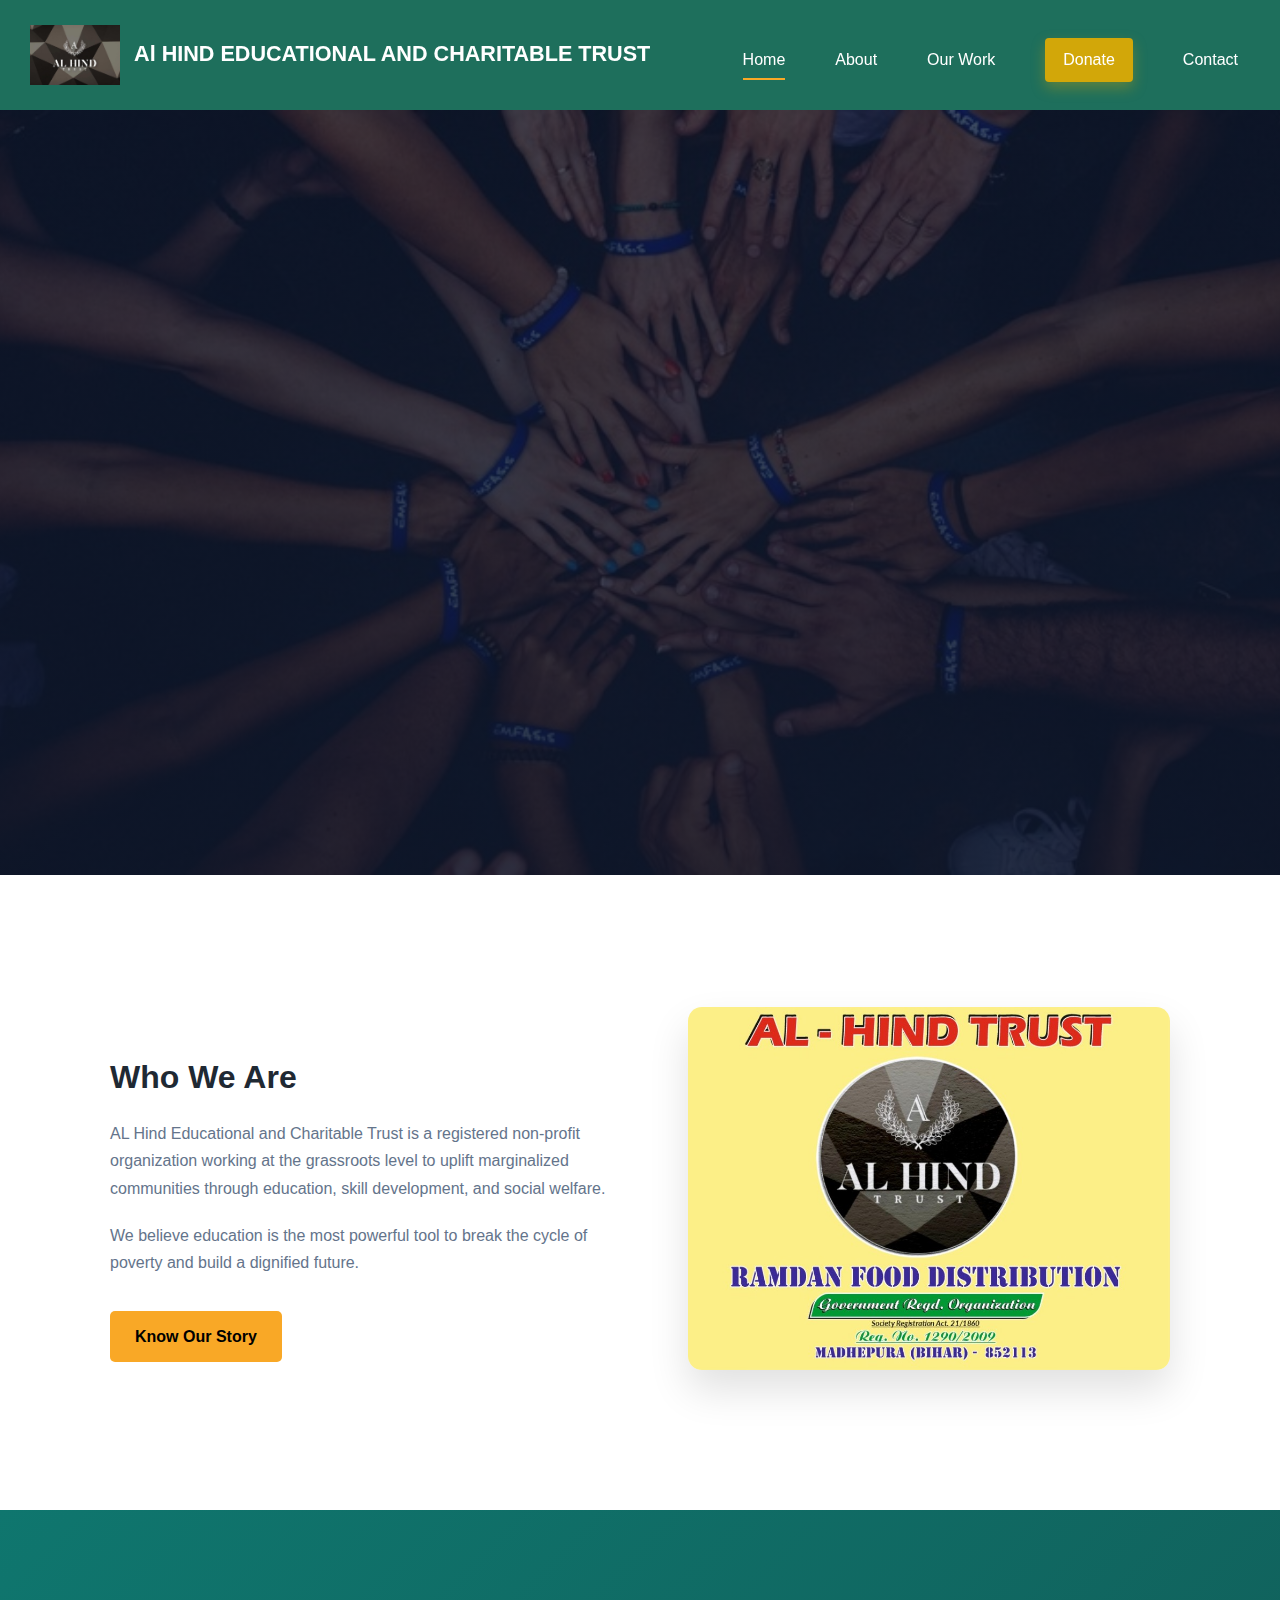
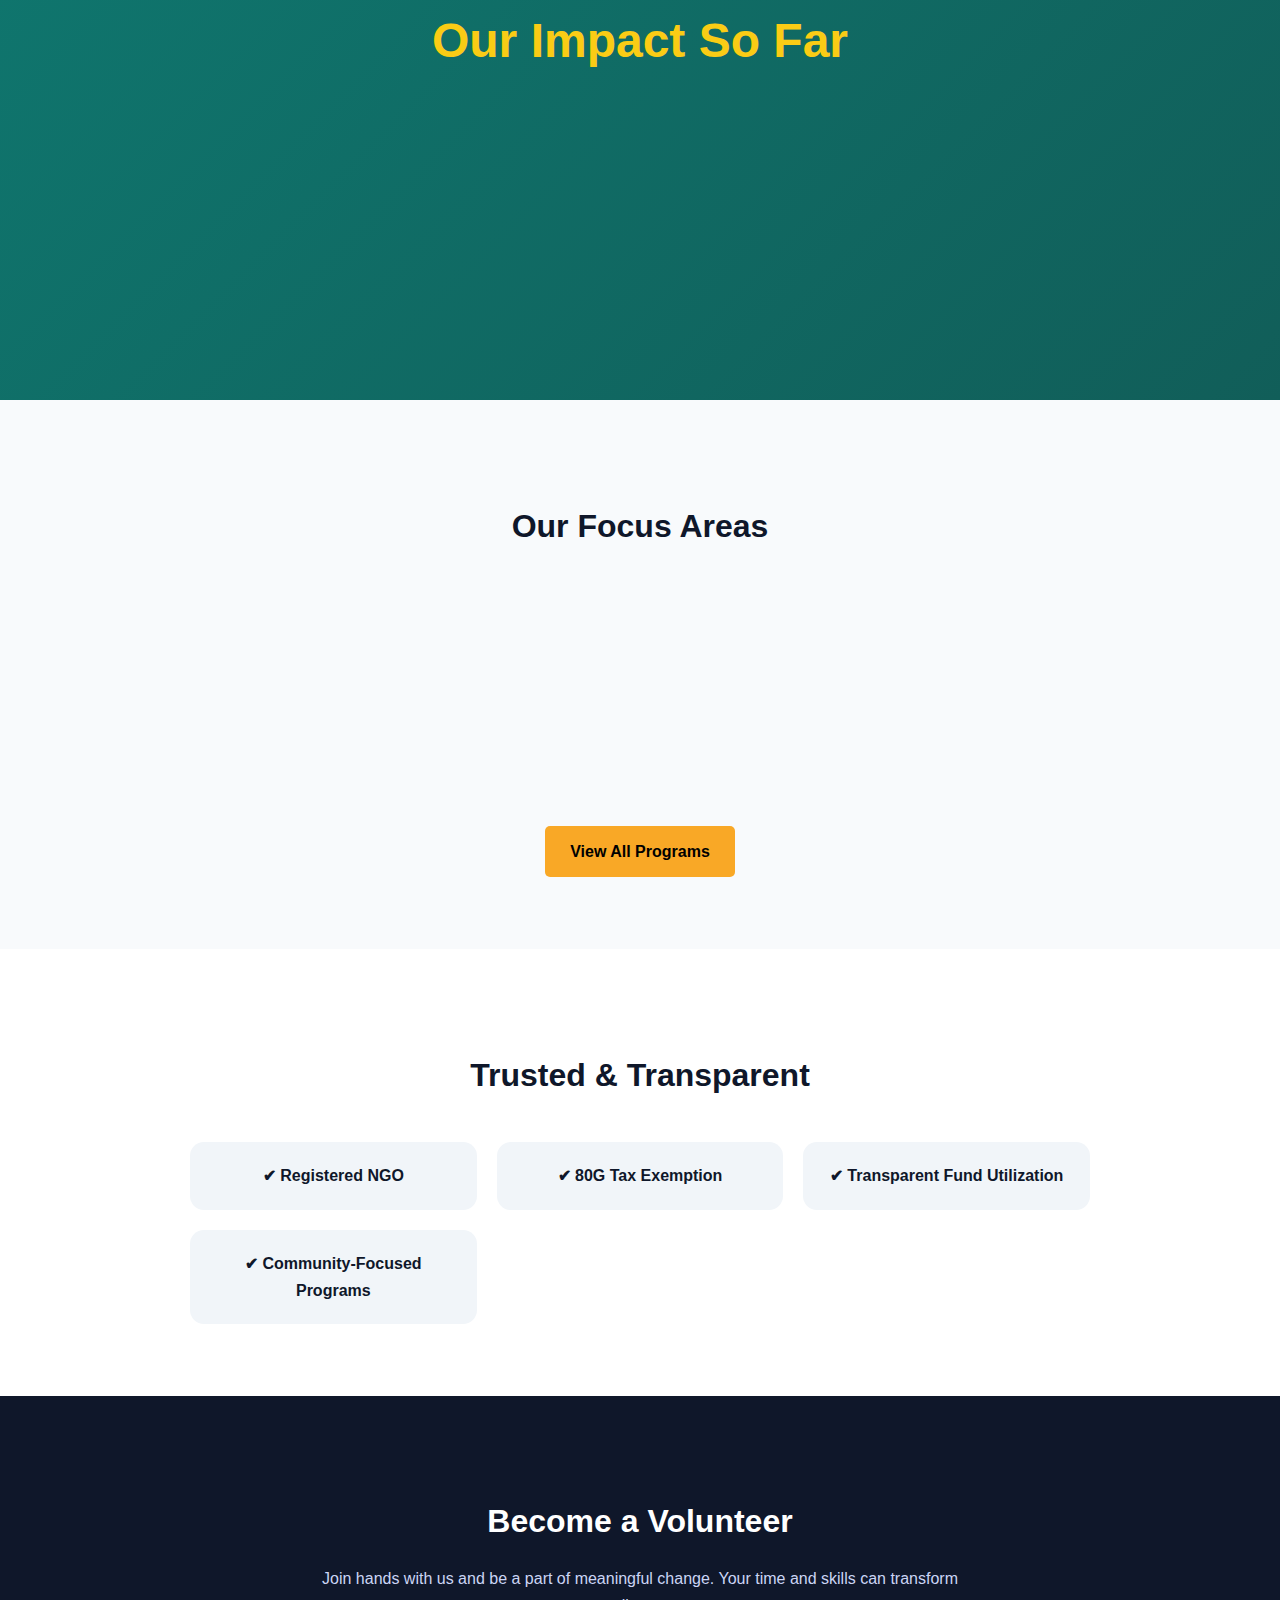
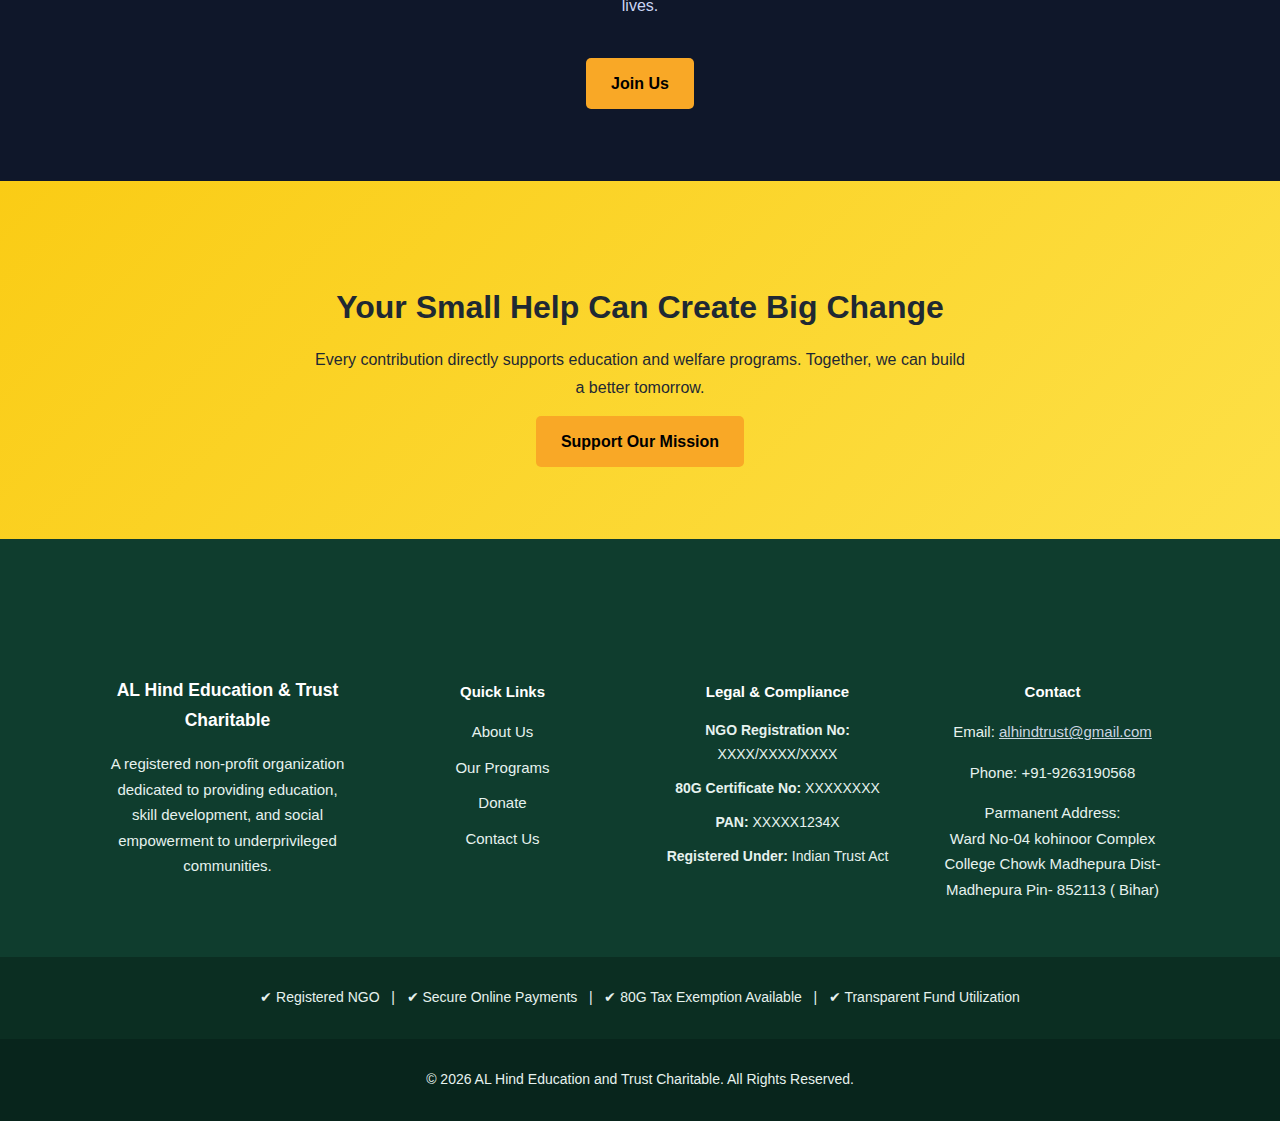
<file: index.html>
<!DOCTYPE html>
<html lang="en">

<head>
    <meta charset="UTF-8">
    <title>Al HIND EDUCATIONAL AND CHARITABLE TRUST</title>
    <meta name="viewport" content="width=device-width, initial-scale=1.0">
    <link rel="stylesheet" href="css/style.css">
    <link rel="stylesheet" href="css/pageload_animation.css">

</head>

<body>

    <!-- HEADER -->
    <div id="header"></div>

    <!-- HERO -->
    <section class="hero">
        <div class="hero-overlay"></div>
    
        <div class="hero-content fade-in delay-1">
            <h1>Educate a Child. Transform a Nation.</h1>
            <p>
                AL Hind Educational and Charitable Trust is committed to providing
                quality education, healthcare support, and community development
                for underprivileged children and families across India.
            </p>

    
            <div class="hero-buttons">
                <a href="donate.html" class="btn btn-primary">Donate Now</a>
                <a href="about.html" class="btn btn-outline">Learn More</a>
            </div>
        </div>
    </section>
    
    <!-- ABOUT SNIPPET -->
    <section class="section about-snippet">
        <div class="container two-col">
            <div>
                <h2>Who We Are</h2>
                <p>
                    AL Hind Educational and Charitable Trust is a registered non-profit
                    organization working at the grassroots level to uplift marginalized
                    communities through education, skill development, and social welfare.
                </p>
                <p>
                    We believe education is the most powerful tool to break the cycle
                    of poverty and build a dignified future.
                </p>
                <a href="about.html" class="btn btn-primary">Know Our Story</a>
            </div>
    
            <div class="image-box skeleton" style="aspect-ratio:4/3;">
                <img src="/assets/cert.jpeg" alt="Our Work" loading="lazy" decoding="async" class="skeleton-hidden">
            </div>

        </div>
    </section>


    <!-- IMPACT -->
    <section class="impact">
        <h2 class="section-titles">Our Impact So Far</h2>
    
        <div class="impact-grid">
            <div class="impact-box fade-in delay-2">
                <h3><span class="counter" data-target="1200">0</span>+</h3>
                <p>Children Educated</p>
            </div>
            <div class="impact-box fade-in delay-2">
                <h3><span class="counter" data-target="8">0</span>+</h3>
                <p>Years of Dedicated Service</p>
            </div>
            <div class="impact-box fade-in delay-2">
                <h3><span class="counter" data-target="35">0</span>+</h3>
                <p>Community Programs</p>
            </div>
            <div class="impact-box fade-in delay-2">
                <h3><span class="counter" data-target="120">0</span>+</h3>
                <p>Active Volunteers</p>
            </div>
        </div>
    </section>

    <!-- PROGRAMS PREVIEW -->
    <section class="section programs-preview">
        <h2 class="section-title">Our Focus Areas</h2>
    
        <div class="cards">
            <div class="card skeleton-card fade-in delay-3">
            
                <!-- SKELETON -->
                <div class="card-skeleton">
                    <div class="skeleton-line"></div>
                    <div class="skeleton-line short"></div>
                    <div class="skeleton-line"></div>
                </div>
            
                <!-- REAL CONTENT -->
                <div class="card-content">
                    <h3>📘 Education Support</h3>
                    <p>
                        Scholarships, learning materials, school enrollment,
                        and academic mentoring for children.
                    </p>
                </div>
            
            </div>


    
            <div class="card fade-in delay-3">
                <h3>🩺 Health & Wellbeing</h3>
                <p>
                    Health camps, nutrition awareness, and basic medical
                    support for vulnerable families.
                </p>
            </div>
    
            <div class="card fade-in delay-3">
                <h3>🛠 Skill Development</h3>
                <p>
                    Vocational training and life skills programs to promote
                    self-reliance and employment.
                </p>
            </div>
        </div>
    
        <div class="center">
            <a href="programs.html" class="btn">View All Programs</a>
        </div>
    </section>

    <!-- TRUST & TRANSPARENCY -->
    <section class="section trust">
        <h2 class="section-title">Trusted & Transparent</h2>
    
        <div class="trust-grid">
            <div>✔ Registered NGO</div>
            <div>✔ 80G Tax Exemption</div>
            <div>✔ Transparent Fund Utilization</div>
            <div>✔ Community-Focused Programs</div>
        </div>
    </section>

    
    <!-- VOLUNTEER CTA -->
    <section class="section bg-dark center">
        <h2>Become a Volunteer</h2>
        <p>
            Join hands with us and be a part of meaningful change.
            Your time and skills can transform lives.
        </p>
        <a href="contact.html" class="btn btn-outline-light">Join Us</a>
    </section>

    <section class="section donate-cta center">
        <h2>Your Small Help Can Create Big Change</h2>
        <p>
            Every contribution directly supports education and welfare programs.
            Together, we can build a better tomorrow.
        </p>
        <a href="donate.html" class="btn btn-primary btn-large">Support Our Mission</a>
    </section>


    <!-- FOOTER -->
    <div id="footer"></div>

    <script src="js/include.js"></script>
    <script src="js/main.js" defer></script>
    <script src="js/header-animate.js" defer></script>
</body>

</html>
</file>
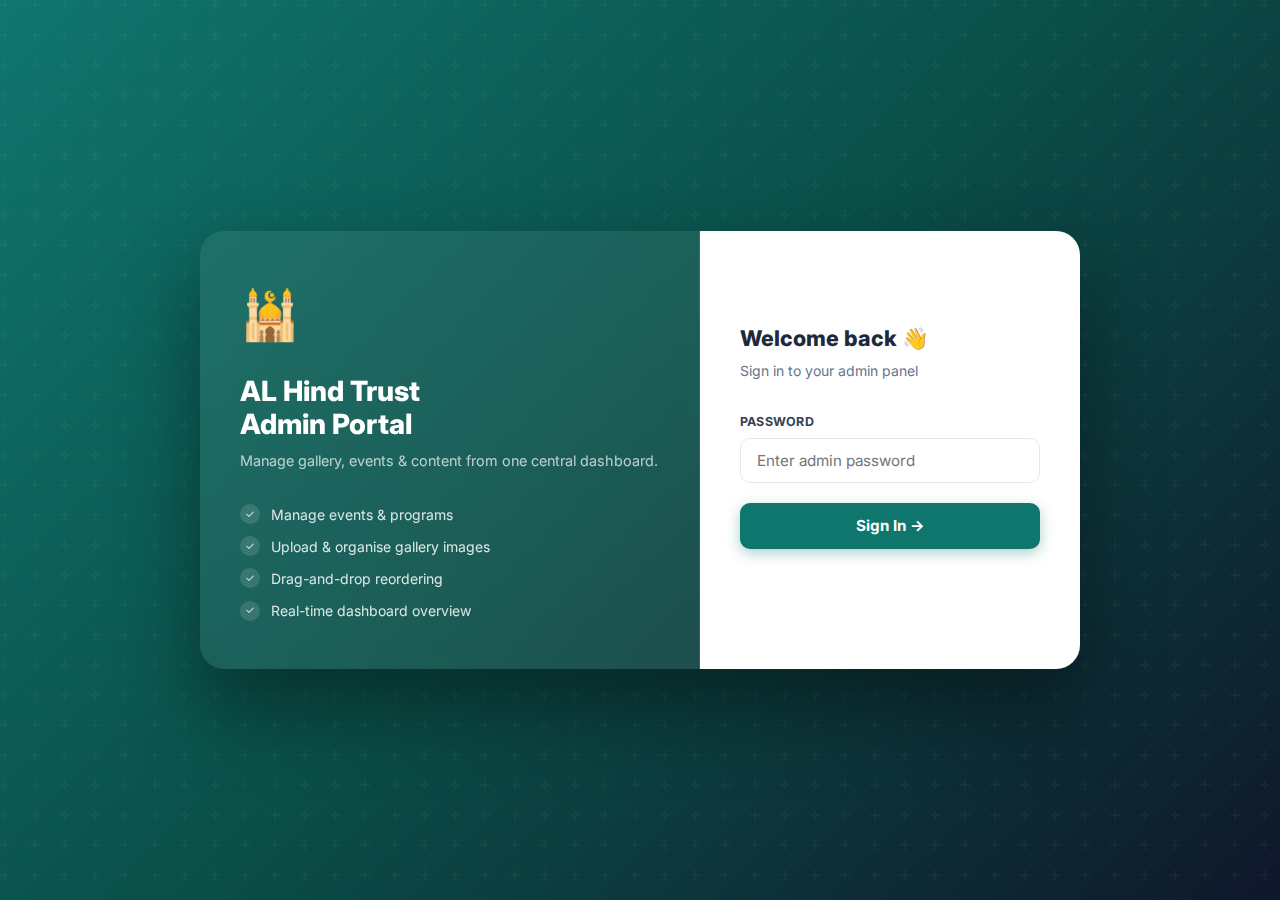
<file: admin/index.html>
<!DOCTYPE html>
<html lang="en">

<head>
  <meta charset="UTF-8">
  <title>Admin Panel — AL Hind Trust</title>
  <meta name="viewport" content="width=device-width,initial-scale=1">
  <link rel="stylesheet" href="https://cdnjs.cloudflare.com/ajax/libs/font-awesome/6.5.2/css/all.min.css">
  <style>
    @import url('https://fonts.googleapis.com/css2?family=Inter:wght@400;500;600;700;800&display=swap');

    *,
    *::before,
    *::after {
      box-sizing: border-box;
      margin: 0;
      padding: 0
    }

    :root {
      --teal: #0f766e;
      --teal-dark: #0d6561;
      --teal-deep: #0a4e48;
      --teal-pale: #f0fdf4;
      --teal-light: #ccfbf1;
      --border: #e2e8f0;
      --muted: #64748b;
      --bg: #f1f5f9;
      --card: #fff;
      --danger: #dc2626;
      --danger-bg: #fee2e2;
      --sw: 260px;
      --hh: 64px;
    }

    body {
      font-family: 'Inter', 'Segoe UI', sans-serif;
      background: var(--bg);
      color: #1e293b;
      line-height: 1.5
    }

    /* ── LOGIN ──────────────────────────── */
    #login-screen {
      display: flex;
      align-items: center;
      justify-content: center;
      min-height: 100vh;
      background: linear-gradient(135deg, #0f766e 0%, #0a4e48 50%, #0f172a 100%);
      position: relative;
      overflow: hidden;
    }

    #login-screen::before {
      content: "";
      position: absolute;
      inset: 0;
      background: url("data:image/svg+xml,%3Csvg width='60' height='60' viewBox='0 0 60 60' xmlns='http://www.w3.org/2000/svg'%3E%3Cg fill='%23fff' fill-opacity='.03'%3E%3Cpath d='M36 34v-4h-2v4h-4v2h4v4h2v-4h4v-2h-4zm0-30V0h-2v4h-4v2h4v4h2V6h4V4h-4zM6 34v-4H4v4H0v2h4v4h2v-4h4v-2H6zM6 4V0H4v4H0v2h4v4h2V6h4V4H6z'/%3E%3C/g%3E%3C/svg%3E");
    }

    .login-wrap {
      position: relative;
      z-index: 1;
      display: flex;
      width: 100%;
      max-width: 880px;
      border-radius: 24px;
      overflow: hidden;
      box-shadow: 0 40px 80px rgba(0, 0, 0, .4);
    }

    .login-left {
      flex: 1;
      background: rgba(255, 255, 255, .07);
      backdrop-filter: blur(12px);
      padding: 3rem 2.5rem;
      display: flex;
      flex-direction: column;
      justify-content: center;
      border-right: 1px solid rgba(255, 255, 255, .1);
      color: #fff;
    }

    .ll-icon {
      font-size: 3rem;
      margin-bottom: 1.5rem;
      display: block
    }

    .login-left h1 {
      font-size: 1.75rem;
      font-weight: 800;
      margin-bottom: .5rem;
      line-height: 1.2
    }

    .login-left p {
      font-size: .9rem;
      opacity: .7;
      margin-bottom: 2rem
    }

    .feat-list {
      list-style: none;
      display: flex;
      flex-direction: column;
      gap: .7rem
    }

    .feat-list li {
      display: flex;
      align-items: center;
      gap: .7rem;
      font-size: .875rem;
      opacity: .85
    }

    .feat-list li::before {
      content: "✓";
      width: 20px;
      height: 20px;
      border-radius: 50%;
      background: rgba(255, 255, 255, .15);
      display: flex;
      align-items: center;
      justify-content: center;
      font-size: .7rem;
      flex-shrink: 0;
    }

    .login-right {
      width: 380px;
      background: #fff;
      padding: 3rem 2.5rem;
      display: flex;
      flex-direction: column;
      justify-content: center;
    }

    .login-right h2 {
      font-size: 1.35rem;
      font-weight: 800;
      margin-bottom: .3rem
    }

    .lr-sub {
      color: var(--muted);
      font-size: .875rem;
      margin-bottom: 2rem
    }

    .f-lbl {
      display: block;
      font-size: .78rem;
      font-weight: 700;
      color: #374151;
      margin-bottom: .4rem;
      letter-spacing: .02em;
      text-transform: uppercase
    }

    .f-inp {
      width: 100%;
      padding: .75rem 1rem;
      border: 1.5px solid var(--border);
      border-radius: 10px;
      font-size: .95rem;
      font-family: inherit;
      margin-bottom: 1.25rem;
      transition: border-color .2s, box-shadow .2s;
    }

    .f-inp:focus {
      outline: none;
      border-color: var(--teal);
      box-shadow: 0 0 0 3px rgba(15, 118, 110, .12)
    }

    .btn-login {
      width: 100%;
      padding: .85rem;
      background: var(--teal);
      color: #fff;
      border: none;
      border-radius: 10px;
      font-size: .95rem;
      font-weight: 700;
      cursor: pointer;
      font-family: inherit;
      box-shadow: 0 4px 14px rgba(15, 118, 110, .35);
      transition: background .2s, transform .1s;
    }

    .btn-login:hover {
      background: var(--teal-dark)
    }

    .btn-login:active {
      transform: scale(.98)
    }

    .l-err {
      color: var(--danger);
      font-size: .82rem;
      margin-top: .7rem;
      min-height: 1.1rem
    }

    @media(max-width:680px) {
      .login-left {
        display: none
      }

      .login-right {
        width: 100%;
        border-radius: 24px
      }

      .login-wrap {
        max-width: 400px
      }
    }

    /* ── SHELL ──────────────────────────── */
    #admin {
      display: none
    }

    /* Topbar */
    .topbar {
      position: fixed;
      top: 0;
      left: 0;
      right: 0;
      height: var(--hh);
      background: #fff;
      border-bottom: 1px solid var(--border);
      display: flex;
      align-items: center;
      z-index: 300;
      box-shadow: 0 1px 4px rgba(0, 0, 0, .05);
    }

    .tb-brand {
      width: var(--sw);
      height: var(--hh);
      background: var(--teal);
      flex-shrink: 0;
      display: flex;
      align-items: center;
      gap: .75rem;
      padding: 0 1.25rem;
    }

    .tb-brand .bi {
      font-size: 1.4rem
    }

    .tb-brand .bt {
      color: #fff;
      font-weight: 700;
      font-size: .9rem;
      line-height: 1.2
    }

    .tb-brand .bt small {
      display: block;
      font-size: .68rem;
      font-weight: 400;
      opacity: .7
    }

    .tb-toggle {
      background: none;
      border: none;
      cursor: pointer;
      padding: .5rem .75rem;
      color: var(--muted);
      font-size: 1.25rem;
      display: none
    }

    .tb-space {
      flex: 1
    }

    .tb-search {
      display: flex;
      align-items: center;
      gap: .5rem;
      background: var(--bg);
      border: 1.5px solid var(--border);
      border-radius: 10px;
      padding: .42rem .9rem;
    }

    .tb-search input {
      border: none;
      background: none;
      font-size: .85rem;
      width: 190px;
      font-family: inherit;
      color: #1e293b
    }

    .tb-search input:focus {
      outline: none
    }

    .tb-search input::placeholder {
      color: var(--muted)
    }

    .tb-right {
      display: flex;
      align-items: center;
      gap: .65rem;
      padding: 0 1.25rem
    }

    .ext-link {
      display: flex;
      align-items: center;
      gap: .35rem;
      background: var(--bg);
      border: 1.5px solid var(--border);
      border-radius: 8px;
      padding: .38rem .8rem;
      font-size: .78rem;
      font-weight: 600;
      color: #475569;
      text-decoration: none;
      white-space: nowrap;
      transition: all .2s;
    }

    .ext-link:hover {
      border-color: var(--teal);
      color: var(--teal);
      background: var(--teal-pale)
    }

    .avatar-wrap {
      position: relative
    }

    .avatar {
      width: 34px;
      height: 34px;
      border-radius: 50%;
      background: linear-gradient(135deg, var(--teal), var(--teal-deep));
      color: #fff;
      display: flex;
      align-items: center;
      justify-content: center;
      font-weight: 700;
      font-size: .8rem;
      cursor: pointer;
      user-select: none;
    }

    .av-menu {
      position: absolute;
      top: 42px;
      right: 0;
      background: #fff;
      border: 1px solid var(--border);
      border-radius: 12px;
      padding: .5rem;
      min-width: 165px;
      box-shadow: 0 8px 24px rgba(0, 0, 0, .12);
      display: none;
      z-index: 400;
    }

    .av-menu.open {
      display: block
    }

    .av-menu .am-meta {
      padding: .4rem .7rem;
      font-size: .75rem;
      color: var(--muted)
    }

    .av-menu .am-name {
      padding: .1rem .7rem .5rem;
      font-size: .85rem;
      font-weight: 700
    }

    .av-menu hr {
      border: none;
      border-top: 1px solid var(--border);
      margin: .3rem 0
    }

    .av-menu button {
      display: block;
      width: 100%;
      text-align: left;
      padding: .5rem .7rem;
      font-size: .84rem;
      border-radius: 7px;
      border: none;
      background: none;
      cursor: pointer;
      color: #1e293b;
      font-family: inherit;
      transition: background .15s;
    }

    .av-menu button:hover {
      background: var(--bg)
    }

    .av-menu button.danger {
      color: var(--danger)
    }

    .av-menu button.danger:hover {
      background: var(--danger-bg)
    }

    /* Sidebar */
    .sidebar {
      position: fixed;
      top: var(--hh);
      left: 0;
      bottom: 0;
      width: var(--sw);
      background: #fff;
      border-right: 1px solid var(--border);
      overflow-y: auto;
      z-index: 200;
      display: flex;
      flex-direction: column;
      transition: transform .3s ease;
    }

    .sb-section {
      padding: 1.1rem 1rem .4rem
    }

    .sb-sec-lbl {
      font-size: .66rem;
      font-weight: 700;
      letter-spacing: .08em;
      text-transform: uppercase;
      color: #94a3b8;
      padding: 0 .5rem;
      margin-bottom: .4rem;
    }

    .nav-item {
      display: flex;
      align-items: center;
      gap: .7rem;
      padding: .58rem .75rem;
      border-radius: 10px;
      cursor: pointer;
      color: var(--muted);
      font-size: .855rem;
      font-weight: 500;
      transition: all .15s;
      user-select: none;
      border: none;
      background: none;
      width: 100%;
      text-align: left;
      font-family: inherit;
      position: relative;
    }

    .nav-item:hover {
      background: var(--bg);
      color: #1e293b
    }

    .nav-item.active {
      background: var(--teal-pale);
      color: var(--teal);
      font-weight: 700
    }

    .nav-item.active::before {
      content: "";
      position: absolute;
      left: 0;
      top: 18%;
      bottom: 18%;
      width: 3px;
      background: var(--teal);
      border-radius: 0 4px 4px 0;
    }

    .ni-icon {
      font-size: 1.05rem;
      flex-shrink: 0;
      width: 20px;
      text-align: center
    }

    .ni-badge {
      margin-left: auto;
      background: var(--teal-light);
      color: var(--teal);
      border-radius: 99px;
      padding: .1rem .5rem;
      font-size: .7rem;
      font-weight: 700;
    }

    .ni-badge.red {
      background: var(--danger-bg);
      color: var(--danger)
    }

    .sb-foot {
      margin-top: auto;
      padding: 1rem;
      border-top: 1px solid var(--border)
    }

    .sb-user {
      display: flex;
      align-items: center;
      gap: .7rem;
      padding: .5rem
    }

    .su-av {
      width: 32px;
      height: 32px;
      border-radius: 50%;
      background: linear-gradient(135deg, var(--teal), var(--teal-deep));
      display: flex;
      align-items: center;
      justify-content: center;
      color: #fff;
      font-weight: 700;
      font-size: .78rem;
      flex-shrink: 0;
    }

    .su-name {
      font-size: .84rem;
      font-weight: 700;
      color: #1e293b
    }

    .su-role {
      font-size: .72rem;
      color: var(--muted)
    }

    /* Main */
    .main {
      margin-left: var(--sw);
      margin-top: var(--hh);
      min-height: calc(100vh - var(--hh));
      padding: 2rem;
    }

    .pg-header {
      margin-bottom: 1.75rem
    }

    .pg-header h1 {
      font-size: 1.45rem;
      font-weight: 800;
      color: #0f172a;
      margin-bottom: .2rem
    }

    .pg-header p {
      color: var(--muted);
      font-size: .875rem
    }

    /* Panels */
    .tab-panel {
      display: none
    }

    .tab-panel.active {
      display: block
    }

    /* Stats */
    .stats-grid {
      display: grid;
      grid-template-columns: repeat(3, 1fr);
      gap: 1.1rem;
      margin-bottom: 1.75rem
    }

    .stat-card {
      background: #fff;
      border-radius: 16px;
      padding: 1.4rem;
      box-shadow: 0 1px 6px rgba(0, 0, 0, .06);
      border: 1px solid var(--border);
      position: relative;
      overflow: hidden;
    }

    .stat-card::after {
      content: "";
      position: absolute;
      bottom: 0;
      left: 0;
      right: 0;
      height: 3px
    }

    .sc-green::after {
      background: linear-gradient(90deg, #0f766e, #5eead4)
    }

    .sc-blue::after {
      background: linear-gradient(90deg, #3b82f6, #93c5fd)
    }

    .sc-amber::after {
      background: linear-gradient(90deg, #f59e0b, #fde68a)
    }

    .sc-purple::after {
      background: linear-gradient(90deg, #8b5cf6, #c4b5fd)
    }

    .stat-icon {
      width: 42px;
      height: 42px;
      border-radius: 12px;
      display: flex;
      align-items: center;
      justify-content: center;
      font-size: 1.2rem;
      margin-bottom: .9rem;
    }

    .si-green {
      background: #dcfce7;
      color: #16a34a
    }

    .si-blue {
      background: #dbeafe;
      color: #2563eb
    }

    .si-amber {
      background: #fef3c7;
      color: #d97706
    }

    .si-purple {
      background: #ede9fe;
      color: #7c3aed
    }

    .stat-val {
      font-size: 1.9rem;
      font-weight: 800;
      color: #0f172a;
      line-height: 1
    }

    .stat-lbl {
      font-size: .78rem;
      color: var(--muted);
      margin-top: .3rem;
      font-weight: 500
    }

    .stat-sub {
      font-size: .73rem;
      font-weight: 600;
      margin-top: .65rem;
      color: #059669
    }

    .stat-sub.mu {
      color: var(--muted)
    }

    /* Dash grid */
    .dash-grid {
      display: grid;
      grid-template-columns: 1.35fr 1fr;
      gap: 1.1rem;
      margin-bottom: 1.1rem
    }

    .dash-card {
      background: #fff;
      border-radius: 16px;
      padding: 1.4rem;
      box-shadow: 0 1px 6px rgba(0, 0, 0, .06);
      border: 1px solid var(--border);
    }

    .dc-title {
      font-size: .875rem;
      font-weight: 700;
      color: #1e293b;
      margin-bottom: 1.1rem;
      display: flex;
      align-items: center;
      gap: .45rem;
    }

    .dc-title .dc-ct {
      margin-left: auto;
      background: var(--bg);
      color: var(--muted);
      border-radius: 6px;
      padding: .1rem .5rem;
      font-size: .72rem;
    }

    .recent-list {
      display: flex;
      flex-direction: column;
      gap: .65rem
    }

    .ri {
      display: flex;
      align-items: center;
      gap: .85rem;
      padding: .65rem;
      border-radius: 10px;
      background: var(--bg)
    }

    .ri img {
      width: 44px;
      height: 34px;
      object-fit: cover;
      border-radius: 7px;
      flex-shrink: 0
    }

    .ri-ph {
      width: 44px;
      height: 34px;
      border-radius: 7px;
      background: #e2e8f0;
      display: flex;
      align-items: center;
      justify-content: center;
      font-size: .9rem;
      flex-shrink: 0
    }

    .ri-info {
      flex: 1;
      min-width: 0
    }

    .ri-t {
      font-size: .83rem;
      font-weight: 700;
      color: #1e293b;
      white-space: nowrap;
      overflow: hidden;
      text-overflow: ellipsis
    }

    .ri-s {
      font-size: .72rem;
      color: var(--muted);
      margin-top: .1rem
    }

    .sdot {
      width: 7px;
      height: 7px;
      border-radius: 50%;
      flex-shrink: 0
    }

    .sd-green {
      background: #22c55e
    }

    .sd-gray {
      background: #94a3b8
    }

    .gal-strip {
      display: grid;
      grid-template-columns: repeat(3, 1fr);
      gap: .55rem
    }

    .gal-strip img {
      width: 100%;
      aspect-ratio: 4/3;
      object-fit: cover;
      border-radius: 8px;
      display: block
    }

    .gal-more {
      aspect-ratio: 4/3;
      background: var(--bg);
      border-radius: 8px;
      display: flex;
      align-items: center;
      justify-content: center;
      font-size: .78rem;
      font-weight: 700;
      color: var(--muted);
      cursor: pointer;
      flex-direction: column;
      gap: .15rem;
    }

    .gal-more:hover {
      background: var(--teal-pale);
      color: var(--teal)
    }

    .qa-list {
      display: flex;
      flex-direction: column;
      gap: .5rem
    }

    .qa-btn {
      display: flex;
      align-items: center;
      gap: .7rem;
      padding: .75rem .9rem;
      border-radius: 10px;
      background: var(--bg);
      border: none;
      cursor: pointer;
      font-family: inherit;
      font-size: .855rem;
      font-weight: 600;
      color: #1e293b;
      width: 100%;
      text-align: left;
      transition: all .15s;
    }

    .qa-btn:hover {
      background: var(--teal-pale);
      color: var(--teal)
    }

    /* Panel card */
    .panel-card {
      background: #fff;
      border-radius: 16px;
      padding: 1.6rem;
      box-shadow: 0 1px 6px rgba(0, 0, 0, .06);
      border: 1px solid var(--border);
      margin-bottom: 1.4rem;
    }

    .pc-title {
      font-size: .9rem;
      font-weight: 700;
      color: #1e293b;
      margin-bottom: 1.1rem;
      display: flex;
      align-items: center;
      gap: .4rem
    }

    /* Form */
    .fg2 {
      display: grid;
      grid-template-columns: 1fr 1fr;
      gap: 1rem
    }

    .fg2 .full {
      grid-column: 1/-1
    }

    .fg {
      display: flex;
      flex-direction: column;
      gap: .32rem
    }

    .fg label {
      font-size: .75rem;
      font-weight: 700;
      color: #374151;
      letter-spacing: .02em;
      text-transform: uppercase
    }

    .fg input,
    .fg textarea,
    .fg select {
      padding: .62rem .9rem;
      border: 1.5px solid var(--border);
      border-radius: 10px;
      font-size: .875rem;
      font-family: inherit;
      background: #fff;
      transition: border-color .2s, box-shadow .2s;
    }

    .fg input:focus,
    .fg textarea:focus,
    .fg select:focus {
      outline: none;
      border-color: var(--teal);
      box-shadow: 0 0 0 3px rgba(15, 118, 110, .1);
    }

    .fg textarea {
      resize: vertical;
      min-height: 80px
    }

    .f-actions {
      display: flex;
      gap: .7rem;
      margin-top: 1.1rem;
      flex-wrap: wrap
    }

    .btn-sub {
      background: var(--teal);
      color: #fff;
      border: none;
      border-radius: 10px;
      padding: .68rem 1.4rem;
      font-size: .875rem;
      font-weight: 700;
      cursor: pointer;
      font-family: inherit;
      box-shadow: 0 3px 10px rgba(15, 118, 110, .28);
      transition: background .2s;
    }

    .btn-sub:hover {
      background: var(--teal-dark)
    }

    .btn-canc {
      background: var(--bg);
      color: #475569;
      border: 1.5px solid var(--border);
      border-radius: 10px;
      padding: .68rem 1.1rem;
      font-size: .875rem;
      font-weight: 600;
      cursor: pointer;
      font-family: inherit;
    }

    .btn-canc:hover {
      background: var(--border)
    }

    .img-uz {
      border: 2px dashed #cbd5e1;
      border-radius: 10px;
      padding: 1.25rem;
      text-align: center;
      cursor: pointer;
      color: var(--muted);
      font-size: .84rem;
      transition: border-color .2s, background .2s;
    }

    .img-uz:hover,
    .img-uz.drag-over {
      border-color: var(--teal);
      background: var(--teal-pale)
    }

    .img-uz input[type=file] {
      display: none
    }

    .ip-wrap {
      position: relative;
      display: inline-block;
      margin-top: .7rem
    }

    .ip-img {
      width: 110px;
      height: 74px;
      object-fit: cover;
      border-radius: 8px;
      display: block
    }

    .ip-clr {
      position: absolute;
      top: -7px;
      right: -7px;
      background: var(--danger);
      color: #fff;
      border: none;
      border-radius: 50%;
      width: 19px;
      height: 19px;
      font-size: .6rem;
      cursor: pointer;
      display: flex;
      align-items: center;
      justify-content: center;
    }

    /* Table */
    .sec-bar {
      display: flex;
      justify-content: space-between;
      align-items: center;
      margin-bottom: 1.1rem;
      flex-wrap: wrap;
      gap: .7rem
    }

    .sec-bar h2 {
      font-size: .9rem;
      font-weight: 700;
      color: #1e293b
    }

    .cpill {
      background: #e0f2fe;
      color: #0369a1;
      border-radius: 99px;
      padding: .22rem .75rem;
      font-size: .75rem;
      font-weight: 700
    }

    .tbl-wrap {
      overflow-x: auto;
      border-radius: 14px;
      border: 1px solid var(--border)
    }

    table {
      width: 100%;
      border-collapse: collapse;
      font-size: .83rem
    }

    thead {
      background: #f8fafc
    }

    th {
      padding: .75rem 1rem;
      text-align: left;
      font-weight: 700;
      color: #374151;
      border-bottom: 1px solid var(--border);
      white-space: nowrap;
      font-size: .75rem;
      text-transform: uppercase;
      letter-spacing: .04em
    }

    td {
      padding: .75rem 1rem;
      border-bottom: 1px solid var(--border);
      vertical-align: middle
    }

    tr:last-child td {
      border-bottom: none
    }

    tbody tr {
      transition: background .12s
    }

    tbody tr:hover td {
      background: #f8fafc
    }

    .tbl-img {
      width: 50px;
      height: 36px;
      object-fit: cover;
      border-radius: 7px;
      display: block
    }

    .tbl-ph {
      width: 50px;
      height: 36px;
      background: var(--bg);
      border-radius: 7px;
      display: flex;
      align-items: center;
      justify-content: center;
      font-size: .95rem
    }

    .spill {
      border-radius: 99px;
      padding: .22rem .65rem;
      font-size: .7rem;
      font-weight: 700;
      white-space: nowrap;
      letter-spacing: .03em
    }

    .sp-up {
      background: #dcfce7;
      color: #166534
    }

    .sp-past {
      background: #f1f5f9;
      color: #64748b
    }

    .cat-tag {
      background: var(--teal-pale);
      color: var(--teal);
      border: 1px solid var(--teal-light);
      border-radius: 6px;
      font-size: .7rem;
      padding: .14rem .5rem;
      white-space: nowrap;
      font-weight: 700
    }

    .tbl-acts {
      display: flex;
      gap: .35rem
    }

    .btn-ed {
      background: #eff6ff;
      color: #1d4ed8;
      border: none;
      border-radius: 7px;
      padding: .28rem .65rem;
      font-size: .76rem;
      font-weight: 700;
      cursor: pointer;
      transition: background .15s
    }

    .btn-ed:hover {
      background: #dbeafe
    }

    .btn-rm {
      background: var(--danger-bg);
      color: var(--danger);
      border: none;
      border-radius: 7px;
      padding: .28rem .65rem;
      font-size: .76rem;
      font-weight: 700;
      cursor: pointer;
      transition: background .15s
    }

    .btn-rm:hover {
      background: #fecaca
    }

    .empty-r td {
      text-align: center;
      padding: 3rem;
      color: #94a3b8;
      font-size: .875rem
    }

    /* Gallery */
    .drop-zone {
      border: 2.5px dashed #cbd5e1;
      border-radius: 14px;
      padding: 2.25rem 1.5rem;
      text-align: center;
      cursor: pointer;
      color: var(--muted);
      transition: border-color .2s, background .2s;
    }

    .drop-zone:hover,
    .drop-zone.drag-over {
      border-color: var(--teal);
      background: var(--teal-pale)
    }

    .drop-zone input[type=file] {
      display: none
    }

    .dzi {
      font-size: 2.1rem;
      display: flex;
      justify-content: center;
      align-items: center;
      width: 54px;
      height: 54px;
      border-radius: 50%;
      background: var(--bg);
      border: 1.5px solid var(--border);
      margin: 0 auto .75rem;
      color: var(--teal);
    }

    .dzi i {
      font-size: 1.3rem;
    }

    .dz-strong {
      color: var(--teal);
      font-weight: 700
    }

    .prev-strip {
      display: flex;
      gap: .55rem;
      flex-wrap: wrap;
      margin-top: .9rem
    }

    .prev-thumb {
      width: 66px;
      height: 50px;
      border-radius: 8px;
      object-fit: cover;
      border: 2px solid var(--border)
    }

    .upl-row {
      display: flex;
      gap: .7rem;
      margin-top: .9rem;
      flex-wrap: wrap
    }

    .upl-row input {
      flex: 1;
      min-width: 160px;
      padding: .6rem .9rem;
      border: 1.5px solid var(--border);
      border-radius: 10px;
      font-size: .875rem;
      font-family: inherit
    }

    .upl-row input:focus {
      outline: none;
      border-color: var(--teal)
    }

    .btn-add {
      background: var(--teal);
      color: #fff;
      border: none;
      border-radius: 10px;
      padding: .6rem 1.2rem;
      font-size: .875rem;
      font-weight: 700;
      cursor: pointer;
      font-family: inherit;
      white-space: nowrap;
      box-shadow: 0 3px 10px rgba(15, 118, 110, .25);
    }

    .btn-add:hover {
      background: var(--teal-dark)
    }

    .adm-grid {
      display: grid;
      grid-template-columns: repeat(auto-fill, minmax(185px, 1fr));
      gap: 1.05rem
    }

    .adm-card {
      background: #fff;
      border-radius: 14px;
      overflow: hidden;
      cursor: grab;
      box-shadow: 0 1px 6px rgba(0, 0, 0, .07);
      border: 2px solid transparent;
      position: relative;
      transition: box-shadow .2s, border-color .2s;
    }

    .adm-card:hover {
      box-shadow: 0 4px 18px rgba(0, 0, 0, .11)
    }

    .adm-card.dragging {
      opacity: .42;
      cursor: grabbing
    }

    .adm-card.drop-target {
      border-color: var(--teal);
      background: var(--teal-pale)
    }

    .adm-card img {
      width: 100%;
      aspect-ratio: 4/3;
      object-fit: cover;
      display: block;
      pointer-events: none
    }

    .drag-h {
      position: absolute;
      top: 7px;
      left: 7px;
      background: rgba(0, 0, 0, .55);
      color: #fff;
      border-radius: 6px;
      padding: 3px 6px;
      font-size: .62rem;
      letter-spacing: .05em
    }

    .ord-b {
      position: absolute;
      top: 7px;
      right: 7px;
      background: rgba(0, 0, 0, .55);
      color: #fff;
      border-radius: 6px;
      padding: 2px 7px;
      font-size: .68rem;
      font-weight: 700
    }

    .acb {
      padding: .75rem
    }

    .cap-inp {
      width: 100%;
      border: 1.5px solid var(--border);
      border-radius: 8px;
      padding: .38rem .58rem;
      font-size: .8rem;
      margin-bottom: .55rem;
      font-family: inherit;
      transition: border-color .2s
    }

    .cap-inp:focus {
      outline: none;
      border-color: var(--teal)
    }

    .card-acts {
      display: flex;
      gap: .4rem
    }

    .btn-sv {
      flex: 1;
      background: var(--teal);
      color: #fff;
      border: none;
      border-radius: 7px;
      padding: .33rem;
      font-size: .76rem;
      font-weight: 700;
      cursor: pointer
    }

    .btn-sv:hover {
      background: var(--teal-dark)
    }

    .btn-dl {
      flex: 1;
      background: var(--danger-bg);
      color: var(--danger);
      border: none;
      border-radius: 7px;
      padding: .33rem;
      font-size: .76rem;
      font-weight: 700;
      cursor: pointer
    }

    .btn-dl:hover {
      background: #fecaca
    }

    .gal-empty {
      grid-column: 1/-1;
      text-align: center;
      padding: 4rem 2rem;
      color: #94a3b8
    }

    /* Modal */
    .modal-ov {
      position: fixed;
      inset: 0;
      background: rgba(15, 23, 42, .6);
      display: none;
      align-items: center;
      justify-content: center;
      z-index: 500;
      padding: 1rem;
      backdrop-filter: blur(3px);
    }

    .modal-ov.open {
      display: flex
    }

    .modal {
      background: #fff;
      border-radius: 20px;
      padding: 2rem;
      width: 100%;
      max-width: 620px;
      max-height: 92vh;
      overflow-y: auto;
      box-shadow: 0 30px 80px rgba(0, 0, 0, .25);
    }

    .mh {
      display: flex;
      justify-content: space-between;
      align-items: center;
      margin-bottom: 1.4rem;
      padding-bottom: 1rem;
      border-bottom: 1px solid var(--border)
    }

    .mh h2 {
      font-size: 1.05rem;
      font-weight: 700;
      color: var(--teal)
    }

    .mcl {
      background: var(--bg);
      border: none;
      border-radius: 8px;
      width: 30px;
      height: 30px;
      font-size: .95rem;
      cursor: pointer;
      display: flex;
      align-items: center;
      justify-content: center;
      color: var(--muted)
    }

    .mcl:hover {
      background: var(--danger-bg);
      color: var(--danger)
    }

    /* Donation / Message rows */
    .row-unread td {
      background: #fffbeb !important;
      font-weight: 600;
    }

    .row-unread td:first-child {
      border-left: 3px solid var(--warning, #f59e0b);
    }

    .msg-preview {
      max-width: 220px;
      white-space: nowrap;
      overflow: hidden;
      text-overflow: ellipsis;
      color: var(--muted);
      font-size: .8rem;
    }

    .btn-view {
      background: var(--teal-pale);
      color: var(--teal);
      border: none;
      border-radius: 7px;
      padding: .28rem .65rem;
      font-size: .76rem;
      font-weight: 700;
      cursor: pointer;
    }

    .btn-view:hover {
      background: var(--teal-light);
    }

    .don-amount {
      font-weight: 800;
      color: #059669;
      font-size: .9rem;
    }

    .don-method {
      background: #f0f9ff;
      color: #0369a1;
      border-radius: 6px;
      padding: .14rem .5rem;
      font-size: .72rem;
      font-weight: 700;
    }

    .msg-type {
      background: var(--teal-pale);
      color: var(--teal);
      border: 1px solid var(--teal-light);
      border-radius: 6px;
      font-size: .7rem;
      padding: .14rem .5rem;
      font-weight: 700;
    }

    .status-paid {
      background: #dcfce7;
      color: #166534;
      border-radius: 99px;
      padding: .2rem .6rem;
      font-size: .7rem;
      font-weight: 700;
    }

    .status-pending {
      background: #fef3c7;
      color: #92400e;
      border-radius: 99px;
      padding: .2rem .6rem;
      font-size: .7rem;
      font-weight: 700;
    }

    /* Message detail modal */
    .msg-detail {
      line-height: 1.7;
    }

    .msg-detail .md-label {
      font-size: .72rem;
      font-weight: 700;
      text-transform: uppercase;
      letter-spacing: .06em;
      color: var(--muted);
      margin-bottom: .2rem;
    }

    .msg-detail .md-val {
      font-size: .9rem;
      color: #1e293b;
      margin-bottom: 1rem;
    }

    .msg-detail .md-body {
      background: var(--bg);
      border-radius: 10px;
      padding: 1rem;
      font-size: .875rem;
      color: #1e293b;
      line-height: 1.6;
      margin-top: .2rem;
      white-space: pre-wrap;
    }

    /* Gallery action icon buttons */
    .gal-act-btn {
      width: 28px;
      height: 28px;
      border-radius: 7px;
      border: 1.5px solid var(--border);
      background: var(--card);
      cursor: pointer;
      display: inline-flex;
      align-items: center;
      justify-content: center;
      color: var(--muted);
      transition: background .15s, border-color .15s;
    }

    .gal-act-btn:hover {
      background: var(--bg);
      border-color: #cbd5e1;
      color: #1e293b;
    }

    .gal-act-del:hover {
      background: var(--danger-bg) !important;
      border-color: #fca5a5 !important;
      color: var(--danger) !important;
    }

    .gal-tbl {
      table-layout: fixed;
    }

    /* Stat red sub */
    .stat-sub.red {
      color: var(--danger);
    }

    /* Toast */
    #toast {
      position: fixed;
      bottom: 1.5rem;
      right: 1.5rem;
      background: #0f172a;
      color: #fff;
      padding: .72rem 1.2rem;
      border-radius: 12px;
      font-size: .858rem;
      opacity: 0;
      transform: translateY(10px);
      transition: opacity .3s, transform .3s;
      pointer-events: none;
      z-index: 9999;
      display: flex;
      align-items: center;
      gap: .55rem;
      box-shadow: 0 8px 24px rgba(0, 0, 0, .2);
      max-width: 310px;
    }

    #toast.show {
      opacity: 1;
      transform: translateY(0)
    }

    #toast.success {
      background: #059669
    }

    #toast.error {
      background: var(--danger)
    }

    /* Responsive */
    @media(max-width:1100px) {
      .stats-grid {
        grid-template-columns: repeat(2, 1fr)
      }

      .dash-grid {
        grid-template-columns: 1fr
      }
    }

    @media(max-width:900px) {
      .sidebar {
        transform: translateX(-100%)
      }

      .sidebar.open {
        transform: translateX(0);
        box-shadow: 4px 0 20px rgba(0, 0, 0, .15)
      }

      .main {
        margin-left: 0
      }

      .tb-brand {
        width: auto
      }

      .tb-toggle {
        display: block
      }

      .tb-search {
        display: none
      }

      .fg2 {
        grid-template-columns: 1fr
      }
    }

    @media(max-width:600px) {
      .stats-grid {
        grid-template-columns: 1fr 1fr
      }

      .main {
        padding: 1.1rem 1rem
      }
    }
  </style>
</head>

<body>

  <!-- LOGIN -->
  <div id="login-screen">
    <div class="login-wrap">
      <div class="login-left">
        <span class="ll-icon">🕌</span>
        <h1>AL Hind Trust<br>Admin Portal</h1>
        <p>Manage gallery, events &amp; content from one central dashboard.</p>
        <ul class="feat-list">
          <li>Manage events &amp; programs</li>
          <li>Upload &amp; organise gallery images</li>
          <li>Drag-and-drop reordering</li>
          <li>Real-time dashboard overview</li>
        </ul>
      </div>
      <div class="login-right">
        <h2>Welcome back 👋</h2>
        <p class="lr-sub">Sign in to your admin panel</p>
        <label class="f-lbl" for="pwd-input">Password</label>
        <input type="password" id="pwd-input" class="f-inp" placeholder="Enter admin password"
          autocomplete="current-password">
        <button class="btn-login" onclick="doLogin()">Sign In →</button>
        <p class="l-err" id="l-err"></p>
      </div>
    </div>
  </div>

  <!-- ADMIN -->
  <div id="admin">

    <!-- Topbar -->
    <div class="topbar">
      <div class="tb-brand">
        <span class="bi">🕌</span>
        <div class="bt">AL Hind Trust<small>Admin Panel</small></div>
      </div>
      <button class="tb-toggle" onclick="toggleSidebar()">☰</button>
      <div class="tb-space"></div>
      <div class="tb-search">
        <i class="fa-solid fa-magnifying-glass"></i>
        <input type="text" placeholder="Search events…" id="gsearch" oninput="gSearch()">
      </div>
      <div class="tb-right">
        <a href="gallery.html" target="_blank" class="ext-link"><i class="fa-solid fa-images"></i> Gallery ↗</a>
        <a href="events.html" target="_blank" class="ext-link"><i class="fa-solid fa-calendar-days"></i> Events ↗</a>
        <div class="avatar-wrap">
          <div class="avatar" onclick="toggleAvMenu()" id="av-btn">A
            <div class="av-menu" id="av-menu">
              <div class="am-meta">Signed in as</div>
              <div class="am-name">Admin</div>
              <hr>
              <button class="danger" onclick="doLogout()"><i class="fa-solid fa-right-from-bracket"></i> Sign
                Out</button>
            </div>
          </div>
        </div>
      </div>
    </div>

    <!-- Sidebar -->
    <aside class="sidebar" id="sidebar">
      <div class="sb-section">
        <div class="sb-sec-lbl">Main</div>
        <button class="nav-item active" onclick="goTo('dashboard')" data-page="dashboard">
          <span class="ni-icon"><i class="fa-solid fa-gauge-high"></i></span>Dashboard
        </button>
      </div>
      <div class="sb-section">
        <div class="sb-sec-lbl">Content</div>
        <button class="nav-item" onclick="goTo('events')" data-page="events">
          <span class="ni-icon"><i class="fa-solid fa-calendar-days"></i></span>Events
          <span class="ni-badge" id="sb-ec">0</span>
        </button>
        <button class="nav-item" onclick="goTo('gallery')" data-page="gallery">
          <span class="ni-icon"><i class="fa-solid fa-images"></i></span>Gallery
          <span class="ni-badge" id="sb-gc">0</span>
        </button>
      </div>
      <div class="sb-section">
        <div class="sb-sec-lbl">Inbox</div>
        <button class="nav-item" onclick="goTo('donations')" data-page="donations">
          <span class="ni-icon"><i class="fa-solid fa-hand-holding-dollar"></i></span>Donations
          <span class="ni-badge red" id="sb-don-count">0</span>
        </button>
        <button class="nav-item" onclick="goTo('messages')" data-page="messages">
          <span class="ni-icon"><i class="fa-solid fa-envelope-open-text"></i></span>Messages
          <span class="ni-badge red" id="sb-msg-count">0</span>
        </button>
      </div>
      <div class="sb-section">
        <div class="sb-sec-lbl">Actions</div>
        <button class="nav-item" onclick="goTo('add-event')" data-page="add-event">
          <span class="ni-icon"><i class="fa-solid fa-calendar-plus"></i></span>Add Event
        </button>
        <button class="nav-item" onclick="goTo('upload')" data-page="upload">
          <span class="ni-icon"><i class="fa-solid fa-cloud-arrow-up"></i></span>Upload Images
        </button>
      </div>
      <div class="sb-foot">
        <div class="sb-user">
          <div class="su-av">A</div>
          <div>
            <div class="su-name">Admin</div>
            <div class="su-role">Super Admin</div>
          </div>
        </div>
      </div>
    </aside>

    <!-- Main -->
    <main class="main" id="main-area">

      <!-- DASHBOARD -->
      <div class="tab-panel active" id="page-dashboard">
        <div class="pg-header">
          <h1>Dashboard</h1>
          <p>Welcome back! Here's an overview.</p>
        </div>
        <div class="stats-grid">
          <div class="stat-card sc-green">
            <div class="stat-icon si-green"><i class="fa-solid fa-calendar-days"></i></div>
            <div class="stat-val" id="sv-total">0</div>
            <div class="stat-lbl">Total Events</div>
            <div class="stat-sub" id="sv-up">↑ 0 upcoming</div>
          </div>
          <div class="stat-card sc-blue">
            <div class="stat-icon si-blue"><i class="fa-solid fa-images"></i></div>
            <div class="stat-val" id="sv-gal">0</div>
            <div class="stat-lbl">Gallery Images</div>
            <div class="stat-sub mu">Across all categories</div>
          </div>
          <div class="stat-card sc-amber">
            <div class="stat-icon si-amber">✅</div>
            <div class="stat-val" id="sv-past">0</div>
            <div class="stat-lbl">Past Events</div>
            <div class="stat-sub mu">Completed programs</div>
          </div>
          <div class="stat-card sc-purple">
            <div class="stat-icon si-purple">📍</div>
            <div class="stat-val" id="sv-locs">0</div>
            <div class="stat-lbl">Locations Covered</div>
            <div class="stat-sub mu">Unique locations</div>
          </div>
          <div class="stat-card sc-amber">
            <div class="stat-icon si-amber"><i class="fa-solid fa-hand-holding-dollar"></i></div>
            <div class="stat-val" id="sv-don">0</div>
            <div class="stat-lbl">Total Donations</div>
            <div class="stat-sub" id="sv-don-amt">₹0 raised</div>
          </div>
          <div class="stat-card sc-blue">
            <div class="stat-icon si-blue"><i class="fa-solid fa-envelope-open-text"></i></div>
            <div class="stat-val" id="sv-msg">0</div>
            <div class="stat-lbl">Messages</div>
            <div class="stat-sub mu" id="sv-msg-unread">0 unread</div>
          </div>
        </div>
        <div class="dash-grid">
          <div class="dash-card">
            <div class="dc-title"><i class="fa-solid fa-calendar-days"></i> Recent Events <span class="dc-ct"
                id="dc-ec">0</span></div>
            <div class="recent-list" id="dash-events"></div>
          </div>
          <div style="display:flex;flex-direction:column;gap:1.1rem">
            <div class="dash-card">
              <div class="dc-title"><i class="fa-solid fa-images"></i> Gallery Preview</div>
              <div class="gal-strip" id="dash-gal-strip"></div>
            </div>
            <div class="dash-card">
              <div class="dc-title">⚡ Quick Actions</div>
              <div class="qa-list">
                <button class="qa-btn" onclick="goTo('add-event')"><i class="fa-solid fa-calendar-plus"></i> Add New
                  Event</button>
                <button class="qa-btn" onclick="goTo('upload')"><i class="fa-solid fa-cloud-arrow-up"></i> Upload
                  Gallery Images</button>
                <button class="qa-btn" onclick="goTo('events')"><i class="fa-solid fa-list-check"></i> Manage All
                  Events</button>
                <button class="qa-btn" onclick="goTo('gallery')"><span>🗂️</span> Manage Gallery</button>
              </div>
            </div>
          </div>
        </div>
      </div>

      <!-- EVENTS LIST -->
      <div class="tab-panel" id="page-events">
        <div class="pg-header">
          <h1><i class="fa-solid fa-calendar-days"></i> Events</h1>
          <p>Manage all events and activities.</p>
        </div>
        <div class="sec-bar">
          <h2>All Events</h2>
          <div style="display:flex;gap:.7rem;align-items:center;flex-wrap:wrap">
            <span class="cpill" id="evt-cnt">0 events</span>
            <button class="btn-sub" style="padding:.42rem .95rem;font-size:.8rem;" onclick="goTo('add-event')"><i
                class="fa-solid fa-plus"></i> Add
              Event</button>
          </div>
        </div>
        <div class="tbl-wrap">
          <table>
            <thead>
              <tr>
                <th></th>
                <th>Title</th>
                <th>Date</th>
                <th>Status</th>
                <th>Category</th>
                <th>Location</th>
                <th>Actions</th>
              </tr>
            </thead>
            <tbody id="evt-tbody"></tbody>
          </table>
        </div>
      </div>

      <!-- ADD EVENT -->
      <div class="tab-panel" id="page-add-event">
        <div class="pg-header">
          <h1 id="ae-title"><i class="fa-solid fa-calendar-plus"></i> Add New Event</h1>
          <p>Fill in the details to publish an event on the public page.</p>
        </div>
        <div class="panel-card">
          <div class="fg2">
            <div class="fg"><label>Event Title *</label><input type="text" id="ef-title"
                placeholder="Free Medical Camp"></div>
            <div class="fg"><label>Date *</label><input type="date" id="ef-date"></div>
            <div class="fg"><label>Location</label><input type="text" id="ef-location" placeholder="Madhepura, Bihar">
            </div>
            <div class="fg"><label>Category</label>
              <select id="ef-cat">
                <option value="">-- Select --</option>
                <option>Health</option>
                <option>Education</option>
                <option>Welfare</option>
                <option>Community</option>
                <option>Awareness</option>
                <option>Volunteer</option>
                <option>Other</option>
              </select>
            </div>
            <div class="fg full"><label>Description</label><textarea id="ef-desc"
                placeholder="Brief description…"></textarea></div>
            <div class="fg"><label>Map Search Query</label><input type="text" id="ef-map" placeholder="Madhepura,Bihar">
            </div>
            <div class="fg"><label>Join / Register Link</label><input type="text" id="ef-link"
                placeholder="join.html or https://…"></div>
            <div class="fg full">
              <label>Event Image</label>
              <div class="img-uz" id="ef-uz" onclick="document.getElementById('ef-img-file').click()">
                📷 Click to upload image
                <input type="file" id="ef-img-file" accept="image/*" onchange="handleEvtImg(this)">
                <div class="ip-wrap" id="ef-ip-wrap" style="display:none">
                  <img id="ef-ip" class="ip-img" alt="">
                  <button class="ip-clr" onclick="clearEvtImg(event)"><i class="fa-solid fa-xmark"></i></button>
                </div>
              </div>
              <input type="text" id="ef-img-url"
                style="margin-top:.5rem;padding:.6rem .9rem;border:1.5px solid var(--border);border-radius:10px;font-size:.875rem;font-family:inherit;width:100%"
                placeholder="Or paste image URL: images/event1.jpg" oninput="syncImgUrl()">
            </div>
          </div>
          <div class="f-actions">
            <button class="btn-sub" id="ef-sub" onclick="submitEvent()"><i class="fa-solid fa-plus"></i> Add
              Event</button>
            <button class="btn-canc" id="ef-canc" style="display:none" onclick="cancelEdit()">Cancel</button>
          </div>
        </div>
      </div>

      <!-- GALLERY -->
      <div class="tab-panel" id="page-gallery">
        <div class="pg-header">
          <h1><i class="fa-solid fa-images"></i> Gallery</h1>
          <p>Manage images — drag to reorder, toggle visibility, edit captions.</p>
        </div>
        <div class="sec-bar">
          <h2>All Images</h2>
          <div style="display:flex;gap:.65rem;align-items:center;flex-wrap:wrap">
            <span class="cpill" id="gal-cpill">0 images</span>
            <button class="btn-sub" style="padding:.42rem .95rem;font-size:.8rem;" onclick="goTo('upload')"><i
                class="fa-solid fa-cloud-arrow-up"></i>
              Upload</button>
            <div class="gal-view-toggle">
              <button class="gvt-btn active" id="gvt-grid" onclick="switchGalView('grid')" title="Grid view">⊞</button>
              <button class="gvt-btn" id="gvt-table" onclick="switchGalView('table')" title="Table view">☰</button>
            </div>
            <button
              style="background:var(--danger-bg);color:var(--danger);border:none;border-radius:8px;padding:.42rem .95rem;font-size:.8rem;cursor:pointer;font-weight:700;"
              onclick="clearAllGal()">Clear All</button>
          </div>
        </div>

        <!-- GRID VIEW -->
        <div id="gal-grid-view">
          <p style="color:var(--muted);font-size:.82rem;margin-bottom:1.1rem;"><i class="fa-solid fa-circle-info"></i>
            Drag cards to reorder · Toggle <i class="fa-solid fa-eye"></i> to
            show/hide on public site</p>
          <div class="adm-grid" id="gal-grid"></div>
        </div>

        <!-- TABLE VIEW -->
        <div id="gal-table-view" style="display:none">
          <div class="tbl-wrap" style="margin-top:.5rem">
            <table class="gal-tbl">
              <colgroup>
                <col style="width:42px">
                <col style="width:72px">
                <col style="width:180px">
                <col style="width:140px">
                <col style="width:100px">
                <col style="width:96px">
                <col style="width:100px">
                <col style="width:96px">
              </colgroup>
              <thead>
                <tr>
                  <th>#</th>
                  <th>Image</th>
                  <th>Title</th>
                  <th>Caption</th>
                  <th>Category</th>
                  <th>Status</th>
                  <th>Date</th>
                  <th>Actions</th>
                </tr>
              </thead>
              <tbody id="gal-tbody"></tbody>
            </table>
          </div>
        </div>
      </div>

      <!-- UPLOAD -->
      <div class="tab-panel" id="page-upload">
        <div class="pg-header">
          <h1><i class="fa-solid fa-cloud-arrow-up"></i> Upload Images</h1>
          <p>Add new images to the public gallery.</p>
        </div>
        <div class="panel-card">
          <p
            style="font-size:.78rem;font-weight:700;text-transform:uppercase;letter-spacing:.05em;color:var(--muted);margin-bottom:.6rem;">
            Image File</p>
          <div class="drop-zone" id="gal-dz" onclick="document.getElementById('gal-fi').click()">
            <span class="dzi"><i class="fa-solid fa-cloud-arrow-up"></i></span>
            <p><span class="dz-strong">Drag &amp; drop an image here, or</span> <span
                style="color:var(--teal);font-weight:700;cursor:pointer;">click to browse</span></p>
            <small style="display:block;margin-top:.4rem;">JPG, PNG, WEBP, GIF — Max 5 MB</small>
            <input type="file" id="gal-fi" accept="image/*" multiple onchange="handleGalFiles(this.files)">
          </div>
          <div class="prev-strip" id="gal-prev"></div>

          <div id="gal-upl-row" style="display:none">
            <div style="border-top:1px solid var(--border);margin:1.25rem 0"></div>
            <p
              style="font-size:.78rem;font-weight:700;text-transform:uppercase;letter-spacing:.05em;color:var(--muted);margin-bottom:1rem;">
              Photo Details</p>
            <div class="fg2" style="margin-bottom:1rem;">
              <div class="fg">
                <label class="f-lbl">Title (English) <span style="color:#dc2626">*</span></label>
                <input type="text" id="gal-title-en" class="f-inp" style="margin-bottom:0"
                  placeholder="e.g. Events Name (if any)">
              </div>
              <div class="fg">
                <label class="f-lbl">Title (Hindi)</label>
                <input type="text" id="gal-title-hi" class="f-inp" style="margin-bottom:0"
                  placeholder="e.g. आयोजन का नाम (यदि हो तो)">
              </div>
            </div>
            <div class="fg2" style="margin-bottom:1rem;grid-template-columns:1fr 1fr 140px;">
              <div class="fg">
                <label class="f-lbl">Category <span style="color:#dc2626">*</span></label>
                <select id="gal-cat" class="f-inp" style="margin-bottom:0">
                  <option value="">— Select Category —</option>
                  <option>Events</option>
                  <option>Health</option>
                  <option>Education</option>
                  <option>Welfare</option>
                  <option>Community</option>
                  <option>Awareness</option>
                  <option>Volunteer</option>
                  <option>Other</option>
                </select>
              </div>
              <div class="fg">
                <label class="f-lbl">Caption / Description</label>
                <input type="text" id="gal-cap" class="f-inp" style="margin-bottom:0"
                  placeholder="Brief description of the photo…">
              </div>
              <div class="fg">
                <label class="f-lbl">Sort Order <small
                    style="text-transform:none;font-size:.68rem;font-weight:400;">(lower = first)</small></label>
                <input type="number" id="gal-sort" class="f-inp" style="margin-bottom:0" value="0" min="0">
              </div>
            </div>
            <label style="display:flex;align-items:center;gap:.55rem;cursor:pointer;margin-bottom:1.25rem;">
              <input type="checkbox" id="gal-pub" checked style="width:15px;height:15px;accent-color:var(--teal);">
              <span style="font-size:.875rem;color:#1e293b;">Show this photo on the public gallery</span>
            </label>
            <div class="f-actions">
              <button class="btn-sub btn-add" onclick="addGalImages()"><i class="fa-solid fa-cloud-arrow-up"></i> Upload
                Photo</button>
              <button class="btn-canc" onclick="cancelUpload()">Cancel</button>
            </div>
          </div>
        </div>
      </div>

      <!-- DONATIONS -->
      <div class="tab-panel" id="page-donations">
        <div class="pg-header">
          <h1><i class="fa-solid fa-hand-holding-dollar"></i> Donations</h1>
          <p>All donation submissions from your website.</p>
        </div>
        <div class="sec-bar">
          <h2>Donation Records</h2>
          <div style="display:flex;gap:.65rem;align-items:center;flex-wrap:wrap">
            <span class="cpill" id="don-cpill">0 donations</span>
            <span
              style="background:#dcfce7;color:#166534;border-radius:99px;padding:.22rem .75rem;font-size:.75rem;font-weight:700;"
              id="don-total-pill">₹0 total</span>
            <button
              style="background:var(--danger-bg);color:var(--danger);border:none;border-radius:8px;padding:.42rem .95rem;font-size:.8rem;cursor:pointer;font-weight:700;"
              onclick="clearDonations()">Clear All</button>
            <button class="btn-sub" style="padding:.42rem .95rem;font-size:.8rem;" onclick="exportCSV('donations')">⬇
              Export CSV</button>
          </div>
        </div>
        <div class="tbl-wrap">
          <table>
            <thead>
              <tr>
                <th>#</th>
                <th>Name</th>
                <th>Email</th>
                <th>Amount</th>
                <th>Method</th>
                <th>Status</th>
                <th>Date & Time</th>
                <th>Actions</th>
              </tr>
            </thead>
            <tbody id="don-tbody"></tbody>
          </table>
        </div>
      </div>

      <!-- MESSAGES -->
      <div class="tab-panel" id="page-messages">
        <div class="pg-header">
          <h1><i class="fa-solid fa-envelope-open-text"></i> Contact Messages</h1>
          <p>Messages and inquiries submitted via your contact form.</p>
        </div>
        <div class="sec-bar">
          <h2>All Messages</h2>
          <div style="display:flex;gap:.65rem;align-items:center;flex-wrap:wrap">
            <span class="cpill" id="msg-cpill">0 messages</span>
            <span
              style="background:#fee2e2;color:#dc2626;border-radius:99px;padding:.22rem .75rem;font-size:.75rem;font-weight:700;"
              id="msg-unread-pill">0 unread</span>
            <button
              style="background:var(--danger-bg);color:var(--danger);border:none;border-radius:8px;padding:.42rem .95rem;font-size:.8rem;cursor:pointer;font-weight:700;"
              onclick="clearMessages()">Clear All</button>
            <button class="btn-sub" style="padding:.42rem .95rem;font-size:.8rem;" onclick="markAllRead()"><i
                class="fa-solid fa-check-double"></i> Mark All
              Read</button>
            <button class="btn-sub" style="padding:.42rem .95rem;font-size:.8rem;background:#475569;"
              onclick="exportCSV('messages')">⬇ Export CSV</button>
          </div>
        </div>
        <div class="tbl-wrap">
          <table>
            <thead>
              <tr>
                <th>#</th>
                <th>Name</th>
                <th>Email</th>
                <th>Phone</th>
                <th>Type</th>
                <th>Message</th>
                <th>Date & Time</th>
                <th>Actions</th>
              </tr>
            </thead>
            <tbody id="msg-tbody"></tbody>
          </table>
        </div>
      </div>

    </main>
  </div>

  <!-- MESSAGE DETAIL MODAL -->
  <div class="modal-ov" id="msg-modal">
    <div class="modal" style="max-width:520px">
      <div class="mh">
        <h2><i class="fa-solid fa-envelope-open-text"></i> Message Detail</h2><button class="mcl"
          onclick="closeMsgModal()"><i class="fa-solid fa-xmark"></i></button>
      </div>
      <div class="msg-detail" id="msg-detail-body"></div>
      <div class="f-actions" style="margin-top:1.5rem">
        <a id="msg-reply-link" href="" class="btn-sub" style="text-decoration:none">✉️ Reply via Email</a>
        <button class="btn-canc" onclick="closeMsgModal()">Close</button>
      </div>
    </div>
  </div>

  <!-- EDIT MODAL -->
  <div class="modal-ov" id="edit-modal">
    <div class="modal">
      <div class="mh">
        <h2><i class="fa-solid fa-pen-to-square"></i> Edit Event</h2><button class="mcl" onclick="closeModal()"><i
            class="fa-solid fa-xmark"></i></button>
      </div>
      <div class="fg2">
        <div class="fg"><label>Title *</label><input type="text" id="em-title"></div>
        <div class="fg"><label>Date *</label><input type="date" id="em-date"></div>
        <div class="fg"><label>Location</label><input type="text" id="em-loc"></div>
        <div class="fg"><label>Category</label>
          <select id="em-cat">
            <option value="">-- Select --</option>
            <option>Health</option>
            <option>Education</option>
            <option>Welfare</option>
            <option>Community</option>
            <option>Awareness</option>
            <option>Volunteer</option>
            <option>Other</option>
          </select>
        </div>
        <div class="fg full"><label>Description</label><textarea id="em-desc"></textarea></div>
        <div class="fg"><label>Map Query</label><input type="text" id="em-map"></div>
        <div class="fg"><label>Join Link</label><input type="text" id="em-link"></div>
        <div class="fg full"><label>Image URL / Path</label><input type="text" id="em-img"
            placeholder="images/event1.jpg"></div>
      </div>
      <div class="f-actions">
        <button class="btn-sub" onclick="saveEdit()"><i class="fa-solid fa-floppy-disk"></i> Save Changes</button>
        <button class="btn-canc" onclick="closeModal()">Cancel</button>
      </div>
    </div>
  </div>

  <!-- GALLERY EDIT MODAL -->
  <div class="modal-ov" id="gal-edit-modal">
    <div class="modal" style="max-width:560px">
      <div class="mh">
        <h2><i class="fa-solid fa-pen-to-square"></i> Edit Image Details</h2><button class="mcl"
          onclick="closeGalEditModal()"><i class="fa-solid fa-xmark"></i></button>
      </div>
      <div class="fg2" style="margin-bottom:1rem">
        <div class="fg">
          <label>Title (English)</label>
          <input type="text" id="gem-title-en" placeholder="e.g. Events Name (if any)">
        </div>
        <div class="fg">
          <label>Title (Hindi)</label>
          <input type="text" id="gem-title-hi" placeholder="e.g. आयोजन का नाम (यदि हो तो)">
        </div>
      </div>
      <div class="fg2" style="margin-bottom:1rem;grid-template-columns:1fr 1fr 130px">
        <div class="fg">
          <label>Category</label>
          <select id="gem-cat">
            <option value="">— Select Category —</option>
            <option>Events</option>
            <option>Health</option>
            <option>Education</option>
            <option>Welfare</option>
            <option>Community</option>
            <option>Awareness</option>
            <option>Volunteer</option>
            <option>Other</option>
          </select>
        </div>
        <div class="fg">
          <label>Caption / Description</label>
          <input type="text" id="gem-caption" placeholder="Brief description…">
        </div>
        <div class="fg">
          <label>Sort Order</label>
          <input type="number" id="gem-sort" value="0" min="0">
        </div>
      </div>
      <label style="display:flex;align-items:center;gap:.55rem;cursor:pointer;margin-bottom:1.25rem;">
        <input type="checkbox" id="gem-pub" checked style="width:15px;height:15px;accent-color:var(--teal);">
        <span style="font-size:.875rem;color:#1e293b;">Show this photo on the public gallery</span>
      </label>
      <div class="f-actions">
        <button class="btn-sub" onclick="saveGalEdit()"><i class="fa-solid fa-floppy-disk"></i> Save Changes</button>
        <button class="btn-canc" onclick="closeGalEditModal()">Cancel</button>
      </div>
    </div>
  </div>

  <div id="toast"></div>

  <script>
    const API = 'https://api.alhindtrust.com';
    const TODAY = new Date().toISOString().split('T')[0];
    let events = [], gallery = [], donations = [], messages = [];
    let editId = null, galPend = [], galDragI = null, efB64 = '', jwtToken = '';

    /* ══════════════════════════════════════
       API HELPERS
    ══════════════════════════════════════ */
    async function apiFetch(method, endpoint, body = null, isForm = false) {
      const headers = {};
      if (!isForm) headers['Content-Type'] = 'application/json';
      if (jwtToken) headers['Authorization'] = `Bearer ${jwtToken}`;
      const opts = { method, headers };
      if (body) opts.body = isForm ? body : JSON.stringify(body);
      try {
        const res = await fetch(`${API}/${endpoint}`, opts);
        const text = await res.text();
        let data;
        try { data = JSON.parse(text); }
        catch (e) { console.error('Non-JSON response:', text); throw new Error('Server returned non-JSON'); }
        if (!res.ok) throw new Error(data.error || `HTTP ${res.status}`);
        return data;
      } catch (err) {
        console.error(`API [${method} /${endpoint}]:`, err.message);
        throw err;
      }
    }

    /* ══════════════════════════════════════
       AUTH
    ══════════════════════════════════════ */
    async function doLogin() {
      const pwd = document.getElementById('pwd-input').value.trim();
      const err = document.getElementById('l-err');
      if (!pwd) { err.textContent = 'Enter your password'; return; }
      const btn = document.querySelector('.btn-login');
      btn.textContent = 'Signing in…'; btn.disabled = true;
      try {
        // Try API login first
        const res = await apiFetch('POST', 'auth', { username: 'admin', password: pwd });
        jwtToken = res.data.token;
        sessionStorage.setItem('alhind_token', jwtToken);
        sessionStorage.setItem('alhind_admin', '1');
        showAdmin();
      } catch (e) {
        err.textContent = 'Incorrect password — please try again.';
        document.getElementById('pwd-input').value = '';
      } finally {
        btn.textContent = 'Sign In →'; btn.disabled = false;
      }
    }
    document.getElementById('pwd-input').addEventListener('keydown', e => {
      if (e.key === 'Enter') doLogin();
      document.getElementById('l-err').textContent = '';
    });
    function doLogout() {
      sessionStorage.removeItem('alhind_admin');
      sessionStorage.removeItem('alhind_token');
      jwtToken = '';
      location.reload();
    }
    function showAdmin() {
      document.getElementById('login-screen').style.display = 'none';
      document.getElementById('admin').style.display = 'block';
      loadAll();
    }
    // Auto-login if token exists
    const savedToken = sessionStorage.getItem('alhind_token');
    if (savedToken && sessionStorage.getItem('alhind_admin')) {
      jwtToken = savedToken; showAdmin();
    }

    /* ══════════════════════════════════════
       LOAD ALL DATA
    ══════════════════════════════════════ */
    async function loadAll() {
      showPageLoader(true);
      try {
        await Promise.all([loadDashboard(), loadEvents(), loadGallery(), loadInbox()]);
      } catch (e) {
        toast('Some data failed to load', 'error');
      } finally {
        showPageLoader(false);
        goTo('dashboard');
      }
    }

    function showPageLoader(show) {
      // Simple loading state on sidebar badges
      if (show) {
        ['sb-ec', 'sb-gc', 'sb-don-count', 'sb-msg-count'].forEach(id => {
          const el = document.getElementById(id);
          if (el) el.textContent = '…';
        });
      }
    }

    /* ══════════════════════════════════════
       DASHBOARD
    ══════════════════════════════════════ */
    async function loadDashboard() {
      try {
        const res = await apiFetch('GET', 'dashboard');
        const s = res.data.stats;
        document.getElementById('sv-total').textContent = s.total_events || 0;
        document.getElementById('sv-gal').textContent = s.total_images || 0;
        document.getElementById('sv-past').textContent = s.past_events || 0;
        document.getElementById('sv-locs').textContent = s.locations || 0;
        document.getElementById('sv-don').textContent = s.total_donations || 0;
        document.getElementById('sv-msg').textContent = s.total_messages || 0;
        document.getElementById('sv-up').textContent = `↑ ${s.upcoming_events || 0} upcoming`;
        document.getElementById('sv-don-amt').textContent = `₹${(s.total_raised || 0).toLocaleString('en-IN')} raised`;
        document.getElementById('sv-msg-unread').textContent = `${s.unread_messages || 0} unread`;
        document.getElementById('sb-ec').textContent = s.total_events || 0;
        document.getElementById('sb-gc').textContent = s.total_images || 0;
        document.getElementById('sb-don-count').textContent = s.total_donations || 0;
        document.getElementById('sb-msg-count').textContent = s.unread_messages || 0;
        document.getElementById('dc-ec').textContent = s.total_events || 0;
        document.getElementById('evt-cnt').textContent = `${s.total_events || 0} events`;
        document.getElementById('gal-cpill').textContent = `${s.total_images || 0} images`;
        // Recent events
        const evtList = document.getElementById('dash-events');
        const re = res.data.recent_events || [];
        evtList.innerHTML = re.length ? re.map(e => `
      <div class="ri">
        ${e.image_path ? `<img src="${e.image_path}" alt="">` : `<div class="ri-ph"><i class="fa-solid fa-calendar-days"></i></div>`}
        <div class="ri-info">
          <div class="ri-t">${esc(e.title)}</div>
          <div class="ri-s">${fmtDate(e.event_date?.substring(0, 10))} · ${esc(e.location || '—')}</div>
        </div>
        <div class="sdot ${e.event_date?.substring(0, 10) < TODAY ? 'sd-gray' : 'sd-green'}"></div>
      </div>`).join('')
          : `<p style="color:var(--muted);font-size:.875rem;">No events yet.</p>`;
        // Gallery strip
        const strip = document.getElementById('dash-gal-strip');
        const gp = res.data.gallery_preview || [];
        const rem = Math.max(0, (s.total_images || 0) - 5);
        strip.innerHTML = gp.slice(0, 5).map(g => `<img src="${g.filepath}" alt="${esc(g.title || '')}" loading="lazy">`).join('') +
          (rem > 0 ? `<div class="gal-more" onclick="goTo('gallery')">+${rem}<br>more</div>` : '');
      } catch (e) {
        console.error('Dashboard load failed:', e);
      }
    }

    /* ══════════════════════════════════════
       EVENTS
    ══════════════════════════════════════ */
    async function loadEvents() {
      try {
        const res = await apiFetch('GET', 'events');
        events = res.data || [];
        renderEvtTable();
      } catch (e) { toast('Failed to load events', 'error'); }
    }

    function renderEvtTable() {
      const tb = document.getElementById('evt-tbody');
      if (!events.length) {
        tb.innerHTML = `<tr class="empty-r"><td colspan="7">No events yet — <a href="#" onclick="goTo('add-event');return false;" style="color:var(--teal)">add one</a></td></tr>`;
        return;
      }
      const s = [...events].sort((a, b) => {
        const au = a.date >= TODAY, bu = b.date >= TODAY;
        if (au !== bu) return au ? -1 : 1;
        return au ? a.date.localeCompare(b.date) : b.date.localeCompare(a.date);
      });
      tb.innerHTML = s.map(e => `<tr>
    <td>${(e.image_path || e.image) ? `<img src="${e.image_path || e.image}" class="tbl-img" alt="">` : `<div class="tbl-ph"><i class="fa-solid fa-calendar-days"></i></div>`}</td>
    <td><strong>${esc(e.title)}</strong></td>
    <td style="white-space:nowrap;color:var(--muted);font-size:.8rem">${fmtDate(e.date)}</td>
    <td><span class="spill ${e.date < TODAY ? 'sp-past' : 'sp-up'}">${e.date < TODAY ? 'Past' : 'Upcoming'}</span></td>
    <td>${e.category ? `<span class="cat-tag">${esc(e.category)}</span>` : '-'}</td>
    <td style="color:var(--muted);font-size:.8rem">${esc(e.location || '-')}</td>
    <td><div class="tbl-acts">
      <button class="btn-ed" onclick="openEdit(${e.id})"><i class="fa-solid fa-pen-to-square"></i> Edit</button>
      <button class="btn-rm" onclick="delEvt(${e.id})"><i class="fa-solid fa-trash-can"></i></button>
    </div></td>
  </tr>`).join('');
    }

    /* Add / Edit event */
    function handleEvtImg(inp) {
      const f = inp.files[0]; if (!f) return;
      const r = new FileReader();
      r.onload = e => { efB64 = e.target.result; document.getElementById('ef-img-url').value = ''; document.getElementById('ef-ip').src = efB64; document.getElementById('ef-ip-wrap').style.display = 'inline-block'; };
      r.readAsDataURL(f);
    }
    function syncImgUrl() {
      const u = document.getElementById('ef-img-url').value.trim();
      if (u) { efB64 = ''; document.getElementById('ef-ip').src = u; document.getElementById('ef-ip-wrap').style.display = 'inline-block'; }
    }
    function clearEvtImg(e) {
      e.stopPropagation(); efB64 = '';
      document.getElementById('ef-img-url').value = '';
      document.getElementById('ef-ip-wrap').style.display = 'none';
      document.getElementById('ef-img-file').value = '';
    }

    async function submitEvent() {
      const title = document.getElementById('ef-title').value.trim();
      const date = document.getElementById('ef-date').value;
      if (!title || !date) { toast('Title and date required', 'error'); return; }
      const img = efB64 || document.getElementById('ef-img-url').value.trim();
      const payload = {
        title, event_date: date,
        location: document.getElementById('ef-location').value.trim(),
        description: document.getElementById('ef-desc').value.trim(),
        image_path: img,
        map_query: document.getElementById('ef-map').value.trim(),
        join_link: document.getElementById('ef-link').value.trim(),
        category: document.getElementById('ef-cat').value,
      };
      const btn = document.getElementById('ef-sub');
      btn.disabled = true; btn.textContent = 'Saving…';
      try {
        if (editId) {
          await apiFetch('PUT', `events/${editId}`, payload);
          toast('Event updated ✓', 'success');
        } else {
          await apiFetch('POST', 'events', payload);
          toast('Event added ✓', 'success');
        }
        await loadEvents();
        await loadDashboard();
        resetForm();
        goTo('events');
      } catch (e) {
        toast('Failed: ' + e.message, 'error');
      } finally {
        btn.disabled = false; btn.textContent = editId ? '<i class="fa-solid fa-floppy-disk"></i> Save Changes' : '<i class="fa-solid fa-plus"></i> Add Event';
      }
    }

    function buildEvt(id, title, date, img) {
      return {
        id, title, date,
        location: document.getElementById('ef-location').value.trim(),
        description: document.getElementById('ef-desc').value.trim(),
        image: img,
        mapQuery: document.getElementById('ef-map').value.trim(),
        joinLink: document.getElementById('ef-link').value.trim(),
        category: document.getElementById('ef-cat').value
      };
    }
    function resetForm() {
      ['ef-title', 'ef-date', 'ef-location', 'ef-desc', 'ef-map', 'ef-link', 'ef-img-url'].forEach(i => document.getElementById(i).value = '');
      document.getElementById('ef-cat').value = '';
      document.getElementById('ef-img-file').value = '';
      document.getElementById('ef-ip-wrap').style.display = 'none';
      efB64 = ''; editId = null;
      document.getElementById('ef-sub').textContent = '<i class="fa-solid fa-plus"></i> Add Event';
      document.getElementById('ef-canc').style.display = 'none';
      document.getElementById('ae-title').innerHTML = '<i class="fa-solid fa-calendar-plus"></i> Add New Event';
    }
    function cancelEdit() { resetForm(); goTo('events'); }

    /* Edit modal */
    function openEdit(id) {
      const e = events.find(x => x.id === id); if (!e) return;
      editId = id;
      document.getElementById('em-title').value = e.title || '';
      document.getElementById('em-date').value = e.date || '';
      document.getElementById('em-loc').value = e.location || '';
      document.getElementById('em-cat').value = e.category || '';
      document.getElementById('em-desc').value = e.description || '';
      document.getElementById('em-map').value = e.mapQuery || '';
      document.getElementById('em-link').value = e.joinLink || '';
      document.getElementById('em-img').value = e.image || '';
      document.getElementById('edit-modal').classList.add('open');
    }
    function closeModal() { document.getElementById('edit-modal').classList.remove('open'); editId = null; }
    async function saveEdit() {
      const t = document.getElementById('em-title').value.trim();
      const d = document.getElementById('em-date').value;
      if (!t || !d) { toast('Title and date required', 'error'); return; }
      const payload = {
        title: t, event_date: d,
        location: document.getElementById('em-loc').value.trim(),
        category: document.getElementById('em-cat').value,
        description: document.getElementById('em-desc').value.trim(),
        map_query: document.getElementById('em-map').value.trim(),
        join_link: document.getElementById('em-link').value.trim(),
        image_path: document.getElementById('em-img').value.trim(),
      };
      try {
        await apiFetch('PUT', `events/${editId}`, payload);
        toast('Event updated ✓', 'success');
        await loadEvents();
        await loadDashboard();
        closeModal();
      } catch (e) { toast('Failed: ' + e.message, 'error'); }
    }
    document.getElementById('edit-modal').addEventListener('click', e => {
      if (e.target === document.getElementById('edit-modal')) closeModal();
    });
    async function delEvt(id) {
      const e = events.find(x => x.id === id);
      if (!confirm(`Delete "${e?.title}"?`)) return;
      try {
        await apiFetch('DELETE', `events/${id}`);
        toast('Event deleted', 'success');
        await loadEvents();
        await loadDashboard();
      } catch (e) { toast('Failed: ' + e.message, 'error'); }
    }

    /* ══════════════════════════════════════
       GALLERY
    ══════════════════════════════════════ */
    async function loadGallery() {
      try {
        const res = await apiFetch('GET', 'gallery');
        gallery = res.data || [];
        renderGalGrid();
      } catch (e) { toast('Failed to load gallery', 'error'); }
    }

    function handleGalFiles(files) {
      galPend = Array.from(files);
      const s = document.getElementById('gal-prev'); s.innerHTML = '';
      galPend.forEach(f => {
        const img = document.createElement('img');
        img.src = URL.createObjectURL(f); img.className = 'prev-thumb'; s.appendChild(img);
      });
      document.getElementById('gal-upl-row').style.display = galPend.length ? 'block' : 'none';
    }

    async function addGalImages() {
      if (!galPend.length) return;
      const titleEn = document.getElementById('gal-title-en').value.trim();
      const titleHi = document.getElementById('gal-title-hi').value.trim();
      const cap = document.getElementById('gal-cap').value.trim();
      const cat = document.getElementById('gal-cat').value;
      const sort = parseInt(document.getElementById('gal-sort').value) || 0;
      const isPublic = document.getElementById('gal-pub').checked ? 1 : 0;
      const btn = document.querySelector('#gal-upl-row .btn-add');
      btn.disabled = true; btn.textContent = 'Uploading…';
      let done = 0;
      for (let i = 0; i < galPend.length; i++) {
        const f = galPend[i];
        try {
          await new Promise((resolve, reject) => {
            const r = new FileReader();
            r.onload = async e => {
              try {
                const autoTitle = titleEn || f.name.replace(/\.[^.]+$/, '').replace(/[-_]/g, ' ');
                await apiFetch('POST', 'gallery', {
                  src: e.target.result,
                  title: autoTitle,
                  title_hi: titleHi,
                  caption: cap || autoTitle,
                  alt_text: cap || autoTitle,
                  category: cat,
                  sort_order: sort,
                  is_active: isPublic,
                });
                done++;
                resolve();
              } catch (err) { reject(err); }
            };
            r.readAsDataURL(f);
          });
        } catch (e) { toast(`Failed to upload ${f.name}`, 'error'); }
      }
      toast(`${done} image${done !== 1 ? 's' : ''} uploaded ✓`, 'success');
      await loadGallery();
      await loadDashboard();
      resetUploadForm();
      goTo('gallery');
      btn.disabled = false; btn.textContent = '<i class="fa-solid fa-cloud-arrow-up"></i> Upload Photo';
    }

    function cancelUpload() {
      resetUploadForm();
      goTo('gallery');
    }

    function resetUploadForm() {
      document.getElementById('gal-prev').innerHTML = '';
      document.getElementById('gal-cap').value = '';
      document.getElementById('gal-title-en').value = '';
      document.getElementById('gal-title-hi').value = '';
      document.getElementById('gal-cat').value = '';
      document.getElementById('gal-sort').value = '0';
      document.getElementById('gal-pub').checked = true;
      document.getElementById('gal-upl-row').style.display = 'none';
      document.getElementById('gal-fi').value = '';
      galPend = [];
    }

    /* ══════════════════════════════════════
       GALLERY VIEW SWITCH
    ══════════════════════════════════════ */
    let galView = 'grid'; // 'grid' | 'table'

    function switchGalView(view) {
      galView = view;
      document.getElementById('gal-grid-view').style.display = view === 'grid' ? 'block' : 'none';
      document.getElementById('gal-table-view').style.display = view === 'table' ? 'block' : 'none';
      document.getElementById('gvt-grid').classList.toggle('active', view === 'grid');
      document.getElementById('gvt-table').classList.toggle('active', view === 'table');
      if (view === 'table') renderGalTable();
    }

    /* ── Gallery Table ───────────────────────────────────────── */
    function renderGalTable() {
      const tb = document.getElementById('gal-tbody');
      if (!tb) return;
      if (!gallery.length) {
        tb.innerHTML = `<tr class="empty-r"><td colspan="8">No images yet.</td></tr>`;
        return;
      }
      tb.innerHTML = gallery.map((item, idx) => {
        const src = item.filepath || item.src || '';
        const titleEn = item.title || item.alt_text || item.caption || '';
        const titleHi = item.title_hi || '';
        const cap = item.caption || item.alt_text || '';
        const catName = item.category_name || item.category || '';
        const isVis = item.is_active == 1 || item.is_active === true || item.is_active === undefined;
        const rawDate = item.created_at || item.uploaded_at || item.upload_date || item.date || '';
        const date = rawDate ? new Date(rawDate).toLocaleDateString('en-IN', { day: 'numeric', month: 'short', year: 'numeric' }) : '—';
        return `<tr id="gal-row-${item.id}" class="${!isVis ? 'row-hidden' : ''}">
      <td style="color:var(--muted);font-size:.78rem;font-variant-numeric:tabular-nums">#${idx + 1}</td>
      <td>${src ? `<img src="${esc(src)}" style="width:54px;height:40px;object-fit:cover;border-radius:7px;display:block;border:0.5px solid var(--border)" alt="">` : `<div style="width:54px;height:40px;border-radius:7px;background:var(--bg);border:0.5px solid var(--border);display:flex;align-items:center;justify-content:center;font-size:.9rem;"><i class="fa-solid fa-image" style="font-size:.9rem;color:var(--muted)"></i></div>`}</td>
      <td>
        <div style="font-size:.83rem;font-weight:600;color:#1e293b;white-space:nowrap;overflow:hidden;text-overflow:ellipsis;max-width:175px">${esc(titleEn) || '—'}</div>
        ${titleHi ? `<div style="font-size:.75rem;color:var(--muted);margin-top:2px;white-space:nowrap;overflow:hidden;text-overflow:ellipsis;max-width:175px">${esc(titleHi)}</div>` : ''}
      </td>
      <td style="max-width:135px">
        <span style="font-size:.8rem;color:var(--muted);white-space:nowrap;overflow:hidden;text-overflow:ellipsis;display:block;max-width:135px">${esc(cap) || '—'}</span>
      </td>
      <td>${catName ? `<span class="cat-tag">${esc(catName)}</span>` : '<span style="color:var(--muted);font-size:.8rem">—</span>'}</td>
      <td>
        <button onclick="toggleVisibility(${item.id},${isVis ? 0 : 1})"
          style="display:inline-flex;align-items:center;gap:5px;padding:3px 10px;border-radius:99px;border:none;cursor:pointer;font-size:.72rem;font-weight:600;background:${isVis ? '#dcfce7' : 'var(--bg)'};color:${isVis ? '#166534' : 'var(--muted)'}"
          title="${isVis ? 'Click to hide' : 'Click to show'}">
          <span style="width:7px;height:7px;border-radius:50%;background:${isVis ? '#22c55e' : '#94a3b8'};display:inline-block;flex-shrink:0"></span>
          ${isVis ? 'Visible' : 'Hidden'}
        </button>
      </td>
      <td style="color:var(--muted);font-size:.78rem;white-space:nowrap">${date}</td>
      <td>
        <div class="tbl-acts" style="gap:.3rem">
          <button class="gal-act-btn" onclick="openGalEdit(${item.id})" title="Edit"><i class="fa-solid fa-pen-to-square"></i></button>
          <button class="gal-act-btn" onclick="toggleVisibility(${item.id},${isVis ? 0 : 1})" title="${isVis ? 'Hide' : 'Show'}" style="color:${isVis ? 'var(--teal)' : 'var(--muted)'}">
            ${isVis
            ? `<svg width="13" height="13" viewBox="0 0 24 24" fill="none" stroke="currentColor" stroke-width="2"><path d="M1 12s4-8 11-8 11 8 11 8-4 8-11 8-11-8-11-8z"/><circle cx="12" cy="12" r="3"/></svg>`
            : `<svg width="13" height="13" viewBox="0 0 24 24" fill="none" stroke="currentColor" stroke-width="2"><path d="M17.94 17.94A10.07 10.07 0 0 1 12 20c-7 0-11-8-11-8a18.45 18.45 0 0 1 5.06-5.94"/><path d="M9.9 4.24A9.12 9.12 0 0 1 12 4c7 0 11 8 11 8a18.5 18.5 0 0 1-2.16 3.19"/><line x1="1" y1="1" x2="23" y2="23"/></svg>`}
          </button>
          <button class="gal-act-btn gal-act-del" onclick="delGal(${item.id})" title="Delete"><i class="fa-solid fa-trash-can"></i></button>
        </div>
      </td>
    </tr>`;
      }).join('');
    }

    let galEditId = null;

    function openGalEdit(id) {
      const item = gallery.find(g => g.id === id); if (!item) return;
      galEditId = id;
      document.getElementById('gem-title-en').value = item.title || item.alt_text || '';
      document.getElementById('gem-title-hi').value = item.title_hi || '';
      document.getElementById('gem-cat').value = item.category_name || item.category || '';
      document.getElementById('gem-caption').value = item.caption || item.alt_text || '';
      document.getElementById('gem-sort').value = item.sort_order || 0;
      document.getElementById('gem-pub').checked = item.is_active === undefined || item.is_active == 1 || item.is_active === true;
      document.getElementById('gal-edit-modal').classList.add('open');
    }

    function closeGalEditModal() {
      document.getElementById('gal-edit-modal').classList.remove('open');
      galEditId = null;
    }

    document.addEventListener('DOMContentLoaded', () => {
      const m = document.getElementById('gal-edit-modal');
      if (m) m.addEventListener('click', e => { if (e.target === m) closeGalEditModal(); });
    });

    async function saveGalEdit() {
      if (!galEditId) return;
      const titleEn = document.getElementById('gem-title-en').value.trim();
      const titleHi = document.getElementById('gem-title-hi').value.trim();
      const cat = document.getElementById('gem-cat').value;
      const cap = document.getElementById('gem-caption').value.trim();
      const sort = parseInt(document.getElementById('gem-sort').value) || 0;
      const isActive = document.getElementById('gem-pub').checked ? 1 : 0;
      try {
        await apiFetch('PUT', `gallery/${galEditId}`, {
          title: titleEn,
          title_hi: titleHi,
          alt_text: cap || titleEn,
          caption: cap,
          category: cat,
          sort_order: sort,
          is_active: isActive,
        });
        const item = gallery.find(g => g.id === galEditId);
        if (item) {
          item.title = titleEn;
          item.title_hi = titleHi;
          item.category = cat;
          item.category_name = cat;
          item.caption = cap;
          item.alt_text = cap || titleEn;
          item.sort_order = sort;
          item.is_active = isActive;
        }
        toast('Image updated ✓', 'success');
        closeGalEditModal();
        renderGalTable();
        if (galView === 'grid') renderGalGrid();
      } catch (e) { toast('Failed to save: ' + e.message, 'error'); }
    }

    async function toggleVisibility(id, newVal) {
      try {
        await apiFetch('PUT', `gallery/${id}`, { is_active: newVal });
        const item = gallery.find(g => g.id === id);
        if (item) item.is_active = newVal;
        toast(newVal ? 'Image is now visible ✓' : 'Image hidden from public ✓', 'success');
        renderGalGrid();
        renderGalTable();
      } catch (e) { toast('Failed', 'error'); }
    }

    async function toggleFeatured(id, newVal) {
      try {
        await apiFetch('PUT', `gallery/${id}`, { is_featured: newVal });
        const item = gallery.find(g => g.id === id);
        if (item) item.is_featured = newVal;
        toast(newVal ? 'Marked as featured ✓' : 'Removed from featured', 'success');
        renderGalTable();
        if (galView === 'grid') renderGalGrid();
      } catch (e) { toast('Failed', 'error'); }
    }


    function renderGalGrid() {
      const g = document.getElementById('gal-grid'); g.innerHTML = '';
      if (!gallery.length) {
        g.innerHTML = `<div class="gal-empty">📭 No images yet — <a href="#" onclick="goTo('upload');return false;" style="color:var(--teal)">upload some</a></div>`;
        return;
      }
      gallery.forEach((item, idx) => {
        const card = document.createElement('div');
        card.className = 'adm-card'; card.draggable = true; card.dataset.idx = idx;
        const src = item.filepath || item.src || '';
        const cap = item.title || item.caption || '';
        const isFeat = item.is_featured == 1 || item.is_featured === true;
        const isVis = item.is_active === undefined || item.is_active == 1 || item.is_active === true;
        card.style.opacity = isVis ? '1' : '0.45';
        card.innerHTML = `
      <div class="drag-h">⠿⠿</div>
      <div class="ord-b">#${idx + 1}</div>
      ${isFeat ? '<div style="position:absolute;top:7px;left:36px;background:#fef08a;color:#854d0e;border-radius:6px;padding:2px 6px;font-size:.62rem;font-weight:700;"><i class=\"fa-solid fa-star\"></i> Featured</div>' : ''}
      ${!isVis ? '<div style="position:absolute;inset:0;background:rgba(0,0,0,.35);display:flex;align-items:center;justify-content:center;color:#fff;font-size:.75rem;font-weight:700;border-radius:12px 12px 0 0;"><i class=\"fa-solid fa-eye-slash\"></i> Hidden</div>' : ''}
      <img src="${src}" alt="${esc(cap)}" loading="lazy">
      <div class="acb">
        <input class="cap-inp" type="text" value="${esc(cap)}" placeholder="Caption…" data-id="${item.id}" data-idx="${idx}">
        <div class="card-acts" style="flex-wrap:wrap;gap:.3rem">
          <button class="btn-sv" onclick="saveCap(${idx})" title="Save caption"><i class="fa-solid fa-floppy-disk"></i></button>
          <button onclick="toggleVisibility(${item.id},${isVis ? 0 : 1})"
            style="flex:1;background:${isVis ? '#f0fdf4' : '#f8fafc'};color:${isVis ? 'var(--teal)' : '#94a3b8'};border:1.5px solid ${isVis ? 'var(--teal)' : '#e2e8f0'};border-radius:7px;padding:.33rem;font-size:.72rem;font-weight:700;cursor:pointer;"
            title="${isVis ? 'Hide from public' : 'Show on public site'}">
            <i class="fa-solid fa-eye${isVis ? '' : '-slash'}"></i>
          </button>
          <button class="btn-dl" onclick="delGal(${item.id})" title="Delete"><i class="fa-solid fa-trash-can"></i></button>
        </div>
      </div>`;
        card.addEventListener('dragstart', () => { galDragI = idx; card.classList.add('dragging'); });
        card.addEventListener('dragend', () => { card.classList.remove('dragging'); galDragI = null; });
        card.addEventListener('dragover', e => { e.preventDefault(); card.classList.add('drop-target'); });
        card.addEventListener('dragleave', () => card.classList.remove('drop-target'));
        card.addEventListener('drop', async e => {
          e.preventDefault(); card.classList.remove('drop-target');
          if (galDragI === null || galDragI === idx) return;
          const moved = gallery.splice(galDragI, 1)[0];
          gallery.splice(idx, 0, moved);
          renderGalGrid();
          try {
            await apiFetch('POST', 'gallery/reorder', { order: gallery.map(g => g.id) });
            toast('Order saved ✓', 'success');
          } catch (e) { toast('Reorder failed', 'error'); await loadGallery(); }
        });
        card.querySelector('.cap-inp').addEventListener('keydown', e => {
          if (e.key === 'Enter') { e.preventDefault(); saveCap(idx); }
        });
        g.appendChild(card);
      });
      // Keep table in sync if visible
      if (galView === 'table') renderGalTable();
    }

    async function saveCap(idx) {
      const inp = document.querySelector(`.cap-inp[data-idx="${idx}"]`);
      if (!inp) return;
      const id = inp.dataset.id;
      const caption = inp.value.trim();
      try {
        await apiFetch('PUT', `gallery/${id}`, { title: caption, alt_text: caption });
        gallery[idx].title = caption;
        toast('Caption saved ✓', 'success');
      } catch (e) { toast('Failed to save', 'error'); }
    }
    async function delGal(id) {
      if (!confirm('Delete this image?')) return;
      try {
        await apiFetch('DELETE', `gallery/${id}`);
        toast('Image deleted', 'success');
        await loadGallery();
        await loadDashboard();
      } catch (e) { toast('Failed: ' + e.message, 'error'); }
    }
    async function clearAllGal() {
      if (!confirm('Delete ALL gallery images? This cannot be undone.')) return;
      try {
        for (const img of gallery) await apiFetch('DELETE', `gallery/${img.id}`);
        toast('Gallery cleared', 'success');
        await loadGallery();
        await loadDashboard();
      } catch (e) { toast('Failed', 'error'); }
    }
    const gdz = document.getElementById('gal-dz');
    gdz.addEventListener('dragover', e => { e.preventDefault(); gdz.classList.add('drag-over'); });
    gdz.addEventListener('dragleave', () => gdz.classList.remove('drag-over'));
    gdz.addEventListener('drop', e => { e.preventDefault(); gdz.classList.remove('drag-over'); handleGalFiles(e.dataTransfer.files); });

    /* ══════════════════════════════════════
       DONATIONS & MESSAGES
    ══════════════════════════════════════ */
    async function loadInbox() {
      try {
        const [donRes, msgRes] = await Promise.all([
          apiFetch('GET', 'donations'),
          apiFetch('GET', 'messages'),
        ]);
        donations = donRes.data?.donations || [];
        messages = msgRes.data?.messages || [];
        updateInboxCounts();
        renderDonations();
        renderMessages();
      } catch (e) { console.error('Inbox load failed:', e); }
    }

    function updateInboxCounts() {
      const dc = donations.length;
      const mc = messages.length;
      const unread = messages.filter(m => !m.is_read).length;
      const total = donations.filter(d => d.payment_status === 'paid').reduce((s, d) => s + (parseFloat(d.amount) || 0), 0);
      document.getElementById('sb-don-count').textContent = dc;
      document.getElementById('sb-msg-count').textContent = unread || mc;
      document.getElementById('sv-don').textContent = dc;
      document.getElementById('sv-don-amt').textContent = `₹${total.toLocaleString('en-IN')} raised`;
      document.getElementById('sv-msg').textContent = mc;
      document.getElementById('sv-msg-unread').textContent = `${unread} unread`;
      document.getElementById('don-cpill').textContent = `${dc} donation${dc !== 1 ? 's' : ''}`;
      document.getElementById('don-total-pill').textContent = `₹${total.toLocaleString('en-IN')} total`;
      document.getElementById('msg-cpill').textContent = `${mc} message${mc !== 1 ? 's' : ''}`;
      document.getElementById('msg-unread-pill').textContent = `${unread} unread`;
    }

    function renderDonations() {
      const tb = document.getElementById('don-tbody');
      if (!donations.length) {
        tb.innerHTML = `<tr class="empty-r"><td colspan="8">No donations yet. They will appear here when submitted.</td></tr>`;
        return;
      }
      const sorted = [...donations].sort((a, b) => new Date(b.created_at) - new Date(a.created_at));
      tb.innerHTML = sorted.map((d, i) => `
    <tr>
      <td style="color:var(--muted);font-size:.78rem">#${sorted.length - i}</td>
      <td><strong>${esc(d.donor_name || '—')}</strong></td>
      <td style="color:var(--muted);font-size:.8rem">${esc(d.donor_email || '—')}</td>
      <td><span class="don-amount">₹${parseFloat(d.amount || 0).toLocaleString('en-IN')}</span></td>
      <td><span class="don-method">${esc(d.payment_method || 'Online')}</span></td>
      <td><span class="${d.payment_status === 'paid' ? 'status-paid' : 'status-pending'}">${d.payment_status === 'paid' ? '<i class="fa-solid fa-circle-check"></i> Paid' : '<i class="fa-regular fa-clock"></i> Pending'}</span></td>
      <td style="color:var(--muted);font-size:.78rem;white-space:nowrap">${fmtDateTime(d.created_at)}</td>
      <td><div class="tbl-acts">
        ${d.donor_email ? `<a href="mailto:${esc(d.donor_email)}?subject=Thank%20you%20for%20your%20donation" class="btn-view">✉️</a>` : ''}
        <button class="btn-rm" onclick="deleteDonation(${d.id})"><i class="fa-solid fa-trash-can"></i></button>
      </div></td>
    </tr>`).join('');
    }

    async function deleteDonation(id) {
      if (!confirm('Remove this donation record?')) return;
      try {
        await apiFetch('DELETE', `donations/${id}`);
        toast('Deleted', 'success');
        await loadInbox();
        await loadDashboard();
      } catch (e) { toast('Failed', 'error'); }
    }
    async function clearDonations() {
      if (!confirm('Clear ALL donation records?')) return;
      try {
        await apiFetch('DELETE', 'donations');
        toast('Cleared', 'success');
        await loadInbox();
        await loadDashboard();
      } catch (e) { toast('Failed', 'error'); }
    }

    function renderMessages() {
      const tb = document.getElementById('msg-tbody');
      if (!messages.length) {
        tb.innerHTML = `<tr class="empty-r"><td colspan="8">No messages yet. They will appear here when submitted.</td></tr>`;
        return;
      }
      const sorted = [...messages].sort((a, b) => new Date(b.created_at) - new Date(a.created_at));
      tb.innerHTML = sorted.map((m, i) => `
    <tr class="${!m.is_read ? 'row-unread' : ''}">
      <td style="color:var(--muted);font-size:.78rem">#${sorted.length - i}</td>
      <td><strong>${esc(m.sender_name || '—')}</strong></td>
      <td style="color:var(--muted);font-size:.8rem">${esc(m.sender_email || '—')}</td>
      <td style="color:var(--muted);font-size:.8rem">${esc(m.sender_phone || '—')}</td>
      <td><span class="msg-type">${esc(labelInterest(m.interest_type))}</span></td>
      <td><span class="msg-preview">${esc(m.message || '—')}</span></td>
      <td style="color:var(--muted);font-size:.78rem;white-space:nowrap">${fmtDateTime(m.created_at)}</td>
      <td><div class="tbl-acts">
        <button class="btn-view" onclick="viewMessage(${m.id})"><i class="fa-solid fa-eye"></i> View</button>
        <button class="btn-rm"   onclick="deleteMessage(${m.id})"><i class="fa-solid fa-trash-can"></i></button>
      </div></td>
    </tr>`).join('');
    }

    function labelInterest(v) {
      const map = { volunteer: 'Volunteer', team: 'Member', partner: 'Partner', general: 'General' };
      return map[v] || v || 'General';
    }

    async function viewMessage(id) {
      const m = messages.find(x => x.id === id); if (!m) return;
      if (!m.is_read) {
        try {
          await apiFetch('PATCH', `messages/${id}`, { read: true });
          m.is_read = true;
          updateInboxCounts();
          renderMessages();
        } catch (e) { }
      }
      document.getElementById('msg-detail-body').innerHTML = `
    <div class="md-label">From</div><div class="md-val"><strong>${esc(m.sender_name)}</strong></div>
    <div class="md-label">Email</div><div class="md-val">${esc(m.sender_email || '—')}</div>
    <div class="md-label">Phone</div><div class="md-val">${esc(m.sender_phone || '—')}</div>
    <div class="md-label">Type</div><div class="md-val"><span class="msg-type">${esc(labelInterest(m.interest_type))}</span></div>
    <div class="md-label">Received</div><div class="md-val">${fmtDateTime(m.created_at)}</div>
    <div class="md-label">Message</div><div class="md-body">${esc(m.message || '—')}</div>`;
      const replyLink = document.getElementById('msg-reply-link');
      if (m.sender_email) {
        replyLink.href = `mailto:${m.sender_email}?subject=Re: Your message to AL Hind Trust`;
        replyLink.style.display = 'inline-flex';
      } else { replyLink.style.display = 'none'; }
      document.getElementById('msg-modal').classList.add('open');
    }
    function closeMsgModal() { document.getElementById('msg-modal').classList.remove('open'); }
    document.getElementById('msg-modal').addEventListener('click', e => {
      if (e.target === document.getElementById('msg-modal')) closeMsgModal();
    });
    async function deleteMessage(id) {
      if (!confirm('Delete this message?')) return;
      try {
        await apiFetch('DELETE', `messages/${id}`);
        toast('Deleted', 'success');
        await loadInbox();
      } catch (e) { toast('Failed', 'error'); }
    }
    async function clearMessages() {
      if (!confirm('Clear ALL messages?')) return;
      try {
        await apiFetch('DELETE', 'messages');
        toast('Cleared', 'success');
        await loadInbox();
      } catch (e) { toast('Failed', 'error'); }
    }
    async function markAllRead() {
      try {
        await apiFetch('PATCH', 'messages', {});
        toast('All marked read', 'success');
        await loadInbox();
      } catch (e) { toast('Failed', 'error'); }
    }

    function exportCSV(type) {
      let rows, filename;
      if (type === 'donations') {
        rows = [['#', 'Name', 'Email', 'Amount (₹)', 'Method', 'Status', 'Date']];
        [...donations].sort((a, b) => new Date(b.created_at) - new Date(a.created_at))
          .forEach((d, i) => rows.push([i + 1, d.donor_name || '', d.donor_email || '', d.amount || '', d.payment_method || 'Online', d.payment_status || '', fmtDateTime(d.created_at)]));
        filename = 'alhind_donations.csv';
      } else {
        rows = [['#', 'Name', 'Email', 'Phone', 'Type', 'Message', 'Date']];
        [...messages].sort((a, b) => new Date(b.created_at) - new Date(a.created_at))
          .forEach((m, i) => rows.push([i + 1, m.sender_name || '', m.sender_email || '', m.sender_phone || '', labelInterest(m.interest_type), (m.message || '').replace(/\n/g, ' '), fmtDateTime(m.created_at)]));
        filename = 'alhind_messages.csv';
      }
      const csv = rows.map(r => r.map(v => `"${String(v).replace(/"/g, '""')}"`).join(',')).join('\n');
      const blob = new Blob([csv], { type: 'text/csv' });
      const url = URL.createObjectURL(blob);
      const a = document.createElement('a'); a.href = url; a.download = filename; a.click();
      URL.revokeObjectURL(url);
      toast('Exported ✓', 'success');
    }

    /* ══════════════════════════════════════
       NAV & UI
    ══════════════════════════════════════ */
    function goTo(p) {
      document.querySelectorAll('.tab-panel').forEach(x => x.classList.remove('active'));
      document.querySelectorAll('.nav-item').forEach(b => b.classList.remove('active'));
      const panel = document.getElementById('page-' + p); if (panel) panel.classList.add('active');
      const btn = document.querySelector(`[data-page="${p}"]`); if (btn) btn.classList.add('active');
      if (window.innerWidth < 900) document.getElementById('sidebar').classList.remove('open');
      window.scrollTo(0, 0);
    }
    function toggleSidebar() { document.getElementById('sidebar').classList.toggle('open'); }
    function toggleAvMenu() { document.getElementById('av-menu').classList.toggle('open'); }
    document.addEventListener('click', e => {
      if (!document.getElementById('av-btn').contains(e.target))
        document.getElementById('av-menu').classList.remove('open');
    });
    function gSearch() {
      const q = document.getElementById('gsearch').value.trim().toLowerCase(); if (!q) return;
      if (events.some(e => e.title.toLowerCase().includes(q))) goTo('events'); else goTo('gallery');
    }

    /* ══════════════════════════════════════
       UTILS
    ══════════════════════════════════════ */
    function fmtDate(iso) {
      if (!iso) return '';
      return new Date(iso + 'T00:00:00').toLocaleDateString('en-IN', { day: 'numeric', month: 'long', year: 'numeric' });
    }
    function fmtDateTime(iso) {
      if (!iso) return '—';
      const d = new Date(iso);
      return d.toLocaleDateString('en-IN', { day: 'numeric', month: 'short', year: 'numeric' }) + ' ' +
        d.toLocaleTimeString('en-IN', { hour: '2-digit', minute: '2-digit' });
    }
    function esc(s) {
      return String(s || '').replace(/&/g, '&amp;').replace(/"/g, '&quot;').replace(/</g, '&lt;').replace(/>/g, '&gt;');
    }
    let ttmr;
    function toast(msg, type = 'success') {
      const el = document.getElementById('toast');
      el.innerHTML = (type === 'success' ? '<i class="fa-solid fa-circle-check"></i> ' : '<i class="fa-solid fa-circle-xmark"></i> ') + msg;
      el.className = `show ${type}`;
      clearTimeout(ttmr);
      ttmr = setTimeout(() => el.className = '', 3000);
    }

    /* Auto-refresh every 60s */
    setInterval(() => {
      if (sessionStorage.getItem('alhind_admin')) loadInbox();
    }, 60000);
  </script>
</body>

</html>
</file>
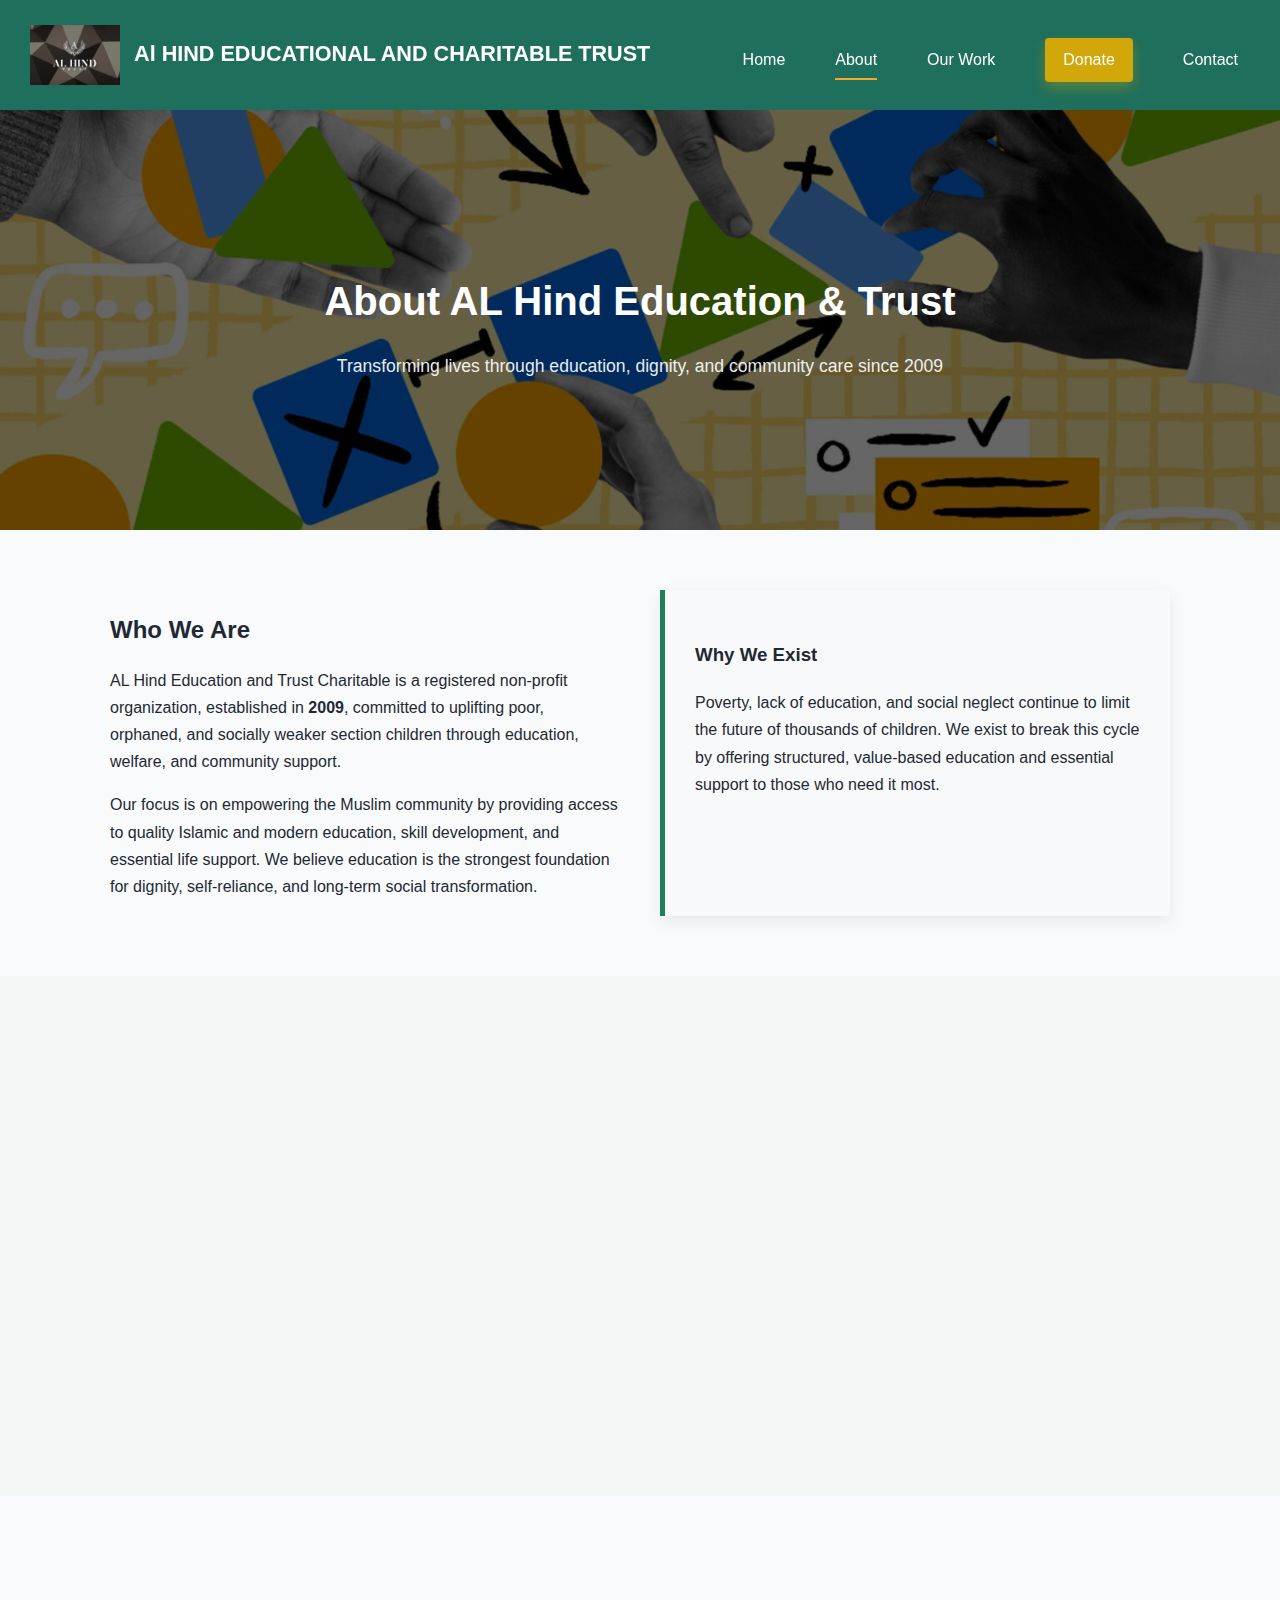
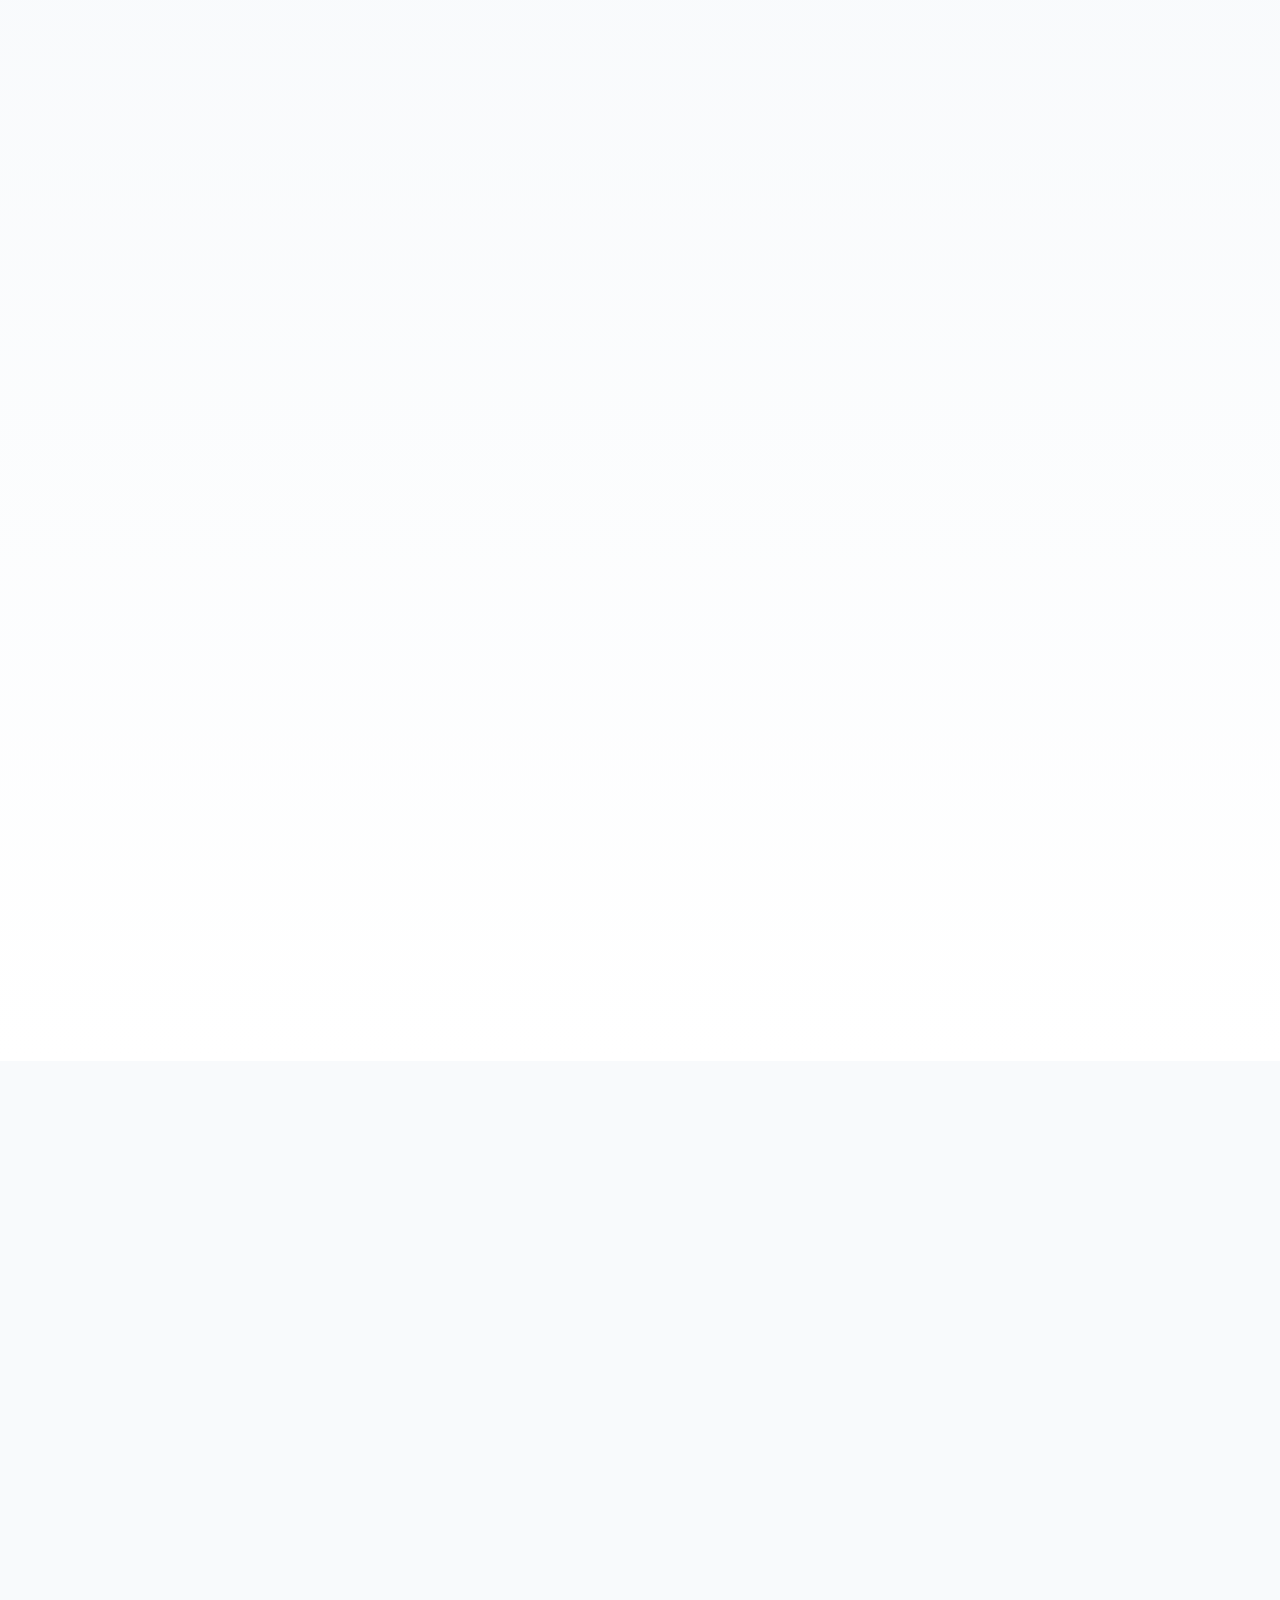
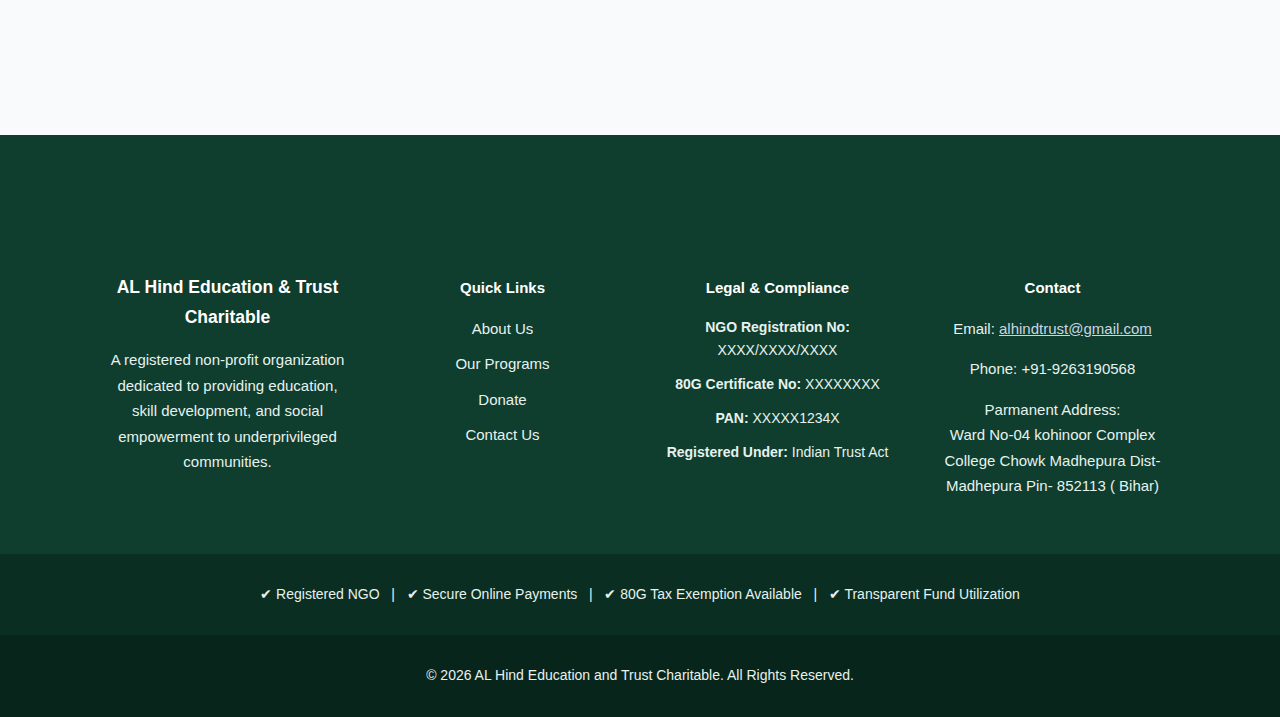
<file: about.html>
<!DOCTYPE html>
<html lang="en">

<head>
    <meta charset="UTF-8">
    <title>About Us | AL Education and Trust Charitable</title>
    <meta name="viewport" content="width=device-width, initial-scale=1.0">
    <link rel="stylesheet" href="css/style.css">
</head>

<body>

    <div id="header"></div>

    <!-- PAGE HEADER -->
    <section class="page-hero about-hero">
        <div class="overlay"></div>
        <div class="container">
            <h1>About AL Hind Education & Trust</h1>
            <p>Transforming lives through education, dignity, and community care since 2009</p>
        </div>
    </section>


    <!-- ABOUT CONTENT -->
<section class="about-section">
    <div class="container grid-2">
        <div class="reveal-left">
            <h2>Who We Are</h2>
            <p>
                AL Hind Education and Trust Charitable is a registered non-profit organization,
                established in <strong>2009</strong>, committed to uplifting poor, orphaned, and
                socially weaker section children through education, welfare, and community support.
            </p>
            <p>
                Our focus is on empowering the Muslim community by providing access to
                quality Islamic and modern education, skill development, and essential life support.
                We believe education is the strongest foundation for dignity, self-reliance, and
                long-term social transformation.
            </p>
        </div>

        <div class="about-card reveal-right">
            <h3>Why We Exist</h3>
            <p>
                Poverty, lack of education, and social neglect continue to limit the future of
                thousands of children. We exist to break this cycle by offering structured,
                value-based education and essential support to those who need it most.
            </p>
        </div>
    </div>
</section>


    <!-- VISION & MISSION -->
    <section class="vm-section">
        <div class="container grid-2">
            <div class="vm-card reveal">
                <h3>Our Vision</h3>
                <p>
                    To create an inclusive and educated society where every child—regardless of
                    background—has access to knowledge, opportunity, and a dignified life.
                </p>
                <p>
                    We believe meaningful change happens when communities come together with
                    responsibility, transparency, and compassion.
                </p>
            </div>
    
            <div class="vm-card reveal">
                <h3>Our Mission</h3>
                <ul>
                    <li>Provide free Islamic and modern education to poor, orphan, and weaker section children</li>
                    <li>Establish and operate residential Islamic schools with free education, accommodation, and food</li>
                    <li>Set up Islamic play schools to strengthen early childhood education</li>
                    <li>Support skill development and self-reliance initiatives</li>
                    <li>Promote social awareness and community welfare programs</li>
                </ul>
            </div>
        </div>
    </section>

    <section class="programs-section">
        <div class="container">
            <span class="section-eyebrow reveal">What We Do</span>
            <h2 class="section-titl reveal">Our Core Programs & Initiatives</h2>
            <p class="section-intro reveal">
                Our initiatives are focused on education, care, and dignity for orphan,
                poor, and weaker section communities, ensuring long-term social impact.
            </p>
    
            <div class="program-grid reveal">
    
                <div class="program-card">
                    <div class="icon">🎓</div>
                    <h4>Orphan Education Program</h4>
                    <p>
                        Free Islamic and modern education for orphan and poor children,
                        enabling them to grow into responsible and educated individuals.
                    </p>
                </div>
    
                <div class="program-card highlight">
                    <div class="icon">🏫</div>
                    <h4>Residential Islamic School</h4>
                    <p>
                        A fully residential Islamic school providing free education,
                        accommodation, nutritious meals, and basic healthcare.
                    </p>
                </div>
    
                <div class="program-card">
                    <div class="icon">🧒</div>
                    <h4>Islamic Play School</h4>
                    <p>
                        Early childhood education programs focused on moral values
                        and strong academic foundations.
                    </p>
                </div>
    
                <div class="program-card">
                    <div class="icon">🤝</div>
                    <h4>Marriage Assistance</h4>
                    <p>
                        Financial support for the marriage of helpless, orphan,
                        and economically weaker Muslim girls.
                    </p>
                </div>
    
                <div class="program-card">
                    <div class="icon">🍲</div>
                    <h4>Food & Clothing Distribution</h4>
                    <p>
                        Free distribution of food, clothing, and essential supplies
                        to needy orphan and poor families.
                    </p>
                </div>
    
                <div class="program-card">
                    <div class="icon">🏥</div>
                    <h4>Medical & Treatment Support</h4>
                    <p>
                        Medical treatment assistance and emergency healthcare
                        support for poor and needy individuals.
                    </p>
                </div>
    
            </div>
        </div>
    </section>


    <section class="trust-section">
        <div class="container">
            <div class="trust-box reveal">
                <h3>Infrastructure & Resources</h3>
                <p>
                    The Trust owns <strong>01 Acre of land in Madhepura</strong>,
                    dedicated to establishing educational and residential facilities
                    to support long-term community development.
                </p>
            </div>
        </div>
    </section>


    <!-- TRUST / CREDIBILITY -->
    <section class="trust-section">
        <div class="container">
            <div class="trust-box reveal">
                <h3>Transparency & Compliance</h3>
                <p>
                    Registered NGO | 80G Certified (if applicable) <br>
                    Committed to ethical operations, transparency, and social accountability.
                </p>
            </div>
        </div>
    </section>

    <div id="footer"></div>

    <script src="js/include.js"></script>
    <script src="js/animation.js"></script>
    <script src="js/header-animate.js"></script>
    <script src="js/main.js"></script>
</body>

</html>
</file>
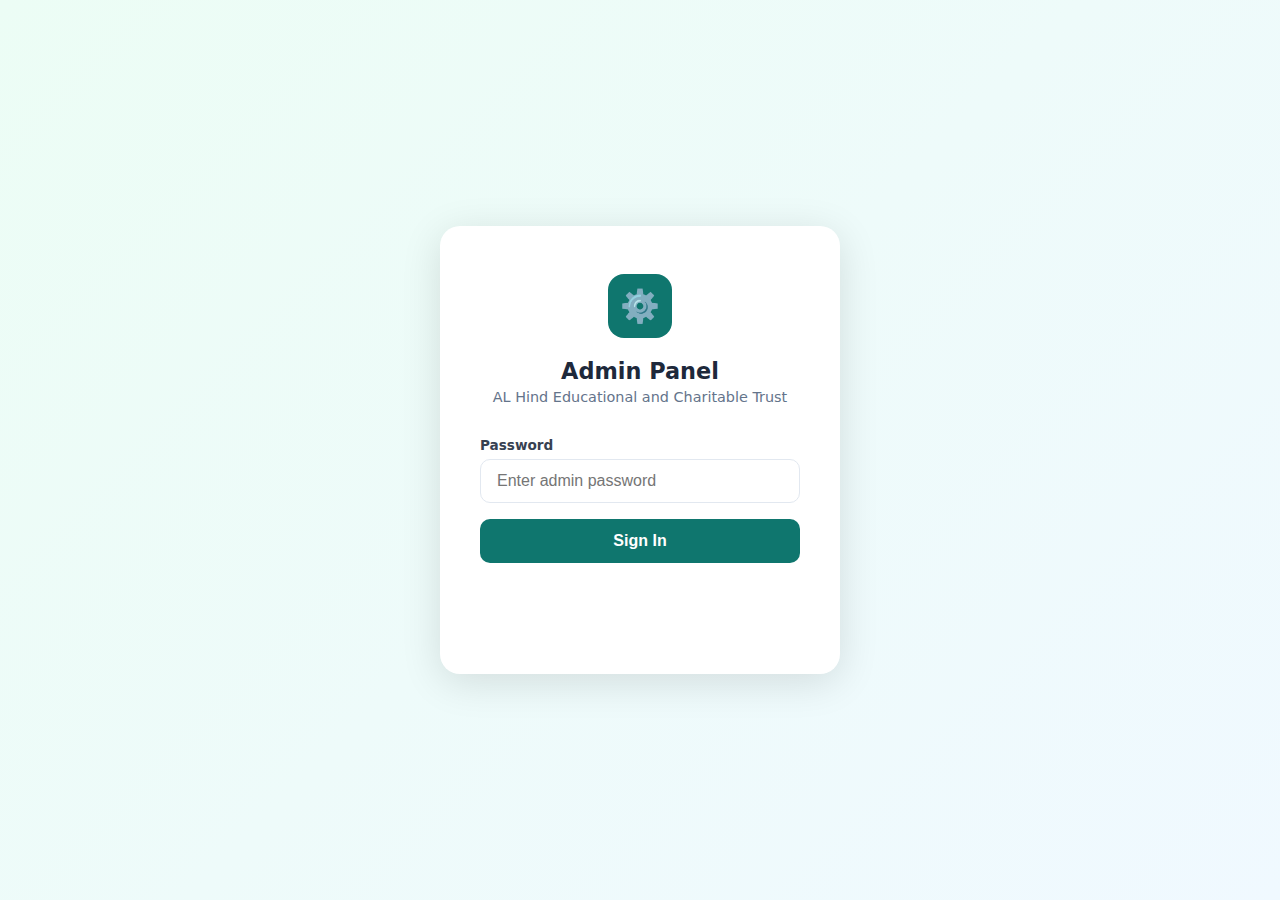
<file: admin.html>
<!DOCTYPE html>
<html lang="en">
<head>
  <meta charset="UTF-8">
  <title>Admin Panel — AL Hind Educational and Charitable Trust</title>
  <meta name="viewport" content="width=device-width, initial-scale=1.0">
  <style>
    *, *::before, *::after { box-sizing: border-box; margin: 0; padding: 0; }

    :root {
      --teal:       #0f766e;
      --teal-dark:  #0d6561;
      --teal-pale:  #f0fdf4;
      --teal-light: #ccfbf1;
      --border:     #e2e8f0;
      --muted:      #64748b;
      --bg:         #f1f5f9;
      --card:       #ffffff;
      --danger:     #dc2626;
      --danger-bg:  #fee2e2;
      --warning:    #d97706;
      --warning-bg: #fef3c7;
    }

    body { font-family: 'Segoe UI', system-ui, sans-serif; background: var(--bg); color: #1e293b; }

    /* ── Login ───────────────────────────────────────── */
    #login-screen {
      display: flex; align-items: center; justify-content: center;
      min-height: 100vh;
      background: linear-gradient(135deg, #ecfdf5 0%, #f0f9ff 100%);
    }
    .login-card {
      background: var(--card); border-radius: 20px; padding: 3rem 2.5rem;
      width: 100%; max-width: 400px;
      box-shadow: 0 8px 40px rgba(0,0,0,.12); text-align: center;
    }
    .login-logo {
      width: 64px; height: 64px; border-radius: 16px; background: var(--teal);
      display: inline-flex; align-items: center; justify-content: center;
      font-size: 2rem; margin-bottom: 1.25rem;
    }
    .login-card h2 { font-size: 1.4rem; margin-bottom: .3rem; }
    .login-card p  { color: var(--muted); font-size: .9rem; margin-bottom: 2rem; }
    .field-group { text-align: left; margin-bottom: 1rem; }
    .field-group label { display: block; font-size: .85rem; font-weight: 600; color: #374151; margin-bottom: .4rem; }
    .field-group input {
      width: 100%; padding: .75rem 1rem; border: 1.5px solid var(--border);
      border-radius: 10px; font-size: 1rem; transition: border-color .2s;
    }
    .field-group input:focus { outline: none; border-color: var(--teal); }
    .btn-primary {
      width: 100%; padding: .8rem; background: var(--teal); color: #fff;
      border: none; border-radius: 10px; font-size: 1rem; font-weight: 600;
      cursor: pointer; transition: background .2s;
    }
    .btn-primary:hover { background: var(--teal-dark); }
    .error-msg { color: var(--danger); font-size: .85rem; margin-top: .75rem; min-height: 1.2rem; }

    /* ── Shell ───────────────────────────────────────── */
    #admin { display: none; min-height: 100vh; }

    .admin-header {
      background: var(--teal); color: #fff; padding: .9rem 2rem;
      display: flex; justify-content: space-between; align-items: center;
      position: sticky; top: 0; z-index: 200;
      box-shadow: 0 2px 12px rgba(0,0,0,.15);
    }
    .admin-header h1 { font-size: 1.15rem; display: flex; align-items: center; gap: .5rem; }
    .header-right { display: flex; align-items: center; gap: .75rem; }
    .btn-ghost {
      background: rgba(255,255,255,.15); color: #fff;
      border: 1px solid rgba(255,255,255,.3); border-radius: 8px;
      padding: .4rem .9rem; cursor: pointer; font-size: .875rem;
      transition: background .2s; text-decoration: none;
    }
    .btn-ghost:hover { background: rgba(255,255,255,.25); }

    /* ── Tabs ────────────────────────────────────────── */
    .admin-tabs {
      background: #fff; border-bottom: 2px solid var(--border);
      display: flex; gap: 0; padding: 0 2rem;
      position: sticky; top: 57px; z-index: 100;
    }
    .tab-btn {
      padding: 1rem 1.5rem; background: none; border: none;
      border-bottom: 3px solid transparent; margin-bottom: -2px;
      font-size: .9rem; font-weight: 600; color: var(--muted);
      cursor: pointer; transition: color .2s, border-color .2s;
      display: flex; align-items: center; gap: .4rem;
    }
    .tab-btn.active { color: var(--teal); border-bottom-color: var(--teal); }
    .tab-btn:hover  { color: var(--teal); }
    .tab-count {
      background: var(--teal-light); color: var(--teal);
      border-radius: 99px; padding: .1rem .55rem; font-size: .75rem;
    }

    .tab-panel { display: none; }
    .tab-panel.active { display: block; }

    .admin-main { max-width: 1200px; margin: 0 auto; padding: 2rem 1.5rem; }

    /* ── Cards ───────────────────────────────────────── */
    .panel-card {
      background: var(--card); border-radius: 16px; padding: 1.75rem;
      box-shadow: 0 1px 8px rgba(0,0,0,.07); margin-bottom: 2rem;
    }
    .panel-card-title {
      font-size: 1rem; font-weight: 700; color: var(--teal);
      margin-bottom: 1.25rem; display: flex; align-items: center; gap: .5rem;
    }

    /* ── Form ────────────────────────────────────────── */
    .form-grid { display: grid; grid-template-columns: 1fr 1fr; gap: 1rem; }
    .form-grid .full { grid-column: 1 / -1; }
    .form-group { display: flex; flex-direction: column; gap: .35rem; }
    .form-group label { font-size: .85rem; font-weight: 600; color: #374151; }
    .form-group input,
    .form-group textarea,
    .form-group select {
      padding: .65rem .9rem; border: 1.5px solid var(--border);
      border-radius: 10px; font-size: .9rem; font-family: inherit;
      transition: border-color .2s; background: #fff;
    }
    .form-group input:focus,
    .form-group textarea:focus,
    .form-group select:focus { outline: none; border-color: var(--teal); }
    .form-group textarea { resize: vertical; min-height: 80px; }

    .form-actions { display: flex; gap: .75rem; margin-top: 1.25rem; flex-wrap: wrap; }
    .btn-submit {
      background: var(--teal); color: #fff; border: none; border-radius: 10px;
      padding: .7rem 1.5rem; font-size: .9rem; font-weight: 600; cursor: pointer;
      transition: background .2s;
    }
    .btn-submit:hover { background: var(--teal-dark); }
    .btn-cancel {
      background: var(--bg); color: #475569; border: 1.5px solid var(--border);
      border-radius: 10px; padding: .7rem 1.25rem; font-size: .9rem;
      font-weight: 600; cursor: pointer; transition: background .2s;
    }
    .btn-cancel:hover { background: var(--border); }

    /* Image upload in form */
    .img-upload-zone {
      border: 2px dashed var(--border); border-radius: 10px;
      padding: 1.25rem; text-align: center; cursor: pointer;
      color: var(--muted); font-size: .875rem; transition: border-color .2s, background .2s;
      position: relative;
    }
    .img-upload-zone.drag-over { border-color: var(--teal); background: var(--teal-pale); }
    .img-upload-zone input[type=file] { display: none; }
    .img-preview-wrap { position: relative; display: inline-block; margin-top: .75rem; }
    .img-preview { width: 120px; height: 80px; object-fit: cover; border-radius: 8px; display: block; }
    .img-clear {
      position: absolute; top: -6px; right: -6px;
      background: var(--danger); color: #fff; border: none; border-radius: 50%;
      width: 20px; height: 20px; font-size: .7rem; cursor: pointer;
      display: flex; align-items: center; justify-content: center;
    }

    /* ── Section Bar ─────────────────────────────────── */
    .section-bar {
      display: flex; justify-content: space-between; align-items: center;
      margin-bottom: 1.25rem; flex-wrap: wrap; gap: .75rem;
    }
    .section-bar h2 { font-size: 1rem; font-weight: 700; }
    .count-pill {
      background: #e0f2fe; color: #0369a1;
      border-radius: 99px; padding: .25rem .8rem;
      font-size: .8rem; font-weight: 700;
    }

    /* ── Events Table ────────────────────────────────── */
    .events-table-wrap { overflow-x: auto; border-radius: 12px; border: 1px solid var(--border); }
    table { width: 100%; border-collapse: collapse; font-size: .875rem; }
    thead { background: #f8fafc; }
    th {
      padding: .75rem 1rem; text-align: left; font-weight: 700;
      color: #374151; border-bottom: 1px solid var(--border); white-space: nowrap;
    }
    td { padding: .75rem 1rem; border-bottom: 1px solid var(--border); vertical-align: middle; }
    tr:last-child td { border-bottom: none; }
    tr:hover td { background: #f8fafc; }

    .tbl-img { width: 52px; height: 38px; object-fit: cover; border-radius: 6px; display: block; }
    .tbl-img-placeholder {
      width: 52px; height: 38px; background: #f1f5f9; border-radius: 6px;
      display: flex; align-items: center; justify-content: center; font-size: 1.1rem;
    }

    .status-pill {
      border-radius: 99px; padding: .2rem .65rem;
      font-size: .75rem; font-weight: 700; white-space: nowrap;
    }
    .pill-upcoming { background: #dcfce7; color: #166534; }
    .pill-past     { background: #f1f5f9; color: #64748b; }

    .cat-tag {
      background: var(--teal-pale); color: var(--teal);
      border: 1px solid var(--teal-light); border-radius: 6px;
      font-size: .75rem; padding: .15rem .5rem; white-space: nowrap;
    }

    .tbl-actions { display: flex; gap: .4rem; }
    .btn-edit {
      background: #eff6ff; color: #1d4ed8; border: none;
      border-radius: 7px; padding: .3rem .7rem; font-size: .78rem;
      font-weight: 600; cursor: pointer; transition: background .2s;
    }
    .btn-edit:hover { background: #dbeafe; }
    .btn-del {
      background: var(--danger-bg); color: var(--danger); border: none;
      border-radius: 7px; padding: .3rem .7rem; font-size: .78rem;
      font-weight: 600; cursor: pointer; transition: background .2s;
    }
    .btn-del:hover { background: #fecaca; }

    .empty-row td { text-align: center; padding: 3rem; color: #94a3b8; }

    /* ── Gallery grid (compact) ──────────────────────── */
    .admin-grid {
      display: grid; grid-template-columns: repeat(auto-fill, minmax(190px, 1fr));
      gap: 1.1rem;
    }
    .admin-card {
      background: var(--card); border-radius: 14px; overflow: hidden;
      box-shadow: 0 1px 8px rgba(0,0,0,.08); transition: box-shadow .2s;
      position: relative; border: 2px solid transparent; cursor: grab;
    }
    .admin-card:hover { box-shadow: 0 4px 20px rgba(0,0,0,.12); }
    .admin-card.dragging  { opacity: .45; cursor: grabbing; }
    .admin-card.drop-target { border-color: var(--teal); background: var(--teal-pale); }
    .admin-card img { width: 100%; aspect-ratio: 4/3; object-fit: cover; display: block; pointer-events: none; }
    .drag-handle {
      position: absolute; top: 7px; left: 7px; background: rgba(0,0,0,.55);
      color: #fff; border-radius: 6px; padding: 3px 6px; font-size: .7rem;
    }
    .order-badge {
      position: absolute; top: 7px; right: 7px; background: rgba(0,0,0,.55);
      color: #fff; border-radius: 6px; padding: 2px 7px; font-size: .7rem; font-weight: 700;
    }
    .admin-card .card-body { padding: .8rem; }
    .caption-input {
      width: 100%; border: 1.5px solid var(--border); border-radius: 8px;
      padding: .4rem .6rem; font-size: .83rem; margin-bottom: .6rem;
    }
    .caption-input:focus { outline: none; border-color: var(--teal); }
    .card-actions { display: flex; gap: .5rem; }
    .btn-save {
      flex: 1; background: var(--teal); color: #fff; border: none;
      border-radius: 8px; padding: .35rem; font-size: .78rem; font-weight: 600; cursor: pointer;
    }
    .btn-save:hover { background: var(--teal-dark); }
    .btn-delete {
      flex: 1; background: var(--danger-bg); color: var(--danger); border: none;
      border-radius: 8px; padding: .35rem; font-size: .78rem; font-weight: 600; cursor: pointer;
    }
    .btn-delete:hover { background: #fecaca; }
    .empty-state {
      grid-column: 1/-1; text-align: center; padding: 4rem 2rem; color: #94a3b8;
    }

    /* Drop zone */
    .drop-zone {
      border: 2.5px dashed #cbd5e1; border-radius: 12px; padding: 2rem;
      text-align: center; cursor: pointer; color: var(--muted);
      transition: border-color .2s, background .2s;
    }
    .drop-zone.drag-over { border-color: var(--teal); background: var(--teal-pale); }
    .drop-zone input[type=file] { display: none; }
    .drop-zone .dz-icon { font-size: 2rem; display: block; margin-bottom: .4rem; }
    .preview-strip { display: flex; gap: .75rem; flex-wrap: wrap; margin-top: 1rem; }
    .preview-thumb { width: 72px; height: 54px; border-radius: 8px; object-fit: cover; border: 2px solid var(--border); }
    .upload-row { display: flex; gap: .75rem; margin-top: 1rem; flex-wrap: wrap; }
    .upload-row input {
      flex: 1; min-width: 160px; padding: .6rem 1rem;
      border: 1.5px solid var(--border); border-radius: 10px; font-size: .9rem;
    }
    .upload-row input:focus { outline: none; border-color: var(--teal); }
    .btn-add {
      background: var(--teal); color: #fff; border: none; border-radius: 10px;
      padding: .6rem 1.25rem; font-size: .875rem; font-weight: 600; cursor: pointer;
      white-space: nowrap;
    }
    .btn-add:hover { background: var(--teal-dark); }

    /* ── Toast ───────────────────────────────────────── */
    #toast {
      position: fixed; bottom: 1.5rem; left: 50%;
      transform: translateX(-50%) translateY(80px);
      background: #1e293b; color: #fff; padding: .7rem 1.5rem;
      border-radius: 10px; font-size: .9rem; opacity: 0;
      transition: transform .35s, opacity .35s; pointer-events: none;
      z-index: 9999; white-space: nowrap;
    }
    #toast.show { opacity: 1; transform: translateX(-50%) translateY(0); }
    #toast.success { background: #059669; }
    #toast.error   { background: var(--danger); }

    /* ── Edit modal ──────────────────────────────────── */
    .modal-overlay {
      position: fixed; inset: 0; background: rgba(0,0,0,.55);
      display: none; align-items: center; justify-content: center;
      z-index: 500; padding: 1rem;
    }
    .modal-overlay.open { display: flex; }
    .modal {
      background: #fff; border-radius: 18px; padding: 2rem;
      width: 100%; max-width: 620px; max-height: 90vh;
      overflow-y: auto; box-shadow: 0 20px 60px rgba(0,0,0,.2);
    }
    .modal-header {
      display: flex; justify-content: space-between; align-items: center;
      margin-bottom: 1.5rem;
    }
    .modal-header h2 { font-size: 1.1rem; color: var(--teal); }
    .modal-close {
      background: none; border: none; font-size: 1.5rem;
      cursor: pointer; color: var(--muted); line-height: 1;
    }

    /* Responsive */
    @media (max-width: 700px) {
      .form-grid { grid-template-columns: 1fr; }
      .admin-tabs { padding: 0 .5rem; overflow-x: auto; }
      .tab-btn { padding: .75rem .9rem; font-size: .8rem; }
      .admin-main { padding: 1.25rem 1rem; }
    }
  </style>
</head>
<body>

<!-- ── LOGIN ───────────────────────────────────────────────── -->
<div id="login-screen">
  <div class="login-card">
    <div class="login-logo">⚙️</div>
    <h2>Admin Panel</h2>
    <p>AL Hind Educational and Charitable Trust</p>
    <div class="field-group">
      <label>Password</label>
      <input type="password" id="pwd-input" placeholder="Enter admin password" autocomplete="current-password">
    </div>
    <button class="btn-primary" onclick="doLogin()">Sign In</button>
    <p class="error-msg" id="login-err"></p>
  </div>
</div>

<!-- ── ADMIN PANEL ──────────────────────────────────────────── -->
<div id="admin">

  <header class="admin-header">
    <h1>⚙️ Admin Panel — AL Hind Trust</h1>
    <div class="header-right">
      <a href="gallery.html" target="_blank" class="btn-ghost">Gallery ↗</a>
      <a href="events.html"  target="_blank" class="btn-ghost">Events ↗</a>
      <button class="btn-ghost" onclick="doLogout()">Sign Out</button>
    </div>
  </header>

  <!-- TABS -->
  <div class="admin-tabs">
    <button class="tab-btn active" data-tab="events" onclick="switchTab('events')">
      📅 Events <span class="tab-count" id="evt-count">0</span>
    </button>
    <button class="tab-btn" data-tab="gallery" onclick="switchTab('gallery')">
      🖼️ Gallery <span class="tab-count" id="gal-count">0</span>
    </button>
  </div>

  <!-- ───────── EVENTS TAB ───────── -->
  <div class="tab-panel active" id="tab-events">
    <div class="admin-main">

      <!-- Add / Edit Form -->
      <div class="panel-card" id="event-form-card">
        <div class="panel-card-title" id="event-form-title">➕ Add New Event</div>
        <div class="form-grid">
          <div class="form-group">
            <label>Event Title *</label>
            <input type="text" id="ef-title" placeholder="Free Medical Camp">
          </div>
          <div class="form-group">
            <label>Date *</label>
            <input type="date" id="ef-date">
          </div>
          <div class="form-group">
            <label>Location</label>
            <input type="text" id="ef-location" placeholder="Madhepura, Bihar">
          </div>
          <div class="form-group">
            <label>Category</label>
            <select id="ef-category">
              <option value="">-- Select --</option>
              <option>Health</option>
              <option>Education</option>
              <option>Welfare</option>
              <option>Community</option>
              <option>Awareness</option>
              <option>Volunteer</option>
              <option>Other</option>
            </select>
          </div>
          <div class="form-group full">
            <label>Description</label>
            <textarea id="ef-desc" placeholder="Brief description of the event…"></textarea>
          </div>
          <div class="form-group">
            <label>Map Search Query</label>
            <input type="text" id="ef-map" placeholder="Madhepura,Bihar">
          </div>
          <div class="form-group">
            <label>Join / Register Link</label>
            <input type="text" id="ef-link" placeholder="join.html or https://…">
          </div>
          <div class="form-group full">
            <label>Event Image</label>
            <div class="img-upload-zone" id="ef-img-zone"
                 onclick="document.getElementById('ef-img-file').click()">
              <span>📷 Click to upload image (or paste a URL below)</span>
              <input type="file" id="ef-img-file" accept="image/*" onchange="handleEventImg(this)">
              <div class="img-preview-wrap" id="ef-img-preview-wrap" style="display:none">
                <img id="ef-img-preview" class="img-preview" alt="">
                <button class="img-clear" onclick="clearEventImg(event)">✕</button>
              </div>
            </div>
            <input type="text" id="ef-img-url" placeholder="Or paste image URL: images/event1.jpg"
                   style="margin-top:.5rem" oninput="syncImgUrl()">
          </div>
        </div>
        <div class="form-actions">
          <button class="btn-submit" id="ef-submit" onclick="submitEvent()">➕ Add Event</button>
          <button class="btn-cancel" id="ef-cancel" style="display:none" onclick="cancelEdit()">Cancel</button>
        </div>
      </div>

      <!-- Events Table -->
      <div class="section-bar">
        <h2>📋 All Events</h2>
        <span class="count-pill" id="evt-table-count">0 events</span>
      </div>

      <div class="events-table-wrap">
        <table id="events-table">
          <thead>
            <tr>
              <th></th>
              <th>Title</th>
              <th>Date</th>
              <th>Status</th>
              <th>Category</th>
              <th>Location</th>
              <th>Actions</th>
            </tr>
          </thead>
          <tbody id="events-tbody"></tbody>
        </table>
      </div>

    </div>
  </div>

  <!-- ───────── GALLERY TAB ───────── -->
  <div class="tab-panel" id="tab-gallery">
    <div class="admin-main">

      <!-- Upload -->
      <div class="panel-card">
        <div class="panel-card-title">📤 Upload New Images</div>
        <div class="drop-zone" id="gal-drop-zone"
             onclick="document.getElementById('gal-file-input').click()">
          <span class="dz-icon">📁</span>
          <p><strong>Click to browse</strong> or drag & drop images</p>
          <small style="display:block;margin-top:.3rem">JPG, PNG, WebP — multiple files at once</small>
          <input type="file" id="gal-file-input" accept="image/*" multiple
                 onchange="handleGalFiles(this.files)">
        </div>
        <div class="preview-strip" id="gal-preview-strip"></div>
        <div class="upload-row" id="gal-upload-row" style="display:none">
          <input type="text" id="gal-batch-caption" placeholder="Caption (or leave blank to use filenames)">
          <button class="btn-add" onclick="addGalImages()">＋ Add to Gallery</button>
        </div>
      </div>

      <!-- Gallery Grid -->
      <div class="section-bar">
        <h2>📷 Gallery Images</h2>
        <span class="count-pill" id="gal-count-pill">0 images</span>
      </div>
      <p style="color:var(--muted);font-size:.85rem;margin-bottom:1.25rem;">
        💡 Drag cards to reorder — changes save automatically.
      </p>
      <div class="admin-grid" id="gal-admin-grid"></div>

    </div>
  </div>

</div><!-- /admin -->

<!-- ── EDIT MODAL ──────────────────────────────────────────── -->
<div class="modal-overlay" id="edit-modal">
  <div class="modal">
    <div class="modal-header">
      <h2>✏️ Edit Event</h2>
      <button class="modal-close" onclick="closeModal()">✕</button>
    </div>
    <!-- reuses same IDs with "em-" prefix -->
    <div class="form-grid">
      <div class="form-group">
        <label>Title *</label>
        <input type="text" id="em-title">
      </div>
      <div class="form-group">
        <label>Date *</label>
        <input type="date" id="em-date">
      </div>
      <div class="form-group">
        <label>Location</label>
        <input type="text" id="em-location">
      </div>
      <div class="form-group">
        <label>Category</label>
        <select id="em-category">
          <option value="">-- Select --</option>
          <option>Health</option>
          <option>Education</option>
          <option>Welfare</option>
          <option>Community</option>
          <option>Awareness</option>
          <option>Volunteer</option>
          <option>Other</option>
        </select>
      </div>
      <div class="form-group full">
        <label>Description</label>
        <textarea id="em-desc"></textarea>
      </div>
      <div class="form-group">
        <label>Map Query</label>
        <input type="text" id="em-map">
      </div>
      <div class="form-group">
        <label>Join Link</label>
        <input type="text" id="em-link">
      </div>
      <div class="form-group full">
        <label>Image URL / Path</label>
        <input type="text" id="em-img-url" placeholder="images/event1.jpg or https://…">
      </div>
    </div>
    <div class="form-actions">
      <button class="btn-submit" onclick="saveEdit()">💾 Save Changes</button>
      <button class="btn-cancel" onclick="closeModal()">Cancel</button>
    </div>
  </div>
</div>

<div id="toast"></div>

<script>
/* ══════════════════════════════════════════════════════════
   CONFIG
══════════════════════════════════════════════════════════ */
const ADMIN_PWD     = "alhind2024";   // ← Change before deploying!
const EVT_KEY       = "alhind_events";
const GAL_KEY       = "alhind_gallery_items";
const TODAY         = new Date().toISOString().split("T")[0];

const DEFAULT_EVENTS = [
  { id:1, title:"Free Medical Camp",        date:"2026-03-10", location:"Madhepura, Bihar",
    description:"Health checkup camp organised for rural families.",
    image:"images/event1.jpg", mapQuery:"Madhepura,Bihar", joinLink:"join.html", category:"Health" },
  { id:2, title:"Winter Blanket Distribution", date:"2025-12-20", location:"Saharsa, Bihar",
    description:"Helping needy families during winter.",
    image:"images/event2.jpg", mapQuery:"Saharsa,Bihar",  joinLink:"join.html", category:"Welfare" },
];

const DEFAULT_GALLERY = [
  { id:1, src:"/assets/gallery/1.jpeg",  caption:"Education Support Program" },
  { id:2, src:"/assets/gallery/7.jpeg",  caption:"Classroom Activity" },
  { id:3, src:"/assets/gallery/3.jpeg",  caption:"Community Outreach" },
  { id:4, src:"/assets/gallery/4.jpeg",  caption:"Health Camp" },
  { id:5, src:"/assets/gallery/5.jpeg",  caption:"Volunteer Activity" },
  { id:6, src:"/assets/gallery/6.jpeg",  caption:"Distribution Drive" },
  { id:7, src:"/assets/gallery/8.jpeg",  caption:"Skill Development" },
  { id:8, src:"/assets/gallery/9.jpeg",  caption:"Awareness Campaign" },
  { id:9, src:"/assets/gallery/10.jpeg", caption:"Free Medical Camp" },
];

/* ══════════════════════════════════════════════════════════
   STATE
══════════════════════════════════════════════════════════ */
let events      = [];
let gallery     = [];
let editingId   = null;   // event being edited in modal
let galPending  = [];
let galDragIdx  = null;
let efImgBase64 = "";     // base64 of uploaded event image

/* ══════════════════════════════════════════════════════════
   AUTH
══════════════════════════════════════════════════════════ */
function doLogin() {
  if (document.getElementById("pwd-input").value === ADMIN_PWD) {
    sessionStorage.setItem("alhind_admin","1");
    showAdmin();
  } else {
    document.getElementById("login-err").textContent = "Incorrect password.";
    document.getElementById("pwd-input").value = "";
  }
}
document.getElementById("pwd-input").addEventListener("keydown", e => {
  if (e.key === "Enter") doLogin();
  document.getElementById("login-err").textContent = "";
});
function doLogout() { sessionStorage.removeItem("alhind_admin"); location.reload(); }
function showAdmin() {
  document.getElementById("login-screen").style.display = "none";
  document.getElementById("admin").style.display = "block";
  loadAll(); renderEvents(); renderGallery();
}
if (sessionStorage.getItem("alhind_admin")) showAdmin();

/* ══════════════════════════════════════════════════════════
   STORAGE
══════════════════════════════════════════════════════════ */
function loadAll() {
  try { const r = localStorage.getItem(EVT_KEY);
        events = r ? JSON.parse(r) : [...DEFAULT_EVENTS]; }
  catch { events = [...DEFAULT_EVENTS]; }

  try { const r = localStorage.getItem(GAL_KEY);
        gallery = r ? JSON.parse(r) : [...DEFAULT_GALLERY]; }
  catch { gallery = [...DEFAULT_GALLERY]; }
}

function saveEvents(silent) {
  localStorage.setItem(EVT_KEY, JSON.stringify(events));
  updateEvtCount();
  if (!silent) toast("Event saved", "success");
}
function saveGallery(silent) {
  try { localStorage.setItem(GAL_KEY, JSON.stringify(gallery)); }
  catch { toast("Storage full — images too large", "error"); return; }
  updateGalCount();
  if (!silent) toast("Gallery saved", "success");
}

function updateEvtCount() {
  const n = events.length;
  document.getElementById("evt-count").textContent       = n;
  document.getElementById("evt-table-count").textContent = n + " event" + (n!==1?"s":"");
}
function updateGalCount() {
  const n = gallery.length;
  document.getElementById("gal-count").textContent      = n;
  document.getElementById("gal-count-pill").textContent = n + " image" + (n!==1?"s":"");
}

/* ══════════════════════════════════════════════════════════
   TABS
══════════════════════════════════════════════════════════ */
function switchTab(name) {
  document.querySelectorAll(".tab-btn").forEach(b =>
    b.classList.toggle("active", b.dataset.tab === name));
  document.querySelectorAll(".tab-panel").forEach(p =>
    p.classList.toggle("active", p.id === "tab-" + name));
}

/* ══════════════════════════════════════════════════════════
   EVENTS — RENDER TABLE
══════════════════════════════════════════════════════════ */
function renderEvents() {
  const tbody = document.getElementById("events-tbody");
  updateEvtCount();

  if (!events.length) {
    tbody.innerHTML = `<tr class="empty-row"><td colspan="7">No events yet — add one above.</td></tr>`;
    return;
  }

  // Sort: upcoming first, then past; within each group by date
  const sorted = [...events].sort((a,b) => {
    const aUp = a.date >= TODAY, bUp = b.date >= TODAY;
    if (aUp !== bUp) return aUp ? -1 : 1;
    return aUp ? a.date.localeCompare(b.date) : b.date.localeCompare(a.date);
  });

  tbody.innerHTML = sorted.map(e => {
    const isPast  = e.date < TODAY;
    const dateStr = fmtDate(e.date);
    return `
      <tr>
        <td>${e.image
          ? `<img src="${e.image}" class="tbl-img" alt="">`
          : `<div class="tbl-img-placeholder">📅</div>`}</td>
        <td><strong>${esc(e.title)}</strong></td>
        <td style="white-space:nowrap">${dateStr}</td>
        <td><span class="status-pill ${isPast?"pill-past":"pill-upcoming"}">
              ${isPast?"Past":"Upcoming"}</span></td>
        <td>${e.category?`<span class="cat-tag">${esc(e.category)}</span>`:"-"}</td>
        <td>${esc(e.location||"-")}</td>
        <td>
          <div class="tbl-actions">
            <button class="btn-edit" onclick="openEdit(${e.id})">✏️ Edit</button>
            <button class="btn-del"  onclick="deleteEvent(${e.id})">🗑 Del</button>
          </div>
        </td>
      </tr>`;
  }).join("");
}

/* ══════════════════════════════════════════════════════════
   EVENTS — ADD
══════════════════════════════════════════════════════════ */
function handleEventImg(input) {
  const file = input.files[0];
  if (!file) return;
  const reader = new FileReader();
  reader.onload = e => {
    efImgBase64 = e.target.result;
    document.getElementById("ef-img-url").value = "";
    const wrap = document.getElementById("ef-img-preview-wrap");
    document.getElementById("ef-img-preview").src = efImgBase64;
    wrap.style.display = "inline-block";
  };
  reader.readAsDataURL(file);
}

function syncImgUrl() {
  const url = document.getElementById("ef-img-url").value.trim();
  if (url) {
    efImgBase64 = "";
    document.getElementById("ef-img-preview").src = url;
    document.getElementById("ef-img-preview-wrap").style.display = "inline-block";
  }
}

function clearEventImg(e) {
  e.stopPropagation();
  efImgBase64 = "";
  document.getElementById("ef-img-url").value = "";
  document.getElementById("ef-img-preview-wrap").style.display = "none";
  document.getElementById("ef-img-file").value = "";
}

function submitEvent() {
  const title = document.getElementById("ef-title").value.trim();
  const date  = document.getElementById("ef-date").value;
  if (!title || !date) { toast("Title and date are required", "error"); return; }

  const imgSrc = efImgBase64 || document.getElementById("ef-img-url").value.trim();

  events.push({
    id:          Date.now(),
    title,
    date,
    location:    document.getElementById("ef-location").value.trim(),
    description: document.getElementById("ef-desc").value.trim(),
    image:       imgSrc,
    mapQuery:    document.getElementById("ef-map").value.trim(),
    joinLink:    document.getElementById("ef-link").value.trim(),
    category:    document.getElementById("ef-category").value,
  });

  saveEvents();
  renderEvents();
  resetEventForm();
}

function resetEventForm() {
  ["ef-title","ef-date","ef-location","ef-desc","ef-map","ef-link","ef-img-url"]
    .forEach(id => document.getElementById(id).value = "");
  document.getElementById("ef-category").value = "";
  document.getElementById("ef-img-file").value = "";
  document.getElementById("ef-img-preview-wrap").style.display = "none";
  efImgBase64 = "";
  document.getElementById("ef-submit").textContent = "➕ Add Event";
  document.getElementById("ef-cancel").style.display = "none";
  document.getElementById("event-form-title").textContent = "➕ Add New Event";
  editingId = null;
}

/* ══════════════════════════════════════════════════════════
   EVENTS — EDIT MODAL
══════════════════════════════════════════════════════════ */
function openEdit(id) {
  const e = events.find(x => x.id === id);
  if (!e) return;
  editingId = id;
  document.getElementById("em-title").value    = e.title    || "";
  document.getElementById("em-date").value     = e.date     || "";
  document.getElementById("em-location").value = e.location || "";
  document.getElementById("em-category").value = e.category || "";
  document.getElementById("em-desc").value     = e.description || "";
  document.getElementById("em-map").value      = e.mapQuery || "";
  document.getElementById("em-link").value     = e.joinLink || "";
  document.getElementById("em-img-url").value  = e.image    || "";
  document.getElementById("edit-modal").classList.add("open");
}

function closeModal() {
  document.getElementById("edit-modal").classList.remove("open");
  editingId = null;
}

function saveEdit() {
  const idx = events.findIndex(x => x.id === editingId);
  if (idx === -1) return;
  const title = document.getElementById("em-title").value.trim();
  const date  = document.getElementById("em-date").value;
  if (!title || !date) { toast("Title and date required", "error"); return; }

  events[idx] = { ...events[idx],
    title,
    date,
    location:    document.getElementById("em-location").value.trim(),
    category:    document.getElementById("em-category").value,
    description: document.getElementById("em-desc").value.trim(),
    mapQuery:    document.getElementById("em-map").value.trim(),
    joinLink:    document.getElementById("em-link").value.trim(),
    image:       document.getElementById("em-img-url").value.trim(),
  };

  saveEvents();
  renderEvents();
  closeModal();
}

// Close modal on backdrop click
document.getElementById("edit-modal").addEventListener("click", e => {
  if (e.target === document.getElementById("edit-modal")) closeModal();
});

function deleteEvent(id) {
  const e = events.find(x => x.id === id);
  if (!confirm(`Delete "${e?.title}"?`)) return;
  events = events.filter(x => x.id !== id);
  saveEvents(true);
  renderEvents();
  toast("Event deleted", "success");
}

function cancelEdit() { resetEventForm(); }

/* ══════════════════════════════════════════════════════════
   GALLERY
══════════════════════════════════════════════════════════ */
function handleGalFiles(files) {
  galPending = Array.from(files);
  const strip = document.getElementById("gal-preview-strip");
  strip.innerHTML = "";
  galPending.forEach(f => {
    const img = document.createElement("img");
    img.src = URL.createObjectURL(f);
    img.className = "preview-thumb";
    strip.appendChild(img);
  });
  document.getElementById("gal-upload-row").style.display = galPending.length ? "flex" : "none";
}

function addGalImages() {
  if (!galPending.length) return;
  const baseCaption = document.getElementById("gal-batch-caption").value.trim();
  let done = 0;
  galPending.forEach((f, i) => {
    const reader = new FileReader();
    reader.onload = e => {
      gallery.push({
        id:      Date.now() + i,
        src:     e.target.result,
        caption: baseCaption || f.name.replace(/\.[^.]+$/,"").replace(/[-_]/g," "),
      });
      if (++done === galPending.length) {
        saveGallery();
        renderGallery();
        document.getElementById("gal-preview-strip").innerHTML = "";
        document.getElementById("gal-batch-caption").value = "";
        document.getElementById("gal-upload-row").style.display = "none";
        document.getElementById("gal-file-input").value = "";
        galPending = [];
      }
    };
    reader.readAsDataURL(f);
  });
}

function renderGallery() {
  const grid = document.getElementById("gal-admin-grid");
  grid.innerHTML = "";
  updateGalCount();

  if (!gallery.length) {
    grid.innerHTML = `<div class="empty-state">No images yet — upload some above!</div>`;
    return;
  }

  gallery.forEach((item, idx) => {
    const card = document.createElement("div");
    card.className = "admin-card";
    card.draggable = true;
    card.dataset.idx = idx;

    card.innerHTML = `
      <div class="drag-handle">⠿⠿</div>
      <div class="order-badge">#${idx+1}</div>
      <img src="${item.src}" alt="${esc(item.caption||"")}" loading="lazy">
      <div class="card-body">
        <input class="caption-input" type="text"
               value="${esc(item.caption||"")}" placeholder="Caption…" data-idx="${idx}">
        <div class="card-actions">
          <button class="btn-save"   onclick="saveCaption(${idx})">💾 Save</button>
          <button class="btn-delete" onclick="deleteGalItem(${idx})">🗑 Del</button>
        </div>
      </div>`;

    card.addEventListener("dragstart", () => { galDragIdx = idx; card.classList.add("dragging"); });
    card.addEventListener("dragend",   () => { card.classList.remove("dragging"); galDragIdx = null; });
    card.addEventListener("dragover",  e => { e.preventDefault(); card.classList.add("drop-target"); });
    card.addEventListener("dragleave", () => card.classList.remove("drop-target"));
    card.addEventListener("drop",      e => {
      e.preventDefault(); card.classList.remove("drop-target");
      if (galDragIdx === null || galDragIdx === idx) return;
      const moved = gallery.splice(galDragIdx, 1)[0];
      gallery.splice(idx, 0, moved);
      saveGallery(true);
      renderGallery();
      toast("Order updated", "success");
    });

    card.querySelector(".caption-input").addEventListener("keydown", e => {
      if (e.key === "Enter") { e.preventDefault(); saveCaption(idx); }
    });

    grid.appendChild(card);
  });
}

function saveCaption(idx) {
  const inp = document.querySelector(`.caption-input[data-idx="${idx}"]`);
  if (!inp) return;
  gallery[idx].caption = inp.value.trim();
  saveGallery();
}

function deleteGalItem(idx) {
  if (!confirm(`Delete "${gallery[idx]?.caption||"this image"}"?`)) return;
  gallery.splice(idx, 1);
  saveGallery(true);
  renderGallery();
  toast("Image deleted","success");
}

// Gallery drop zone
const galDZ = document.getElementById("gal-drop-zone");
galDZ.addEventListener("dragover",  e => { e.preventDefault(); galDZ.classList.add("drag-over"); });
galDZ.addEventListener("dragleave", () => galDZ.classList.remove("drag-over"));
galDZ.addEventListener("drop",      e => {
  e.preventDefault(); galDZ.classList.remove("drag-over"); handleGalFiles(e.dataTransfer.files);
});

/* ══════════════════════════════════════════════════════════
   UTILS
══════════════════════════════════════════════════════════ */
function fmtDate(iso) {
  if (!iso) return "";
  return new Date(iso + "T00:00:00")
    .toLocaleDateString("en-IN", { day:"numeric", month:"long", year:"numeric" });
}

function esc(s) {
  return String(s||"")
    .replace(/&/g,"&amp;").replace(/"/g,"&quot;")
    .replace(/</g,"&lt;").replace(/>/g,"&gt;");
}

let toastTimer;
function toast(msg, type="success") {
  const el = document.getElementById("toast");
  el.textContent = (type==="success"?"✓ ":"✕ ") + msg;
  el.className = `show ${type}`;
  clearTimeout(toastTimer);
  toastTimer = setTimeout(() => el.className = "", 2800);
}
</script>
</body>
</html>
</file>
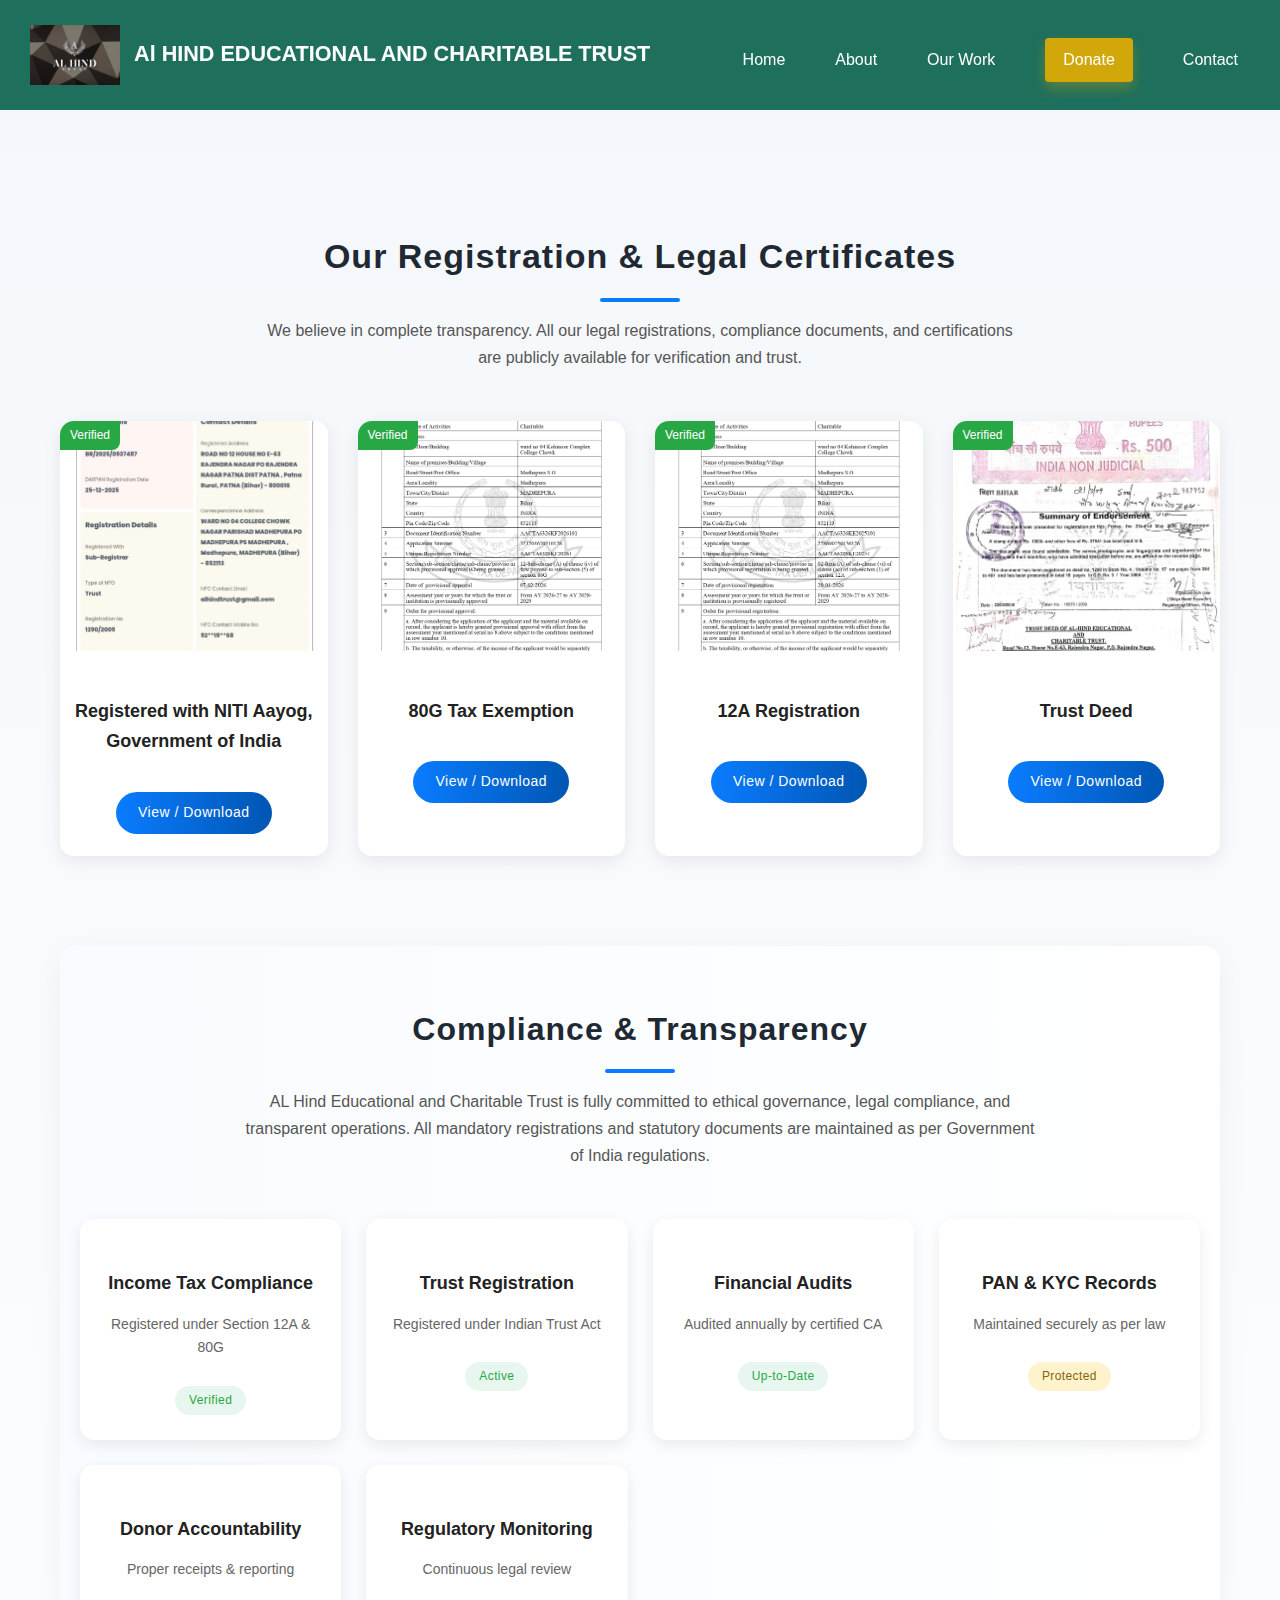
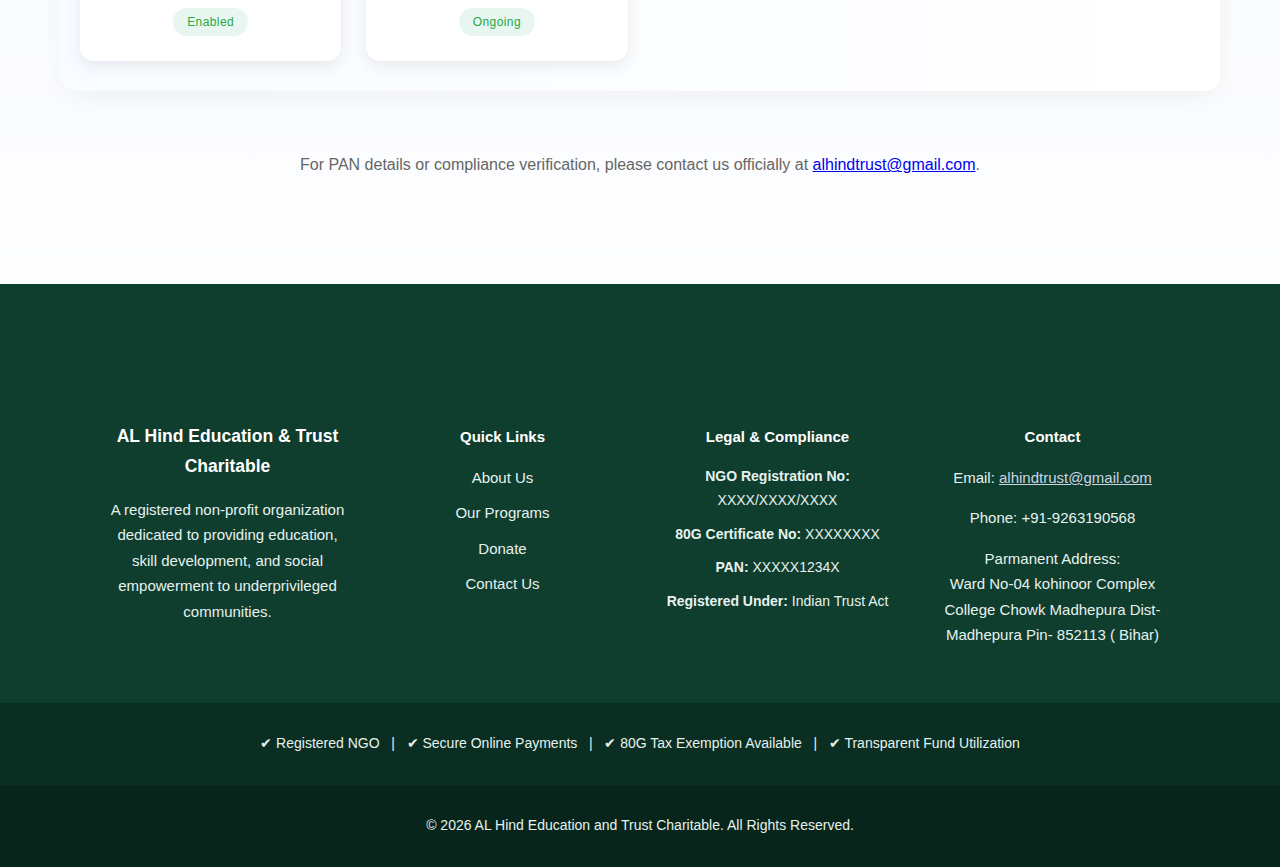
<file: certificates.html>
<!DOCTYPE html>
<html lang="en">

<head>
    <meta charset="UTF-8">
    <meta name="viewport" content="width=device-width, initial-scale=1.0">
    <title>Our Certificates | AL Hind Educational & Charitable Trust</title>

    <link rel="stylesheet" href="css/style.css">

    <!-- Certificate Page Styling 
    <style>
        /* ---------- PAGE BACKGROUND ---------- */

    body {
            background: linear-gradient(to bottom, #f4f7fb, #ffffff);
                }
        /* Certificate Page Styling */

        .certificates-section {
            max-width: 1200px;
            margin: 70px auto;
            padding: 20px;
        }

        .certificates-section h2 {
            text-align: center;
            margin-bottom: 40px;
            font-size: 32px;
        }

        .cert-grid {
            display: grid;
            grid-template-columns: repeat(auto-fit, minmax(260px, 1fr));
            gap: 25px;
        }

        .cert-card {
            background: #fff;
            border-radius: 10px;
            box-shadow: 0 3px 10px rgba(0, 0, 0, 0.1);
            overflow: hidden;
            text-align: center;
            transition: 0.3s;
        }

        .cert-card:hover {
            transform: translateY(-5px);
        }

        .cert-card img {
            width: 100%;
            height: 250px;
            object-fit: cover;
        }

        .cert-card h3 {
            padding: 15px 10px 5px;
            font-size: 18px;
        }

        .cert-card a {
            display: inline-block;
            margin: 10px 0 20px;
            padding: 8px 18px;
            background: #0a7cff;
            color: #fff;
            text-decoration: none;
            border-radius: 5px;
            font-size: 14px;
        }

        .cert-card a:hover {
            background: #055bb5;
        }
    </style>-->

    <style>
        /* ---------- PAGE BACKGROUND ---------- */

        body {
            background: linear-gradient(to bottom, #f4f7fb, #ffffff);
        }

        /* ---------- CERTIFICATE SECTION ---------- */

        .certificates-section {
            max-width: 1200px;
            margin: 70px auto;
            padding: 20px;
        }

        /* ---------- HEADING ---------- */

        .certificates-section h2 {
            text-align: center;
            margin-bottom: 15px;
            font-size: 34px;
            letter-spacing: 1px;
            position: relative;
        }

        .certificates-section h2::after {
            content: '';
            width: 80px;
            height: 4px;
            background: #0a7cff;
            display: block;
            margin: 12px auto 0;
            border-radius: 10px;
        }

        /* ---------- SUB TEXT ---------- */

        .cert-desc {
            text-align: center;
            max-width: 750px;
            margin: 0 auto 50px;
            color: #555;
            font-size: 16px;
            line-height: 1.7;
        }

        /* ---------- GRID ---------- */

        .cert-grid {
            display: grid;
            grid-template-columns: repeat(auto-fit, minmax(260px, 1fr));
            gap: 30px;
        }

        /* ---------- CARD ---------- */

        .cert-card {
            background: #fff;
            border-radius: 14px;
            box-shadow: 0 5px 18px rgba(0, 0, 0, 0.08);
            overflow: hidden;
            text-align: center;

            /* Animation setup */
            opacity: 0;
            transform: translateY(40px);
            transition: all 0.7s ease;
        }

        /* When visible */
        .cert-card.show {
            opacity: 1;
            transform: translateY(0);
        }

        /* ---------- HOVER EFFECT ---------- */

        .cert-card:hover {
            transform: translateY(-8px) scale(1.02);
            box-shadow: 0 15px 35px rgba(10, 124, 255, 0.2);
        }

        /* ---------- IMAGE ---------- */

        .cert-card img {
            width: 100%;
            height: 230px;
            object-fit: cover;
            transition: 0.4s;
        }

        .cert-card:hover img {
            transform: scale(1.08);
        }

        /* ---------- TITLE ---------- */

        .cert-card h3 {
            padding: 18px 10px 5px;
            font-size: 18px;
            color: #222;
        }

        /* ---------- BUTTON ---------- */

        .cert-card a {
            display: inline-block;
            margin: 12px 0 22px;
            padding: 9px 22px;
            background: linear-gradient(to right, #0a7cff, #0056b3);
            color: #fff;
            text-decoration: none;
            border-radius: 25px;
            font-size: 14px;
            letter-spacing: 0.5px;
            transition: all 0.3s ease;
        }

        .cert-card a:hover {
            background: linear-gradient(to right, #0056b3, #003f85);
            transform: scale(1.05);
        }

        .cert-badge {
            position: absolute;
            background: #28a745;
            color: #fff;
            padding: 4px 10px;
            font-size: 12px;
            border-radius: 0 0 8px 0;
        }

        /* ---------- COMPLIANCE SECTION ---------- */

        .compliance-section {
            max-width: 1200px;
            margin: 90px auto 60px;
            padding: 30px 20px;
            background: linear-gradient(to right, #f8fbff, #ffffff);
            border-radius: 16px;
            box-shadow: 0 8px 30px rgba(0, 0, 0, 0.05);
        }

        .compliance-section h2 {
            text-align: center;
            font-size: 32px;
            margin-bottom: 15px;
        }

        .compliance-section h2::after {
            content: '';
            width: 70px;
            height: 4px;
            background: #0a7cff;
            display: block;
            margin: 12px auto 0;
            border-radius: 10px;
        }

        .compliance-desc {
            text-align: center;
            max-width: 800px;
            margin: 0 auto 50px;
            color: #555;
            font-size: 16px;
            line-height: 1.7;
        }

        /* ---------- GRID ---------- */

        .compliance-grid {
            display: grid;
            grid-template-columns: repeat(auto-fit, minmax(240px, 1fr));
            gap: 25px;
        }

        /* ---------- CARD ---------- */

        .compliance-card {
            background: #fff;
            border-radius: 14px;
            padding: 25px 20px;
            text-align: center;
            box-shadow: 0 5px 16px rgba(0, 0, 0, 0.08);
            transition: 0.3s ease;
            position: relative;
        }

        .compliance-card:hover {
            transform: translateY(-6px);
            box-shadow: 0 15px 30px rgba(10, 124, 255, 0.18);
        }

        .compliance-card h4 {
            font-size: 18px;
            margin-bottom: 8px;
            color: #222;
        }

        .compliance-card p {
            font-size: 14px;
            color: #666;
        }

        /* ---------- STATUS BADGE ---------- */

        .status {
            display: inline-block;
            margin-top: 12px;
            padding: 4px 14px;
            font-size: 12px;
            border-radius: 20px;
            letter-spacing: 0.4px;
            font-weight: 500;
        }

        .status.active {
            background: #e7f7ef;
            color: #28a745;
        }

        .status.protected {
            background: #fff3cd;
            color: #856404;
        }



        /* ---------- MOBILE ---------- */

        @media (max-width: 600px) {

            .certificates-section h2 {
                font-size: 26px;
            }

            .cert-desc {
                font-size: 15px;
            }

        }
    </style>



</head>

<body>

    <!-- HEADER (Same as other pages) -->
    <div id="header"></div>

    <section class="certificates-section">

        <h2>Our Registration & Legal Certificates</h2>

        <p class="cert-desc">
            We believe in complete transparency. All our legal registrations,
            compliance documents, and certifications are publicly available
            for verification and trust.
        </p>



        <div class="cert-grid">

            <!-- Certificate 1 -->
            <div class="cert-card">
                <span class="cert-badge">Verified</span>

                <img src="/uploads/certificates/images/darpan.jpeg" alt="NGO Registration">
                <h3>Registered with NITI Aayog, Government of India</h3>
                <a href="/uploads/certificates/pdfs/darpan.pdf" target="_blank">
                    View / Download
                </a>
            </div>

            <!-- Certificate 2 -->
            <div class="cert-card">
                <span class="cert-badge">Verified</span>

                <img src="/uploads/certificates/images/80G.jpg" alt="80G Certificate">
                <h3>80G Tax Exemption</h3>
                <a href="/uploads/certificates/pdfs/80G.pdf" target="_blank">
                    View / Download
                </a>
            </div>

            <!-- Certificate 3 -->
            <div class="cert-card">
                <span class="cert-badge">Verified</span>

                <img src="/uploads/certificates/images/12A.jpg" alt="12A Certificate">
                <h3>12A Registration</h3>
                <a href="/uploads/certificates/pdfs/12A.pdf" target="_blank">
                    View / Download
                </a>
            </div>

            <!-- Certificate 4 -->
            <div class="cert-card">
                <span class="cert-badge">Verified</span>

                <img src="/uploads/certificates/images/deed.jpeg" alt="Trust Deed">
                <h3>Trust Deed</h3>
                <a href="/uploads/certificates/pdfs/deed.pdf" target="_blank">
                    View / Download
                </a>
            </div>

        </div>

        <!-- ================= COMPLIANCE SECTION ================= -->

        <section class="compliance-section">

            <h2>Compliance & Transparency</h2>

            <p class="compliance-desc">
                AL Hind Educational and Charitable Trust is fully committed to
                ethical governance, legal compliance, and transparent operations.
                All mandatory registrations and statutory documents are maintained
                as per Government of India regulations.
            </p>

            <div class="compliance-grid">

                <div class="compliance-card">
                    <h4>Income Tax Compliance</h4>
                    <p>Registered under Section 12A & 80G</p>
                    <span class="status active">Verified</span>
                </div>

                <div class="compliance-card">
                    <h4>Trust Registration</h4>
                    <p>Registered under Indian Trust Act</p>
                    <span class="status active">Active</span>
                </div>

                <div class="compliance-card">
                    <h4>Financial Audits</h4>
                    <p>Audited annually by certified CA</p>
                    <span class="status active">Up-to-Date</span>
                </div>

                <div class="compliance-card">
                    <h4>PAN & KYC Records</h4>
                    <p>Maintained securely as per law</p>
                    <span class="status protected">Protected</span>
                </div>

                <div class="compliance-card">
                    <h4>Donor Accountability</h4>
                    <p>Proper receipts & reporting</p>
                    <span class="status active">Enabled</span>
                </div>

                <div class="compliance-card">
                    <h4>Regulatory Monitoring</h4>
                    <p>Continuous legal review</p>
                    <span class="status active">Ongoing</span>
                </div>

            </div>

        </section>

        <p style="text-align:center; color:#666; margin-top:40px;">
            For PAN details or compliance verification,
            please contact us officially at
            <a href="mailto:alhindtrust@gmail.com">alhindtrust@gmail.com</a>.
        </p>



    </section>

    <!-- FOOTER -->
    <div id="footer"></div>

   
    <!-- SCRIPTS -->
    <script src="js/include.js"></script>
    <script src="js/main.js" defer></script>
    <script src="js/header-animate.js" defer></script>
    <srcript src="js/animation.js"></script>


    <script>

        /* ---------- SCROLL ANIMATION ---------- */

        const cards = document.querySelectorAll('.cert-card, .compliance-card');

        const observer = new IntersectionObserver(entries => {

            entries.forEach(entry => {

                if (entry.isIntersecting) {
                    entry.target.classList.add('show');
                }

            });

        }, {
            threshold: 0.2
        });

        cards.forEach(card => {
            observer.observe(card);
        });

    </script>

    <!--js-->
    
    
</body>

</html>
</file>
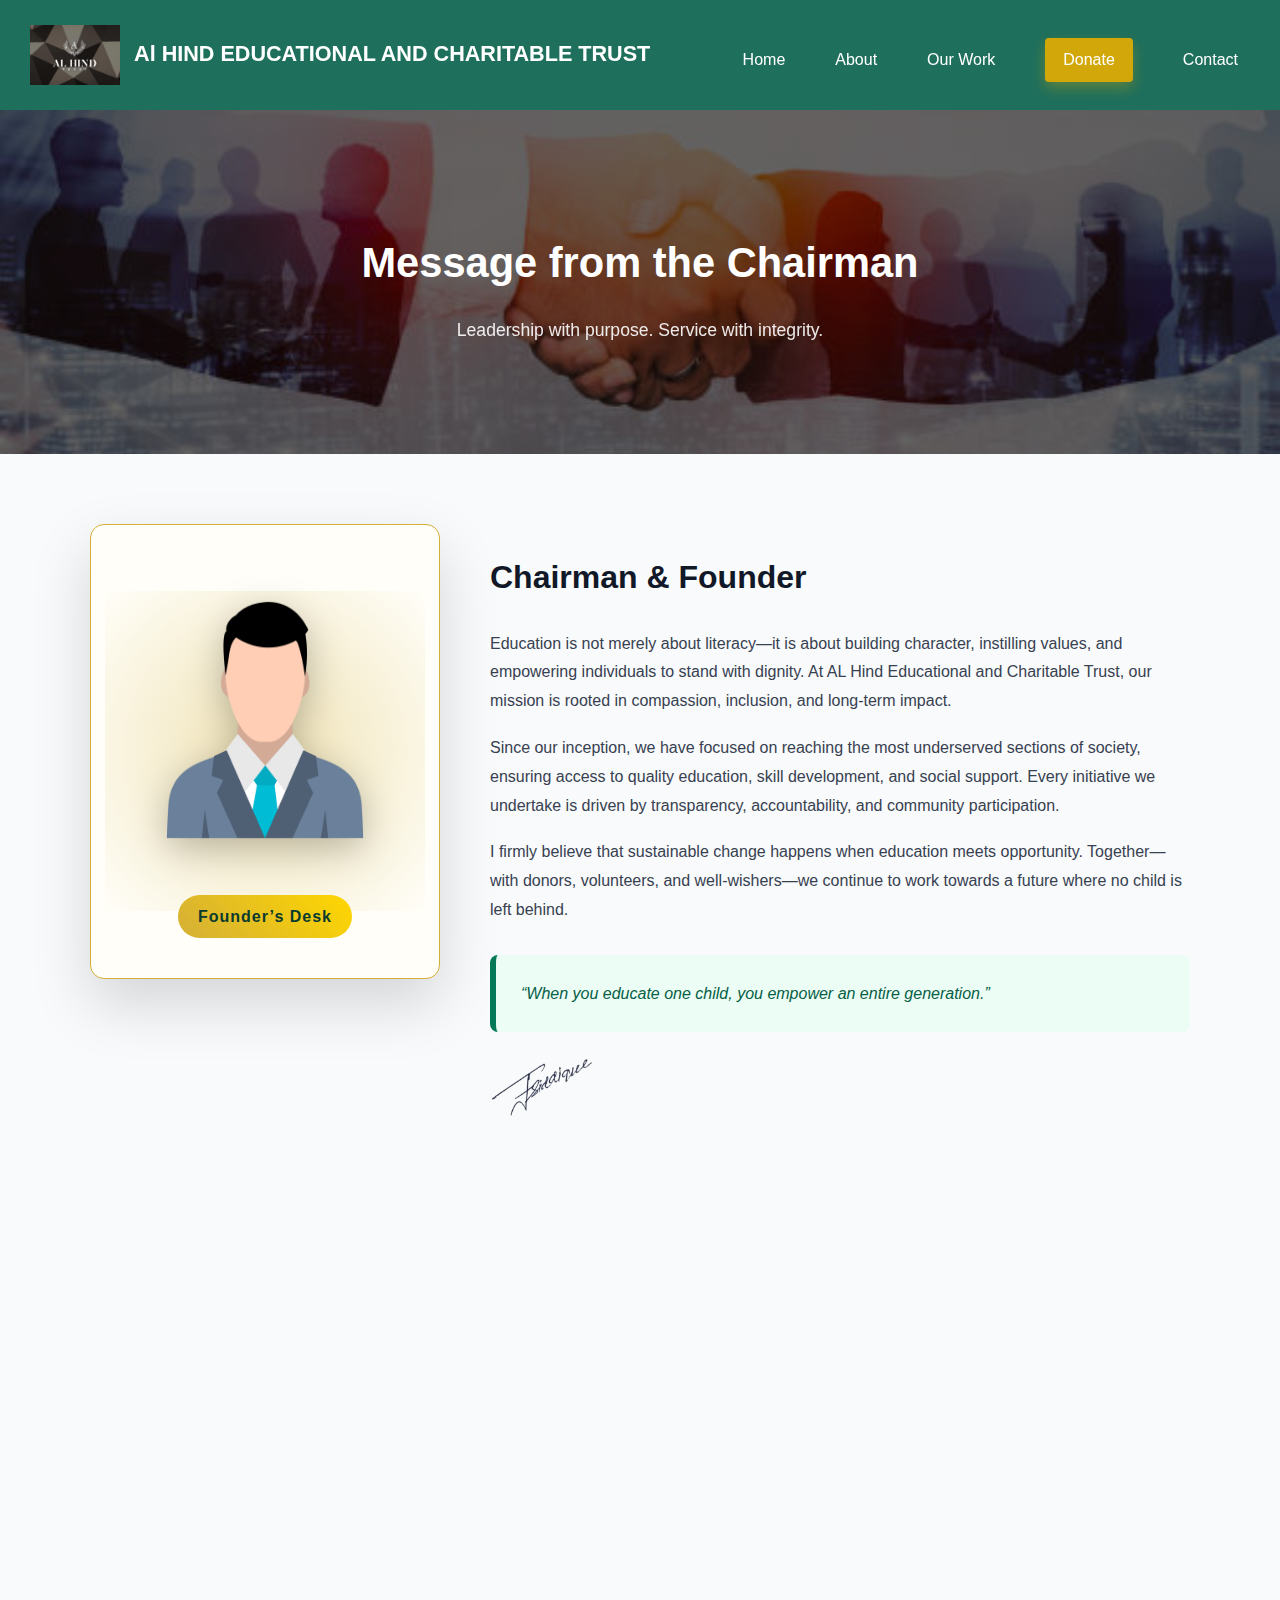
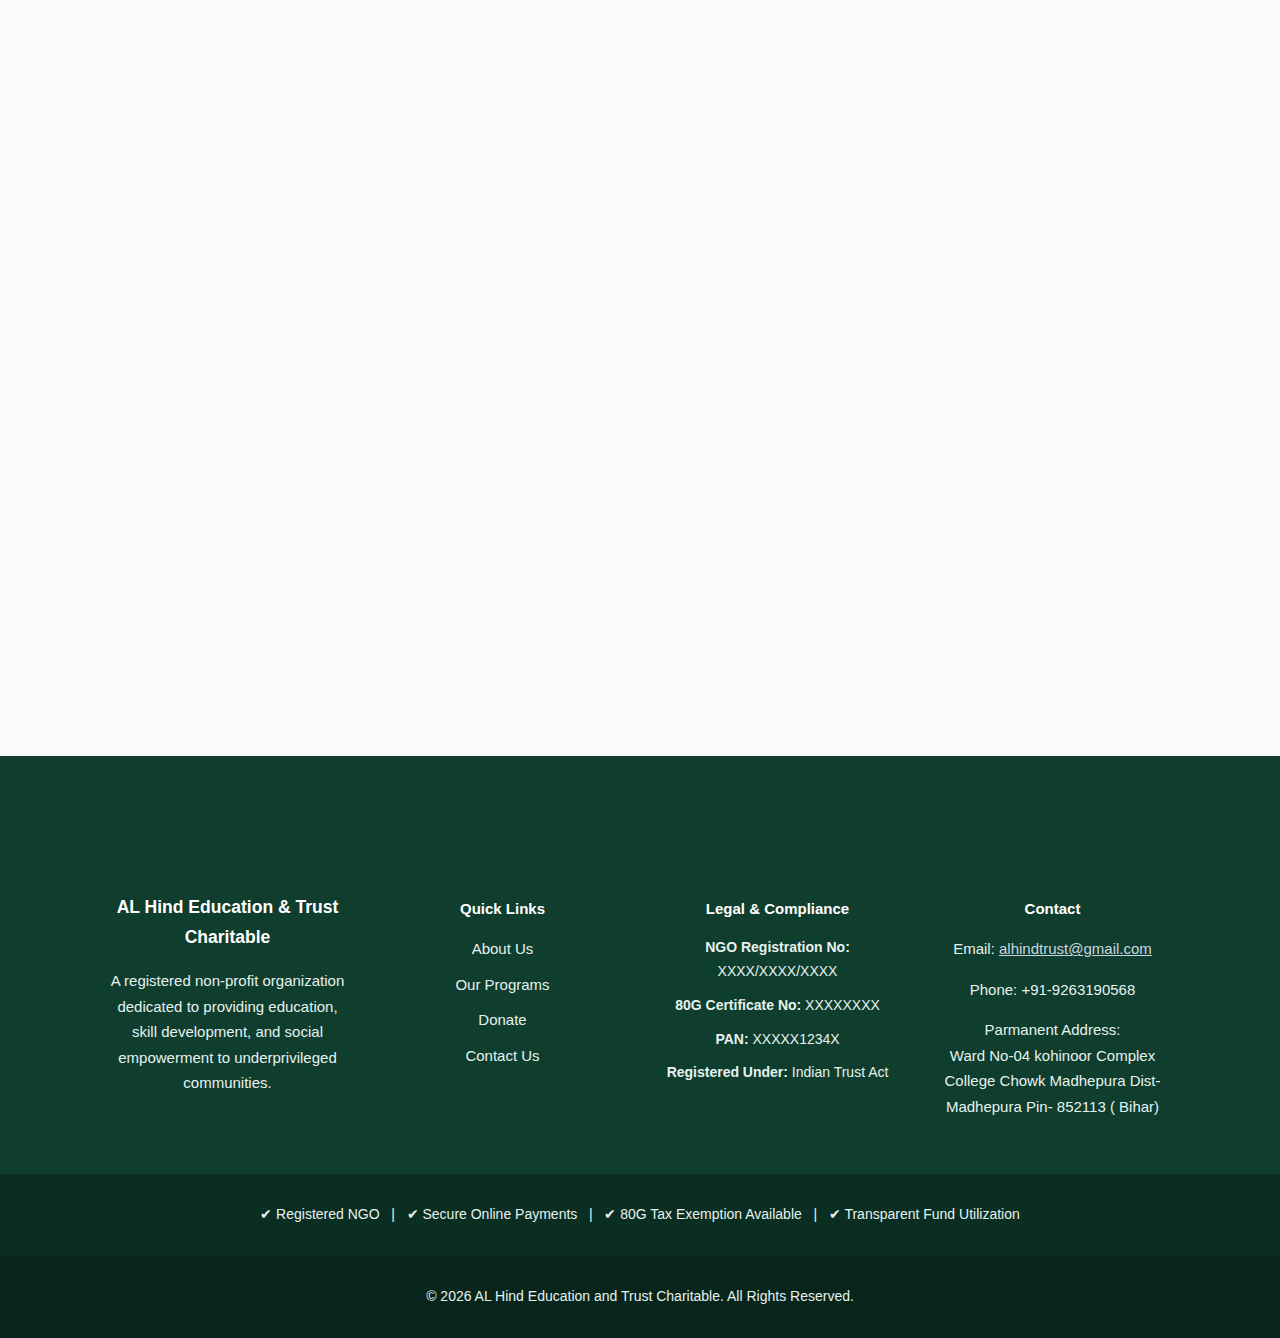
<file: chairman.html>
<!DOCTYPE html>
<html lang="en">

<head>
    <meta charset="UTF-8">
    <title>Chairman’s Desk | AL Hind Educational and Charitable Trust</title>
    <meta name="viewport" content="width=device-width, initial-scale=1.0">

    <!-- MAIN CSS -->
    <link rel="stylesheet" href="/css/style.css">
    <link rel="stylesheet" href="/css/chairman.css">

   
</head>

<body>

    <!-- HEADER -->
    <div id="header"></div>

    <!-- HERO -->
    <section class="chairman-hero">
        <h1>Message from the Chairman</h1>
        <p>Leadership with purpose. Service with integrity.</p>
    </section>

    <!-- CONTENT -->
    <section class="chairman-section reveal">
        <div class="chairman-container">

            <!-- IMAGE
            <div class="chairman-photo">
                <img src="/assets/images/chairman.jpeg" alt="Chairman AL Hind Education Trust">
            </div> -->

            <!-- IMAGE WITH BADGE 
            <div class="chairman-photo chairman-badge">
            
                <img src="/assets/logo.jpeg" alt="AL Hind Trust Logo">
            
                <span class="founder-badge">
                    Founder’s Desk
                </span>
            
            </div>-->

            <div class="chairman-photo royal-chairman">
            
                <div class="royal-glow"></div>
            
                <img src="/assets/images/silhouette.png" alt="Chairman AL Hind Trust">
            
                <div class="royal-title">
            
                    Founder’s Desk
            
                </div>
            
            </div>
            

            <!-- TEXT -->
            <div class="chairman-info">
                <!-- <h2>Message from the Chairman</h2> 
                <h2>Mr. FARUQUE ALAM</h2>-->
                <div class="designation"><h2>Chairman & Founder</h2></div>

                <p>
                    Education is not merely about literacy—it is about building character,
                    instilling values, and empowering individuals to stand with dignity.
                    At AL Hind Educational and Charitable Trust, our mission is rooted in
                    compassion, inclusion, and long-term impact.
                </p>

                <p>
                    Since our inception, we have focused on reaching the most underserved
                    sections of society, ensuring access to quality education, skill
                    development, and social support. Every initiative we undertake is
                    driven by transparency, accountability, and community participation.
                </p>

                <p>
                    I firmly believe that sustainable change happens when education meets
                    opportunity. Together—with donors, volunteers, and well-wishers—we
                    continue to work towards a future where no child is left behind.
                </p>

                <div class="chairman-quote">
                    “When you educate one child, you empower an entire generation.”
                </div>

                <div class="signature">
                    <img src="/assets/images/sign.png" alt="Chairman Signature">
                    <!-- <p>Mr. FARUQUE ALAM</p> -->
                    
                </div>
            </div>
        </div>
    </section>

    <!-- LEADERSHIP TEAM -->
    <section class="leadership-section reveal">
        <div class="leadership-container">
    
            <h2 class="leadership-title">Our Leadership Team</h2>
            <p class="leadership-subtitle">
                Supporting the vision through expertise, governance, and academic leadership.
            </p>
    
            <div class="leadership-grid">
    
                <!-- Advocate -->
                <div class="leader-card reveal" style="transition-delay: 0.1s">
                    <div class="leader-photo">
                        <img src="/assets/images/advocate.jpeg" alt="Advocate - AL Hind Trust">
                    </div>
                    <div class="leader-info">
                        <h3>Mr. Mohammad Afzal</h3>
                        <span class="leader-role">Legal Advisor & Advocate</span>
                        <p>
                            Provides legal oversight and ensures compliance with statutory
                            regulations. Guides governance, documentation, and policy matters
                            critical to the trust’s operations.
                        </p>
                    </div>
                </div>
    
                <!-- Secretary Education -->
                <div class="leader-card reveal" style="transition-delay: 0.25s">
                    <div class="leader-photo">
                        <img src="/assets/images/secretry education.jpeg" alt="Secretary Education - AL Hind Trust">
                    </div>
                    <div class="leader-info">
                        <h3>Mr. Shahid Salmani</h3>
                        <span class="leader-role">Secretary – Education</span>
                        <p>
                            Oversees educational initiatives, curriculum planning, and academic
                            quality. Ensures programs align with the trust’s mission and deliver
                            measurable learning outcomes.
                        </p>
                    </div>
                </div>
    
            </div>
        </div>
    </section>


    <!-- FOOTER -->
    <div id="footer"></div>

    <!-- SCRIPTS -->
    <script src="js/include.js"></script>
    <script src="js/main.js"></script>
    <script src="js/header-animate.js" defer></script>
    <script src="js/chairman.js" defer></script>
</body>

</html>
</file>
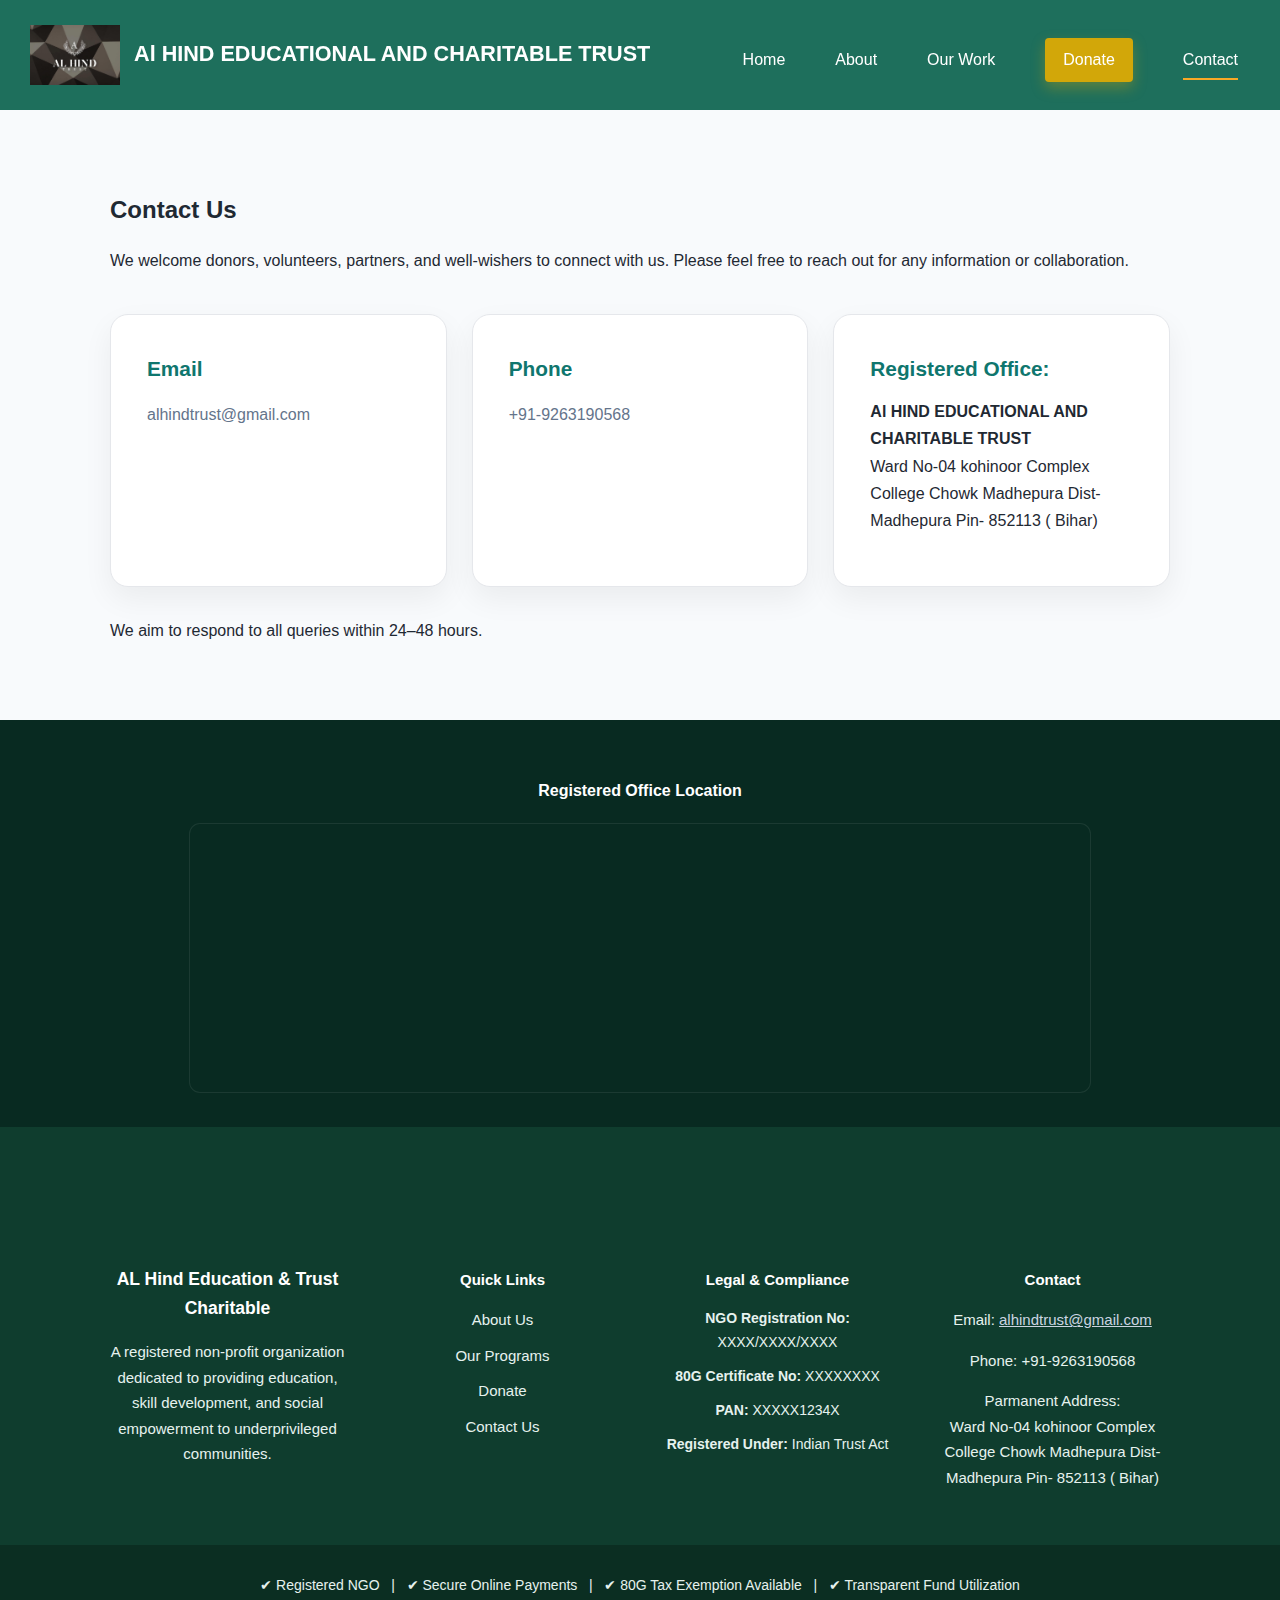
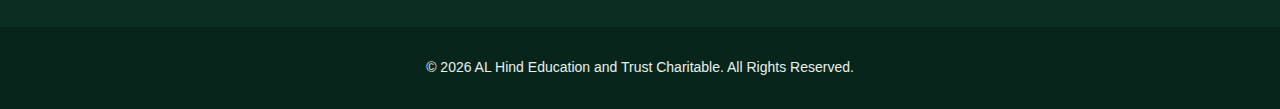
<file: contact.html>
<!DOCTYPE html>
<html lang="en">

<head>
    <meta charset="UTF-8">
    <title>Contact Us | AL Education and Trust Charitable</title>
    <meta name="viewport" content="width=device-width, initial-scale=1.0">
    <link rel="stylesheet" href="css/style.css">
</head>

<body>

    <div id="header"></div>

    <section>
        <div class="container">
            <h2>Contact Us</h2>

            <p>
                We welcome donors, volunteers, partners, and well-wishers to connect with us.
                Please feel free to reach out for any information or collaboration.
            </p>

            <div class="card-grid">

                <div class="card">
                    <h3>Email</h3>
                    <p>alhindtrust@gmail.com</p>
                </div>

                <div class="card">
                    <h3>Phone</h3>
                    <p>+91-9263190568</p>
                </div>

                <div class="card">
                    <h3>Registered Office:</h3>
                       <b> Al HIND EDUCATIONAL AND CHARITABLE TRUST</b><br>
                        Ward No-04 kohinoor Complex College Chowk Madhepura Dist- Madhepura Pin- 852113 ( Bihar)
                    </p>
                </div>

            </div>

            <p style="margin-top:30px;">
                We aim to respond to all queries within 24–48 hours.
            </p>
        </div>
    </section>

    <!-- LOCATION MAP -->
    <div class="footer-map">
        <h4>Registered Office Location</h4>

        <div class="map-box">
            <iframe src="https://www.google.com/maps?q=Madhepura,Bihar,India&output=embed" loading="lazy"
                referrerpolicy="no-referrer-when-downgrade">
            </iframe>
        </div>
    </div>


    <div id="footer"></div>

    <script src="js/include.js"></script>
    <script src="js/main.js"></script>
    <script src="js/header-animate.js"></script>
</body>

</html>
</file>
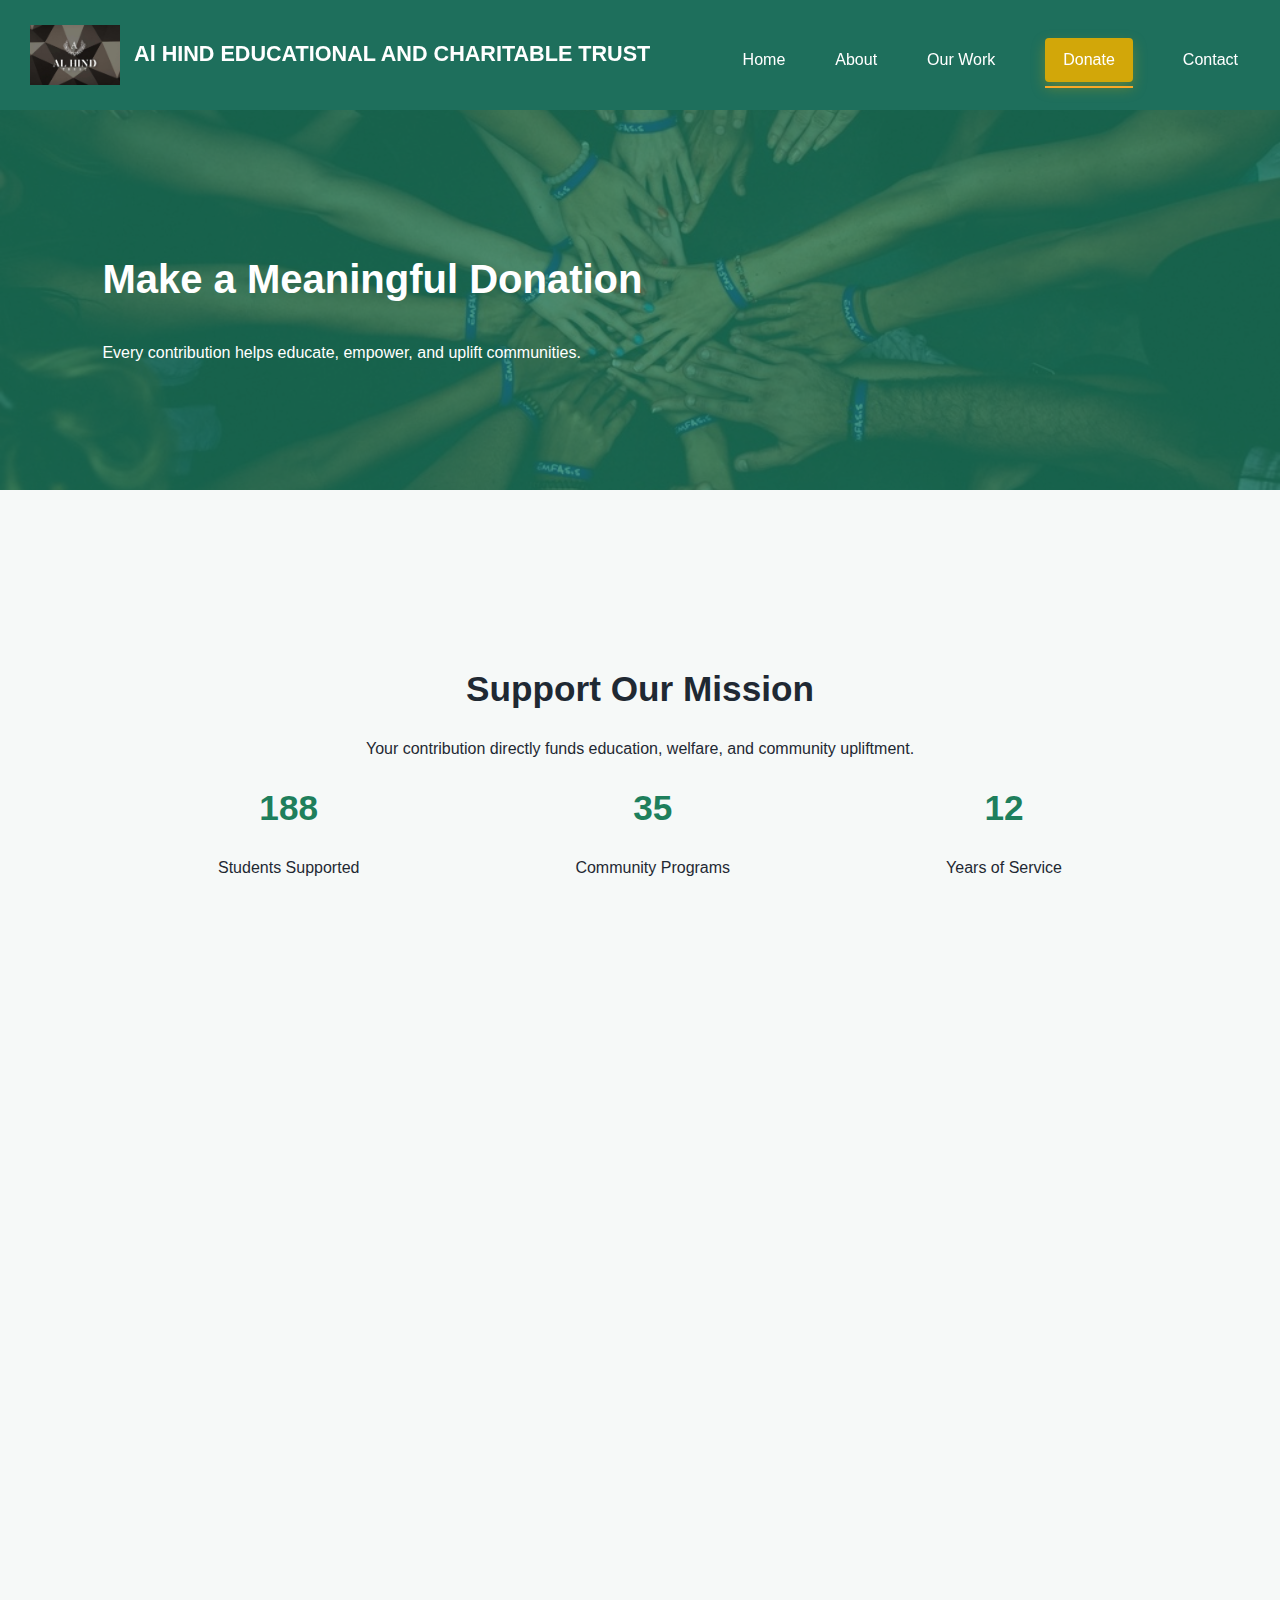
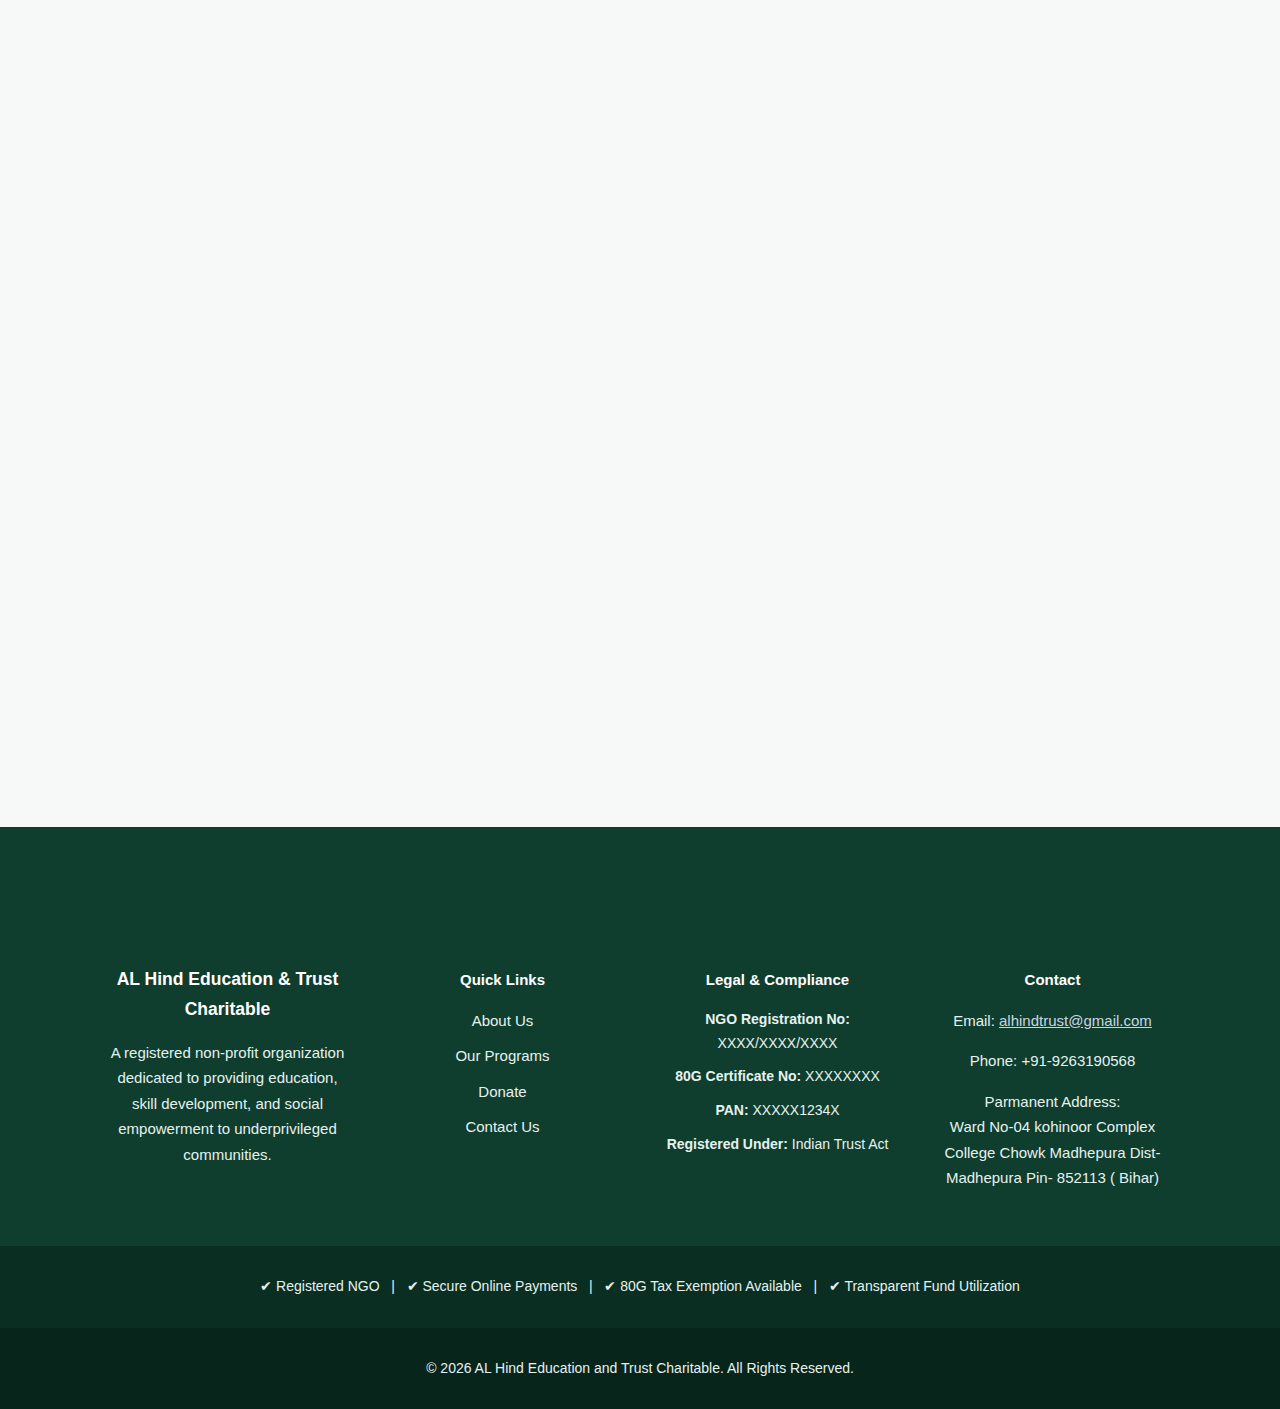
<file: donate.html>
<!DOCTYPE html>
<html lang="en">

<head>
    <meta charset="UTF-8">
    <title>Donate | AL Education and Trust Charitable</title>
    <meta name="viewport" content="width=device-width, initial-scale=1.0">
    <link rel="stylesheet" href="css/style.css">
</head>

<body>

    <div id="header"></div>

    <section class="donation-hero">
        <div class="donation-hero-overlay">
            <h1>Make a Meaningful Donation</h1>
            <p>Every contribution helps educate, empower, and uplift communities.</p>
        </div>
    </section>


    <section class="donation-section">
        <div class="container">

            <!-- HEADER -->
            <div class="donation-header reveal">
                <h2>Support Our Mission</h2>
                <p>Your contribution directly funds education, welfare, and community upliftment.</p>
            </div>

            <!-- IMPACT STATS -->
            <div class="impact-stats reveal">
                <div>
                    <span class="count" data-target="250">0</span>
                    <p>Students Supported</p>
                </div>
                <div>
                    <span class="count" data-target="35">0</span>
                    <p>Community Programs</p>
                </div>
                <div>
                    <span class="count" data-target="12">0</span>
                    <p>Years of Service</p>
                </div>
            </div>

            <div class="why-donate reveal">
                <div>
                    <h4>📚 Education First</h4>
                    <p>Help children access books, schools, and learning resources.</p>
                </div>
                <div>
                    <h4>🤝 Community Impact</h4>
                    <p>Support skill programs and social welfare initiatives.</p>
                </div>
                <div>
                    <h4>🔍 Full Transparency</h4>
                    <p>Every rupee is used responsibly and ethically.</p>
                </div>
            </div>

            <div class="donation-grid">

                <!-- LEFT: FORM -->
                <div class="donation-box reveal-left">

                    <h3>Choose Donation Amount</h3>

                    <!-- PRESET AMOUNTS -->
                    <div class="donation-presets">
                        <button data-amount="500">₹500<br><small></small></button>
                        <button data-amount="1000" class="popular">₹1000<br><small></small><span>Most
                                Popular</span></button>
                        <button data-amount="2500">₹2500<br><small></small></button>
                        <button data-amount="5000">₹5000<br><small></small></button>
                    </div>


                    <!-- FORM -->
                    <form id="donationForm">
                        <input type="text" id="donorName" placeholder="Full Name" required>
                        <input type="email" id="donorEmail" placeholder="Email Address" required>
                        <input type="number" id="donationAmount" placeholder="Enter Amount (INR)" required>

                        <button type="submit" class="btn-donate-main">
                            Donate Securely
                        </button>
                    </form>

                    <p class="human-note">
                        💚 Even a small donation creates real impact. Thank you for standing with us.
                    </p>


                    <p class="payment-note">
                        Secure payments via Razorpay • UPI • Cards • Net Banking
                    </p>

                    <p class="tax-note">
                        ✔ Donations are eligible for tax exemption under Section 80G (if applicable)
                    </p>

                    <div class="donation-flow reveal">
                        <h3>What Happens After You Donate?</h3>
                        <ol>
                            <li>Payment is securely processed</li>
                            <li>Funds are allocated to programs</li>
                            <li>You receive confirmation & updates</li>
                        </ol>
                    </div>
                </div>

                <!-- RIGHT: TRUST / QR -->
                <div class="donation-trust reveal-right">

                    <div class="qr-card">
                        <img src="assets/upi-qr.jpeg" alt="UPI QR Donation">
                        <p class="qr-note">Scan to donate via UPI</p>
                    </div>


                    <div class="trust-badges reveal">
                        <img src="assets/sbi-logo-hd.png" alt="SBI">
                        <img src="assets/upi-logo-hd.png" alt="UPI">
                        <img src="assets/razorpay-logo-hd.png" alt="Razorpay">
                        <img src="assets/secure-payment.png" alt="Secure Payments">
                    </div>


                    <div class="bank-strip">
                        <h4>Direct Bank Transfer</h4>
                        <ul>
                            <li><strong>Account No:</strong> 30881874461</li>
                            <li><strong>IFSC:</strong> SBIN0003052</li>
                            <li><strong>Bank:</strong> SBI (ADB), Madhepura, Bihar</li>
                        </ul>
                    </div>


                    <p class="trust-note">
                        Registered NGO • Transparent Use of Funds
                    </p>
                </div>

            </div>

        </div>
    </section>
<!-- NGO PROOF 
    <div class="ngo-proof">
        <img src="assets/cert.jpeg" alt="Registered NGO">
        <img src="assets/80g.png" alt="80G Certified">
        <img src="assets/transparent.png" alt="Transparent NGO">
    </div>

    <div class="impact-images">
        <img src="images/impact1.jpg">
        <img src="images/impact2.jpg">
        <img src="images/impact3.jpg">
    </div>
-->
    
    
    <div class="sticky-donate" id="stickyDonate">
        <span>Support our mission</span>
        <button onclick="scrollToDonate()">Donate Now</button>
    </div>


    <!-- SUCCESS POPUP -->
    <div class="success-overlay" id="successPopup">
        <div class="success-box">
            <h3>Thank You for Your Support 🙏</h3>
            <p>Your donation was successful and will make a real difference.</p>
            <button onclick="closeSuccess()">Close</button>
        </div>
    </div>


    <div id="footer"></div>

    <script src="https://checkout.razorpay.com/v1/checkout.js"></script>
    <script src="js/donate.js"></script>
    <script src="js/include.js"></script>
    <script src="js/header-animate.js"></script>
    <script src="js/animation.js"></script>
    <script src="js/impact_no.js"></script>
    <script src="js/main.js"></script>
</body>

</html>
</file>
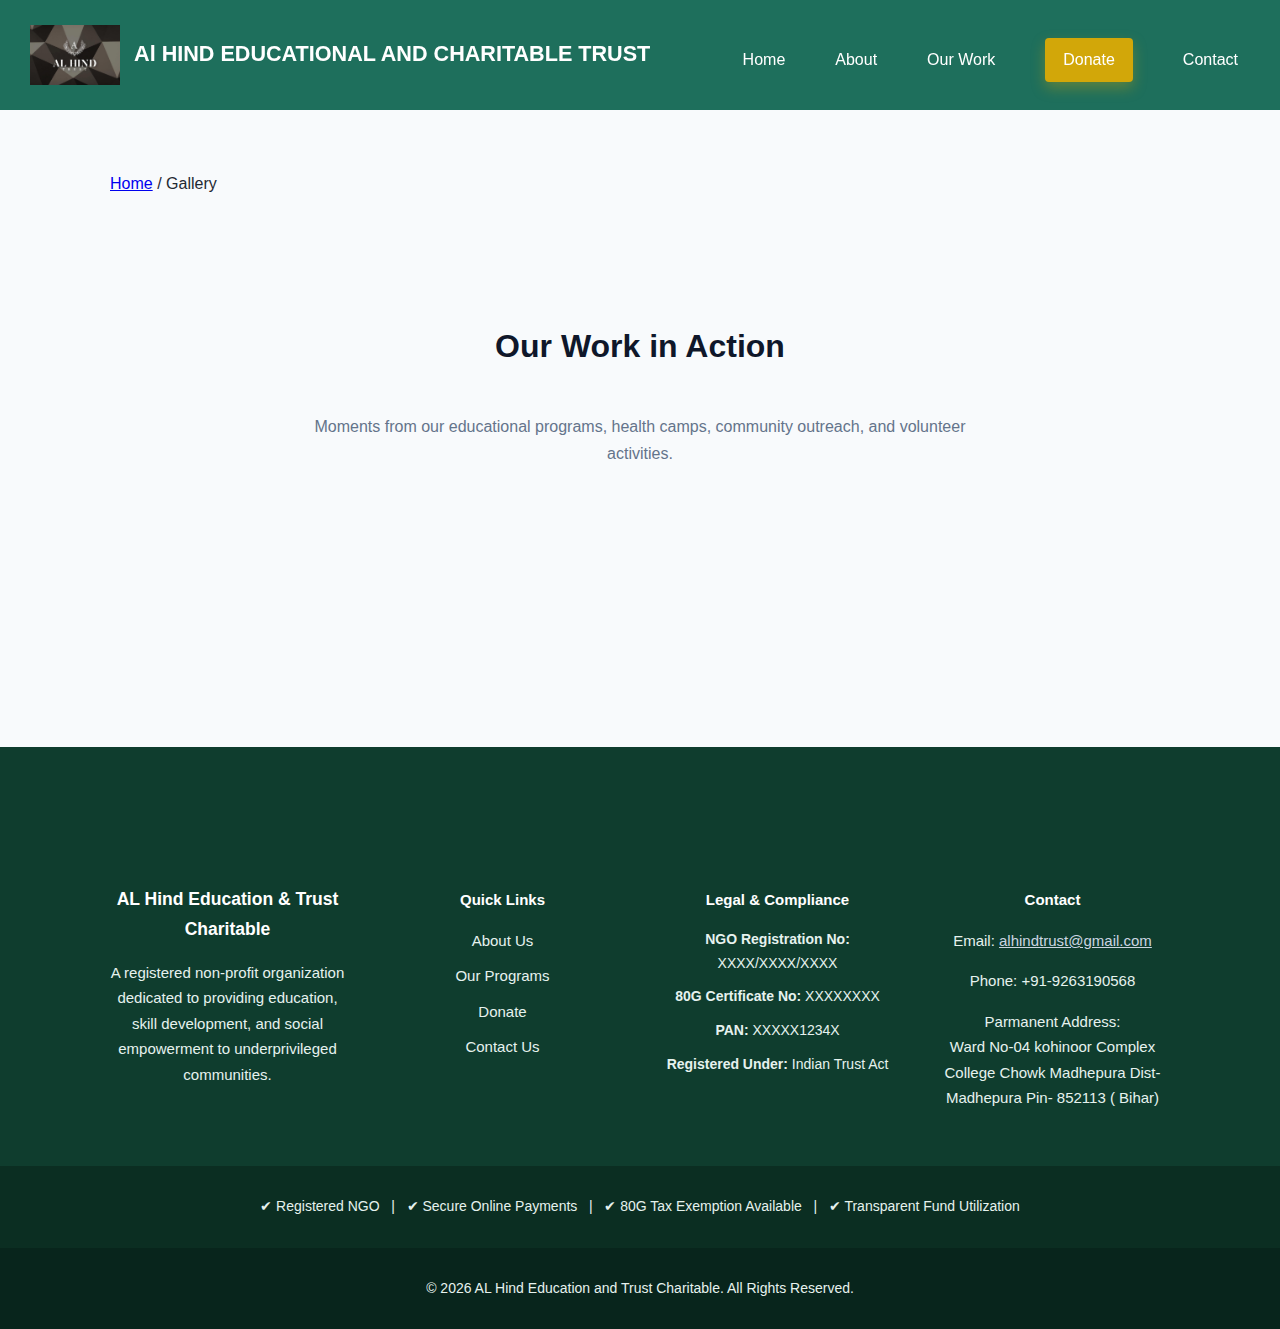
<file: gallery.html>
<!DOCTYPE html>
<html lang="en">

<head>
    <meta charset="UTF-8">
    <title>Gallery | AL Hind Educational and Charitable Trust</title>
    <meta name="viewport" content="width=device-width, initial-scale=1.0">
    <meta name="description" content="Explore photos from our education, welfare, and community development programs.">
    <link rel="stylesheet" href="/css/style.css">
    <link rel="stylesheet" href="/css/gallery.css">
</head>

<body>

    <!-- HEADER -->
    <div id="header"></div>

    <!-- BREADCRUMB -->
    <section class="breadcrumb">
        <div class="container">
            <a href="index.html">Home</a> /
            <span>Gallery</span>
        </div>
    </section>

    <!-- PAGE HERO -->
    <section style="text-align:center;padding:2.5rem 1rem 1rem;">
        <h1 class="section-title">Our Work in Action</h1>
        <p style="max-width:700px;margin:1rem auto 0;color:#64748b;">
            Moments from our educational programs, health camps, community outreach,
            and volunteer activities.
        </p>
    </section>

    <!-- CAROUSEL -->
    <section class="gallery-carousel">
        <button class="carousel-btn prev" aria-label="Previous">&#8249;</button>
        <div class="carousel-track">
            <!-- Dynamically populated by gallery.js -->
        </div>
        <button class="carousel-btn next" aria-label="Next">&#8250;</button>
    </section>

    <!-- GALLERY GRID -->
    <section class="section">
        <div class="gallery-grid container">
            <!-- Dynamically populated by gallery.js -->
        </div>
    </section>

    <!-- LIGHTBOX -->
    <div id="lightbox" role="dialog" aria-modal="true" aria-label="Image viewer">
        <button class="lightbox-nav lightbox-prev" aria-label="Previous image">&#8249;</button>
        <div class="lightbox-content">
            <button class="lightbox-close" aria-label="Close">&times;</button>
            <img class="lightbox-img" alt="">
            <div class="lightbox-meta">
                <p class="lightbox-caption"></p>
                <span class="lightbox-counter"></span>
            </div>
        </div>
        <button class="lightbox-nav lightbox-next" aria-label="Next image">&#8250;</button>
    </div>

    <!-- FOOTER -->
    <div id="footer"></div>

    <!-- SCRIPTS -->
    <script src="js/include.js" defer></script>
    <script src="js/main.js" defer></script>
    <script src="js/header-animate.js" defer></script>
    <script src="js/gallery.js" defer></script>

</body>
</html>
</file>
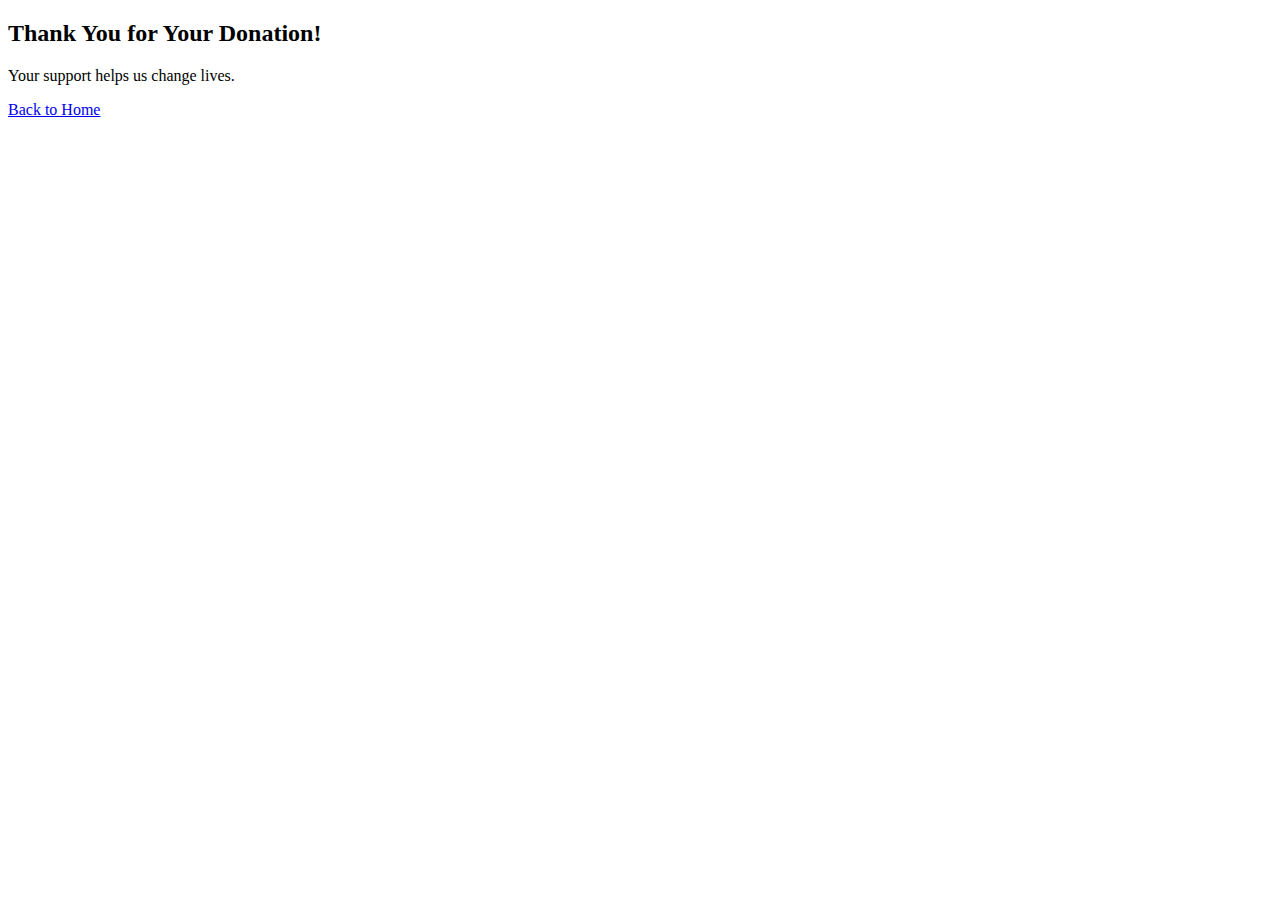
<file: success.html>
<!DOCTYPE html>
<html>

<head>
    <title>Thank You</title>
</head>

<body>
    <h2>Thank You for Your Donation!</h2>
    <p>Your support helps us change lives.</p>
    <a href="index.html">Back to Home</a>
</body>

</html>
</file>
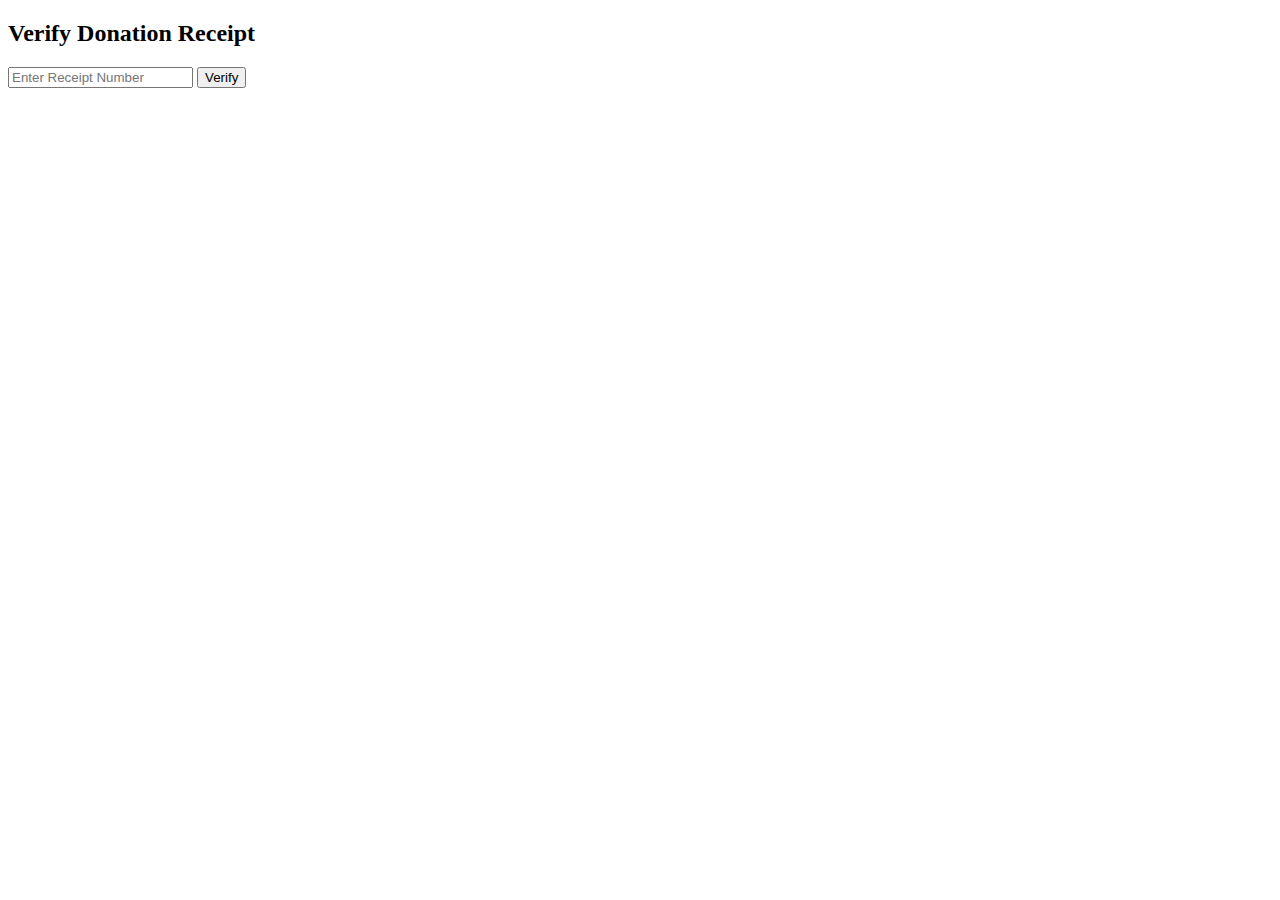
<file: verify.html>
<!DOCTYPE html>
<html>

<head>
    <title>Verify Donation</title>
</head>

<body>

    <h2>Verify Donation Receipt</h2>

    <form action="verify.php" method="POST">

        <input type="text" name="receipt" placeholder="Enter Receipt Number" required>

        <button type="submit">Verify</button>

    </form>

</body>

</html>
</file>
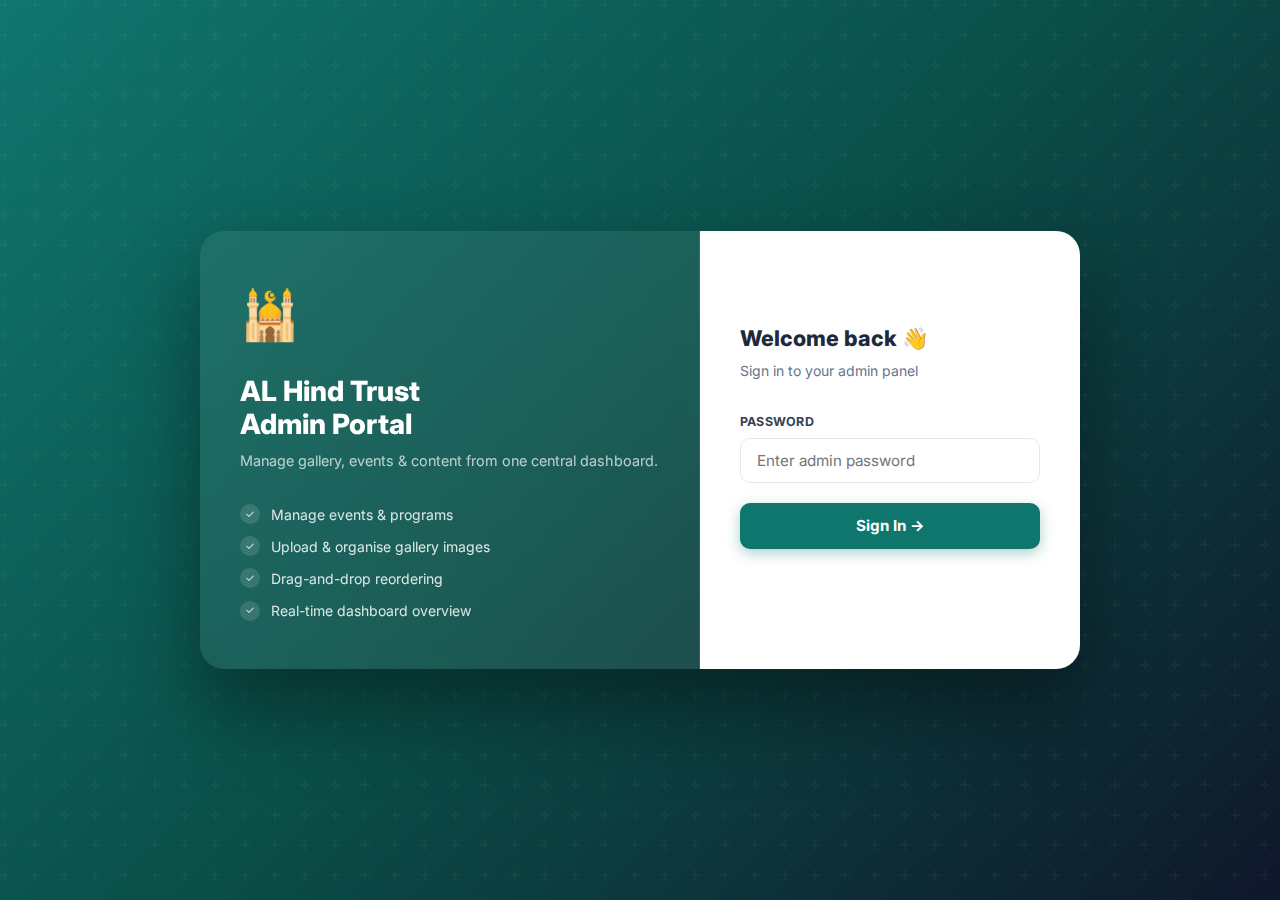
<file: admin/admin.html>
<!DOCTYPE html>
<html lang="en">
<head>
<meta charset="UTF-8">
<title>Admin Panel — AL Hind Trust</title>
<meta name="viewport" content="width=device-width,initial-scale=1">
<style>
@import url('https://fonts.googleapis.com/css2?family=Inter:wght@400;500;600;700;800&display=swap');
*,*::before,*::after{box-sizing:border-box;margin:0;padding:0}
:root{
  --teal:#0f766e;--teal-dark:#0d6561;--teal-deep:#0a4e48;
  --teal-pale:#f0fdf4;--teal-light:#ccfbf1;
  --border:#e2e8f0;--muted:#64748b;--bg:#f1f5f9;--card:#fff;
  --danger:#dc2626;--danger-bg:#fee2e2;
  --sw:260px;--hh:64px;
}
body{font-family:'Inter','Segoe UI',sans-serif;background:var(--bg);color:#1e293b;line-height:1.5}

/* ── LOGIN ──────────────────────────── */
#login-screen{
  display:flex;align-items:center;justify-content:center;min-height:100vh;
  background:linear-gradient(135deg,#0f766e 0%,#0a4e48 50%,#0f172a 100%);
  position:relative;overflow:hidden;
}
#login-screen::before{
  content:"";position:absolute;inset:0;
  background:url("data:image/svg+xml,%3Csvg width='60' height='60' viewBox='0 0 60 60' xmlns='http://www.w3.org/2000/svg'%3E%3Cg fill='%23fff' fill-opacity='.03'%3E%3Cpath d='M36 34v-4h-2v4h-4v2h4v4h2v-4h4v-2h-4zm0-30V0h-2v4h-4v2h4v4h2V6h4V4h-4zM6 34v-4H4v4H0v2h4v4h2v-4h4v-2H6zM6 4V0H4v4H0v2h4v4h2V6h4V4H6z'/%3E%3C/g%3E%3C/svg%3E");
}
.login-wrap{
  position:relative;z-index:1;display:flex;width:100%;max-width:880px;
  border-radius:24px;overflow:hidden;box-shadow:0 40px 80px rgba(0,0,0,.4);
}
.login-left{
  flex:1;background:rgba(255,255,255,.07);backdrop-filter:blur(12px);
  padding:3rem 2.5rem;display:flex;flex-direction:column;justify-content:center;
  border-right:1px solid rgba(255,255,255,.1);color:#fff;
}
.ll-icon{font-size:3rem;margin-bottom:1.5rem;display:block}
.login-left h1{font-size:1.75rem;font-weight:800;margin-bottom:.5rem;line-height:1.2}
.login-left p{font-size:.9rem;opacity:.7;margin-bottom:2rem}
.feat-list{list-style:none;display:flex;flex-direction:column;gap:.7rem}
.feat-list li{display:flex;align-items:center;gap:.7rem;font-size:.875rem;opacity:.85}
.feat-list li::before{
  content:"✓";width:20px;height:20px;border-radius:50%;
  background:rgba(255,255,255,.15);display:flex;align-items:center;
  justify-content:center;font-size:.7rem;flex-shrink:0;
}
.login-right{
  width:380px;background:#fff;padding:3rem 2.5rem;
  display:flex;flex-direction:column;justify-content:center;
}
.login-right h2{font-size:1.35rem;font-weight:800;margin-bottom:.3rem}
.lr-sub{color:var(--muted);font-size:.875rem;margin-bottom:2rem}
.f-lbl{display:block;font-size:.78rem;font-weight:700;color:#374151;margin-bottom:.4rem;letter-spacing:.02em;text-transform:uppercase}
.f-inp{
  width:100%;padding:.75rem 1rem;border:1.5px solid var(--border);border-radius:10px;
  font-size:.95rem;font-family:inherit;margin-bottom:1.25rem;transition:border-color .2s,box-shadow .2s;
}
.f-inp:focus{outline:none;border-color:var(--teal);box-shadow:0 0 0 3px rgba(15,118,110,.12)}
.btn-login{
  width:100%;padding:.85rem;background:var(--teal);color:#fff;border:none;
  border-radius:10px;font-size:.95rem;font-weight:700;cursor:pointer;font-family:inherit;
  box-shadow:0 4px 14px rgba(15,118,110,.35);transition:background .2s,transform .1s;
}
.btn-login:hover{background:var(--teal-dark)}
.btn-login:active{transform:scale(.98)}
.l-err{color:var(--danger);font-size:.82rem;margin-top:.7rem;min-height:1.1rem}
@media(max-width:680px){.login-left{display:none}.login-right{width:100%;border-radius:24px}.login-wrap{max-width:400px}}

/* ── SHELL ──────────────────────────── */
#admin{display:none}

/* Topbar */
.topbar{
  position:fixed;top:0;left:0;right:0;height:var(--hh);
  background:#fff;border-bottom:1px solid var(--border);
  display:flex;align-items:center;z-index:300;
  box-shadow:0 1px 4px rgba(0,0,0,.05);
}
.tb-brand{
  width:var(--sw);height:var(--hh);background:var(--teal);flex-shrink:0;
  display:flex;align-items:center;gap:.75rem;padding:0 1.25rem;
}
.tb-brand .bi{font-size:1.4rem}
.tb-brand .bt{color:#fff;font-weight:700;font-size:.9rem;line-height:1.2}
.tb-brand .bt small{display:block;font-size:.68rem;font-weight:400;opacity:.7}
.tb-toggle{background:none;border:none;cursor:pointer;padding:.5rem .75rem;color:var(--muted);font-size:1.25rem;display:none}
.tb-space{flex:1}
.tb-search{
  display:flex;align-items:center;gap:.5rem;background:var(--bg);
  border:1.5px solid var(--border);border-radius:10px;padding:.42rem .9rem;
}
.tb-search input{border:none;background:none;font-size:.85rem;width:190px;font-family:inherit;color:#1e293b}
.tb-search input:focus{outline:none}
.tb-search input::placeholder{color:var(--muted)}
.tb-right{display:flex;align-items:center;gap:.65rem;padding:0 1.25rem}
.ext-link{
  display:flex;align-items:center;gap:.35rem;background:var(--bg);
  border:1.5px solid var(--border);border-radius:8px;padding:.38rem .8rem;
  font-size:.78rem;font-weight:600;color:#475569;text-decoration:none;white-space:nowrap;transition:all .2s;
}
.ext-link:hover{border-color:var(--teal);color:var(--teal);background:var(--teal-pale)}
.avatar-wrap{position:relative}
.avatar{
  width:34px;height:34px;border-radius:50%;
  background:linear-gradient(135deg,var(--teal),var(--teal-deep));
  color:#fff;display:flex;align-items:center;justify-content:center;
  font-weight:700;font-size:.8rem;cursor:pointer;user-select:none;
}
.av-menu{
  position:absolute;top:42px;right:0;background:#fff;border:1px solid var(--border);
  border-radius:12px;padding:.5rem;min-width:165px;
  box-shadow:0 8px 24px rgba(0,0,0,.12);display:none;z-index:400;
}
.av-menu.open{display:block}
.av-menu .am-meta{padding:.4rem .7rem;font-size:.75rem;color:var(--muted)}
.av-menu .am-name{padding:.1rem .7rem .5rem;font-size:.85rem;font-weight:700}
.av-menu hr{border:none;border-top:1px solid var(--border);margin:.3rem 0}
.av-menu button{
  display:block;width:100%;text-align:left;padding:.5rem .7rem;
  font-size:.84rem;border-radius:7px;border:none;background:none;
  cursor:pointer;color:#1e293b;font-family:inherit;transition:background .15s;
}
.av-menu button:hover{background:var(--bg)}
.av-menu button.danger{color:var(--danger)}
.av-menu button.danger:hover{background:var(--danger-bg)}

/* Sidebar */
.sidebar{
  position:fixed;top:var(--hh);left:0;bottom:0;width:var(--sw);
  background:#fff;border-right:1px solid var(--border);
  overflow-y:auto;z-index:200;display:flex;flex-direction:column;
  transition:transform .3s ease;
}
.sb-section{padding:1.1rem 1rem .4rem}
.sb-sec-lbl{
  font-size:.66rem;font-weight:700;letter-spacing:.08em;text-transform:uppercase;
  color:#94a3b8;padding:0 .5rem;margin-bottom:.4rem;
}
.nav-item{
  display:flex;align-items:center;gap:.7rem;padding:.58rem .75rem;
  border-radius:10px;cursor:pointer;color:var(--muted);font-size:.855rem;font-weight:500;
  transition:all .15s;user-select:none;border:none;background:none;
  width:100%;text-align:left;font-family:inherit;position:relative;
}
.nav-item:hover{background:var(--bg);color:#1e293b}
.nav-item.active{background:var(--teal-pale);color:var(--teal);font-weight:700}
.nav-item.active::before{
  content:"";position:absolute;left:0;top:18%;bottom:18%;
  width:3px;background:var(--teal);border-radius:0 4px 4px 0;
}
.ni-icon{font-size:1.05rem;flex-shrink:0;width:20px;text-align:center}
.ni-badge{
  margin-left:auto;background:var(--teal-light);color:var(--teal);
  border-radius:99px;padding:.1rem .5rem;font-size:.7rem;font-weight:700;
}
.ni-badge.red{background:var(--danger-bg);color:var(--danger)}
.sb-foot{margin-top:auto;padding:1rem;border-top:1px solid var(--border)}
.sb-user{display:flex;align-items:center;gap:.7rem;padding:.5rem}
.su-av{
  width:32px;height:32px;border-radius:50%;
  background:linear-gradient(135deg,var(--teal),var(--teal-deep));
  display:flex;align-items:center;justify-content:center;
  color:#fff;font-weight:700;font-size:.78rem;flex-shrink:0;
}
.su-name{font-size:.84rem;font-weight:700;color:#1e293b}
.su-role{font-size:.72rem;color:var(--muted)}

/* Main */
.main{
  margin-left:var(--sw);margin-top:var(--hh);
  min-height:calc(100vh - var(--hh));padding:2rem;
}
.pg-header{margin-bottom:1.75rem}
.pg-header h1{font-size:1.45rem;font-weight:800;color:#0f172a;margin-bottom:.2rem}
.pg-header p{color:var(--muted);font-size:.875rem}

/* Panels */
.tab-panel{display:none}
.tab-panel.active{display:block}

/* Stats */
.stats-grid{display:grid;grid-template-columns:repeat(3,1fr);gap:1.1rem;margin-bottom:1.75rem}
.stat-card{
  background:#fff;border-radius:16px;padding:1.4rem;
  box-shadow:0 1px 6px rgba(0,0,0,.06);border:1px solid var(--border);
  position:relative;overflow:hidden;
}
.stat-card::after{content:"";position:absolute;bottom:0;left:0;right:0;height:3px}
.sc-green::after{background:linear-gradient(90deg,#0f766e,#5eead4)}
.sc-blue::after{background:linear-gradient(90deg,#3b82f6,#93c5fd)}
.sc-amber::after{background:linear-gradient(90deg,#f59e0b,#fde68a)}
.sc-purple::after{background:linear-gradient(90deg,#8b5cf6,#c4b5fd)}
.stat-icon{
  width:42px;height:42px;border-radius:12px;
  display:flex;align-items:center;justify-content:center;
  font-size:1.2rem;margin-bottom:.9rem;
}
.si-green{background:#dcfce7} .si-blue{background:#dbeafe}
.si-amber{background:#fef3c7} .si-purple{background:#ede9fe}
.stat-val{font-size:1.9rem;font-weight:800;color:#0f172a;line-height:1}
.stat-lbl{font-size:.78rem;color:var(--muted);margin-top:.3rem;font-weight:500}
.stat-sub{font-size:.73rem;font-weight:600;margin-top:.65rem;color:#059669}
.stat-sub.mu{color:var(--muted)}

/* Dash grid */
.dash-grid{display:grid;grid-template-columns:1.35fr 1fr;gap:1.1rem;margin-bottom:1.1rem}
.dash-card{
  background:#fff;border-radius:16px;padding:1.4rem;
  box-shadow:0 1px 6px rgba(0,0,0,.06);border:1px solid var(--border);
}
.dc-title{
  font-size:.875rem;font-weight:700;color:#1e293b;
  margin-bottom:1.1rem;display:flex;align-items:center;gap:.45rem;
}
.dc-title .dc-ct{
  margin-left:auto;background:var(--bg);color:var(--muted);
  border-radius:6px;padding:.1rem .5rem;font-size:.72rem;
}
.recent-list{display:flex;flex-direction:column;gap:.65rem}
.ri{display:flex;align-items:center;gap:.85rem;padding:.65rem;border-radius:10px;background:var(--bg)}
.ri img{width:44px;height:34px;object-fit:cover;border-radius:7px;flex-shrink:0}
.ri-ph{width:44px;height:34px;border-radius:7px;background:#e2e8f0;display:flex;align-items:center;justify-content:center;font-size:.9rem;flex-shrink:0}
.ri-info{flex:1;min-width:0}
.ri-t{font-size:.83rem;font-weight:700;color:#1e293b;white-space:nowrap;overflow:hidden;text-overflow:ellipsis}
.ri-s{font-size:.72rem;color:var(--muted);margin-top:.1rem}
.sdot{width:7px;height:7px;border-radius:50%;flex-shrink:0}
.sd-green{background:#22c55e} .sd-gray{background:#94a3b8}

.gal-strip{display:grid;grid-template-columns:repeat(3,1fr);gap:.55rem}
.gal-strip img{width:100%;aspect-ratio:4/3;object-fit:cover;border-radius:8px;display:block}
.gal-more{
  aspect-ratio:4/3;background:var(--bg);border-radius:8px;
  display:flex;align-items:center;justify-content:center;
  font-size:.78rem;font-weight:700;color:var(--muted);cursor:pointer;flex-direction:column;gap:.15rem;
}
.gal-more:hover{background:var(--teal-pale);color:var(--teal)}

.qa-list{display:flex;flex-direction:column;gap:.5rem}
.qa-btn{
  display:flex;align-items:center;gap:.7rem;padding:.75rem .9rem;
  border-radius:10px;background:var(--bg);border:none;cursor:pointer;
  font-family:inherit;font-size:.855rem;font-weight:600;color:#1e293b;
  width:100%;text-align:left;transition:all .15s;
}
.qa-btn:hover{background:var(--teal-pale);color:var(--teal)}

/* Panel card */
.panel-card{
  background:#fff;border-radius:16px;padding:1.6rem;
  box-shadow:0 1px 6px rgba(0,0,0,.06);border:1px solid var(--border);margin-bottom:1.4rem;
}
.pc-title{font-size:.9rem;font-weight:700;color:#1e293b;margin-bottom:1.1rem;display:flex;align-items:center;gap:.4rem}

/* Form */
.fg2{display:grid;grid-template-columns:1fr 1fr;gap:1rem}
.fg2 .full{grid-column:1/-1}
.fg{display:flex;flex-direction:column;gap:.32rem}
.fg label{font-size:.75rem;font-weight:700;color:#374151;letter-spacing:.02em;text-transform:uppercase}
.fg input,.fg textarea,.fg select{
  padding:.62rem .9rem;border:1.5px solid var(--border);border-radius:10px;
  font-size:.875rem;font-family:inherit;background:#fff;transition:border-color .2s,box-shadow .2s;
}
.fg input:focus,.fg textarea:focus,.fg select:focus{
  outline:none;border-color:var(--teal);box-shadow:0 0 0 3px rgba(15,118,110,.1);
}
.fg textarea{resize:vertical;min-height:80px}
.f-actions{display:flex;gap:.7rem;margin-top:1.1rem;flex-wrap:wrap}
.btn-sub{
  background:var(--teal);color:#fff;border:none;border-radius:10px;
  padding:.68rem 1.4rem;font-size:.875rem;font-weight:700;cursor:pointer;font-family:inherit;
  box-shadow:0 3px 10px rgba(15,118,110,.28);transition:background .2s;
}
.btn-sub:hover{background:var(--teal-dark)}
.btn-canc{
  background:var(--bg);color:#475569;border:1.5px solid var(--border);
  border-radius:10px;padding:.68rem 1.1rem;font-size:.875rem;font-weight:600;cursor:pointer;font-family:inherit;
}
.btn-canc:hover{background:var(--border)}

.img-uz{
  border:2px dashed #cbd5e1;border-radius:10px;padding:1.25rem;text-align:center;
  cursor:pointer;color:var(--muted);font-size:.84rem;transition:border-color .2s,background .2s;
}
.img-uz:hover,.img-uz.drag-over{border-color:var(--teal);background:var(--teal-pale)}
.img-uz input[type=file]{display:none}
.ip-wrap{position:relative;display:inline-block;margin-top:.7rem}
.ip-img{width:110px;height:74px;object-fit:cover;border-radius:8px;display:block}
.ip-clr{
  position:absolute;top:-7px;right:-7px;background:var(--danger);color:#fff;
  border:none;border-radius:50%;width:19px;height:19px;font-size:.6rem;
  cursor:pointer;display:flex;align-items:center;justify-content:center;
}

/* Table */
.sec-bar{display:flex;justify-content:space-between;align-items:center;margin-bottom:1.1rem;flex-wrap:wrap;gap:.7rem}
.sec-bar h2{font-size:.9rem;font-weight:700;color:#1e293b}
.cpill{background:#e0f2fe;color:#0369a1;border-radius:99px;padding:.22rem .75rem;font-size:.75rem;font-weight:700}
.tbl-wrap{overflow-x:auto;border-radius:14px;border:1px solid var(--border)}
table{width:100%;border-collapse:collapse;font-size:.83rem}
thead{background:#f8fafc}
th{padding:.75rem 1rem;text-align:left;font-weight:700;color:#374151;border-bottom:1px solid var(--border);white-space:nowrap;font-size:.75rem;text-transform:uppercase;letter-spacing:.04em}
td{padding:.75rem 1rem;border-bottom:1px solid var(--border);vertical-align:middle}
tr:last-child td{border-bottom:none}
tbody tr{transition:background .12s}
tbody tr:hover td{background:#f8fafc}
.tbl-img{width:50px;height:36px;object-fit:cover;border-radius:7px;display:block}
.tbl-ph{width:50px;height:36px;background:var(--bg);border-radius:7px;display:flex;align-items:center;justify-content:center;font-size:.95rem}
.spill{border-radius:99px;padding:.22rem .65rem;font-size:.7rem;font-weight:700;white-space:nowrap;letter-spacing:.03em}
.sp-up{background:#dcfce7;color:#166534}
.sp-past{background:#f1f5f9;color:#64748b}
.cat-tag{background:var(--teal-pale);color:var(--teal);border:1px solid var(--teal-light);border-radius:6px;font-size:.7rem;padding:.14rem .5rem;white-space:nowrap;font-weight:700}
.tbl-acts{display:flex;gap:.35rem}
.btn-ed{background:#eff6ff;color:#1d4ed8;border:none;border-radius:7px;padding:.28rem .65rem;font-size:.76rem;font-weight:700;cursor:pointer;transition:background .15s}
.btn-ed:hover{background:#dbeafe}
.btn-rm{background:var(--danger-bg);color:var(--danger);border:none;border-radius:7px;padding:.28rem .65rem;font-size:.76rem;font-weight:700;cursor:pointer;transition:background .15s}
.btn-rm:hover{background:#fecaca}
.empty-r td{text-align:center;padding:3rem;color:#94a3b8;font-size:.875rem}

/* Gallery */
.drop-zone{
  border:2.5px dashed #cbd5e1;border-radius:14px;padding:2.25rem 1.5rem;
  text-align:center;cursor:pointer;color:var(--muted);transition:border-color .2s,background .2s;
}
.drop-zone:hover,.drop-zone.drag-over{border-color:var(--teal);background:var(--teal-pale)}
.drop-zone input[type=file]{display:none}
.dzi{font-size:2.1rem;display:block;margin-bottom:.55rem}
.dz-strong{color:var(--teal);font-weight:700}
.prev-strip{display:flex;gap:.55rem;flex-wrap:wrap;margin-top:.9rem}
.prev-thumb{width:66px;height:50px;border-radius:8px;object-fit:cover;border:2px solid var(--border)}
.upl-row{display:flex;gap:.7rem;margin-top:.9rem;flex-wrap:wrap}
.upl-row input{flex:1;min-width:160px;padding:.6rem .9rem;border:1.5px solid var(--border);border-radius:10px;font-size:.875rem;font-family:inherit}
.upl-row input:focus{outline:none;border-color:var(--teal)}
.btn-add{
  background:var(--teal);color:#fff;border:none;border-radius:10px;
  padding:.6rem 1.2rem;font-size:.875rem;font-weight:700;cursor:pointer;font-family:inherit;white-space:nowrap;
  box-shadow:0 3px 10px rgba(15,118,110,.25);
}
.btn-add:hover{background:var(--teal-dark)}
.adm-grid{display:grid;grid-template-columns:repeat(auto-fill,minmax(185px,1fr));gap:1.05rem}
.adm-card{
  background:#fff;border-radius:14px;overflow:hidden;cursor:grab;
  box-shadow:0 1px 6px rgba(0,0,0,.07);border:2px solid transparent;
  position:relative;transition:box-shadow .2s,border-color .2s;
}
.adm-card:hover{box-shadow:0 4px 18px rgba(0,0,0,.11)}
.adm-card.dragging{opacity:.42;cursor:grabbing}
.adm-card.drop-target{border-color:var(--teal);background:var(--teal-pale)}
.adm-card img{width:100%;aspect-ratio:4/3;object-fit:cover;display:block;pointer-events:none}
.drag-h{position:absolute;top:7px;left:7px;background:rgba(0,0,0,.55);color:#fff;border-radius:6px;padding:3px 6px;font-size:.62rem;letter-spacing:.05em}
.ord-b{position:absolute;top:7px;right:7px;background:rgba(0,0,0,.55);color:#fff;border-radius:6px;padding:2px 7px;font-size:.68rem;font-weight:700}
.acb{padding:.75rem}
.cap-inp{width:100%;border:1.5px solid var(--border);border-radius:8px;padding:.38rem .58rem;font-size:.8rem;margin-bottom:.55rem;font-family:inherit;transition:border-color .2s}
.cap-inp:focus{outline:none;border-color:var(--teal)}
.card-acts{display:flex;gap:.4rem}
.btn-sv{flex:1;background:var(--teal);color:#fff;border:none;border-radius:7px;padding:.33rem;font-size:.76rem;font-weight:700;cursor:pointer}
.btn-sv:hover{background:var(--teal-dark)}
.btn-dl{flex:1;background:var(--danger-bg);color:var(--danger);border:none;border-radius:7px;padding:.33rem;font-size:.76rem;font-weight:700;cursor:pointer}
.btn-dl:hover{background:#fecaca}
.gal-empty{grid-column:1/-1;text-align:center;padding:4rem 2rem;color:#94a3b8}

/* Modal */
.modal-ov{
  position:fixed;inset:0;background:rgba(15,23,42,.6);
  display:none;align-items:center;justify-content:center;
  z-index:500;padding:1rem;backdrop-filter:blur(3px);
}
.modal-ov.open{display:flex}
.modal{
  background:#fff;border-radius:20px;padding:2rem;width:100%;max-width:620px;
  max-height:92vh;overflow-y:auto;box-shadow:0 30px 80px rgba(0,0,0,.25);
}
.mh{display:flex;justify-content:space-between;align-items:center;margin-bottom:1.4rem;padding-bottom:1rem;border-bottom:1px solid var(--border)}
.mh h2{font-size:1.05rem;font-weight:700;color:var(--teal)}
.mcl{background:var(--bg);border:none;border-radius:8px;width:30px;height:30px;font-size:.95rem;cursor:pointer;display:flex;align-items:center;justify-content:center;color:var(--muted)}
.mcl:hover{background:var(--danger-bg);color:var(--danger)}

/* Donation / Message rows */
.row-unread td { background: #fffbeb !important; font-weight: 600; }
.row-unread td:first-child { border-left: 3px solid var(--warning, #f59e0b); }
.msg-preview { max-width: 220px; white-space: nowrap; overflow: hidden; text-overflow: ellipsis; color: var(--muted); font-size: .8rem; }
.btn-view { background: var(--teal-pale); color: var(--teal); border: none; border-radius: 7px; padding: .28rem .65rem; font-size: .76rem; font-weight: 700; cursor: pointer; }
.btn-view:hover { background: var(--teal-light); }
.don-amount { font-weight: 800; color: #059669; font-size: .9rem; }
.don-method { background: #f0f9ff; color: #0369a1; border-radius: 6px; padding: .14rem .5rem; font-size: .72rem; font-weight: 700; }
.msg-type { background: var(--teal-pale); color: var(--teal); border: 1px solid var(--teal-light); border-radius: 6px; font-size: .7rem; padding: .14rem .5rem; font-weight: 700; }
.status-paid { background: #dcfce7; color: #166534; border-radius: 99px; padding: .2rem .6rem; font-size: .7rem; font-weight: 700; }
.status-pending { background: #fef3c7; color: #92400e; border-radius: 99px; padding: .2rem .6rem; font-size: .7rem; font-weight: 700; }
/* Message detail modal */
.msg-detail { line-height: 1.7; }
.msg-detail .md-label { font-size: .72rem; font-weight: 700; text-transform: uppercase; letter-spacing: .06em; color: var(--muted); margin-bottom: .2rem; }
.msg-detail .md-val { font-size: .9rem; color: #1e293b; margin-bottom: 1rem; }
.msg-detail .md-body { background: var(--bg); border-radius: 10px; padding: 1rem; font-size: .875rem; color: #1e293b; line-height: 1.6; margin-top: .2rem; white-space: pre-wrap; }
/* Stat red sub */
.stat-sub.red { color: var(--danger); }

/* Toast */
#toast{
  position:fixed;bottom:1.5rem;right:1.5rem;background:#0f172a;color:#fff;
  padding:.72rem 1.2rem;border-radius:12px;font-size:.858rem;opacity:0;
  transform:translateY(10px);transition:opacity .3s,transform .3s;
  pointer-events:none;z-index:9999;display:flex;align-items:center;gap:.55rem;
  box-shadow:0 8px 24px rgba(0,0,0,.2);max-width:310px;
}
#toast.show{opacity:1;transform:translateY(0)}
#toast.success{background:#059669}
#toast.error{background:var(--danger)}

/* Responsive */
@media(max-width:1100px){
  .stats-grid{grid-template-columns:repeat(2,1fr)}
  .dash-grid{grid-template-columns:1fr}
}
@media(max-width:900px){
  .sidebar{transform:translateX(-100%)}
  .sidebar.open{transform:translateX(0);box-shadow:4px 0 20px rgba(0,0,0,.15)}
  .main{margin-left:0}
  .tb-brand{width:auto}
  .tb-toggle{display:block}
  .tb-search{display:none}
  .fg2{grid-template-columns:1fr}
}
@media(max-width:600px){
  .stats-grid{grid-template-columns:1fr 1fr}
  .main{padding:1.1rem 1rem}
}
</style>
</head>
<body>

<!-- LOGIN -->
<div id="login-screen">
  <div class="login-wrap">
    <div class="login-left">
      <span class="ll-icon">🕌</span>
      <h1>AL Hind Trust<br>Admin Portal</h1>
      <p>Manage gallery, events &amp; content from one central dashboard.</p>
      <ul class="feat-list">
        <li>Manage events &amp; programs</li>
        <li>Upload &amp; organise gallery images</li>
        <li>Drag-and-drop reordering</li>
        <li>Real-time dashboard overview</li>
      </ul>
    </div>
    <div class="login-right">
      <h2>Welcome back 👋</h2>
      <p class="lr-sub">Sign in to your admin panel</p>
      <label class="f-lbl" for="pwd-input">Password</label>
      <input type="password" id="pwd-input" class="f-inp" placeholder="Enter admin password" autocomplete="current-password">
      <button class="btn-login" onclick="doLogin()">Sign In →</button>
      <p class="l-err" id="l-err"></p>
    </div>
  </div>
</div>

<!-- ADMIN -->
<div id="admin">

  <!-- Topbar -->
  <div class="topbar">
    <div class="tb-brand">
      <span class="bi">🕌</span>
      <div class="bt">AL Hind Trust<small>Admin Panel</small></div>
    </div>
    <button class="tb-toggle" onclick="toggleSidebar()">☰</button>
    <div class="tb-space"></div>
    <div class="tb-search">
      <span>🔍</span>
      <input type="text" placeholder="Search events…" id="gsearch" oninput="gSearch()">
    </div>
    <div class="tb-right">
      <a href="gallery.html" target="_blank" class="ext-link">🖼️ Gallery ↗</a>
      <a href="events.html"  target="_blank" class="ext-link">📅 Events ↗</a>
      <div class="avatar-wrap">
        <div class="avatar" onclick="toggleAvMenu()" id="av-btn">A
          <div class="av-menu" id="av-menu">
            <div class="am-meta">Signed in as</div>
            <div class="am-name">Admin</div>
            <hr>
            <button class="danger" onclick="doLogout()">🚪 Sign Out</button>
          </div>
        </div>
      </div>
    </div>
  </div>

  <!-- Sidebar -->
  <aside class="sidebar" id="sidebar">
    <div class="sb-section">
      <div class="sb-sec-lbl">Main</div>
      <button class="nav-item active" onclick="goTo('dashboard')" data-page="dashboard">
        <span class="ni-icon">📊</span>Dashboard
      </button>
    </div>
    <div class="sb-section">
      <div class="sb-sec-lbl">Content</div>
      <button class="nav-item" onclick="goTo('events')" data-page="events">
        <span class="ni-icon">📅</span>Events
        <span class="ni-badge" id="sb-ec">0</span>
      </button>
      <button class="nav-item" onclick="goTo('gallery')" data-page="gallery">
        <span class="ni-icon">🖼️</span>Gallery
        <span class="ni-badge" id="sb-gc">0</span>
      </button>
    </div>
    <div class="sb-section">
      <div class="sb-sec-lbl">Inbox</div>
      <button class="nav-item" onclick="goTo('donations')" data-page="donations">
        <span class="ni-icon">💰</span>Donations
        <span class="ni-badge red" id="sb-don-count">0</span>
      </button>
      <button class="nav-item" onclick="goTo('messages')" data-page="messages">
        <span class="ni-icon">📬</span>Messages
        <span class="ni-badge red" id="sb-msg-count">0</span>
      </button>
    </div>
    <div class="sb-section">
      <div class="sb-sec-lbl">Actions</div>
      <button class="nav-item" onclick="goTo('add-event')" data-page="add-event">
        <span class="ni-icon">➕</span>Add Event
      </button>
      <button class="nav-item" onclick="goTo('upload')" data-page="upload">
        <span class="ni-icon">📤</span>Upload Images
      </button>
    </div>
    <div class="sb-foot">
      <div class="sb-user">
        <div class="su-av">A</div>
        <div><div class="su-name">Admin</div><div class="su-role">Super Admin</div></div>
      </div>
    </div>
  </aside>

  <!-- Main -->
  <main class="main" id="main-area">

    <!-- DASHBOARD -->
    <div class="tab-panel active" id="page-dashboard">
      <div class="pg-header"><h1>Dashboard</h1><p>Welcome back! Here's an overview.</p></div>
      <div class="stats-grid">
        <div class="stat-card sc-green">
          <div class="stat-icon si-green">📅</div>
          <div class="stat-val" id="sv-total">0</div>
          <div class="stat-lbl">Total Events</div>
          <div class="stat-sub" id="sv-up">↑ 0 upcoming</div>
        </div>
        <div class="stat-card sc-blue">
          <div class="stat-icon si-blue">🖼️</div>
          <div class="stat-val" id="sv-gal">0</div>
          <div class="stat-lbl">Gallery Images</div>
          <div class="stat-sub mu">Across all categories</div>
        </div>
        <div class="stat-card sc-amber">
          <div class="stat-icon si-amber">✅</div>
          <div class="stat-val" id="sv-past">0</div>
          <div class="stat-lbl">Past Events</div>
          <div class="stat-sub mu">Completed programs</div>
        </div>
        <div class="stat-card sc-purple">
          <div class="stat-icon si-purple">📍</div>
          <div class="stat-val" id="sv-locs">0</div>
          <div class="stat-lbl">Locations Covered</div>
          <div class="stat-sub mu">Unique locations</div>
        </div>
        <div class="stat-card sc-amber">
          <div class="stat-icon si-amber">💰</div>
          <div class="stat-val" id="sv-don">0</div>
          <div class="stat-lbl">Total Donations</div>
          <div class="stat-sub" id="sv-don-amt">₹0 raised</div>
        </div>
        <div class="stat-card sc-blue">
          <div class="stat-icon si-blue">📬</div>
          <div class="stat-val" id="sv-msg">0</div>
          <div class="stat-lbl">Messages</div>
          <div class="stat-sub mu" id="sv-msg-unread">0 unread</div>
        </div>
      </div>
      <div class="dash-grid">
        <div class="dash-card">
          <div class="dc-title">📅 Recent Events <span class="dc-ct" id="dc-ec">0</span></div>
          <div class="recent-list" id="dash-events"></div>
        </div>
        <div style="display:flex;flex-direction:column;gap:1.1rem">
          <div class="dash-card">
            <div class="dc-title">🖼️ Gallery Preview</div>
            <div class="gal-strip" id="dash-gal-strip"></div>
          </div>
          <div class="dash-card">
            <div class="dc-title">⚡ Quick Actions</div>
            <div class="qa-list">
              <button class="qa-btn" onclick="goTo('add-event')"><span>➕</span> Add New Event</button>
              <button class="qa-btn" onclick="goTo('upload')"><span>📤</span> Upload Gallery Images</button>
              <button class="qa-btn" onclick="goTo('events')"><span>📋</span> Manage All Events</button>
              <button class="qa-btn" onclick="goTo('gallery')"><span>🗂️</span> Manage Gallery</button>
            </div>
          </div>
        </div>
      </div>
    </div>

    <!-- EVENTS LIST -->
    <div class="tab-panel" id="page-events">
      <div class="pg-header"><h1>📅 Events</h1><p>Manage all events and activities.</p></div>
      <div class="sec-bar">
        <h2>All Events</h2>
        <div style="display:flex;gap:.7rem;align-items:center;flex-wrap:wrap">
          <span class="cpill" id="evt-cnt">0 events</span>
          <button class="btn-sub" style="padding:.42rem .95rem;font-size:.8rem;" onclick="goTo('add-event')">➕ Add Event</button>
        </div>
      </div>
      <div class="tbl-wrap">
        <table><thead><tr>
          <th></th><th>Title</th><th>Date</th><th>Status</th><th>Category</th><th>Location</th><th>Actions</th>
        </tr></thead>
        <tbody id="evt-tbody"></tbody></table>
      </div>
    </div>

    <!-- ADD EVENT -->
    <div class="tab-panel" id="page-add-event">
      <div class="pg-header">
        <h1 id="ae-title">➕ Add New Event</h1>
        <p>Fill in the details to publish an event on the public page.</p>
      </div>
      <div class="panel-card">
        <div class="fg2">
          <div class="fg"><label>Event Title *</label><input type="text" id="ef-title" placeholder="Free Medical Camp"></div>
          <div class="fg"><label>Date *</label><input type="date" id="ef-date"></div>
          <div class="fg"><label>Location</label><input type="text" id="ef-location" placeholder="Madhepura, Bihar"></div>
          <div class="fg"><label>Category</label>
            <select id="ef-cat">
              <option value="">-- Select --</option>
              <option>Health</option><option>Education</option><option>Welfare</option>
              <option>Community</option><option>Awareness</option><option>Volunteer</option><option>Other</option>
            </select>
          </div>
          <div class="fg full"><label>Description</label><textarea id="ef-desc" placeholder="Brief description…"></textarea></div>
          <div class="fg"><label>Map Search Query</label><input type="text" id="ef-map" placeholder="Madhepura,Bihar"></div>
          <div class="fg"><label>Join / Register Link</label><input type="text" id="ef-link" placeholder="join.html or https://…"></div>
          <div class="fg full">
            <label>Event Image</label>
            <div class="img-uz" id="ef-uz" onclick="document.getElementById('ef-img-file').click()">
              📷 Click to upload image
              <input type="file" id="ef-img-file" accept="image/*" onchange="handleEvtImg(this)">
              <div class="ip-wrap" id="ef-ip-wrap" style="display:none">
                <img id="ef-ip" class="ip-img" alt="">
                <button class="ip-clr" onclick="clearEvtImg(event)">✕</button>
              </div>
            </div>
            <input type="text" id="ef-img-url" style="margin-top:.5rem;padding:.6rem .9rem;border:1.5px solid var(--border);border-radius:10px;font-size:.875rem;font-family:inherit;width:100%"
              placeholder="Or paste image URL: images/event1.jpg" oninput="syncImgUrl()">
          </div>
        </div>
        <div class="f-actions">
          <button class="btn-sub" id="ef-sub" onclick="submitEvent()">➕ Add Event</button>
          <button class="btn-canc" id="ef-canc" style="display:none" onclick="cancelEdit()">Cancel</button>
        </div>
      </div>
    </div>

    <!-- GALLERY -->
    <div class="tab-panel" id="page-gallery">
      <div class="pg-header"><h1>🖼️ Gallery</h1><p>Drag cards to reorder. Changes save automatically.</p></div>
      <div class="sec-bar">
        <h2>All Images</h2>
        <div style="display:flex;gap:.65rem;align-items:center;flex-wrap:wrap">
          <span class="cpill" id="gal-cpill">0 images</span>
          <button class="btn-sub" style="padding:.42rem .95rem;font-size:.8rem;" onclick="goTo('upload')">📤 Upload</button>
          <button style="background:var(--danger-bg);color:var(--danger);border:none;border-radius:8px;padding:.42rem .95rem;font-size:.8rem;cursor:pointer;font-weight:700;" onclick="clearAllGal()">Clear All</button>
        </div>
      </div>
      <div class="adm-grid" id="gal-grid"></div>
    </div>

    <!-- UPLOAD -->
    <div class="tab-panel" id="page-upload">
      <div class="pg-header"><h1>📤 Upload Images</h1><p>Add new images to the public gallery.</p></div>
      <div class="panel-card">
        <div class="drop-zone" id="gal-dz" onclick="document.getElementById('gal-fi').click()">
          <span class="dzi">📁</span>
          <p><span class="dz-strong">Click to browse</span> or drag &amp; drop images here</p>
          <small style="display:block;margin-top:.4rem;">JPG, PNG, WebP — multiple files supported</small>
          <input type="file" id="gal-fi" accept="image/*" multiple onchange="handleGalFiles(this.files)">
        </div>
        <div class="prev-strip" id="gal-prev"></div>
        <div class="upl-row" id="gal-upl-row" style="display:none">
          <input type="text" id="gal-cap" placeholder="Caption for all (or leave blank to use filenames)">
          <button class="btn-add" onclick="addGalImages()">＋ Add to Gallery</button>
        </div>
      </div>
    </div>

    <!-- DONATIONS -->
    <div class="tab-panel" id="page-donations">
      <div class="pg-header"><h1>💰 Donations</h1><p>All donation submissions from your website.</p></div>
      <div class="sec-bar">
        <h2>Donation Records</h2>
        <div style="display:flex;gap:.65rem;align-items:center;flex-wrap:wrap">
          <span class="cpill" id="don-cpill">0 donations</span>
          <span style="background:#dcfce7;color:#166534;border-radius:99px;padding:.22rem .75rem;font-size:.75rem;font-weight:700;" id="don-total-pill">₹0 total</span>
          <button style="background:var(--danger-bg);color:var(--danger);border:none;border-radius:8px;padding:.42rem .95rem;font-size:.8rem;cursor:pointer;font-weight:700;" onclick="clearDonations()">Clear All</button>
          <button class="btn-sub" style="padding:.42rem .95rem;font-size:.8rem;" onclick="exportCSV('donations')">⬇ Export CSV</button>
        </div>
      </div>
      <div class="tbl-wrap">
        <table><thead><tr>
          <th>#</th><th>Name</th><th>Email</th><th>Amount</th><th>Method</th><th>Status</th><th>Date & Time</th><th>Actions</th>
        </tr></thead>
        <tbody id="don-tbody"></tbody></table>
      </div>
    </div>

    <!-- MESSAGES -->
    <div class="tab-panel" id="page-messages">
      <div class="pg-header"><h1>📬 Contact Messages</h1><p>Messages and inquiries submitted via your contact form.</p></div>
      <div class="sec-bar">
        <h2>All Messages</h2>
        <div style="display:flex;gap:.65rem;align-items:center;flex-wrap:wrap">
          <span class="cpill" id="msg-cpill">0 messages</span>
          <span style="background:#fee2e2;color:#dc2626;border-radius:99px;padding:.22rem .75rem;font-size:.75rem;font-weight:700;" id="msg-unread-pill">0 unread</span>
          <button style="background:var(--danger-bg);color:var(--danger);border:none;border-radius:8px;padding:.42rem .95rem;font-size:.8rem;cursor:pointer;font-weight:700;" onclick="clearMessages()">Clear All</button>
          <button class="btn-sub" style="padding:.42rem .95rem;font-size:.8rem;" onclick="markAllRead()">✓ Mark All Read</button>
          <button class="btn-sub" style="padding:.42rem .95rem;font-size:.8rem;background:#475569;" onclick="exportCSV('messages')">⬇ Export CSV</button>
        </div>
      </div>
      <div class="tbl-wrap">
        <table><thead><tr>
          <th>#</th><th>Name</th><th>Email</th><th>Phone</th><th>Type</th><th>Message</th><th>Date & Time</th><th>Actions</th>
        </tr></thead>
        <tbody id="msg-tbody"></tbody></table>
      </div>
    </div>

  </main>
</div>

<!-- MESSAGE DETAIL MODAL -->
<div class="modal-ov" id="msg-modal">
  <div class="modal" style="max-width:520px">
    <div class="mh"><h2>📬 Message Detail</h2><button class="mcl" onclick="closeMsgModal()">✕</button></div>
    <div class="msg-detail" id="msg-detail-body"></div>
    <div class="f-actions" style="margin-top:1.5rem">
      <a id="msg-reply-link" href="" class="btn-sub" style="text-decoration:none">✉️ Reply via Email</a>
      <button class="btn-canc" onclick="closeMsgModal()">Close</button>
    </div>
  </div>
</div>

<!-- EDIT MODAL -->
<div class="modal-ov" id="edit-modal">
  <div class="modal">
    <div class="mh"><h2>✏️ Edit Event</h2><button class="mcl" onclick="closeModal()">✕</button></div>
    <div class="fg2">
      <div class="fg"><label>Title *</label><input type="text" id="em-title"></div>
      <div class="fg"><label>Date *</label><input type="date" id="em-date"></div>
      <div class="fg"><label>Location</label><input type="text" id="em-loc"></div>
      <div class="fg"><label>Category</label>
        <select id="em-cat">
          <option value="">-- Select --</option>
          <option>Health</option><option>Education</option><option>Welfare</option>
          <option>Community</option><option>Awareness</option><option>Volunteer</option><option>Other</option>
        </select>
      </div>
      <div class="fg full"><label>Description</label><textarea id="em-desc"></textarea></div>
      <div class="fg"><label>Map Query</label><input type="text" id="em-map"></div>
      <div class="fg"><label>Join Link</label><input type="text" id="em-link"></div>
      <div class="fg full"><label>Image URL / Path</label><input type="text" id="em-img" placeholder="images/event1.jpg"></div>
    </div>
    <div class="f-actions">
      <button class="btn-sub" onclick="saveEdit()">💾 Save Changes</button>
      <button class="btn-canc" onclick="closeModal()">Cancel</button>
    </div>
  </div>
</div>

<div id="toast"></div>

<script>
const APWD="alhind2024"; // ← Change before deploying!
const EK="alhind_events",GK="alhind_gallery_items";
const TODAY=new Date().toISOString().split("T")[0];
const DE=[
  {id:1,title:"Free Medical Camp",date:"2026-03-10",location:"Madhepura, Bihar",description:"Health checkup camp organised for rural families.",image:"images/event1.jpg",mapQuery:"Madhepura,Bihar",joinLink:"join.html",category:"Health"},
  {id:2,title:"Winter Blanket Distribution",date:"2025-12-20",location:"Saharsa, Bihar",description:"Helping needy families during winter.",image:"images/event2.jpg",mapQuery:"Saharsa,Bihar",joinLink:"join.html",category:"Welfare"},
];
const DG=[
  {id:1,src:"/assets/gallery/1.jpeg",caption:"Education Support Program"},
  {id:2,src:"/assets/gallery/7.jpeg",caption:"Classroom Activity"},
  {id:3,src:"/assets/gallery/3.jpeg",caption:"Community Outreach"},
  {id:4,src:"/assets/gallery/4.jpeg",caption:"Health Camp"},
  {id:5,src:"/assets/gallery/5.jpeg",caption:"Volunteer Activity"},
  {id:6,src:"/assets/gallery/6.jpeg",caption:"Distribution Drive"},
  {id:7,src:"/assets/gallery/8.jpeg",caption:"Skill Development"},
  {id:8,src:"/assets/gallery/9.jpeg",caption:"Awareness Campaign"},
  {id:9,src:"/assets/gallery/10.jpeg",caption:"Free Medical Camp"},
];
let events=[],gallery=[],editId=null,galPend=[],galDragI=null,efB64="";

/* Auth */
function doLogin(){
  if(document.getElementById("pwd-input").value===APWD){sessionStorage.setItem("alhind_admin","1");showAdmin();}
  else{document.getElementById("l-err").textContent="Incorrect password.";document.getElementById("pwd-input").value="";}
}
document.getElementById("pwd-input").addEventListener("keydown",e=>{if(e.key==="Enter")doLogin();document.getElementById("l-err").textContent="";});
function doLogout(){sessionStorage.removeItem("alhind_admin");location.reload();}
function showAdmin(){
  document.getElementById("login-screen").style.display="none";
  document.getElementById("admin").style.display="block";
  loadAll();refreshAll();goTo("dashboard");
}
if(sessionStorage.getItem("alhind_admin"))showAdmin();

/* Storage */
function loadAll(){
  try{const r=localStorage.getItem(EK);events=r?JSON.parse(r):[...DE];}catch{events=[...DE];}
  try{const r=localStorage.getItem(GK);gallery=r?JSON.parse(r):[...DG];}catch{gallery=[...DG];}
}
function saveEvents(s){localStorage.setItem(EK,JSON.stringify(events));refreshAll();if(!s)toast("Saved ✓","success");}
function saveGallery(s){
  try{localStorage.setItem(GK,JSON.stringify(gallery));}catch{toast("Storage full","error");return;}
  refreshAll();if(!s)toast("Saved ✓","success");
}
function refreshAll(){updateCounts();renderDash();renderEvtTable();renderGalGrid();}
function updateCounts(){
  const e=events.length,g=gallery.length;
  const up=events.filter(x=>x.date>=TODAY).length;
  const past=events.filter(x=>x.date<TODAY).length;
  const locs=[...new Set(events.map(x=>x.location).filter(Boolean))].length;
  document.getElementById("sb-ec").textContent=e;
  document.getElementById("sb-gc").textContent=g;
  document.getElementById("sv-total").textContent=e;
  document.getElementById("sv-gal").textContent=g;
  document.getElementById("sv-past").textContent=past;
  document.getElementById("sv-locs").textContent=locs;
  document.getElementById("sv-up").textContent="↑ "+up+" upcoming";
  document.getElementById("evt-cnt").textContent=e+" event"+(e!==1?"s":"");
  document.getElementById("gal-cpill").textContent=g+" image"+(g!==1?"s":"");
  document.getElementById("dc-ec").textContent=e;
}

/* Nav */
function goTo(p){
  document.querySelectorAll(".tab-panel").forEach(x=>x.classList.remove("active"));
  document.querySelectorAll(".nav-item").forEach(b=>b.classList.remove("active"));
  const panel=document.getElementById("page-"+p);if(panel)panel.classList.add("active");
  const btn=document.querySelector(`[data-page="${p}"]`);if(btn)btn.classList.add("active");
  if(window.innerWidth<900)document.getElementById("sidebar").classList.remove("open");
  window.scrollTo(0,0);
}
function toggleSidebar(){document.getElementById("sidebar").classList.toggle("open");}
function toggleAvMenu(){document.getElementById("av-menu").classList.toggle("open");}
document.addEventListener("click",e=>{
  if(!document.getElementById("av-btn").contains(e.target))
    document.getElementById("av-menu").classList.remove("open");
});
function gSearch(){
  const q=document.getElementById("gsearch").value.trim().toLowerCase();if(!q)return;
  if(events.some(e=>e.title.toLowerCase().includes(q)))goTo("events");else goTo("gallery");
}

/* Dashboard */
function renderDash(){
  const el=document.getElementById("dash-events");
  const sorted=[...events].sort((a,b)=>b.date.localeCompare(a.date)).slice(0,5);
  el.innerHTML=sorted.length?sorted.map(e=>`
    <div class="ri">
      ${e.image?`<img src="${e.image}" alt="">`:`<div class="ri-ph">📅</div>`}
      <div class="ri-info"><div class="ri-t">${esc(e.title)}</div><div class="ri-s">${fmtDate(e.date)} · ${esc(e.location||"—")}</div></div>
      <div class="sdot ${e.date<TODAY?"sd-gray":"sd-green"}"></div>
    </div>`).join(""):`<p style="color:var(--muted);font-size:.875rem;">No events yet.</p>`;

  const strip=document.getElementById("dash-gal-strip");
  const rem=gallery.length-5;
  strip.innerHTML=gallery.slice(0,5).map(g=>`<img src="${g.src}" alt="${esc(g.caption||"")}" loading="lazy">`).join("")+
    (rem>0?`<div class="gal-more" onclick="goTo('gallery')">+${rem}<br>more</div>`:"");
}

/* Events table */
function renderEvtTable(){
  const tb=document.getElementById("evt-tbody");
  if(!events.length){tb.innerHTML=`<tr class="empty-r"><td colspan="7">No events yet — <a href="#" onclick="goTo('add-event');return false;" style="color:var(--teal)">add one</a></td></tr>`;return;}
  const s=[...events].sort((a,b)=>{const au=a.date>=TODAY,bu=b.date>=TODAY;if(au!==bu)return au?-1:1;return au?a.date.localeCompare(b.date):b.date.localeCompare(a.date);});
  tb.innerHTML=s.map(e=>`<tr>
    <td>${e.image?`<img src="${e.image}" class="tbl-img" alt="">`:`<div class="tbl-ph">📅</div>`}</td>
    <td><strong>${esc(e.title)}</strong></td>
    <td style="white-space:nowrap;color:var(--muted);font-size:.8rem">${fmtDate(e.date)}</td>
    <td><span class="spill ${e.date<TODAY?"sp-past":"sp-up"}">${e.date<TODAY?"Past":"Upcoming"}</span></td>
    <td>${e.category?`<span class="cat-tag">${esc(e.category)}</span>`:"-"}</td>
    <td style="color:var(--muted);font-size:.8rem">${esc(e.location||"-")}</td>
    <td><div class="tbl-acts"><button class="btn-ed" onclick="openEdit(${e.id})">✏️ Edit</button><button class="btn-rm" onclick="delEvt(${e.id})">🗑</button></div></td>
  </tr>`).join("");
}

/* Add event */
function handleEvtImg(inp){
  const f=inp.files[0];if(!f)return;
  const r=new FileReader();r.onload=e=>{efB64=e.target.result;document.getElementById("ef-img-url").value="";document.getElementById("ef-ip").src=efB64;document.getElementById("ef-ip-wrap").style.display="inline-block";};r.readAsDataURL(f);
}
function syncImgUrl(){const u=document.getElementById("ef-img-url").value.trim();if(u){efB64="";document.getElementById("ef-ip").src=u;document.getElementById("ef-ip-wrap").style.display="inline-block";}}
function clearEvtImg(e){e.stopPropagation();efB64="";document.getElementById("ef-img-url").value="";document.getElementById("ef-ip-wrap").style.display="none";document.getElementById("ef-img-file").value="";}
function submitEvent(){
  const title=document.getElementById("ef-title").value.trim(),date=document.getElementById("ef-date").value;
  if(!title||!date){toast("Title and date required","error");return;}
  const img=efB64||document.getElementById("ef-img-url").value.trim();
  if(editId){const i=events.findIndex(x=>x.id===editId);if(i!==-1)events[i]=buildEvt(editId,title,date,img);editId=null;}
  else events.push(buildEvt(Date.now(),title,date,img));
  saveEvents();resetForm();goTo("events");
}
function buildEvt(id,title,date,img){return{id,title,date,location:document.getElementById("ef-location").value.trim(),description:document.getElementById("ef-desc").value.trim(),image:img,mapQuery:document.getElementById("ef-map").value.trim(),joinLink:document.getElementById("ef-link").value.trim(),category:document.getElementById("ef-cat").value};}
function resetForm(){
  ["ef-title","ef-date","ef-location","ef-desc","ef-map","ef-link","ef-img-url"].forEach(i=>document.getElementById(i).value="");
  document.getElementById("ef-cat").value="";document.getElementById("ef-img-file").value="";
  document.getElementById("ef-ip-wrap").style.display="none";efB64="";editId=null;
  document.getElementById("ef-sub").textContent="➕ Add Event";
  document.getElementById("ef-canc").style.display="none";
  document.getElementById("ae-title").textContent="➕ Add New Event";
}
function cancelEdit(){resetForm();goTo("events");}

/* Edit modal */
function openEdit(id){
  const e=events.find(x=>x.id===id);if(!e)return;editId=id;
  document.getElementById("em-title").value=e.title||"";
  document.getElementById("em-date").value=e.date||"";
  document.getElementById("em-loc").value=e.location||"";
  document.getElementById("em-cat").value=e.category||"";
  document.getElementById("em-desc").value=e.description||"";
  document.getElementById("em-map").value=e.mapQuery||"";
  document.getElementById("em-link").value=e.joinLink||"";
  document.getElementById("em-img").value=e.image||"";
  document.getElementById("edit-modal").classList.add("open");
}
function closeModal(){document.getElementById("edit-modal").classList.remove("open");editId=null;}
function saveEdit(){
  const i=events.findIndex(x=>x.id===editId);if(i===-1)return;
  const t=document.getElementById("em-title").value.trim(),d=document.getElementById("em-date").value;
  if(!t||!d){toast("Title and date required","error");return;}
  events[i]={...events[i],title:t,date:d,location:document.getElementById("em-loc").value.trim(),category:document.getElementById("em-cat").value,description:document.getElementById("em-desc").value.trim(),mapQuery:document.getElementById("em-map").value.trim(),joinLink:document.getElementById("em-link").value.trim(),image:document.getElementById("em-img").value.trim()};
  saveEvents();closeModal();
}
document.getElementById("edit-modal").addEventListener("click",e=>{if(e.target===document.getElementById("edit-modal"))closeModal();});
function delEvt(id){const e=events.find(x=>x.id===id);if(!confirm(`Delete "${e?.title}"?`))return;events=events.filter(x=>x.id!==id);saveEvents(true);toast("Deleted","success");}

/* Gallery */
function handleGalFiles(files){
  galPend=Array.from(files);const s=document.getElementById("gal-prev");s.innerHTML="";
  galPend.forEach(f=>{const img=document.createElement("img");img.src=URL.createObjectURL(f);img.className="prev-thumb";s.appendChild(img);});
  document.getElementById("gal-upl-row").style.display=galPend.length?"flex":"none";
}
function addGalImages(){
  if(!galPend.length)return;
  const cap=document.getElementById("gal-cap").value.trim();let done=0;
  galPend.forEach((f,i)=>{
    const r=new FileReader();r.onload=e=>{
      gallery.push({id:Date.now()+i,src:e.target.result,caption:cap||f.name.replace(/\.[^.]+$/,"").replace(/[-_]/g," ")});
      if(++done===galPend.length){saveGallery();renderGalGrid();document.getElementById("gal-prev").innerHTML="";document.getElementById("gal-cap").value="";document.getElementById("gal-upl-row").style.display="none";document.getElementById("gal-fi").value="";galPend=[];goTo("gallery");}
    };r.readAsDataURL(f);
  });
}
function renderGalGrid(){
  const g=document.getElementById("gal-grid");g.innerHTML="";
  if(!gallery.length){g.innerHTML=`<div class="gal-empty">📭 No images yet — <a href="#" onclick="goTo('upload');return false;" style="color:var(--teal)">upload some</a></div>`;return;}
  gallery.forEach((item,idx)=>{
    const card=document.createElement("div");card.className="adm-card";card.draggable=true;card.dataset.idx=idx;
    card.innerHTML=`<div class="drag-h">⠿⠿</div><div class="ord-b">#${idx+1}</div>
      <img src="${item.src}" alt="${esc(item.caption||"")}" loading="lazy">
      <div class="acb">
        <input class="cap-inp" type="text" value="${esc(item.caption||"")}" placeholder="Caption…" data-idx="${idx}">
        <div class="card-acts"><button class="btn-sv" onclick="saveCap(${idx})">💾</button><button class="btn-dl" onclick="delGal(${idx})">🗑</button></div>
      </div>`;
    card.addEventListener("dragstart",()=>{galDragI=idx;card.classList.add("dragging");});
    card.addEventListener("dragend",  ()=>{card.classList.remove("dragging");galDragI=null;});
    card.addEventListener("dragover", e=>{e.preventDefault();card.classList.add("drop-target");});
    card.addEventListener("dragleave",()=>card.classList.remove("drop-target"));
    card.addEventListener("drop",     e=>{e.preventDefault();card.classList.remove("drop-target");
      if(galDragI===null||galDragI===idx)return;
      const m=gallery.splice(galDragI,1)[0];gallery.splice(idx,0,m);saveGallery(true);renderGalGrid();toast("Reordered","success");
    });
    card.querySelector(".cap-inp").addEventListener("keydown",e=>{if(e.key==="Enter"){e.preventDefault();saveCap(idx);}});
    g.appendChild(card);
  });
}
function saveCap(idx){const i=document.querySelector(`.cap-inp[data-idx="${idx}"]`);if(!i)return;gallery[idx].caption=i.value.trim();saveGallery();}
function delGal(idx){if(!confirm(`Delete "${gallery[idx]?.caption||"this image"}"?`))return;gallery.splice(idx,1);saveGallery(true);renderGalGrid();toast("Deleted","success");}
function clearAllGal(){if(!confirm("Delete ALL gallery images?"))return;gallery=[];saveGallery(true);renderGalGrid();toast("Cleared","success");}
const gdz=document.getElementById("gal-dz");
gdz.addEventListener("dragover",e=>{e.preventDefault();gdz.classList.add("drag-over");});
gdz.addEventListener("dragleave",()=>gdz.classList.remove("drag-over"));
gdz.addEventListener("drop",e=>{e.preventDefault();gdz.classList.remove("drag-over");handleGalFiles(e.dataTransfer.files);});

/* ══════════════════════════════════════
   DONATIONS & MESSAGES
══════════════════════════════════════ */
const DON_KEY = "alhind_donations";
const MSG_KEY = "alhind_messages";

let donations = [], messages = [];

function loadInbox() {
  try { const r = localStorage.getItem(DON_KEY); donations = r ? JSON.parse(r) : []; } catch { donations = []; }
  try { const r = localStorage.getItem(MSG_KEY); messages  = r ? JSON.parse(r) : []; } catch { messages  = []; }
}

function saveInbox() {
  localStorage.setItem(DON_KEY, JSON.stringify(donations));
  localStorage.setItem(MSG_KEY, JSON.stringify(messages));
}

/* ── Counts ─────────────────────────── */
function updateInboxCounts() {
  const dc = donations.length;
  const mc = messages.length;
  const unread = messages.filter(m => !m.read).length;
  const totalAmt = donations.reduce((s, d) => s + (parseFloat(d.amount) || 0), 0);

  document.getElementById("sb-don-count").textContent = dc;
  document.getElementById("sb-msg-count").textContent = unread || mc;
  document.getElementById("sv-don").textContent = dc;
  document.getElementById("sv-don-amt").textContent = "₹" + totalAmt.toLocaleString("en-IN") + " raised";
  document.getElementById("sv-msg").textContent = mc;
  document.getElementById("sv-msg-unread").textContent = unread + " unread";
  document.getElementById("don-cpill").textContent = dc + " donation" + (dc !== 1 ? "s" : "");
  document.getElementById("don-total-pill").textContent = "₹" + totalAmt.toLocaleString("en-IN") + " total";
  document.getElementById("msg-cpill").textContent = mc + " message" + (mc !== 1 ? "s" : "");
  document.getElementById("msg-unread-pill").textContent = unread + " unread";
}

/* ── Render Donations Table ─────────── */
function renderDonations() {
  const tb = document.getElementById("don-tbody");
  if (!donations.length) {
    tb.innerHTML = `<tr class="empty-r"><td colspan="8">No donations yet. They will appear here when submitted via your donate page.</td></tr>`;
    return;
  }
  const sorted = [...donations].sort((a, b) => new Date(b.createdAt) - new Date(a.createdAt));
  tb.innerHTML = sorted.map((d, i) => `
    <tr>
      <td style="color:var(--muted);font-size:.78rem">#${sorted.length - i}</td>
      <td><strong>${esc(d.name || "—")}</strong></td>
      <td style="color:var(--muted);font-size:.8rem">${esc(d.email || "—")}</td>
      <td><span class="don-amount">₹${parseFloat(d.amount || 0).toLocaleString("en-IN")}</span></td>
      <td><span class="don-method">${esc(d.method || "Online")}</span></td>
      <td><span class="${d.status === "paid" ? "status-paid" : "status-pending"}">${d.status === "paid" ? "✓ Paid" : "⏳ Pending"}</span></td>
      <td style="color:var(--muted);font-size:.78rem;white-space:nowrap">${fmtDateTime(d.createdAt)}</td>
      <td><div class="tbl-acts">
        ${d.email ? `<a href="mailto:${esc(d.email)}?subject=Thank%20you%20for%20your%20donation" class="btn-view">✉️</a>` : ""}
        <button class="btn-rm" onclick="deleteDonation('${d.id}')">🗑</button>
      </div></td>
    </tr>`).join("");
}

function deleteDonation(id) {
  if (!confirm("Remove this donation record?")) return;
  donations = donations.filter(d => d.id !== id);
  localStorage.setItem(DON_KEY, JSON.stringify(donations));
  updateInboxCounts();
  renderDonations();
  renderDashRecentDonations();
  toast("Record removed", "success");
}

function clearDonations() {
  if (!confirm("Clear ALL donation records?")) return;
  donations = [];
  localStorage.setItem(DON_KEY, JSON.stringify(donations));
  updateInboxCounts(); renderDonations(); renderDashRecentDonations();
  toast("Cleared", "success");
}

/* ── Render Messages Table ──────────── */
function renderMessages() {
  const tb = document.getElementById("msg-tbody");
  if (!messages.length) {
    tb.innerHTML = `<tr class="empty-r"><td colspan="8">No messages yet. They will appear here when submitted via your contact form.</td></tr>`;
    return;
  }
  const sorted = [...messages].sort((a, b) => new Date(b.createdAt) - new Date(a.createdAt));
  tb.innerHTML = sorted.map((m, i) => `
    <tr class="${!m.read ? "row-unread" : ""}">
      <td style="color:var(--muted);font-size:.78rem">#${sorted.length - i}</td>
      <td><strong>${esc(m.name || "—")}</strong></td>
      <td style="color:var(--muted);font-size:.8rem">${esc(m.email || "—")}</td>
      <td style="color:var(--muted);font-size:.8rem">${esc(m.phone || "—")}</td>
      <td><span class="msg-type">${esc(labelInterest(m.interest))}</span></td>
      <td><span class="msg-preview">${esc(m.message || "—")}</span></td>
      <td style="color:var(--muted);font-size:.78rem;white-space:nowrap">${fmtDateTime(m.createdAt)}</td>
      <td><div class="tbl-acts">
        <button class="btn-view" onclick="viewMessage('${m.id}')">👁 View</button>
        <button class="btn-rm"   onclick="deleteMessage('${m.id}')">🗑</button>
      </div></td>
    </tr>`).join("");
}

function labelInterest(v) {
  const map = { volunteer: "Volunteer", team: "Member", partner: "Partner", general: "General" };
  return map[v] || v || "General";
}

function viewMessage(id) {
  const m = messages.find(x => x.id === id); if (!m) return;
  // Mark as read
  m.read = true;
  localStorage.setItem(MSG_KEY, JSON.stringify(messages));
  updateInboxCounts(); renderMessages();

  document.getElementById("msg-detail-body").innerHTML = `
    <div class="md-label">From</div><div class="md-val"><strong>${esc(m.name)}</strong></div>
    <div class="md-label">Email</div><div class="md-val">${esc(m.email || "—")}</div>
    <div class="md-label">Phone</div><div class="md-val">${esc(m.phone || "—")}</div>
    <div class="md-label">Type</div><div class="md-val"><span class="msg-type">${esc(labelInterest(m.interest))}</span></div>
    <div class="md-label">Received</div><div class="md-val">${fmtDateTime(m.createdAt)}</div>
    <div class="md-label">Message</div><div class="md-body">${esc(m.message || "—")}</div>`;

  const replyLink = document.getElementById("msg-reply-link");
  if (m.email) {
    replyLink.href = `mailto:${m.email}?subject=Re: Your message to AL Hind Trust`;
    replyLink.style.display = "inline-flex";
  } else {
    replyLink.style.display = "none";
  }
  document.getElementById("msg-modal").classList.add("open");
}

function closeMsgModal() {
  document.getElementById("msg-modal").classList.remove("open");
}
document.getElementById("msg-modal").addEventListener("click", e => {
  if (e.target === document.getElementById("msg-modal")) closeMsgModal();
});

function deleteMessage(id) {
  if (!confirm("Delete this message?")) return;
  messages = messages.filter(m => m.id !== id);
  localStorage.setItem(MSG_KEY, JSON.stringify(messages));
  updateInboxCounts(); renderMessages();
  toast("Message deleted", "success");
}

function clearMessages() {
  if (!confirm("Clear ALL messages?")) return;
  messages = [];
  localStorage.setItem(MSG_KEY, JSON.stringify(messages));
  updateInboxCounts(); renderMessages();
  toast("Cleared", "success");
}

function markAllRead() {
  messages.forEach(m => m.read = true);
  localStorage.setItem(MSG_KEY, JSON.stringify(messages));
  updateInboxCounts(); renderMessages();
  toast("Marked all read", "success");
}

/* ── Dashboard: recent donations ────── */
function renderDashRecentDonations() {
  // Append to recent events list or just update counts — handled via updateInboxCounts
}

/* ── CSV Export ─────────────────────── */
function exportCSV(type) {
  let rows, filename;
  if (type === "donations") {
    rows = [["#", "Name", "Email", "Amount (₹)", "Method", "Status", "Date"]];
    [...donations].sort((a,b) => new Date(b.createdAt) - new Date(a.createdAt))
      .forEach((d, i) => rows.push([i+1, d.name||"", d.email||"", d.amount||"", d.method||"Online", d.status||"", fmtDateTime(d.createdAt)]));
    filename = "alhind_donations.csv";
  } else {
    rows = [["#", "Name", "Email", "Phone", "Type", "Message", "Date"]];
    [...messages].sort((a,b) => new Date(b.createdAt) - new Date(a.createdAt))
      .forEach((m, i) => rows.push([i+1, m.name||"", m.email||"", m.phone||"", labelInterest(m.interest), (m.message||"").replace(/\n/g," "), fmtDateTime(m.createdAt)]));
    filename = "alhind_messages.csv";
  }
  const csv = rows.map(r => r.map(v => `"${String(v).replace(/"/g,'""')}"`).join(",")).join("\n");
  const blob = new Blob([csv], { type: "text/csv" });
  const url = URL.createObjectURL(blob);
  const a = document.createElement("a"); a.href = url; a.download = filename; a.click();
  URL.revokeObjectURL(url);
  toast("Exported ✓", "success");
}

/* ── Helpers ────────────────────────── */
function fmtDateTime(iso) {
  if (!iso) return "—";
  const d = new Date(iso);
  return d.toLocaleDateString("en-IN", { day: "numeric", month: "short", year: "numeric" })
    + " " + d.toLocaleTimeString("en-IN", { hour: "2-digit", minute: "2-digit" });
}

/* Hook into existing showAdmin + refreshAll */
const _origShowAdmin = showAdmin;
showAdmin = function() {
  loadInbox();
  _origShowAdmin();
};

const _origRefreshAll = refreshAll;
refreshAll = function() {
  _origRefreshAll();
  updateInboxCounts();
  renderDonations();
  renderMessages();
};

/* Poll for new submissions every 30s while panel is open */
setInterval(() => {
  if (sessionStorage.getItem("alhind_admin")) {
    loadInbox(); updateInboxCounts(); renderDonations(); renderMessages();
  }
}, 30000);


/* Utils */
function fmtDate(iso){if(!iso)return"";return new Date(iso+"T00:00:00").toLocaleDateString("en-IN",{day:"numeric",month:"long",year:"numeric"});}
function esc(s){return String(s||"").replace(/&/g,"&amp;").replace(/"/g,"&quot;").replace(/</g,"&lt;").replace(/>/g,"&gt;");}
let ttmr;
function toast(msg,type="success"){
  const el=document.getElementById("toast");el.textContent=(type==="success"?"✓ ":"✕ ")+msg;
  el.className=`show ${type}`;clearTimeout(ttmr);ttmr=setTimeout(()=>el.className="",3000);
}
</script>
</body>
</html>
</file>
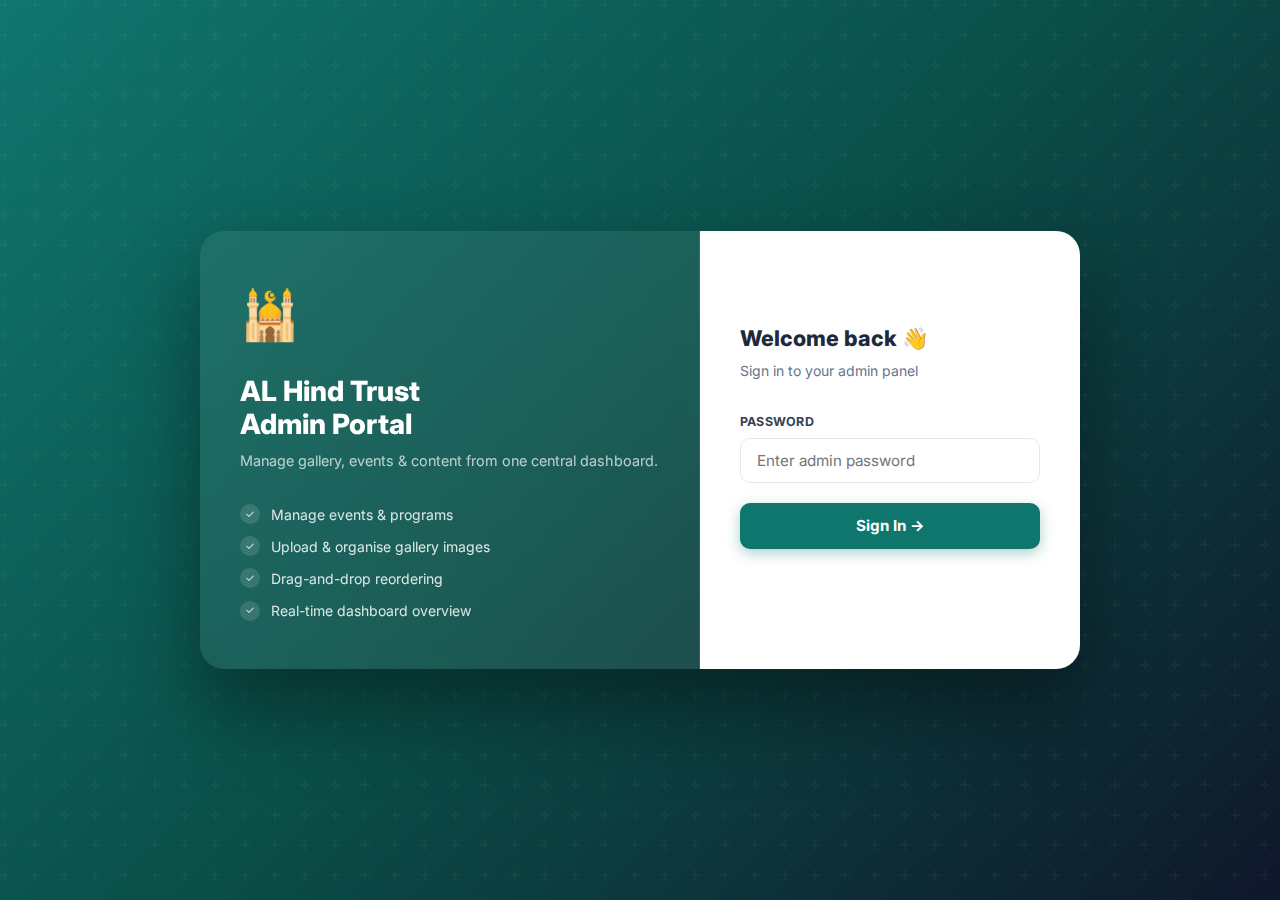
<file: admin/index - Copy.html>
<!DOCTYPE html>
<html lang="en">

<head>
  <meta charset="UTF-8">
  <title>Admin Panel — AL Hind Trust</title>
  <meta name="viewport" content="width=device-width,initial-scale=1">
  <style>
    @import url('https://fonts.googleapis.com/css2?family=Inter:wght@400;500;600;700;800&display=swap');

    *,
    *::before,
    *::after {
      box-sizing: border-box;
      margin: 0;
      padding: 0
    }

    :root {
      --teal: #0f766e;
      --teal-dark: #0d6561;
      --teal-deep: #0a4e48;
      --teal-pale: #f0fdf4;
      --teal-light: #ccfbf1;
      --border: #e2e8f0;
      --muted: #64748b;
      --bg: #f1f5f9;
      --card: #fff;
      --danger: #dc2626;
      --danger-bg: #fee2e2;
      --sw: 260px;
      --hh: 64px;
    }

    body {
      font-family: 'Inter', 'Segoe UI', sans-serif;
      background: var(--bg);
      color: #1e293b;
      line-height: 1.5
    }

    /* ── LOGIN ──────────────────────────── */
    #login-screen {
      display: flex;
      align-items: center;
      justify-content: center;
      min-height: 100vh;
      background: linear-gradient(135deg, #0f766e 0%, #0a4e48 50%, #0f172a 100%);
      position: relative;
      overflow: hidden;
    }

    #login-screen::before {
      content: "";
      position: absolute;
      inset: 0;
      background: url("data:image/svg+xml,%3Csvg width='60' height='60' viewBox='0 0 60 60' xmlns='http://www.w3.org/2000/svg'%3E%3Cg fill='%23fff' fill-opacity='.03'%3E%3Cpath d='M36 34v-4h-2v4h-4v2h4v4h2v-4h4v-2h-4zm0-30V0h-2v4h-4v2h4v4h2V6h4V4h-4zM6 34v-4H4v4H0v2h4v4h2v-4h4v-2H6zM6 4V0H4v4H0v2h4v4h2V6h4V4H6z'/%3E%3C/g%3E%3C/svg%3E");
    }

    .login-wrap {
      position: relative;
      z-index: 1;
      display: flex;
      width: 100%;
      max-width: 880px;
      border-radius: 24px;
      overflow: hidden;
      box-shadow: 0 40px 80px rgba(0, 0, 0, .4);
    }

    .login-left {
      flex: 1;
      background: rgba(255, 255, 255, .07);
      backdrop-filter: blur(12px);
      padding: 3rem 2.5rem;
      display: flex;
      flex-direction: column;
      justify-content: center;
      border-right: 1px solid rgba(255, 255, 255, .1);
      color: #fff;
    }

    .ll-icon {
      font-size: 3rem;
      margin-bottom: 1.5rem;
      display: block
    }

    .login-left h1 {
      font-size: 1.75rem;
      font-weight: 800;
      margin-bottom: .5rem;
      line-height: 1.2
    }

    .login-left p {
      font-size: .9rem;
      opacity: .7;
      margin-bottom: 2rem
    }

    .feat-list {
      list-style: none;
      display: flex;
      flex-direction: column;
      gap: .7rem
    }

    .feat-list li {
      display: flex;
      align-items: center;
      gap: .7rem;
      font-size: .875rem;
      opacity: .85
    }

    .feat-list li::before {
      content: "✓";
      width: 20px;
      height: 20px;
      border-radius: 50%;
      background: rgba(255, 255, 255, .15);
      display: flex;
      align-items: center;
      justify-content: center;
      font-size: .7rem;
      flex-shrink: 0;
    }

    .login-right {
      width: 380px;
      background: #fff;
      padding: 3rem 2.5rem;
      display: flex;
      flex-direction: column;
      justify-content: center;
    }

    .login-right h2 {
      font-size: 1.35rem;
      font-weight: 800;
      margin-bottom: .3rem
    }

    .lr-sub {
      color: var(--muted);
      font-size: .875rem;
      margin-bottom: 2rem
    }

    .f-lbl {
      display: block;
      font-size: .78rem;
      font-weight: 700;
      color: #374151;
      margin-bottom: .4rem;
      letter-spacing: .02em;
      text-transform: uppercase
    }

    .f-inp {
      width: 100%;
      padding: .75rem 1rem;
      border: 1.5px solid var(--border);
      border-radius: 10px;
      font-size: .95rem;
      font-family: inherit;
      margin-bottom: 1.25rem;
      transition: border-color .2s, box-shadow .2s;
    }

    .f-inp:focus {
      outline: none;
      border-color: var(--teal);
      box-shadow: 0 0 0 3px rgba(15, 118, 110, .12)
    }

    .btn-login {
      width: 100%;
      padding: .85rem;
      background: var(--teal);
      color: #fff;
      border: none;
      border-radius: 10px;
      font-size: .95rem;
      font-weight: 700;
      cursor: pointer;
      font-family: inherit;
      box-shadow: 0 4px 14px rgba(15, 118, 110, .35);
      transition: background .2s, transform .1s;
    }

    .btn-login:hover {
      background: var(--teal-dark)
    }

    .btn-login:active {
      transform: scale(.98)
    }

    .l-err {
      color: var(--danger);
      font-size: .82rem;
      margin-top: .7rem;
      min-height: 1.1rem
    }

    @media(max-width:680px) {
      .login-left {
        display: none
      }

      .login-right {
        width: 100%;
        border-radius: 24px
      }

      .login-wrap {
        max-width: 400px
      }
    }

    /* ── SHELL ──────────────────────────── */
    #admin {
      display: none
    }

    /* Topbar */
    .topbar {
      position: fixed;
      top: 0;
      left: 0;
      right: 0;
      height: var(--hh);
      background: #fff;
      border-bottom: 1px solid var(--border);
      display: flex;
      align-items: center;
      z-index: 300;
      box-shadow: 0 1px 4px rgba(0, 0, 0, .05);
    }

    .tb-brand {
      width: var(--sw);
      height: var(--hh);
      background: var(--teal);
      flex-shrink: 0;
      display: flex;
      align-items: center;
      gap: .75rem;
      padding: 0 1.25rem;
    }

    .tb-brand .bi {
      font-size: 1.4rem
    }

    .tb-brand .bt {
      color: #fff;
      font-weight: 700;
      font-size: .9rem;
      line-height: 1.2
    }

    .tb-brand .bt small {
      display: block;
      font-size: .68rem;
      font-weight: 400;
      opacity: .7
    }

    .tb-toggle {
      background: none;
      border: none;
      cursor: pointer;
      padding: .5rem .75rem;
      color: var(--muted);
      font-size: 1.25rem;
      display: none
    }

    .tb-space {
      flex: 1
    }

    .tb-search {
      display: flex;
      align-items: center;
      gap: .5rem;
      background: var(--bg);
      border: 1.5px solid var(--border);
      border-radius: 10px;
      padding: .42rem .9rem;
    }

    .tb-search input {
      border: none;
      background: none;
      font-size: .85rem;
      width: 190px;
      font-family: inherit;
      color: #1e293b
    }

    .tb-search input:focus {
      outline: none
    }

    .tb-search input::placeholder {
      color: var(--muted)
    }

    .tb-right {
      display: flex;
      align-items: center;
      gap: .65rem;
      padding: 0 1.25rem
    }

    .ext-link {
      display: flex;
      align-items: center;
      gap: .35rem;
      background: var(--bg);
      border: 1.5px solid var(--border);
      border-radius: 8px;
      padding: .38rem .8rem;
      font-size: .78rem;
      font-weight: 600;
      color: #475569;
      text-decoration: none;
      white-space: nowrap;
      transition: all .2s;
    }

    .ext-link:hover {
      border-color: var(--teal);
      color: var(--teal);
      background: var(--teal-pale)
    }

    .avatar-wrap {
      position: relative
    }

    .avatar {
      width: 34px;
      height: 34px;
      border-radius: 50%;
      background: linear-gradient(135deg, var(--teal), var(--teal-deep));
      color: #fff;
      display: flex;
      align-items: center;
      justify-content: center;
      font-weight: 700;
      font-size: .8rem;
      cursor: pointer;
      user-select: none;
    }

    .av-menu {
      position: absolute;
      top: 42px;
      right: 0;
      background: #fff;
      border: 1px solid var(--border);
      border-radius: 12px;
      padding: .5rem;
      min-width: 165px;
      box-shadow: 0 8px 24px rgba(0, 0, 0, .12);
      display: none;
      z-index: 400;
    }

    .av-menu.open {
      display: block
    }

    .av-menu .am-meta {
      padding: .4rem .7rem;
      font-size: .75rem;
      color: var(--muted)
    }

    .av-menu .am-name {
      padding: .1rem .7rem .5rem;
      font-size: .85rem;
      font-weight: 700
    }

    .av-menu hr {
      border: none;
      border-top: 1px solid var(--border);
      margin: .3rem 0
    }

    .av-menu button {
      display: block;
      width: 100%;
      text-align: left;
      padding: .5rem .7rem;
      font-size: .84rem;
      border-radius: 7px;
      border: none;
      background: none;
      cursor: pointer;
      color: #1e293b;
      font-family: inherit;
      transition: background .15s;
    }

    .av-menu button:hover {
      background: var(--bg)
    }

    .av-menu button.danger {
      color: var(--danger)
    }

    .av-menu button.danger:hover {
      background: var(--danger-bg)
    }

    /* Sidebar */
    .sidebar {
      position: fixed;
      top: var(--hh);
      left: 0;
      bottom: 0;
      width: var(--sw);
      background: #fff;
      border-right: 1px solid var(--border);
      overflow-y: auto;
      z-index: 200;
      display: flex;
      flex-direction: column;
      transition: transform .3s ease;
    }

    .sb-section {
      padding: 1.1rem 1rem .4rem
    }

    .sb-sec-lbl {
      font-size: .66rem;
      font-weight: 700;
      letter-spacing: .08em;
      text-transform: uppercase;
      color: #94a3b8;
      padding: 0 .5rem;
      margin-bottom: .4rem;
    }

    .nav-item {
      display: flex;
      align-items: center;
      gap: .7rem;
      padding: .58rem .75rem;
      border-radius: 10px;
      cursor: pointer;
      color: var(--muted);
      font-size: .855rem;
      font-weight: 500;
      transition: all .15s;
      user-select: none;
      border: none;
      background: none;
      width: 100%;
      text-align: left;
      font-family: inherit;
      position: relative;
    }

    .nav-item:hover {
      background: var(--bg);
      color: #1e293b
    }

    .nav-item.active {
      background: var(--teal-pale);
      color: var(--teal);
      font-weight: 700
    }

    .nav-item.active::before {
      content: "";
      position: absolute;
      left: 0;
      top: 18%;
      bottom: 18%;
      width: 3px;
      background: var(--teal);
      border-radius: 0 4px 4px 0;
    }

    .ni-icon {
      font-size: 1.05rem;
      flex-shrink: 0;
      width: 20px;
      text-align: center
    }

    .ni-badge {
      margin-left: auto;
      background: var(--teal-light);
      color: var(--teal);
      border-radius: 99px;
      padding: .1rem .5rem;
      font-size: .7rem;
      font-weight: 700;
    }

    .ni-badge.red {
      background: var(--danger-bg);
      color: var(--danger)
    }

    .sb-foot {
      margin-top: auto;
      padding: 1rem;
      border-top: 1px solid var(--border)
    }

    .sb-user {
      display: flex;
      align-items: center;
      gap: .7rem;
      padding: .5rem
    }

    .su-av {
      width: 32px;
      height: 32px;
      border-radius: 50%;
      background: linear-gradient(135deg, var(--teal), var(--teal-deep));
      display: flex;
      align-items: center;
      justify-content: center;
      color: #fff;
      font-weight: 700;
      font-size: .78rem;
      flex-shrink: 0;
    }

    .su-name {
      font-size: .84rem;
      font-weight: 700;
      color: #1e293b
    }

    .su-role {
      font-size: .72rem;
      color: var(--muted)
    }

    /* Main */
    .main {
      margin-left: var(--sw);
      margin-top: var(--hh);
      min-height: calc(100vh - var(--hh));
      padding: 2rem;
    }

    .pg-header {
      margin-bottom: 1.75rem
    }

    .pg-header h1 {
      font-size: 1.45rem;
      font-weight: 800;
      color: #0f172a;
      margin-bottom: .2rem
    }

    .pg-header p {
      color: var(--muted);
      font-size: .875rem
    }

    /* Panels */
    .tab-panel {
      display: none
    }

    .tab-panel.active {
      display: block
    }

    /* Stats */
    .stats-grid {
      display: grid;
      grid-template-columns: repeat(3, 1fr);
      gap: 1.1rem;
      margin-bottom: 1.75rem
    }

    .stat-card {
      background: #fff;
      border-radius: 16px;
      padding: 1.4rem;
      box-shadow: 0 1px 6px rgba(0, 0, 0, .06);
      border: 1px solid var(--border);
      position: relative;
      overflow: hidden;
    }

    .stat-card::after {
      content: "";
      position: absolute;
      bottom: 0;
      left: 0;
      right: 0;
      height: 3px
    }

    .sc-green::after {
      background: linear-gradient(90deg, #0f766e, #5eead4)
    }

    .sc-blue::after {
      background: linear-gradient(90deg, #3b82f6, #93c5fd)
    }

    .sc-amber::after {
      background: linear-gradient(90deg, #f59e0b, #fde68a)
    }

    .sc-purple::after {
      background: linear-gradient(90deg, #8b5cf6, #c4b5fd)
    }

    .stat-icon {
      width: 42px;
      height: 42px;
      border-radius: 12px;
      display: flex;
      align-items: center;
      justify-content: center;
      font-size: 1.2rem;
      margin-bottom: .9rem;
    }

    .si-green {
      background: #dcfce7
    }

    .si-blue {
      background: #dbeafe
    }

    .si-amber {
      background: #fef3c7
    }

    .si-purple {
      background: #ede9fe
    }

    .stat-val {
      font-size: 1.9rem;
      font-weight: 800;
      color: #0f172a;
      line-height: 1
    }

    .stat-lbl {
      font-size: .78rem;
      color: var(--muted);
      margin-top: .3rem;
      font-weight: 500
    }

    .stat-sub {
      font-size: .73rem;
      font-weight: 600;
      margin-top: .65rem;
      color: #059669
    }

    .stat-sub.mu {
      color: var(--muted)
    }

    /* Dash grid */
    .dash-grid {
      display: grid;
      grid-template-columns: 1.35fr 1fr;
      gap: 1.1rem;
      margin-bottom: 1.1rem
    }

    .dash-card {
      background: #fff;
      border-radius: 16px;
      padding: 1.4rem;
      box-shadow: 0 1px 6px rgba(0, 0, 0, .06);
      border: 1px solid var(--border);
    }

    .dc-title {
      font-size: .875rem;
      font-weight: 700;
      color: #1e293b;
      margin-bottom: 1.1rem;
      display: flex;
      align-items: center;
      gap: .45rem;
    }

    .dc-title .dc-ct {
      margin-left: auto;
      background: var(--bg);
      color: var(--muted);
      border-radius: 6px;
      padding: .1rem .5rem;
      font-size: .72rem;
    }

    .recent-list {
      display: flex;
      flex-direction: column;
      gap: .65rem
    }

    .ri {
      display: flex;
      align-items: center;
      gap: .85rem;
      padding: .65rem;
      border-radius: 10px;
      background: var(--bg)
    }

    .ri img {
      width: 44px;
      height: 34px;
      object-fit: cover;
      border-radius: 7px;
      flex-shrink: 0
    }

    .ri-ph {
      width: 44px;
      height: 34px;
      border-radius: 7px;
      background: #e2e8f0;
      display: flex;
      align-items: center;
      justify-content: center;
      font-size: .9rem;
      flex-shrink: 0
    }

    .ri-info {
      flex: 1;
      min-width: 0
    }

    .ri-t {
      font-size: .83rem;
      font-weight: 700;
      color: #1e293b;
      white-space: nowrap;
      overflow: hidden;
      text-overflow: ellipsis
    }

    .ri-s {
      font-size: .72rem;
      color: var(--muted);
      margin-top: .1rem
    }

    .sdot {
      width: 7px;
      height: 7px;
      border-radius: 50%;
      flex-shrink: 0
    }

    .sd-green {
      background: #22c55e
    }

    .sd-gray {
      background: #94a3b8
    }

    .gal-strip {
      display: grid;
      grid-template-columns: repeat(3, 1fr);
      gap: .55rem
    }

    .gal-strip img {
      width: 100%;
      aspect-ratio: 4/3;
      object-fit: cover;
      border-radius: 8px;
      display: block
    }

    .gal-more {
      aspect-ratio: 4/3;
      background: var(--bg);
      border-radius: 8px;
      display: flex;
      align-items: center;
      justify-content: center;
      font-size: .78rem;
      font-weight: 700;
      color: var(--muted);
      cursor: pointer;
      flex-direction: column;
      gap: .15rem;
    }

    .gal-more:hover {
      background: var(--teal-pale);
      color: var(--teal)
    }

    .qa-list {
      display: flex;
      flex-direction: column;
      gap: .5rem
    }

    .qa-btn {
      display: flex;
      align-items: center;
      gap: .7rem;
      padding: .75rem .9rem;
      border-radius: 10px;
      background: var(--bg);
      border: none;
      cursor: pointer;
      font-family: inherit;
      font-size: .855rem;
      font-weight: 600;
      color: #1e293b;
      width: 100%;
      text-align: left;
      transition: all .15s;
    }

    .qa-btn:hover {
      background: var(--teal-pale);
      color: var(--teal)
    }

    /* Panel card */
    .panel-card {
      background: #fff;
      border-radius: 16px;
      padding: 1.6rem;
      box-shadow: 0 1px 6px rgba(0, 0, 0, .06);
      border: 1px solid var(--border);
      margin-bottom: 1.4rem;
    }

    .pc-title {
      font-size: .9rem;
      font-weight: 700;
      color: #1e293b;
      margin-bottom: 1.1rem;
      display: flex;
      align-items: center;
      gap: .4rem
    }

    /* Form */
    .fg2 {
      display: grid;
      grid-template-columns: 1fr 1fr;
      gap: 1rem
    }

    .fg2 .full {
      grid-column: 1/-1
    }

    .fg {
      display: flex;
      flex-direction: column;
      gap: .32rem
    }

    .fg label {
      font-size: .75rem;
      font-weight: 700;
      color: #374151;
      letter-spacing: .02em;
      text-transform: uppercase
    }

    .fg input,
    .fg textarea,
    .fg select {
      padding: .62rem .9rem;
      border: 1.5px solid var(--border);
      border-radius: 10px;
      font-size: .875rem;
      font-family: inherit;
      background: #fff;
      transition: border-color .2s, box-shadow .2s;
    }

    .fg input:focus,
    .fg textarea:focus,
    .fg select:focus {
      outline: none;
      border-color: var(--teal);
      box-shadow: 0 0 0 3px rgba(15, 118, 110, .1);
    }

    .fg textarea {
      resize: vertical;
      min-height: 80px
    }

    .f-actions {
      display: flex;
      gap: .7rem;
      margin-top: 1.1rem;
      flex-wrap: wrap
    }

    .btn-sub {
      background: var(--teal);
      color: #fff;
      border: none;
      border-radius: 10px;
      padding: .68rem 1.4rem;
      font-size: .875rem;
      font-weight: 700;
      cursor: pointer;
      font-family: inherit;
      box-shadow: 0 3px 10px rgba(15, 118, 110, .28);
      transition: background .2s;
    }

    .btn-sub:hover {
      background: var(--teal-dark)
    }

    .btn-canc {
      background: var(--bg);
      color: #475569;
      border: 1.5px solid var(--border);
      border-radius: 10px;
      padding: .68rem 1.1rem;
      font-size: .875rem;
      font-weight: 600;
      cursor: pointer;
      font-family: inherit;
    }

    .btn-canc:hover {
      background: var(--border)
    }

    .img-uz {
      border: 2px dashed #cbd5e1;
      border-radius: 10px;
      padding: 1.25rem;
      text-align: center;
      cursor: pointer;
      color: var(--muted);
      font-size: .84rem;
      transition: border-color .2s, background .2s;
    }

    .img-uz:hover,
    .img-uz.drag-over {
      border-color: var(--teal);
      background: var(--teal-pale)
    }

    .img-uz input[type=file] {
      display: none
    }

    .ip-wrap {
      position: relative;
      display: inline-block;
      margin-top: .7rem
    }

    .ip-img {
      width: 110px;
      height: 74px;
      object-fit: cover;
      border-radius: 8px;
      display: block
    }

    .ip-clr {
      position: absolute;
      top: -7px;
      right: -7px;
      background: var(--danger);
      color: #fff;
      border: none;
      border-radius: 50%;
      width: 19px;
      height: 19px;
      font-size: .6rem;
      cursor: pointer;
      display: flex;
      align-items: center;
      justify-content: center;
    }

    /* Table */
    .sec-bar {
      display: flex;
      justify-content: space-between;
      align-items: center;
      margin-bottom: 1.1rem;
      flex-wrap: wrap;
      gap: .7rem
    }

    .sec-bar h2 {
      font-size: .9rem;
      font-weight: 700;
      color: #1e293b
    }

    .cpill {
      background: #e0f2fe;
      color: #0369a1;
      border-radius: 99px;
      padding: .22rem .75rem;
      font-size: .75rem;
      font-weight: 700
    }

    .tbl-wrap {
      overflow-x: auto;
      border-radius: 14px;
      border: 1px solid var(--border)
    }

    table {
      width: 100%;
      border-collapse: collapse;
      font-size: .83rem
    }

    thead {
      background: #f8fafc
    }

    th {
      padding: .75rem 1rem;
      text-align: left;
      font-weight: 700;
      color: #374151;
      border-bottom: 1px solid var(--border);
      white-space: nowrap;
      font-size: .75rem;
      text-transform: uppercase;
      letter-spacing: .04em
    }

    td {
      padding: .75rem 1rem;
      border-bottom: 1px solid var(--border);
      vertical-align: middle
    }

    tr:last-child td {
      border-bottom: none
    }

    tbody tr {
      transition: background .12s
    }

    tbody tr:hover td {
      background: #f8fafc
    }

    .tbl-img {
      width: 50px;
      height: 36px;
      object-fit: cover;
      border-radius: 7px;
      display: block
    }

    .tbl-ph {
      width: 50px;
      height: 36px;
      background: var(--bg);
      border-radius: 7px;
      display: flex;
      align-items: center;
      justify-content: center;
      font-size: .95rem
    }

    .spill {
      border-radius: 99px;
      padding: .22rem .65rem;
      font-size: .7rem;
      font-weight: 700;
      white-space: nowrap;
      letter-spacing: .03em
    }

    .sp-up {
      background: #dcfce7;
      color: #166534
    }

    .sp-past {
      background: #f1f5f9;
      color: #64748b
    }

    .cat-tag {
      background: var(--teal-pale);
      color: var(--teal);
      border: 1px solid var(--teal-light);
      border-radius: 6px;
      font-size: .7rem;
      padding: .14rem .5rem;
      white-space: nowrap;
      font-weight: 700
    }

    .tbl-acts {
      display: flex;
      gap: .35rem
    }

    .btn-ed {
      background: #eff6ff;
      color: #1d4ed8;
      border: none;
      border-radius: 7px;
      padding: .28rem .65rem;
      font-size: .76rem;
      font-weight: 700;
      cursor: pointer;
      transition: background .15s
    }

    .btn-ed:hover {
      background: #dbeafe
    }

    .btn-rm {
      background: var(--danger-bg);
      color: var(--danger);
      border: none;
      border-radius: 7px;
      padding: .28rem .65rem;
      font-size: .76rem;
      font-weight: 700;
      cursor: pointer;
      transition: background .15s
    }

    .btn-rm:hover {
      background: #fecaca
    }

    .empty-r td {
      text-align: center;
      padding: 3rem;
      color: #94a3b8;
      font-size: .875rem
    }

    /* Gallery */
    .drop-zone {
      border: 2.5px dashed #cbd5e1;
      border-radius: 14px;
      padding: 2.25rem 1.5rem;
      text-align: center;
      cursor: pointer;
      color: var(--muted);
      transition: border-color .2s, background .2s;
    }

    .drop-zone:hover,
    .drop-zone.drag-over {
      border-color: var(--teal);
      background: var(--teal-pale)
    }

    .drop-zone input[type=file] {
      display: none
    }

    .dzi {
      font-size: 2.1rem;
      display: block;
      margin-bottom: .55rem
    }

    .dz-strong {
      color: var(--teal);
      font-weight: 700
    }

    .prev-strip {
      display: flex;
      gap: .55rem;
      flex-wrap: wrap;
      margin-top: .9rem
    }

    .prev-thumb {
      width: 66px;
      height: 50px;
      border-radius: 8px;
      object-fit: cover;
      border: 2px solid var(--border)
    }

    .upl-row {
      display: flex;
      gap: .7rem;
      margin-top: .9rem;
      flex-wrap: wrap
    }

    .upl-row input {
      flex: 1;
      min-width: 160px;
      padding: .6rem .9rem;
      border: 1.5px solid var(--border);
      border-radius: 10px;
      font-size: .875rem;
      font-family: inherit
    }

    .upl-row input:focus {
      outline: none;
      border-color: var(--teal)
    }

    .btn-add {
      background: var(--teal);
      color: #fff;
      border: none;
      border-radius: 10px;
      padding: .6rem 1.2rem;
      font-size: .875rem;
      font-weight: 700;
      cursor: pointer;
      font-family: inherit;
      white-space: nowrap;
      box-shadow: 0 3px 10px rgba(15, 118, 110, .25);
    }

    .btn-add:hover {
      background: var(--teal-dark)
    }

    .adm-grid {
      display: grid;
      grid-template-columns: repeat(auto-fill, minmax(185px, 1fr));
      gap: 1.05rem
    }

    .adm-card {
      background: #fff;
      border-radius: 14px;
      overflow: hidden;
      cursor: grab;
      box-shadow: 0 1px 6px rgba(0, 0, 0, .07);
      border: 2px solid transparent;
      position: relative;
      transition: box-shadow .2s, border-color .2s;
    }

    .adm-card:hover {
      box-shadow: 0 4px 18px rgba(0, 0, 0, .11)
    }

    .adm-card.dragging {
      opacity: .42;
      cursor: grabbing
    }

    .adm-card.drop-target {
      border-color: var(--teal);
      background: var(--teal-pale)
    }

    .adm-card img {
      width: 100%;
      aspect-ratio: 4/3;
      object-fit: cover;
      display: block;
      pointer-events: none
    }

    .drag-h {
      position: absolute;
      top: 7px;
      left: 7px;
      background: rgba(0, 0, 0, .55);
      color: #fff;
      border-radius: 6px;
      padding: 3px 6px;
      font-size: .62rem;
      letter-spacing: .05em
    }

    .ord-b {
      position: absolute;
      top: 7px;
      right: 7px;
      background: rgba(0, 0, 0, .55);
      color: #fff;
      border-radius: 6px;
      padding: 2px 7px;
      font-size: .68rem;
      font-weight: 700
    }

    .acb {
      padding: .75rem
    }

    .cap-inp {
      width: 100%;
      border: 1.5px solid var(--border);
      border-radius: 8px;
      padding: .38rem .58rem;
      font-size: .8rem;
      margin-bottom: .55rem;
      font-family: inherit;
      transition: border-color .2s
    }

    .cap-inp:focus {
      outline: none;
      border-color: var(--teal)
    }

    .card-acts {
      display: flex;
      gap: .4rem
    }

    .btn-sv {
      flex: 1;
      background: var(--teal);
      color: #fff;
      border: none;
      border-radius: 7px;
      padding: .33rem;
      font-size: .76rem;
      font-weight: 700;
      cursor: pointer
    }

    .btn-sv:hover {
      background: var(--teal-dark)
    }

    .btn-dl {
      flex: 1;
      background: var(--danger-bg);
      color: var(--danger);
      border: none;
      border-radius: 7px;
      padding: .33rem;
      font-size: .76rem;
      font-weight: 700;
      cursor: pointer
    }

    .btn-dl:hover {
      background: #fecaca
    }

    .gal-empty {
      grid-column: 1/-1;
      text-align: center;
      padding: 4rem 2rem;
      color: #94a3b8
    }

    /* Modal */
    .modal-ov {
      position: fixed;
      inset: 0;
      background: rgba(15, 23, 42, .6);
      display: none;
      align-items: center;
      justify-content: center;
      z-index: 500;
      padding: 1rem;
      backdrop-filter: blur(3px);
    }

    .modal-ov.open {
      display: flex
    }

    .modal {
      background: #fff;
      border-radius: 20px;
      padding: 2rem;
      width: 100%;
      max-width: 620px;
      max-height: 92vh;
      overflow-y: auto;
      box-shadow: 0 30px 80px rgba(0, 0, 0, .25);
    }

    .mh {
      display: flex;
      justify-content: space-between;
      align-items: center;
      margin-bottom: 1.4rem;
      padding-bottom: 1rem;
      border-bottom: 1px solid var(--border)
    }

    .mh h2 {
      font-size: 1.05rem;
      font-weight: 700;
      color: var(--teal)
    }

    .mcl {
      background: var(--bg);
      border: none;
      border-radius: 8px;
      width: 30px;
      height: 30px;
      font-size: .95rem;
      cursor: pointer;
      display: flex;
      align-items: center;
      justify-content: center;
      color: var(--muted)
    }

    .mcl:hover {
      background: var(--danger-bg);
      color: var(--danger)
    }

    /* Donation / Message rows */
    .row-unread td {
      background: #fffbeb !important;
      font-weight: 600;
    }

    .row-unread td:first-child {
      border-left: 3px solid var(--warning, #f59e0b);
    }

    .msg-preview {
      max-width: 220px;
      white-space: nowrap;
      overflow: hidden;
      text-overflow: ellipsis;
      color: var(--muted);
      font-size: .8rem;
    }

    .btn-view {
      background: var(--teal-pale);
      color: var(--teal);
      border: none;
      border-radius: 7px;
      padding: .28rem .65rem;
      font-size: .76rem;
      font-weight: 700;
      cursor: pointer;
    }

    .btn-view:hover {
      background: var(--teal-light);
    }

    .don-amount {
      font-weight: 800;
      color: #059669;
      font-size: .9rem;
    }

    .don-method {
      background: #f0f9ff;
      color: #0369a1;
      border-radius: 6px;
      padding: .14rem .5rem;
      font-size: .72rem;
      font-weight: 700;
    }

    .msg-type {
      background: var(--teal-pale);
      color: var(--teal);
      border: 1px solid var(--teal-light);
      border-radius: 6px;
      font-size: .7rem;
      padding: .14rem .5rem;
      font-weight: 700;
    }

    .status-paid {
      background: #dcfce7;
      color: #166534;
      border-radius: 99px;
      padding: .2rem .6rem;
      font-size: .7rem;
      font-weight: 700;
    }

    .status-pending {
      background: #fef3c7;
      color: #92400e;
      border-radius: 99px;
      padding: .2rem .6rem;
      font-size: .7rem;
      font-weight: 700;
    }

    /* Message detail modal */
    .msg-detail {
      line-height: 1.7;
    }

    .msg-detail .md-label {
      font-size: .72rem;
      font-weight: 700;
      text-transform: uppercase;
      letter-spacing: .06em;
      color: var(--muted);
      margin-bottom: .2rem;
    }

    .msg-detail .md-val {
      font-size: .9rem;
      color: #1e293b;
      margin-bottom: 1rem;
    }

    .msg-detail .md-body {
      background: var(--bg);
      border-radius: 10px;
      padding: 1rem;
      font-size: .875rem;
      color: #1e293b;
      line-height: 1.6;
      margin-top: .2rem;
      white-space: pre-wrap;
    }

    /* Stat red sub */
    .stat-sub.red {
      color: var(--danger);
    }

    /* Toast */
    #toast {
      position: fixed;
      bottom: 1.5rem;
      right: 1.5rem;
      background: #0f172a;
      color: #fff;
      padding: .72rem 1.2rem;
      border-radius: 12px;
      font-size: .858rem;
      opacity: 0;
      transform: translateY(10px);
      transition: opacity .3s, transform .3s;
      pointer-events: none;
      z-index: 9999;
      display: flex;
      align-items: center;
      gap: .55rem;
      box-shadow: 0 8px 24px rgba(0, 0, 0, .2);
      max-width: 310px;
    }

    #toast.show {
      opacity: 1;
      transform: translateY(0)
    }

    #toast.success {
      background: #059669
    }

    #toast.error {
      background: var(--danger)
    }

    /* Responsive */
    @media(max-width:1100px) {
      .stats-grid {
        grid-template-columns: repeat(2, 1fr)
      }

      .dash-grid {
        grid-template-columns: 1fr
      }
    }

    @media(max-width:900px) {
      .sidebar {
        transform: translateX(-100%)
      }

      .sidebar.open {
        transform: translateX(0);
        box-shadow: 4px 0 20px rgba(0, 0, 0, .15)
      }

      .main {
        margin-left: 0
      }

      .tb-brand {
        width: auto
      }

      .tb-toggle {
        display: block
      }

      .tb-search {
        display: none
      }

      .fg2 {
        grid-template-columns: 1fr
      }
    }

    @media(max-width:600px) {
      .stats-grid {
        grid-template-columns: 1fr 1fr
      }

      .main {
        padding: 1.1rem 1rem
      }
    }
  </style>
</head>

<body>

  <!-- LOGIN -->
  <div id="login-screen">
    <div class="login-wrap">
      <div class="login-left">
        <span class="ll-icon">🕌</span>
        <h1>AL Hind Trust<br>Admin Portal</h1>
        <p>Manage gallery, events &amp; content from one central dashboard.</p>
        <ul class="feat-list">
          <li>Manage events &amp; programs</li>
          <li>Upload &amp; organise gallery images</li>
          <li>Drag-and-drop reordering</li>
          <li>Real-time dashboard overview</li>
        </ul>
      </div>
      <div class="login-right">
        <h2>Welcome back 👋</h2>
        <p class="lr-sub">Sign in to your admin panel</p>
        <label class="f-lbl" for="pwd-input">Password</label>
        <input type="password" id="pwd-input" class="f-inp" placeholder="Enter admin password"
          autocomplete="current-password">
        <button class="btn-login" onclick="doLogin()">Sign In →</button>
        <p class="l-err" id="l-err"></p>
      </div>
    </div>
  </div>

  <!-- ADMIN -->
  <div id="admin">

    <!-- Topbar -->
    <div class="topbar">
      <div class="tb-brand">
        <span class="bi">🕌</span>
        <div class="bt">AL Hind Trust<small>Admin Panel</small></div>
      </div>
      <button class="tb-toggle" onclick="toggleSidebar()">☰</button>
      <div class="tb-space"></div>
      <div class="tb-search">
        <span>🔍</span>
        <input type="text" placeholder="Search events…" id="gsearch" oninput="gSearch()">
      </div>
      <div class="tb-right">
        <a href="gallery.html" target="_blank" class="ext-link">🖼️ Gallery ↗</a>
        <a href="events.html" target="_blank" class="ext-link">📅 Events ↗</a>
        <div class="avatar-wrap">
          <div class="avatar" onclick="toggleAvMenu()" id="av-btn">A
            <div class="av-menu" id="av-menu">
              <div class="am-meta">Signed in as</div>
              <div class="am-name">Admin</div>
              <hr>
              <button class="danger" onclick="doLogout()">🚪 Sign Out</button>
            </div>
          </div>
        </div>
      </div>
    </div>

    <!-- Sidebar -->
    <aside class="sidebar" id="sidebar">
      <div class="sb-section">
        <div class="sb-sec-lbl">Main</div>
        <button class="nav-item active" onclick="goTo('dashboard')" data-page="dashboard">
          <span class="ni-icon">📊</span>Dashboard
        </button>
      </div>
      <div class="sb-section">
        <div class="sb-sec-lbl">Content</div>
        <button class="nav-item" onclick="goTo('events')" data-page="events">
          <span class="ni-icon">📅</span>Events
          <span class="ni-badge" id="sb-ec">0</span>
        </button>
        <button class="nav-item" onclick="goTo('gallery')" data-page="gallery">
          <span class="ni-icon">🖼️</span>Gallery
          <span class="ni-badge" id="sb-gc">0</span>
        </button>
      </div>
      <div class="sb-section">
        <div class="sb-sec-lbl">Inbox</div>
        <button class="nav-item" onclick="goTo('donations')" data-page="donations">
          <span class="ni-icon">💰</span>Donations
          <span class="ni-badge red" id="sb-don-count">0</span>
        </button>
        <button class="nav-item" onclick="goTo('messages')" data-page="messages">
          <span class="ni-icon">📬</span>Messages
          <span class="ni-badge red" id="sb-msg-count">0</span>
        </button>
      </div>
      <div class="sb-section">
        <div class="sb-sec-lbl">Actions</div>
        <button class="nav-item" onclick="goTo('add-event')" data-page="add-event">
          <span class="ni-icon">➕</span>Add Event
        </button>
        <button class="nav-item" onclick="goTo('upload')" data-page="upload">
          <span class="ni-icon">📤</span>Upload Images
        </button>
      </div>
      <div class="sb-foot">
        <div class="sb-user">
          <div class="su-av">A</div>
          <div>
            <div class="su-name">Admin</div>
            <div class="su-role">Super Admin</div>
          </div>
        </div>
      </div>
    </aside>

    <!-- Main -->
    <main class="main" id="main-area">

      <!-- DASHBOARD -->
      <div class="tab-panel active" id="page-dashboard">
        <div class="pg-header">
          <h1>Dashboard</h1>
          <p>Welcome back! Here's an overview.</p>
        </div>
        <div class="stats-grid">
          <div class="stat-card sc-green">
            <div class="stat-icon si-green">📅</div>
            <div class="stat-val" id="sv-total">0</div>
            <div class="stat-lbl">Total Events</div>
            <div class="stat-sub" id="sv-up">↑ 0 upcoming</div>
          </div>
          <div class="stat-card sc-blue">
            <div class="stat-icon si-blue">🖼️</div>
            <div class="stat-val" id="sv-gal">0</div>
            <div class="stat-lbl">Gallery Images</div>
            <div class="stat-sub mu">Across all categories</div>
          </div>
          <div class="stat-card sc-amber">
            <div class="stat-icon si-amber">✅</div>
            <div class="stat-val" id="sv-past">0</div>
            <div class="stat-lbl">Past Events</div>
            <div class="stat-sub mu">Completed programs</div>
          </div>
          <div class="stat-card sc-purple">
            <div class="stat-icon si-purple">📍</div>
            <div class="stat-val" id="sv-locs">0</div>
            <div class="stat-lbl">Locations Covered</div>
            <div class="stat-sub mu">Unique locations</div>
          </div>
          <div class="stat-card sc-amber">
            <div class="stat-icon si-amber">💰</div>
            <div class="stat-val" id="sv-don">0</div>
            <div class="stat-lbl">Total Donations</div>
            <div class="stat-sub" id="sv-don-amt">₹0 raised</div>
          </div>
          <div class="stat-card sc-blue">
            <div class="stat-icon si-blue">📬</div>
            <div class="stat-val" id="sv-msg">0</div>
            <div class="stat-lbl">Messages</div>
            <div class="stat-sub mu" id="sv-msg-unread">0 unread</div>
          </div>
        </div>
        <div class="dash-grid">
          <div class="dash-card">
            <div class="dc-title">📅 Recent Events <span class="dc-ct" id="dc-ec">0</span></div>
            <div class="recent-list" id="dash-events"></div>
          </div>
          <div style="display:flex;flex-direction:column;gap:1.1rem">
            <div class="dash-card">
              <div class="dc-title">🖼️ Gallery Preview</div>
              <div class="gal-strip" id="dash-gal-strip"></div>
            </div>
            <div class="dash-card">
              <div class="dc-title">⚡ Quick Actions</div>
              <div class="qa-list">
                <button class="qa-btn" onclick="goTo('add-event')"><span>➕</span> Add New Event</button>
                <button class="qa-btn" onclick="goTo('upload')"><span>📤</span> Upload Gallery Images</button>
                <button class="qa-btn" onclick="goTo('events')"><span>📋</span> Manage All Events</button>
                <button class="qa-btn" onclick="goTo('gallery')"><span>🗂️</span> Manage Gallery</button>
              </div>
            </div>
          </div>
        </div>
      </div>

      <!-- EVENTS LIST -->
      <div class="tab-panel" id="page-events">
        <div class="pg-header">
          <h1>📅 Events</h1>
          <p>Manage all events and activities.</p>
        </div>
        <div class="sec-bar">
          <h2>All Events</h2>
          <div style="display:flex;gap:.7rem;align-items:center;flex-wrap:wrap">
            <span class="cpill" id="evt-cnt">0 events</span>
            <button class="btn-sub" style="padding:.42rem .95rem;font-size:.8rem;" onclick="goTo('add-event')">➕ Add
              Event</button>
          </div>
        </div>
        <div class="tbl-wrap">
          <table>
            <thead>
              <tr>
                <th></th>
                <th>Title</th>
                <th>Date</th>
                <th>Status</th>
                <th>Category</th>
                <th>Location</th>
                <th>Actions</th>
              </tr>
            </thead>
            <tbody id="evt-tbody"></tbody>
          </table>
        </div>
      </div>

      <!-- ADD EVENT -->
      <div class="tab-panel" id="page-add-event">
        <div class="pg-header">
          <h1 id="ae-title">➕ Add New Event</h1>
          <p>Fill in the details to publish an event on the public page.</p>
        </div>
        <div class="panel-card">
          <div class="fg2">
            <div class="fg"><label>Event Title *</label><input type="text" id="ef-title"
                placeholder="Free Medical Camp"></div>
            <div class="fg"><label>Date *</label><input type="date" id="ef-date"></div>
            <div class="fg"><label>Location</label><input type="text" id="ef-location" placeholder="Madhepura, Bihar">
            </div>
            <div class="fg"><label>Category</label>
              <select id="ef-cat">
                <option value="">-- Select --</option>
                <option>Health</option>
                <option>Education</option>
                <option>Welfare</option>
                <option>Community</option>
                <option>Awareness</option>
                <option>Volunteer</option>
                <option>Other</option>
              </select>
            </div>
            <div class="fg full"><label>Description</label><textarea id="ef-desc"
                placeholder="Brief description…"></textarea></div>
            <div class="fg"><label>Map Search Query</label><input type="text" id="ef-map" placeholder="Madhepura,Bihar">
            </div>
            <div class="fg"><label>Join / Register Link</label><input type="text" id="ef-link"
                placeholder="join.html or https://…"></div>
            <div class="fg full">
              <label>Event Image</label>
              <div class="img-uz" id="ef-uz" onclick="document.getElementById('ef-img-file').click()">
                📷 Click to upload image
                <input type="file" id="ef-img-file" accept="image/*" onchange="handleEvtImg(this)">
                <div class="ip-wrap" id="ef-ip-wrap" style="display:none">
                  <img id="ef-ip" class="ip-img" alt="">
                  <button class="ip-clr" onclick="clearEvtImg(event)">✕</button>
                </div>
              </div>
              <input type="text" id="ef-img-url"
                style="margin-top:.5rem;padding:.6rem .9rem;border:1.5px solid var(--border);border-radius:10px;font-size:.875rem;font-family:inherit;width:100%"
                placeholder="Or paste image URL: images/event1.jpg" oninput="syncImgUrl()">
            </div>
          </div>
          <div class="f-actions">
            <button class="btn-sub" id="ef-sub" onclick="submitEvent()">➕ Add Event</button>
            <button class="btn-canc" id="ef-canc" style="display:none" onclick="cancelEdit()">Cancel</button>
          </div>
        </div>
      </div>

      <!-- GALLERY -->
      <div class="tab-panel" id="page-gallery">
        <div class="pg-header">
          <h1>🖼️ Gallery</h1>
          <p>Drag cards to reorder. Changes save automatically.</p>
        </div>
        <div class="sec-bar">
          <h2>All Images</h2>
          <div style="display:flex;gap:.65rem;align-items:center;flex-wrap:wrap">
            <span class="cpill" id="gal-cpill">0 images</span>
            <button class="btn-sub" style="padding:.42rem .95rem;font-size:.8rem;" onclick="goTo('upload')">📤
              Upload</button>
            <button
              style="background:var(--danger-bg);color:var(--danger);border:none;border-radius:8px;padding:.42rem .95rem;font-size:.8rem;cursor:pointer;font-weight:700;"
              onclick="clearAllGal()">Clear All</button>
          </div>
        </div>
        <div class="adm-grid" id="gal-grid"></div>
      </div>

      <!-- UPLOAD -->
      <div class="tab-panel" id="page-upload">
        <div class="pg-header">
          <h1>📤 Upload Images</h1>
          <p>Add new images to the public gallery.</p>
        </div>
        <div class="panel-card">
          <div class="drop-zone" id="gal-dz" onclick="document.getElementById('gal-fi').click()">
            <span class="dzi">📁</span>
            <p><span class="dz-strong">Click to browse</span> or drag &amp; drop images here</p>
            <small style="display:block;margin-top:.4rem;">JPG, PNG, WebP — multiple files supported</small>
            <input type="file" id="gal-fi" accept="image/*" multiple onchange="handleGalFiles(this.files)">
          </div>
          <div class="prev-strip" id="gal-prev"></div>
          <div class="upl-row" id="gal-upl-row" style="display:none">
            <input type="text" id="gal-cap" placeholder="Caption for all (or leave blank to use filenames)">
            <button class="btn-add" onclick="addGalImages()">＋ Add to Gallery</button>
          </div>
        </div>
      </div>

      <!-- DONATIONS -->
      <div class="tab-panel" id="page-donations">
        <div class="pg-header">
          <h1>💰 Donations</h1>
          <p>All donation submissions from your website.</p>
        </div>
        <div class="sec-bar">
          <h2>Donation Records</h2>
          <div style="display:flex;gap:.65rem;align-items:center;flex-wrap:wrap">
            <span class="cpill" id="don-cpill">0 donations</span>
            <span
              style="background:#dcfce7;color:#166534;border-radius:99px;padding:.22rem .75rem;font-size:.75rem;font-weight:700;"
              id="don-total-pill">₹0 total</span>
            <button
              style="background:var(--danger-bg);color:var(--danger);border:none;border-radius:8px;padding:.42rem .95rem;font-size:.8rem;cursor:pointer;font-weight:700;"
              onclick="clearDonations()">Clear All</button>
            <button class="btn-sub" style="padding:.42rem .95rem;font-size:.8rem;" onclick="exportCSV('donations')">⬇
              Export CSV</button>
          </div>
        </div>
        <div class="tbl-wrap">
          <table>
            <thead>
              <tr>
                <th>#</th>
                <th>Name</th>
                <th>Email</th>
                <th>Amount</th>
                <th>Method</th>
                <th>Status</th>
                <th>Date & Time</th>
                <th>Actions</th>
              </tr>
            </thead>
            <tbody id="don-tbody"></tbody>
          </table>
        </div>
      </div>

      <!-- MESSAGES -->
      <div class="tab-panel" id="page-messages">
        <div class="pg-header">
          <h1>📬 Contact Messages</h1>
          <p>Messages and inquiries submitted via your contact form.</p>
        </div>
        <div class="sec-bar">
          <h2>All Messages</h2>
          <div style="display:flex;gap:.65rem;align-items:center;flex-wrap:wrap">
            <span class="cpill" id="msg-cpill">0 messages</span>
            <span
              style="background:#fee2e2;color:#dc2626;border-radius:99px;padding:.22rem .75rem;font-size:.75rem;font-weight:700;"
              id="msg-unread-pill">0 unread</span>
            <button
              style="background:var(--danger-bg);color:var(--danger);border:none;border-radius:8px;padding:.42rem .95rem;font-size:.8rem;cursor:pointer;font-weight:700;"
              onclick="clearMessages()">Clear All</button>
            <button class="btn-sub" style="padding:.42rem .95rem;font-size:.8rem;" onclick="markAllRead()">✓ Mark All
              Read</button>
            <button class="btn-sub" style="padding:.42rem .95rem;font-size:.8rem;background:#475569;"
              onclick="exportCSV('messages')">⬇ Export CSV</button>
          </div>
        </div>
        <div class="tbl-wrap">
          <table>
            <thead>
              <tr>
                <th>#</th>
                <th>Name</th>
                <th>Email</th>
                <th>Phone</th>
                <th>Type</th>
                <th>Message</th>
                <th>Date & Time</th>
                <th>Actions</th>
              </tr>
            </thead>
            <tbody id="msg-tbody"></tbody>
          </table>
        </div>
      </div>

    </main>
  </div>

  <!-- MESSAGE DETAIL MODAL -->
  <div class="modal-ov" id="msg-modal">
    <div class="modal" style="max-width:520px">
      <div class="mh">
        <h2>📬 Message Detail</h2><button class="mcl" onclick="closeMsgModal()">✕</button>
      </div>
      <div class="msg-detail" id="msg-detail-body"></div>
      <div class="f-actions" style="margin-top:1.5rem">
        <a id="msg-reply-link" href="" class="btn-sub" style="text-decoration:none">✉️ Reply via Email</a>
        <button class="btn-canc" onclick="closeMsgModal()">Close</button>
      </div>
    </div>
  </div>

  <!-- EDIT MODAL -->
  <div class="modal-ov" id="edit-modal">
    <div class="modal">
      <div class="mh">
        <h2>✏️ Edit Event</h2><button class="mcl" onclick="closeModal()">✕</button>
      </div>
      <div class="fg2">
        <div class="fg"><label>Title *</label><input type="text" id="em-title"></div>
        <div class="fg"><label>Date *</label><input type="date" id="em-date"></div>
        <div class="fg"><label>Location</label><input type="text" id="em-loc"></div>
        <div class="fg"><label>Category</label>
          <select id="em-cat">
            <option value="">-- Select --</option>
            <option>Health</option>
            <option>Education</option>
            <option>Welfare</option>
            <option>Community</option>
            <option>Awareness</option>
            <option>Volunteer</option>
            <option>Other</option>
          </select>
        </div>
        <div class="fg full"><label>Description</label><textarea id="em-desc"></textarea></div>
        <div class="fg"><label>Map Query</label><input type="text" id="em-map"></div>
        <div class="fg"><label>Join Link</label><input type="text" id="em-link"></div>
        <div class="fg full"><label>Image URL / Path</label><input type="text" id="em-img"
            placeholder="images/event1.jpg"></div>
      </div>
      <div class="f-actions">
        <button class="btn-sub" onclick="saveEdit()">💾 Save Changes</button>
        <button class="btn-canc" onclick="closeModal()">Cancel</button>
      </div>
    </div>
  </div>

  <div id="toast"></div>

  <script>
    const API = 'https://api.alhindtrust.com';
    const TODAY = new Date().toISOString().split('T')[0];
    let events = [], gallery = [], donations = [], messages = [];
    let editId = null, galPend = [], galDragI = null, efB64 = '', jwtToken = '';

    /* ══════════════════════════════════════
       API HELPERS
    ══════════════════════════════════════ */
    async function apiFetch(method, endpoint, body = null, isForm = false) {
      const headers = {};
      if (!isForm) headers['Content-Type'] = 'application/json';
      if (jwtToken) headers['Authorization'] = `Bearer ${jwtToken}`;
      const opts = { method, headers };
      if (body) opts.body = isForm ? body : JSON.stringify(body);
      try {
        const res = await fetch(`${API}/${endpoint}`, opts);
        const text = await res.text();
        let data;
        try { data = JSON.parse(text); }
        catch (e) { console.error('Non-JSON response:', text); throw new Error('Server returned non-JSON'); }
        if (!res.ok) throw new Error(data.error || `HTTP ${res.status}`);
        return data;
      } catch (err) {
        console.error(`API [${method} /${endpoint}]:`, err.message);
        throw err;
      }
    }

    /* ══════════════════════════════════════
       AUTH
    ══════════════════════════════════════ */
    async function doLogin() {
      const pwd = document.getElementById('pwd-input').value.trim();
      const err = document.getElementById('l-err');
      if (!pwd) { err.textContent = 'Enter your password'; return; }
      const btn = document.querySelector('.btn-login');
      btn.textContent = 'Signing in…'; btn.disabled = true;
      try {
        // Try API login first
        const res = await apiFetch('POST', 'auth', { username: 'admin', password: pwd });
        jwtToken = res.data.token;
        sessionStorage.setItem('alhind_token', jwtToken);
        sessionStorage.setItem('alhind_admin', '1');
        showAdmin();
      } catch (e) {
        err.textContent = 'Incorrect password — please try again.';
        document.getElementById('pwd-input').value = '';
      } finally {
        btn.textContent = 'Sign In →'; btn.disabled = false;
      }
    }
    document.getElementById('pwd-input').addEventListener('keydown', e => {
      if (e.key === 'Enter') doLogin();
      document.getElementById('l-err').textContent = '';
    });
    function doLogout() {
      sessionStorage.removeItem('alhind_admin');
      sessionStorage.removeItem('alhind_token');
      jwtToken = '';
      location.reload();
    }
    function showAdmin() {
      document.getElementById('login-screen').style.display = 'none';
      document.getElementById('admin').style.display = 'block';
      loadAll();
    }
    // Auto-login if token exists
    const savedToken = sessionStorage.getItem('alhind_token');
    if (savedToken && sessionStorage.getItem('alhind_admin')) {
      jwtToken = savedToken; showAdmin();
    }

    /* ══════════════════════════════════════
       LOAD ALL DATA
    ══════════════════════════════════════ */
    async function loadAll() {
      showPageLoader(true);
      try {
        await Promise.all([loadDashboard(), loadEvents(), loadGallery(), loadInbox()]);
      } catch (e) {
        toast('Some data failed to load', 'error');
      } finally {
        showPageLoader(false);
        goTo('dashboard');
      }
    }

    function showPageLoader(show) {
      // Simple loading state on sidebar badges
      if (show) {
        ['sb-ec', 'sb-gc', 'sb-don-count', 'sb-msg-count'].forEach(id => {
          const el = document.getElementById(id);
          if (el) el.textContent = '…';
        });
      }
    }

    /* ══════════════════════════════════════
       DASHBOARD
    ══════════════════════════════════════ */
    async function loadDashboard() {
      try {
        const res = await apiFetch('GET', 'dashboard');
        const s = res.data.stats;
        document.getElementById('sv-total').textContent = s.total_events || 0;
        document.getElementById('sv-gal').textContent = s.total_images || 0;
        document.getElementById('sv-past').textContent = s.past_events || 0;
        document.getElementById('sv-locs').textContent = s.locations || 0;
        document.getElementById('sv-don').textContent = s.total_donations || 0;
        document.getElementById('sv-msg').textContent = s.total_messages || 0;
        document.getElementById('sv-up').textContent = `↑ ${s.upcoming_events || 0} upcoming`;
        document.getElementById('sv-don-amt').textContent = `₹${(s.total_raised || 0).toLocaleString('en-IN')} raised`;
        document.getElementById('sv-msg-unread').textContent = `${s.unread_messages || 0} unread`;
        document.getElementById('sb-ec').textContent = s.total_events || 0;
        document.getElementById('sb-gc').textContent = s.total_images || 0;
        document.getElementById('sb-don-count').textContent = s.total_donations || 0;
        document.getElementById('sb-msg-count').textContent = s.unread_messages || 0;
        document.getElementById('dc-ec').textContent = s.total_events || 0;
        document.getElementById('evt-cnt').textContent = `${s.total_events || 0} events`;
        document.getElementById('gal-cpill').textContent = `${s.total_images || 0} images`;
        // Recent events
        const evtList = document.getElementById('dash-events');
        const re = res.data.recent_events || [];
        evtList.innerHTML = re.length ? re.map(e => `
      <div class="ri">
        ${e.image_path ? `<img src="${e.image_path}" alt="">` : `<div class="ri-ph">📅</div>`}
        <div class="ri-info">
          <div class="ri-t">${esc(e.title)}</div>
          <div class="ri-s">${fmtDate(e.event_date?.substring(0, 10))} · ${esc(e.location || '—')}</div>
        </div>
        <div class="sdot ${e.event_date?.substring(0, 10) < TODAY ? 'sd-gray' : 'sd-green'}"></div>
      </div>`).join('')
          : `<p style="color:var(--muted);font-size:.875rem;">No events yet.</p>`;
        // Gallery strip
        const strip = document.getElementById('dash-gal-strip');
        const gp = res.data.gallery_preview || [];
        const rem = Math.max(0, (s.total_images || 0) - 5);
        strip.innerHTML = gp.slice(0, 5).map(g => `<img src="${g.filepath}" alt="${esc(g.title || '')}" loading="lazy">`).join('') +
          (rem > 0 ? `<div class="gal-more" onclick="goTo('gallery')">+${rem}<br>more</div>` : '');
      } catch (e) {
        console.error('Dashboard load failed:', e);
      }
    }

    /* ══════════════════════════════════════
       EVENTS
    ══════════════════════════════════════ */
    async function loadEvents() {
      try {
        const res = await apiFetch('GET', 'events');
        events = res.data || [];
        renderEvtTable();
      } catch (e) { toast('Failed to load events', 'error'); }
    }

    function renderEvtTable() {
      const tb = document.getElementById('evt-tbody');
      if (!events.length) {
        tb.innerHTML = `<tr class="empty-r"><td colspan="7">No events yet — <a href="#" onclick="goTo('add-event');return false;" style="color:var(--teal)">add one</a></td></tr>`;
        return;
      }
      const s = [...events].sort((a, b) => {
        const au = a.date >= TODAY, bu = b.date >= TODAY;
        if (au !== bu) return au ? -1 : 1;
        return au ? a.date.localeCompare(b.date) : b.date.localeCompare(a.date);
      });
      tb.innerHTML = s.map(e => `<tr>
    <td>${e.image ? `<img src="${e.image}" class="tbl-img" alt="">` : `<div class="tbl-ph">📅</div>`}</td>
    <td><strong>${esc(e.title)}</strong></td>
    <td style="white-space:nowrap;color:var(--muted);font-size:.8rem">${fmtDate(e.date)}</td>
    <td><span class="spill ${e.date < TODAY ? 'sp-past' : 'sp-up'}">${e.date < TODAY ? 'Past' : 'Upcoming'}</span></td>
    <td>${e.category ? `<span class="cat-tag">${esc(e.category)}</span>` : '-'}</td>
    <td style="color:var(--muted);font-size:.8rem">${esc(e.location || '-')}</td>
    <td><div class="tbl-acts">
      <button class="btn-ed" onclick="openEdit(${e.id})">✏️ Edit</button>
      <button class="btn-rm" onclick="delEvt(${e.id})">🗑</button>
    </div></td>
  </tr>`).join('');
    }

    /* Add / Edit event */
    function handleEvtImg(inp) {
      const f = inp.files[0]; if (!f) return;
      const r = new FileReader();
      r.onload = e => { efB64 = e.target.result; document.getElementById('ef-img-url').value = ''; document.getElementById('ef-ip').src = efB64; document.getElementById('ef-ip-wrap').style.display = 'inline-block'; };
      r.readAsDataURL(f);
    }
    function syncImgUrl() {
      const u = document.getElementById('ef-img-url').value.trim();
      if (u) { efB64 = ''; document.getElementById('ef-ip').src = u; document.getElementById('ef-ip-wrap').style.display = 'inline-block'; }
    }
    function clearEvtImg(e) {
      e.stopPropagation(); efB64 = '';
      document.getElementById('ef-img-url').value = '';
      document.getElementById('ef-ip-wrap').style.display = 'none';
      document.getElementById('ef-img-file').value = '';
    }

    async function submitEvent() {
      const title = document.getElementById('ef-title').value.trim();
      const date = document.getElementById('ef-date').value;
      if (!title || !date) { toast('Title and date required', 'error'); return; }
      const img = efB64 || document.getElementById('ef-img-url').value.trim();
      const payload = {
        title, event_date: date,
        location: document.getElementById('ef-location').value.trim(),
        description: document.getElementById('ef-desc').value.trim(),
        image_path: img,
        map_query: document.getElementById('ef-map').value.trim(),
        join_link: document.getElementById('ef-link').value.trim(),
        category: document.getElementById('ef-cat').value,
      };
      const btn = document.getElementById('ef-sub');
      btn.disabled = true; btn.textContent = 'Saving…';
      try {
        if (editId) {
          await apiFetch('PUT', `events/${editId}`, payload);
          toast('Event updated ✓', 'success');
        } else {
          await apiFetch('POST', 'events', payload);
          toast('Event added ✓', 'success');
        }
        await loadEvents();
        await loadDashboard();
        resetForm();
        goTo('events');
      } catch (e) {
        toast('Failed: ' + e.message, 'error');
      } finally {
        btn.disabled = false; btn.textContent = editId ? '💾 Save Changes' : '➕ Add Event';
      }
    }

    function buildEvt(id, title, date, img) {
      return {
        id, title, date,
        location: document.getElementById('ef-location').value.trim(),
        description: document.getElementById('ef-desc').value.trim(),
        image: img,
        mapQuery: document.getElementById('ef-map').value.trim(),
        joinLink: document.getElementById('ef-link').value.trim(),
        category: document.getElementById('ef-cat').value
      };
    }
    function resetForm() {
      ['ef-title', 'ef-date', 'ef-location', 'ef-desc', 'ef-map', 'ef-link', 'ef-img-url'].forEach(i => document.getElementById(i).value = '');
      document.getElementById('ef-cat').value = '';
      document.getElementById('ef-img-file').value = '';
      document.getElementById('ef-ip-wrap').style.display = 'none';
      efB64 = ''; editId = null;
      document.getElementById('ef-sub').textContent = '➕ Add Event';
      document.getElementById('ef-canc').style.display = 'none';
      document.getElementById('ae-title').textContent = '➕ Add New Event';
    }
    function cancelEdit() { resetForm(); goTo('events'); }

    /* Edit modal */
    function openEdit(id) {
      const e = events.find(x => x.id === id); if (!e) return;
      editId = id;
      document.getElementById('em-title').value = e.title || '';
      document.getElementById('em-date').value = e.date || '';
      document.getElementById('em-loc').value = e.location || '';
      document.getElementById('em-cat').value = e.category || '';
      document.getElementById('em-desc').value = e.description || '';
      document.getElementById('em-map').value = e.mapQuery || '';
      document.getElementById('em-link').value = e.joinLink || '';
      document.getElementById('em-img').value = e.image || '';
      document.getElementById('edit-modal').classList.add('open');
    }
    function closeModal() { document.getElementById('edit-modal').classList.remove('open'); editId = null; }
    async function saveEdit() {
      const t = document.getElementById('em-title').value.trim();
      const d = document.getElementById('em-date').value;
      if (!t || !d) { toast('Title and date required', 'error'); return; }
      const payload = {
        title: t, event_date: d,
        location: document.getElementById('em-loc').value.trim(),
        category: document.getElementById('em-cat').value,
        description: document.getElementById('em-desc').value.trim(),
        map_query: document.getElementById('em-map').value.trim(),
        join_link: document.getElementById('em-link').value.trim(),
        image_path: document.getElementById('em-img').value.trim(),
      };
      try {
        await apiFetch('PUT', `events/${editId}`, payload);
        toast('Event updated ✓', 'success');
        await loadEvents();
        await loadDashboard();
        closeModal();
      } catch (e) { toast('Failed: ' + e.message, 'error'); }
    }
    document.getElementById('edit-modal').addEventListener('click', e => {
      if (e.target === document.getElementById('edit-modal')) closeModal();
    });
    async function delEvt(id) {
      const e = events.find(x => x.id === id);
      if (!confirm(`Delete "${e?.title}"?`)) return;
      try {
        await apiFetch('DELETE', `events/${id}`);
        toast('Event deleted', 'success');
        await loadEvents();
        await loadDashboard();
      } catch (e) { toast('Failed: ' + e.message, 'error'); }
    }

    /* ══════════════════════════════════════
       GALLERY
    ══════════════════════════════════════ */
    async function loadGallery() {
      try {
        const res = await apiFetch('GET', 'gallery');
        gallery = res.data || [];
        renderGalGrid();
      } catch (e) { toast('Failed to load gallery', 'error'); }
    }

    function handleGalFiles(files) {
      galPend = Array.from(files);
      const s = document.getElementById('gal-prev'); s.innerHTML = '';
      galPend.forEach(f => {
        const img = document.createElement('img');
        img.src = URL.createObjectURL(f); img.className = 'prev-thumb'; s.appendChild(img);
      });
      document.getElementById('gal-upl-row').style.display = galPend.length ? 'flex' : 'none';
    }

    async function addGalImages() {
      if (!galPend.length) return;
      const cap = document.getElementById('gal-cap').value.trim();
      const btn = document.querySelector('#gal-upl-row .btn-add');
      btn.disabled = true; btn.textContent = 'Uploading…';
      let done = 0;
      for (let i = 0; i < galPend.length; i++) {
        const f = galPend[i];
        try {
          await new Promise((resolve, reject) => {
            const r = new FileReader();
            r.onload = async e => {
              try {
                await apiFetch('POST', 'gallery', {
                  src: e.target.result,
                  caption: cap || f.name.replace(/\.[^.]+$/, '').replace(/[-_]/g, ' '),
                });
                done++;
                resolve();
              } catch (err) { reject(err); }
            };
            r.readAsDataURL(f);
          });
        } catch (e) { toast(`Failed to upload ${f.name}`, 'error'); }
      }
      toast(`${done} image${done !== 1 ? 's' : ''} uploaded ✓`, 'success');
      await loadGallery();
      await loadDashboard();
      document.getElementById('gal-prev').innerHTML = '';
      document.getElementById('gal-cap').value = '';
      document.getElementById('gal-upl-row').style.display = 'none';
      document.getElementById('gal-fi').value = '';
      galPend = [];
      goTo('gallery');
      btn.disabled = false; btn.textContent = '＋ Add to Gallery';
    }

    function renderGalGrid() {
      const g = document.getElementById('gal-grid'); g.innerHTML = '';
      if (!gallery.length) {
        g.innerHTML = `<div class="gal-empty">📭 No images yet — <a href="#" onclick="goTo('upload');return false;" style="color:var(--teal)">upload some</a></div>`;
        return;
      }
      gallery.forEach((item, idx) => {
        const card = document.createElement('div');
        card.className = 'adm-card'; card.draggable = true; card.dataset.idx = idx;
        const src = item.filepath || item.src || '';
        const cap = item.title || item.caption || '';
        card.innerHTML = `
      <div class="drag-h">⠿⠿</div>
      <div class="ord-b">#${idx + 1}</div>
      <img src="${src}" alt="${esc(cap)}" loading="lazy">
      <div class="acb">
        <input class="cap-inp" type="text" value="${esc(cap)}" placeholder="Caption…" data-id="${item.id}" data-idx="${idx}">
        <div class="card-acts">
          <button class="btn-sv" onclick="saveCap(${idx})">💾</button>
          <button class="btn-dl" onclick="delGal(${item.id})">🗑</button>
        </div>
      </div>`;
        card.addEventListener('dragstart', () => { galDragI = idx; card.classList.add('dragging'); });
        card.addEventListener('dragend', () => { card.classList.remove('dragging'); galDragI = null; });
        card.addEventListener('dragover', e => { e.preventDefault(); card.classList.add('drop-target'); });
        card.addEventListener('dragleave', () => card.classList.remove('drop-target'));
        card.addEventListener('drop', async e => {
          e.preventDefault(); card.classList.remove('drop-target');
          if (galDragI === null || galDragI === idx) return;
          const moved = gallery.splice(galDragI, 1)[0];
          gallery.splice(idx, 0, moved);
          renderGalGrid();
          try {
            await apiFetch('POST', 'gallery/reorder', { order: gallery.map(g => g.id) });
            toast('Order saved ✓', 'success');
          } catch (e) { toast('Reorder failed', 'error'); await loadGallery(); }
        });
        card.querySelector('.cap-inp').addEventListener('keydown', e => {
          if (e.key === 'Enter') { e.preventDefault(); saveCap(idx); }
        });
        g.appendChild(card);
      });
    }

    async function saveCap(idx) {
      const inp = document.querySelector(`.cap-inp[data-idx="${idx}"]`);
      if (!inp) return;
      const id = inp.dataset.id;
      const caption = inp.value.trim();
      try {
        await apiFetch('PUT', `gallery/${id}`, { title: caption, alt_text: caption });
        gallery[idx].title = caption;
        toast('Caption saved ✓', 'success');
      } catch (e) { toast('Failed to save', 'error'); }
    }
    async function delGal(id) {
      if (!confirm('Delete this image?')) return;
      try {
        await apiFetch('DELETE', `gallery/${id}`);
        toast('Image deleted', 'success');
        await loadGallery();
        await loadDashboard();
      } catch (e) { toast('Failed: ' + e.message, 'error'); }
    }
    async function clearAllGal() {
      if (!confirm('Delete ALL gallery images? This cannot be undone.')) return;
      try {
        for (const img of gallery) await apiFetch('DELETE', `gallery/${img.id}`);
        toast('Gallery cleared', 'success');
        await loadGallery();
        await loadDashboard();
      } catch (e) { toast('Failed', 'error'); }
    }
    const gdz = document.getElementById('gal-dz');
    gdz.addEventListener('dragover', e => { e.preventDefault(); gdz.classList.add('drag-over'); });
    gdz.addEventListener('dragleave', () => gdz.classList.remove('drag-over'));
    gdz.addEventListener('drop', e => { e.preventDefault(); gdz.classList.remove('drag-over'); handleGalFiles(e.dataTransfer.files); });

    /* ══════════════════════════════════════
       DONATIONS & MESSAGES
    ══════════════════════════════════════ */
    async function loadInbox() {
      try {
        const [donRes, msgRes] = await Promise.all([
          apiFetch('GET', 'donations'),
          apiFetch('GET', 'messages'),
        ]);
        donations = donRes.data?.donations || [];
        messages = msgRes.data?.messages || [];
        updateInboxCounts();
        renderDonations();
        renderMessages();
      } catch (e) { console.error('Inbox load failed:', e); }
    }

    function updateInboxCounts() {
      const dc = donations.length;
      const mc = messages.length;
      const unread = messages.filter(m => !m.is_read).length;
      const total = donations.filter(d => d.payment_status === 'paid').reduce((s, d) => s + (parseFloat(d.amount) || 0), 0);
      document.getElementById('sb-don-count').textContent = dc;
      document.getElementById('sb-msg-count').textContent = unread || mc;
      document.getElementById('sv-don').textContent = dc;
      document.getElementById('sv-don-amt').textContent = `₹${total.toLocaleString('en-IN')} raised`;
      document.getElementById('sv-msg').textContent = mc;
      document.getElementById('sv-msg-unread').textContent = `${unread} unread`;
      document.getElementById('don-cpill').textContent = `${dc} donation${dc !== 1 ? 's' : ''}`;
      document.getElementById('don-total-pill').textContent = `₹${total.toLocaleString('en-IN')} total`;
      document.getElementById('msg-cpill').textContent = `${mc} message${mc !== 1 ? 's' : ''}`;
      document.getElementById('msg-unread-pill').textContent = `${unread} unread`;
    }

    function renderDonations() {
      const tb = document.getElementById('don-tbody');
      if (!donations.length) {
        tb.innerHTML = `<tr class="empty-r"><td colspan="8">No donations yet. They will appear here when submitted.</td></tr>`;
        return;
      }
      const sorted = [...donations].sort((a, b) => new Date(b.created_at) - new Date(a.created_at));
      tb.innerHTML = sorted.map((d, i) => `
    <tr>
      <td style="color:var(--muted);font-size:.78rem">#${sorted.length - i}</td>
      <td><strong>${esc(d.donor_name || '—')}</strong></td>
      <td style="color:var(--muted);font-size:.8rem">${esc(d.donor_email || '—')}</td>
      <td><span class="don-amount">₹${parseFloat(d.amount || 0).toLocaleString('en-IN')}</span></td>
      <td><span class="don-method">${esc(d.payment_method || 'Online')}</span></td>
      <td><span class="${d.payment_status === 'paid' ? 'status-paid' : 'status-pending'}">${d.payment_status === 'paid' ? '✓ Paid' : '⏳ Pending'}</span></td>
      <td style="color:var(--muted);font-size:.78rem;white-space:nowrap">${fmtDateTime(d.created_at)}</td>
      <td><div class="tbl-acts">
        ${d.donor_email ? `<a href="mailto:${esc(d.donor_email)}?subject=Thank%20you%20for%20your%20donation" class="btn-view">✉️</a>` : ''}
        <button class="btn-rm" onclick="deleteDonation(${d.id})">🗑</button>
      </div></td>
    </tr>`).join('');
    }

    async function deleteDonation(id) {
      if (!confirm('Remove this donation record?')) return;
      try {
        await apiFetch('DELETE', `donations/${id}`);
        toast('Deleted', 'success');
        await loadInbox();
        await loadDashboard();
      } catch (e) { toast('Failed', 'error'); }
    }
    async function clearDonations() {
      if (!confirm('Clear ALL donation records?')) return;
      try {
        await apiFetch('DELETE', 'donations');
        toast('Cleared', 'success');
        await loadInbox();
        await loadDashboard();
      } catch (e) { toast('Failed', 'error'); }
    }

    function renderMessages() {
      const tb = document.getElementById('msg-tbody');
      if (!messages.length) {
        tb.innerHTML = `<tr class="empty-r"><td colspan="8">No messages yet. They will appear here when submitted.</td></tr>`;
        return;
      }
      const sorted = [...messages].sort((a, b) => new Date(b.created_at) - new Date(a.created_at));
      tb.innerHTML = sorted.map((m, i) => `
    <tr class="${!m.is_read ? 'row-unread' : ''}">
      <td style="color:var(--muted);font-size:.78rem">#${sorted.length - i}</td>
      <td><strong>${esc(m.sender_name || '—')}</strong></td>
      <td style="color:var(--muted);font-size:.8rem">${esc(m.sender_email || '—')}</td>
      <td style="color:var(--muted);font-size:.8rem">${esc(m.sender_phone || '—')}</td>
      <td><span class="msg-type">${esc(labelInterest(m.interest_type))}</span></td>
      <td><span class="msg-preview">${esc(m.message || '—')}</span></td>
      <td style="color:var(--muted);font-size:.78rem;white-space:nowrap">${fmtDateTime(m.created_at)}</td>
      <td><div class="tbl-acts">
        <button class="btn-view" onclick="viewMessage(${m.id})">👁 View</button>
        <button class="btn-rm"   onclick="deleteMessage(${m.id})">🗑</button>
      </div></td>
    </tr>`).join('');
    }

    function labelInterest(v) {
      const map = { volunteer: 'Volunteer', team: 'Member', partner: 'Partner', general: 'General' };
      return map[v] || v || 'General';
    }

    async function viewMessage(id) {
      const m = messages.find(x => x.id === id); if (!m) return;
      if (!m.is_read) {
        try {
          await apiFetch('PATCH', `messages/${id}`, { read: true });
          m.is_read = true;
          updateInboxCounts();
          renderMessages();
        } catch (e) { }
      }
      document.getElementById('msg-detail-body').innerHTML = `
    <div class="md-label">From</div><div class="md-val"><strong>${esc(m.sender_name)}</strong></div>
    <div class="md-label">Email</div><div class="md-val">${esc(m.sender_email || '—')}</div>
    <div class="md-label">Phone</div><div class="md-val">${esc(m.sender_phone || '—')}</div>
    <div class="md-label">Type</div><div class="md-val"><span class="msg-type">${esc(labelInterest(m.interest_type))}</span></div>
    <div class="md-label">Received</div><div class="md-val">${fmtDateTime(m.created_at)}</div>
    <div class="md-label">Message</div><div class="md-body">${esc(m.message || '—')}</div>`;
      const replyLink = document.getElementById('msg-reply-link');
      if (m.sender_email) {
        replyLink.href = `mailto:${m.sender_email}?subject=Re: Your message to AL Hind Trust`;
        replyLink.style.display = 'inline-flex';
      } else { replyLink.style.display = 'none'; }
      document.getElementById('msg-modal').classList.add('open');
    }
    function closeMsgModal() { document.getElementById('msg-modal').classList.remove('open'); }
    document.getElementById('msg-modal').addEventListener('click', e => {
      if (e.target === document.getElementById('msg-modal')) closeMsgModal();
    });
    async function deleteMessage(id) {
      if (!confirm('Delete this message?')) return;
      try {
        await apiFetch('DELETE', `messages/${id}`);
        toast('Deleted', 'success');
        await loadInbox();
      } catch (e) { toast('Failed', 'error'); }
    }
    async function clearMessages() {
      if (!confirm('Clear ALL messages?')) return;
      try {
        await apiFetch('DELETE', 'messages');
        toast('Cleared', 'success');
        await loadInbox();
      } catch (e) { toast('Failed', 'error'); }
    }
    async function markAllRead() {
      try {
        await apiFetch('PATCH', 'messages', {});
        toast('All marked read', 'success');
        await loadInbox();
      } catch (e) { toast('Failed', 'error'); }
    }

    function exportCSV(type) {
      let rows, filename;
      if (type === 'donations') {
        rows = [['#', 'Name', 'Email', 'Amount (₹)', 'Method', 'Status', 'Date']];
        [...donations].sort((a, b) => new Date(b.created_at) - new Date(a.created_at))
          .forEach((d, i) => rows.push([i + 1, d.donor_name || '', d.donor_email || '', d.amount || '', d.payment_method || 'Online', d.payment_status || '', fmtDateTime(d.created_at)]));
        filename = 'alhind_donations.csv';
      } else {
        rows = [['#', 'Name', 'Email', 'Phone', 'Type', 'Message', 'Date']];
        [...messages].sort((a, b) => new Date(b.created_at) - new Date(a.created_at))
          .forEach((m, i) => rows.push([i + 1, m.sender_name || '', m.sender_email || '', m.sender_phone || '', labelInterest(m.interest_type), (m.message || '').replace(/\n/g, ' '), fmtDateTime(m.created_at)]));
        filename = 'alhind_messages.csv';
      }
      const csv = rows.map(r => r.map(v => `"${String(v).replace(/"/g, '""')}"`).join(',')).join('\n');
      const blob = new Blob([csv], { type: 'text/csv' });
      const url = URL.createObjectURL(blob);
      const a = document.createElement('a'); a.href = url; a.download = filename; a.click();
      URL.revokeObjectURL(url);
      toast('Exported ✓', 'success');
    }

    /* ══════════════════════════════════════
       NAV & UI
    ══════════════════════════════════════ */
    function goTo(p) {
      document.querySelectorAll('.tab-panel').forEach(x => x.classList.remove('active'));
      document.querySelectorAll('.nav-item').forEach(b => b.classList.remove('active'));
      const panel = document.getElementById('page-' + p); if (panel) panel.classList.add('active');
      const btn = document.querySelector(`[data-page="${p}"]`); if (btn) btn.classList.add('active');
      if (window.innerWidth < 900) document.getElementById('sidebar').classList.remove('open');
      window.scrollTo(0, 0);
    }
    function toggleSidebar() { document.getElementById('sidebar').classList.toggle('open'); }
    function toggleAvMenu() { document.getElementById('av-menu').classList.toggle('open'); }
    document.addEventListener('click', e => {
      if (!document.getElementById('av-btn').contains(e.target))
        document.getElementById('av-menu').classList.remove('open');
    });
    function gSearch() {
      const q = document.getElementById('gsearch').value.trim().toLowerCase(); if (!q) return;
      if (events.some(e => e.title.toLowerCase().includes(q))) goTo('events'); else goTo('gallery');
    }

    /* ══════════════════════════════════════
       UTILS
    ══════════════════════════════════════ */
    function fmtDate(iso) {
      if (!iso) return '';
      return new Date(iso + 'T00:00:00').toLocaleDateString('en-IN', { day: 'numeric', month: 'long', year: 'numeric' });
    }
    function fmtDateTime(iso) {
      if (!iso) return '—';
      const d = new Date(iso);
      return d.toLocaleDateString('en-IN', { day: 'numeric', month: 'short', year: 'numeric' }) + ' ' +
        d.toLocaleTimeString('en-IN', { hour: '2-digit', minute: '2-digit' });
    }
    function esc(s) {
      return String(s || '').replace(/&/g, '&amp;').replace(/"/g, '&quot;').replace(/</g, '&lt;').replace(/>/g, '&gt;');
    }
    let ttmr;
    function toast(msg, type = 'success') {
      const el = document.getElementById('toast');
      el.textContent = (type === 'success' ? '✓ ' : '✕ ') + msg;
      el.className = `show ${type}`;
      clearTimeout(ttmr);
      ttmr = setTimeout(() => el.className = '', 3000);
    }

    /* Auto-refresh every 60s */
    setInterval(() => {
      if (sessionStorage.getItem('alhind_admin')) loadInbox();
    }, 60000);
  </script>
</body>

</html>
</file>
<file: css/style.css>
* {
    box-sizing: border-box;
}

body {
    margin: 0;
    font-family: "Segoe UI", Roboto, Arial, sans-serif;
    color: #1F2933;
    background: #F8FAFC;
    line-height: 1.7;
    padding-top: 110px;
    /* space for fixed header */
}

:root {
    --primary: #0f766e;
    /* NGO green */
    --dark: #0f172a;
    --light: #f8fafc;
    --muted: #64748b;
    --accent: #facc15;
}

.section {
    padding: 4.5rem 1.25rem;
}

.section-title {
    text-align: center;
    font-size: 2rem;
    margin-bottom: 2.5rem;
    color: var(--dark);
}

.section-titles {
    text-align: center;
    font-size: 3rem;
    margin-bottom: 2.5rem;
    color: var(--accent);
}

.container {
    max-width: 1200px;
    margin: auto;
}

.center {
    text-align: center;
}

/*
body.header-sticky {
    padding-top: 80px;  
}*/

.container {
    max-width: 1100px;
    margin: auto;
    padding: 60px 20px;
}

.card-grid {
    display: grid;
    grid-template-columns: repeat(auto-fit, minmax(240px, 1fr));
    gap: 25px;
    margin-top: 40px;
}

.card {
    background: #ffffff;
    padding: 25px;
    border-radius: 10px;
    border: 1px solid #E5E7EB;
}

.card h3 {
    margin-top: 0;
    color: #0F766E;
}

header {
    background: #1e6f5c;
    color: white;
    padding: 60px 20px;
    text-align: center;
}



.light {
    background: #f4f4f4;
}



h1,
h2 {
    margin-bottom: 15px;
}

.btn {
    display: inline-block;
    margin-top: 15px;
    padding: 12px 25px;
    background: #f9a826;
    color: #000;
    text-decoration: none;
    font-weight: bold;
    border-radius: 5px;
}

.btn:hover {
    background: #e08e1b;
}

ul {
    list-style: none;
    padding: 0;
}

ul li {
    margin: 10px 0;
}

footer {
    background: #222;
    color: #ccc;
    text-align: center;
}

.small {
    font-size: 14px;
    color: #555;
}

nav {
    margin-top: 10px;
}



nav a {
    color: #fff;
    margin: 0 12px;
    text-decoration: none;
    font-weight: bold;
}

/* Nav link hover & active */
.nav-link {
    position: relative;
    transition: color 0.25s ease;
}

.nav-link::after {
    content: "";
    position: absolute;
    left: 0;
    bottom: -6px;
    width: 0;
    height: 2px;
    background: #f9a826;
    transition: width 0.3s ease;
}

.nav-link:hover::after,
.nav-link.active::after {
    width: 100%;
}

/* Donate button – stronger CTA */
.donate-link {
    background: linear-gradient(135deg, #f4c430, #d2a709);
    box-shadow: 0 6px 14px rgba(210, 167, 9, 0.35);
    transition: transform 0.25s ease, box-shadow 0.25s ease;
}

.donate-link:hover {
    transform: translateY(-2px);
    box-shadow: 0 10px 20px rgba(210, 167, 9, 0.45);
}


/* FOOTER */
.footer-col iframe {
    width: 100%;
    height: 160px;
    border-radius: 10px;
    border: none;
}

.footer-badges {
    display: flex;
    justify-content: center;
    gap: 1.5rem;
    padding: 1.5rem;
    background: #020617;
    border-top: 1px solid rgba(255, 255, 255, 0.1);
}

.footer-badges img {
    height: 45px;
    opacity: 0.9;
}

.ngo-footer {
    background: #0f3d2e;
    color: #e6f2ee;
    padding-top: 60px;
    font-size: 15px;
}

.footer-grid {
    display: grid;
    grid-template-columns: repeat(auto-fit, minmax(220px, 1fr));
    gap: 40px;
    padding-bottom: 40px;
}

.footer-col h3,
.footer-col h4 {
    color: #ffffff;
    margin-bottom: 15px;
}

.footer-col p {
    line-height: 1.7;
}

.footer-col ul {
    list-style: none;
    padding: 0;
}

.footer-col ul li {
    margin-bottom: 10px;
}

.footer-col ul li a {
    color: #e6f2ee;
    text-decoration: none;
}

.footer-col ul li a:hover {
    text-decoration: underline;
}

.footer-col .legal li {
    font-size: 14px;
}

.footer-trust {
    background: #0b2e22;
    text-align: center;
    padding: 15px;
    font-size: 14px;
}

.footer-bottom {
    text-align: center;
    padding: 15px;
    background: #08251c;
    font-size: 14px;
}

.ngo-footer a[href^="mailto"] {
    color: #cbd5e1 !important;
}

.menu-toggle {
    display: none;
    font-size: 26px;
    cursor: pointer;
    margin-top: 10px;
}

/* Mobile Styles */
@media (max-width: 768px) {
    nav {
        display: none;
        flex-direction: column;
        background: #1e6f5c;
        margin-top: 15px;
    }

    nav.open {
        display: flex;
    }

    nav a {
        padding: 12px 0;
        border-top: 1px solid rgba(255, 255, 255, 0.2);
    }

    .menu-toggle {
        display: block;
    }
}

#donationForm input:focus {
    outline: none;
    border-width: 2px;
    border-color: #0F766E;
}

/* FORM */
#donationForm input {
    width: 100%;
    padding: 12px 14px;
    margin-bottom: 15px;
    border-radius: 6px;
    border: 1px solid #ccc;
}

.btn-donate-main {
    width: 100%;
    background: #1e7f5c;
    color: #fff;
    border: none;
    padding: 14px;
    font-size: 1rem;
    border-radius: 6px;
    cursor: pointer;
}

.payment-note {
    margin-top: 12px;
    font-size: 0.9rem;
    color: #555;
}

/* IMPACT STATS */
.impact-stats {
    display: flex;
    justify-content: space-around;
    text-align: center;
    margin-bottom: 50px;
}

.impact-stats span {
    font-size: 2.2rem;
    font-weight: 700;
    color: #1e7f5c;
}

.impact {
    padding: 50px 20px;
    color: #fff;
    background: linear-gradient(135deg, #0f766e, #115e59);

}

.impact h3 {
    font-size: 2.5rem;
    margin-bottom: 5px;
}

.impact p {
    font-size: 1rem;
    opacity: 0.9;
}

.impact-images {
    display: grid;
    grid-template-columns: repeat(auto-fit, minmax(200px, 1fr));
    gap: 15px;
    margin-top: 60px;
}

.impact-images img {
    border-radius: 10px;
    height: 180px;
    object-fit: cover;
}

.impact-grid {
    max-width: 1100px;
    margin: auto;
    display: grid;
    grid-template-columns: repeat(auto-fit, minmax(200px, 1fr));
    gap: 2rem;
    text-align: center;
}

.impact-box {
    padding: 2rem 1.5rem;
    background: rgba(255, 255, 255, 0.08);
    border-radius: 16px;
}

.impact-box h3 {
    font-size: 2.5rem;
    margin-bottom: 0.5rem;
    color: #facc15;
}

.impact-box p {
    font-size: 0.95rem;
    letter-spacing: 0.5px;
}

/*impacts end here*/

/* PROGRAMS PREVIEW */
.programs-preview {
    background: #f8fafc;
}

.cards {
    max-width: 1100px;
    margin: auto;
    display: grid;
    grid-template-columns: repeat(auto-fit, minmax(260px, 1fr));
    gap: 2rem;
}

.card {
    background: #fff;
    padding: 2.25rem;
    border-radius: 18px;
    box-shadow: 0 12px 30px rgba(0, 0, 0, 0.06);
    transition: transform 0.3s ease, box-shadow 0.3s ease;
}

.card:hover {
    transform: translateY(-6px);
    box-shadow: 0 18px 40px rgba(0, 0, 0, 0.12);
}

.card h3 {
    font-size: 1.3rem;
    margin-bottom: 0.75rem;
    color: var(--primary);
}

.card p {
    color: var(--muted);
    line-height: 1.6;
}

/* TAX NOTE */
.tax-note {
    margin-top: 10px;
    font-size: 0.9rem;
    color: #1e7f5c;
    font-weight: 600;
}

/* SUCCESS POPUP */
.success-overlay {
    position: fixed;
    inset: 0;
    background: rgba(0, 0, 0, 0.7);
    display: none;
    justify-content: center;
    align-items: center;
    z-index: 999999;
}

.success-box {
    background: #fff;
    padding: 35px;
    border-radius: 10px;
    text-align: center;
    max-width: 360px;
}

.success-box button {
    margin-top: 15px;
    padding: 10px 18px;
    background: #1e7f5c;
    color: #fff;
    border: none;
    border-radius: 5px;
    cursor: pointer;
}

/*index trust*/
.trust {
    background: #ffffff;
}

.trust-grid {
    max-width: 900px;
    margin: auto;
    display: grid;
    grid-template-columns: repeat(auto-fit, minmax(220px, 1fr));
    gap: 1.25rem;
    text-align: center;
}

.trust-grid div {
    padding: 1.25rem;
    border-radius: 14px;
    background: #f1f5f9;
    font-weight: 600;
    color: var(--dark);
}

/*end here index trust*/

/*Volunteer CTA (emotion + authority)*/
.bg-dark {
    background: var(--dark);
    color: #fff;
}

.bg-dark h2 {
    font-size: 2rem;
    margin-bottom: 1rem;
}

.bg-dark p {
    max-width: 650px;
    margin: 0 auto 1.5rem;
    color: #cbd5f5;
}

/*Volunteer CTA (emotion + authority)*/

@media (max-width: 768px) {
    .two-col {
        grid-template-columns: 1fr;
    }

    .hero {
        min-height: 75vh;
    }

    .hero-buttons {
        justify-content: center;
    }

    .section {
        padding: 3.5rem 1.25rem;
    }
}

/*Donate CTA (index page final conversion push)*/
.donate-cta {
    background: linear-gradient(135deg, #facc15, #fde047);
    color: #1f2933;
}

.donate-cta h2 {
    font-size: 2rem;
    margin-bottom: 0.75rem;
}

.donate-cta p {
    max-width: 650px;
    margin: auto;
    font-weight: 500;
}

/*Donate CTA (index page final conversion push)*/

/* TRUST */
.donation-trust {
    background: #ffffff;
    padding: 35px;
    border-radius: 12px;
    box-shadow: 0 12px 30px rgba(0, 0, 0, 0.1);
    text-align: center;
}

.qr-img {
    max-width: 260px;
    margin-bottom: 20px;
}

.bank-details h4 {
    margin-bottom: 10px;
}

.trust-note {
    margin-top: 15px;
    font-size: 0.9rem;
    color: #1e7f5c;
    font-weight: 600;
}

.donation-hero {
    height: 380px;
    background: url('../assets/d1.jpg') center/cover no-repeat;
    position: relative;
}

.donation-hero-overlay {
    position: absolute;
    inset: 0;
    background: rgba(30, 127, 92, 0.75);
    display: flex;
    flex-direction: column;
    justify-content: center;
    padding-left: 8%;
    color: #fff;
}

.donation-hero h1 {
    font-size: 2.5rem;
    margin-bottom: 10px;
}

.qr-card {
    background: #ffffff;
    border: 2px dashed #1e7f5c;
    padding: 20px;
    border-radius: 12px;
    display: inline-block;
}

.qr-card img {
    width: 100%;
    height: 500px;
    display: block;
    margin: auto;
}

.qr-note {
    margin-top: 10px;
    font-size: 1.5rem;
    font-weight: 600;
    color: #1e7f5c;
}

.bank-strip {
    background: #f4f8f6;
    padding: 20px;
    border-left: 5px solid #1e7f5c;
    margin-top: 20px;
    border-radius: 6px;
}

.bank-strip ul {
    padding-left: 0;
    list-style: none;
}

.bank-strip li {
    margin-bottom: 6px;
}

.ngo-proof {
    display: flex;
    justify-content: center;
    gap: 25px;
    margin-top: 40px;
    opacity: 0.85;
}

.ngo-proof img {
    height: 55px;
}

/* MOBILE */
@media (max-width: 768px) {
    .donation-presets {
        grid-template-columns: 1fr;
    }
}

/* DONATION PRESETS */
.donation-presets {
    display: grid;
    grid-template-columns: repeat(auto-fit, minmax(180px, 1fr));
    gap: 15px;
    margin: 30px 0;
}

.donation-presets button {
    background: #F1F5F9;
    border: 2px solid #0F766E;
    border-radius: 8px;
    padding: 15px;
    font-weight: 700;
    cursor: pointer;
    transition: all 0.3s ease;
}

.donation-presets button:hover,
.donation-presets button.active {
    border-color: #1e7f5c;
    background: #d7efe7;
}

.donation-presets button small {
    display: block;
    font-weight: 500;
    color: #475569;
}

.donation-presets button:hover {
    background: #0F766E;
    color: #fff;
}

/* ---------- DONATION PAGE ---------- */
.donation-section {
    padding: 80px 0;
    background: #f6f9f8;
}

.donation-header {
    text-align: center;
    margin-bottom: 10px;
}

.donation-header h2 {
    font-size: 2.2rem;
    margin-bottom: 10px;
}

/* GRID */
.donation-grid {
    display: grid;
    grid-template-columns: repeat(auto-fit, minmax(320px, 1fr));
    gap: 40px;
}

.why-donate {
    display: grid;
    grid-template-columns: repeat(auto-fit, minmax(220px, 1fr));
    gap: 25px;
    margin-bottom: 60px;
}

.why-donate div {
    background: #ffffff;
    padding: 25px;
    border-radius: 10px;
    box-shadow: 0 8px 20px rgba(0, 0, 0, 0.08);
}

.donation-presets .popular {
    border-color: #1e7f5c;
    position: relative;
}

.donation-presets .popular span {
    position: absolute;
    top: -10px;
    right: -10px;
    background: #1e7f5c;
    color: #fff;
    font-size: 0.7rem;
    padding: 4px 8px;
    border-radius: 20px;
}

.sticky-donate {
    position: fixed;
    bottom: 20px;
    right: 20px;
    background: #1e7f5c;
    color: #fff;
    padding: 12px 18px;
    border-radius: 30px;
    display: flex;
    gap: 10px;
    align-items: center;
    opacity: 0;
    pointer-events: none;
    transition: all 0.4s ease;
}

.sticky-donate.show {
    opacity: 1;
    pointer-events: auto;
}

.sticky-donate button {
    background: #fff;
    color: #1e7f5c;
    border: none;
    padding: 6px 12px;
    border-radius: 20px;
    cursor: pointer;
}

.trust-badges {
    display: flex;
    justify-content: center;
    gap: 30px;
    margin-top: 40px;
    opacity: 0.8;
}

.trust-badges img {
    height: 60px;
}

.btn-donate-main:hover {
    transform: translateY(-2px);
    box-shadow: 0 10px 20px rgba(0, 0, 0, 0.15);
}

.human-note {
    margin-top: 15px;
    font-style: italic;
    color: #555;
}

.donation-flow {
    background: #f0f7f4;
    padding: 30px;
    border-radius: 12px;
    margin-top: 50px;
}

/* FORM BOX */
.donation-box {
    background: #fff;
    padding: 35px;
    border-radius: 12px;
    box-shadow: 0 12px 30px rgba(0, 0, 0, 0.1);
}

.donation-box h3 {
    margin-bottom: 20px;
}

/* HERO SECTION */
.hero {
    position: relative;
    height: 85vh;
    background: url("/assets/d1.jpg") center/cover no-repeat;
    display: flex;
    align-items: center;
    justify-content: center;
    color: #fff;
}

.hero-overlay {
    position: absolute;
    inset: 0;
    background: linear-gradient(rgba(15, 23, 42, 0.75),
            rgba(15, 23, 42, 0.85));
}

.hero-content {
    position: relative;
    max-width: 800px;
    padding: 0 20px;
    text-align: center;
    color: #fff;
}

.hero-content p {
    font-size: 1.1rem;
    line-height: 1.8;
    color: #e5e7eb;
}

.hero h1 {
    font-size: 3rem;
    margin-bottom: 20px;
    line-height: 1.2;
}

.hero p {
    font-size: 1.2rem;
    margin-bottom: 30px;
    color: #f1f1f1;
}

.hero-buttons {
    display: flex;
    justify-content: center;
    gap: 15px;
    flex-wrap: wrap;
}

/*her0 section end here*/

/*about snippet on index.html*/
.about-snippet {
    background: #ffffff;
}

.two-col {
    display: grid;
    grid-template-columns: 1.1fr 1fr;
    gap: 3rem;
    align-items: center;
}

.about-snippet h2 {
    font-size: 2rem;
    margin-bottom: 1rem;
}

.about-snippet p {
    color: var(--muted);
    margin-bottom: 1.25rem;
}

.image-box img {
    width: 100%;
    border-radius: 14px;
    box-shadow: 0 20px 40px rgba(0, 0, 0, 0.12);
}



.section-eyebrow {
    display: block;
    text-align: center;
    font-size: 14px;
    letter-spacing: 1px;
    color: #16a34a;
    font-weight: 600;
    text-transform: uppercase;
    margin-bottom: 10px;
}

.section-titl {
    text-align: center;
    font-size: 36px;
    margin-bottom: 16px;
    color: #0f172a;
}

.section-intro {
    max-width: 640px;
    margin: 0 auto 60px;
    text-align: center;
    color: #475569;
    font-size: 16px;
}

.programs-section {
    padding: 90px 0;
    background: linear-gradient(180deg, #f8fafc, #ffffff);
}

.program-grid {
    display: grid;
    grid-template-columns: repeat(auto-fit, minmax(260px, 1fr));
    gap: 28px;
}

.program-card {
    background: #ffffff;
    border-radius: 20px;
    padding: 34px 28px;
    text-align: center;
    box-shadow: 0 15px 35px rgba(0, 0, 0, 0.06);
    transition: transform 0.3s ease, box-shadow 0.3s ease;
}

.program-card:hover {
    transform: translateY(-8px);
    box-shadow: 0 20px 45px rgba(0, 0, 0, 0.1);
}

.program-card .icon {
    font-size: 42px;
    margin-bottom: 18px;
}

.program-card h4 {
    font-size: 20px;
    margin-bottom: 12px;
    color: #0f172a;
}

.program-card p {
    font-size: 15px;
    color: #475569;
    line-height: 1.6;
}

.program-img img {
    width: 100%;
    height: 180px;
    object-fit: cover;
}

.program-content {
    padding: 20px;
}

.program-cta {
    margin-top: 60px;
    text-align: center;
}

/* Highlight flagship program */
.program-card.highlight {
    border: 2px solid #16a34a;
    background: linear-gradient(180deg, #f0fdf4, #ffffff);
}

/* BUTTON VARIANTS */
.btn-primary {
    background: #f9a826;
    color: #000;
}

.btn-outline {
    border: 2px solid #fff;
    color: #fff;
    background: transparent;
}

.btn-outline:hover {
    background: #fff;
    color: #000;
}

/* MOBILE */
@media (max-width: 768px) {
    .hero {
        height: 70vh;
    }

    .hero h1 {
        font-size: 2.2rem;
    }

    .hero p {
        font-size: 1rem;
    }
}

.programs {
    display: grid;
    grid-template-columns: repeat(auto-fit, minmax(250px, 1fr));
    gap: 20px;
    margin-top: 30px;
}

.program-card {
    background: #fff;
    padding: 25px;
    border-radius: 8px;
    box-shadow: 0 6px 20px rgba(0, 0, 0, 0.08);
}

.program-card h3 {
    color: #1e6f5c;
    margin-bottom: 10px;
}

.slider {
    overflow: hidden;
}

.slides {
    display: flex;
    width: 300%;
    height: 100%;
    animation: slide 18s infinite;
}

.slide {
    width: 100%;
    background-size: cover;
    background-position: center;
}

@keyframes slide {
    0% {
        transform: translateX(0);
    }

    33% {
        transform: translateX(-100%);
    }

    66% {
        transform: translateX(-200%);
    }

    100% {
        transform: translateX(0);
    }
}

.footer-map {
    background: #082a21;
    padding: 35px 20px;
    text-align: center;
}

.footer-map h4 {
    color: #ffffff;
    margin-bottom: 20px;
}

.map-box {
    max-width: 900px;
    margin: 0 auto;
    border-radius: 10px;
    overflow: hidden;
    box-shadow: 0 0 0 1px rgba(255, 255, 255, 0.08);
}

.map-box iframe {
    width: 100%;
    height: 260px;
    border: 0;
}

/* PAGE HERO */
.page-hero {
    background: linear-gradient(rgba(0, 0, 0, .6), rgba(0, 0, 0, .6)),
        url('../assets/d2.jpg') center/cover no-repeat;
    color: #fff;
    padding: 70px 0;
    text-align: center;
}

.page-hero h1 {
    font-size: 2.5rem;
    margin-bottom: 10px;
}

.page-hero p {
    font-size: 1.1rem;
    opacity: 0.9;
}

/* GENERAL */


.container {
    width: 90%;
    max-width: 1100px;
    margin: auto;
}

.grid-2 {
    display: grid;
    grid-template-columns: repeat(auto-fit, minmax(280px, 1fr));
    gap: 40px;
}

/* ABOUT */


.about-section h2 {
    margin-bottom: 15px;
}

.about-card {
    background: #f8f9fa;
    padding: 30px;
    border-left: 5px solid #1e7f5c;
    box-shadow: 0 5px 15px rgba(0, 0, 0, 0.08);
}

/* VISION MISSION */
.vm-section {
    background: #f3f7f5;
}

.vm-card {
    background: #fff;
    padding: 30px;
    border-radius: 8px;
    box-shadow: 0 5px 20px rgba(0, 0, 0, 0.08);
}

.vm-card h3 {
    margin-bottom: 15px;
    color: #1e7f5c;
}

.vm-card ul {
    padding-left: 18px;
}

.vm-card li {
    margin-bottom: 8px;
}

/* TRUST */
.trust-section {
    text-align: center;
}

.trust-box {
    background: #1e7f5c;
    color: #fff;
    padding: 40px;
    border-radius: 10px;
}

.trust-box h3 {
    margin-bottom: 10px;
}

/* ---------- ANIMATION BASE ---------- */
.reveal {
    opacity: 0;
    transform: translateY(40px);
    transition: all 0.8s ease;
}

.reveal.active {
    opacity: 1;
    transform: translateY(0);
}

/* Fade left */
.reveal-left {
    opacity: 0;
    transform: translateX(-50px);
    transition: all 0.8s ease;
}

.reveal-left.active {
    opacity: 1;
    transform: translateX(0);
}

/* Fade right */
.reveal-right {
    opacity: 0;
    transform: translateX(50px);
    transition: all 0.8s ease;
}

.reveal-right.active {
    opacity: 1;
    transform: translateX(0);
}

/* Card hover micro-interaction */
.about-card,
.vm-card {
    transition: transform 0.3s ease, box-shadow 0.3s ease;
}

.about-card:hover,
.vm-card:hover {
    transform: translateY(-6px);
    box-shadow: 0 12px 30px rgba(0, 0, 0, 0.15);
}

/* ---------------- HEADER BASE ---------------- */
.site-header {
    position: fixed;
    top: 0;
    width: 100%;
    background: #1e6f5c;
    will-change: transform, opacity;
    padding: 22px 30px;
    display: flex;
    align-items: center;
    justify-content: space-between;
    z-index: 9999;

    opacity: 0;
    transform: translateY(-14px);
    transition:
        padding 0.35s cubic-bezier(.4, 0, .2, 1),
        box-shadow 0.35s ease,
        background-color 0.35s ease,
        transform 0.35s ease;
}

.site-header.visible {
    opacity: 1;
    transform: translateY(0);
    transition: opacity 0.4s ease, transform 0.4s ease;
}

/* Sticky Header */

.site-header.sticky {
    position: fixed;
    top: 0;
    left: 0;
    width: 100%;
    background: #1e6f5c;
    box-shadow: 0 4px 10px rgba(0, 0, 0, 0.15);
}

/* ---------------- SCROLL STATE ---------------- */
.site-header.scrolled {
    padding: 14px 30px;
    background: #207662;
    /* slightly darker */
    box-shadow: 0 6px 18px rgba(0, 0, 0, 0.14);
}

.site-header.scrolled .brand {
    transform: translateX(-4px);
}

/* logo shrink + slide left */
.site-header.scrolled .logo {
    height: 42px;
}

.site-header.scrolled .site-title {
    font-size: 1.1rem;
}

.site-header.shrink {
    background: #8fd3c1;
    /* light green */
    padding: 14px 30px;
    transform: scaleY(0.6);
    /* 40% shrink */
    transform-origin: top;
    box-shadow: 0 6px 18px rgba(0, 0, 0, 0.15);
}

/* BRAND */
.brand {
    display: flex;
    align-items: center;
    gap: 14px;
    transition: all 0.4s ease;
}

.logo {
    height: 60px;
    transition: height 0.35s ease;
}

.site-header.scrolled .logo {
    height: 44px;
}

.site-title {
    font-size: 1.35rem;
    transition: font-size 0.35s ease, transform 0.35s ease;
}

.site-header.scrolled .site-title {
    font-size: 1.1rem;
    transform: translateY(-1px);
}

/* NAV */
#mainNav {
    display: flex;
    gap: 26px;
    align-items: center;
}

.nav-link {
    text-decoration: none;
    position: relative;
    color: #fff;
    transition: color 0.25s ease;
    font-weight: 500;
}

.donate-link {
    background: #d2a709;
    color: #fff;
    padding: 8px 18px;
    border-radius: 4px;
}




/* BODY OFFSET */

/* ---------------- MOBILE ---------------- */
.menu-toggle {
    display: none;
    font-size: 26px;
    cursor: pointer;
}

@media (max-width: 768px) {

    #mainNav {
        background: #1e6f5c;
        /* same as header */
        border-radius: 0 0 10px 10px;
    }

    .nav-link {
        color: #ffffff;
        width: 100%;
        padding: 10px 0;
    }

    /* Active / hover underline for mobile */
    .nav-link::after {
        background: #f4c430;
        bottom: 0;
    }

}

@media (max-width: 768px) {
    .site-title {
        display: none;
    }

    #mainNav {
        position: absolute;
        border-radius: 0 0 10px 10px;
        top: 80%;
        right: 0;
        background: #1e6f5c;
        flex-direction: column;
        width: 220px;
        padding: 20px;
        display: none;

        box-shadow: -10px 0 30px rgba(0, 0, 0, 0.18);
    }

    #mainNav.open {
        display: flex;
    }

    .menu-toggle {
        display: block;
    }

    .nav-link {
        color: #ffffff;
        width: 100%;
        padding: 10px 0;
    }

    /* Active / hover underline for mobile */
    .nav-link::after {
        background: #f4c430;
        bottom: 0;
    }
}

/* ===== Skeleton Loader ===== */
.skeleton {
    position: relative;
    overflow: hidden;
    background: #e5e7eb;
    border-radius: 10px;
}

.skeleton::after {
    content: "";
    position: absolute;
    inset: 0;
    transform: translateX(-100%);
    background: linear-gradient(90deg,
            transparent,
            rgba(255, 255, 255, 0.6),
            transparent);
    animation: skeleton-shimmer 1.3s infinite;
}

@keyframes skeleton-shimmer {
    100% {
        transform: translateX(100%);
    }
}

/* Hide real content until loaded */
.card-content {
    display: none;
}

.card.loaded .card-skeleton {
    display: none;
}

.card.loaded .card-content {
    display: block;
}

/*gallery*/
.image-gallery {
    background: #ffffff;
    padding: 70px 20px;
}

.gallery-grid {
    display: grid;
    grid-template-columns: repeat(auto-fit, minmax(220px, 1fr));
    gap: 18px;
}

.gallery-item {
    position: relative;
    overflow: hidden;
    border-radius: 12px;
    box-shadow: 0 8px 25px rgba(0, 0, 0, 0.08);
    cursor: pointer;
}

.gallery-item img {
    width: 100%;
    height: 220px;
    object-fit: cover;
    transition: transform 0.4s ease;
}

.gallery-item:hover img {
    transform: scale(1.08);
}

/* Mobile */
@media (max-width: 768px) {
    .gallery-item img {
        height: 180px;
    }
}

.lightbox {
    position: fixed;
    inset: 0;
    background: rgba(0, 0, 0, 0.85);
    display: none;
    align-items: center;
    justify-content: center;
    z-index: 9999;
}

.lightbox img {
    max-width: 90%;
    max-height: 90%;
    border-radius: 10px;
}

.lightbox-close {
    position: absolute;
    top: 25px;
    right: 30px;
    font-size: 34px;
    color: #fff;
    cursor: pointer;
}

/*gallery end here*/
</file>
<file: css/pageload_animation.css>
.fade-in {
    opacity: 0;
    transform: translateY(24px);
    animation: fadeUp 0.9s ease forwards;
}

@keyframes fadeUp {
    to {
        opacity: 1;
        transform: translateY(0);
    }
}

.delay-1 {
    animation-delay: 0.15s;
}

.delay-2 {
    animation-delay: 0.3s;
}

.delay-3 {
    animation-delay: 0.45s;
}
</file>
<file: css/chairman.css>
/* =========================
           CHAIRMAN DESK STYLES
        ========================= */
.chairman-hero {
    background: linear-gradient(rgba(0, 0, 0, .6), rgba(0, 0, 0, .6)),
        url("/assets/business.png") center/cover no-repeat;
    color: #fff;
    padding: 90px 20px;
    text-align: center;
}

.chairman-hero h1 {
    font-size: 2.6rem;
    margin-bottom: 10px;
}

.chairman-hero p {
    font-size: 1.1rem;
    opacity: 0.9;
}

.chairman-section {
    padding: 70px 20px;
    background: #f9fafb;
}

.chairman-container {
    max-width: 1100px;
    margin: auto;
    display: grid;
    grid-template-columns: 1fr 2fr;
    gap: 50px;
    align-items: start;
}

.chairman-photo {
    background: #fff;
    border-radius: 14px;
    overflow: hidden;
    box-shadow: 0 20px 40px rgba(0, 0, 0, 0.1);
}

.chairman-photo img {
    width: 100%;
    display: block;
}

.chairman-info h2 {
    font-size: 2rem;
    margin-bottom: 5px;
    color: #111827;
}

.chairman-info .designation {
    color: #047857;
    font-weight: 600;
    margin-bottom: 25px;
}

.chairman-info p {
    line-height: 1.8;
    color: #374151;
    margin-bottom: 18px;
}

.chairman-quote {
    margin-top: 30px;
    padding: 25px;
    background: #ecfdf5;
    border-left: 6px solid #047857;
    border-radius: 8px;
    font-style: italic;
    color: #065f46;
    position: relative;
    animation: fadeInQuote 1s ease forwards;
}

.signature {
    margin-top: 25px;
}

.signature img {
    height: 60px;
    object-fit: cover;
}

.signature p {
    margin-top: 5px;
    font-weight: 600;
    color: #111827;
}

@keyframes fadeInQuote {
    from {
        opacity: 0;
        transform: translateY(10px);
    }

    to {
        opacity: 1;
        transform: translateY(0);
    }
}

@media (max-width: 768px) {
    .chairman-container {
        grid-template-columns: 1fr;
    }

    .chairman-hero h1 {
        font-size: 2.1rem;
    }
}

/* =========================
   LEADERSHIP TEAM
========================= */

.leadership-section {
    padding: 80px 20px;
    background: #f9fafb;
}

.leadership-container {
    max-width: 1100px;
    margin: auto;
}

.leadership-title {
    text-align: center;
    font-size: 2.2rem;
    color: #111827;
    margin-bottom: 10px;
}

.leadership-subtitle {
    text-align: center;
    color: #6b7280;
    margin-bottom: 50px;
}

.leadership-grid {
    display: grid;
    grid-template-columns: repeat(auto-fit, minmax(280px, 1fr));
    gap: 40px;
}

.leader-card {
    background: #ffffff;
    border-radius: 16px;
    overflow: hidden;
    box-shadow: 0 20px 45px rgba(0, 0, 0, 0.08);
    transition: transform 0.35s ease, box-shadow 0.35s ease;
}

.leader-card:hover {
    transform: translateY(-8px);
    box-shadow: 0 28px 60px rgba(0, 0, 0, 0.12);
}
.leader-card:hover .leader-photo img {
    transform: scale(1.05);
}

.leader-photo img {
    width: 100%;
    height: 550px;
    object-fit: centre;
    transition: transform 0.6s ease;
}

.leader-info {
    padding: 25px;
}

.leader-info h3 {
    margin-bottom: 5px;
    color: #111827;
}

.leader-role {
    display: inline-block;
    margin-bottom: 14px;
    color: #047857;
    font-weight: 600;
}

.leader-info p {
    color: #374151;
    line-height: 1.7;
}



@media (max-width: 768px) {
    .leader-photo img {
        height: 240px;
    }
}

/* =========================
   SCROLL REVEAL ANIMATION
========================= */
.reveal {
    opacity: 0;
    transform: translateY(40px);
    transition: opacity 0.8s ease, transform 0.8s ease;
}

.reveal.visible {
    opacity: 1;
    transform: translateY(0);
}

/* Reduced motion support */
@media (prefers-reduced-motion: reduce) {
    .reveal {
        transition: none;
        opacity: 1;
        transform: none;
    }
}


.chairman-badge {

    display: flex;

    flex-direction: column;

    align-items: center;

    justify-content: center;

    background: #fff;

    border-radius: 12px;

    padding: 35px;

    box-shadow: 0 10px 35px rgba(0, 0, 0, .08);

    border: 1px solid #d4af37;

}


.chairman-badge img {

    width: 160px;

    opacity: .95;

}


.founder-badge {

    margin-top: 18px;

    background: #0a7c42;

    color: white;

    padding: 7px 18px;

    border-radius: 30px;

    font-size: 14px;

    letter-spacing: 1px;

}

/* ===== ROYAL CHAIRMAN ===== */

.royal-chairman {

    position: relative;

    display: flex;

    align-items: center;

    justify-content: center;

    flex-direction: column;

    background: #fffef8;

    border-radius: 14px;

    padding: 40px;

    overflow: hidden;

    border: 1px solid #d4af37;

    box-shadow:
        0 25px 60px rgba(0, 0, 0, .15);

}


/* LIGHT GLOW */

.royal-glow {

    position: absolute;

    width: 320px;

    height: 320px;

    background:
        radial-gradient(circle,
            rgba(212, 175, 55, .35),
            transparent);

    top: 50%;

    left: 50%;

    transform: translate(-50%, -50%);

    animation: royalGlow 5s ease-in-out infinite;

}

@keyframes royalGlow {

    0% {
        opacity: .6;
    }

    50% {
        opacity: 1;
    }

    100% {
        opacity: .6;
    }

}

/* SILHOUETTE */

.royal-chairman img {

    height: 310px;

    position: relative;

    z-index: 2;

    filter: drop-shadow(0 10px 18px rgba(0, 0, 0, .25));

}


/* GOLD TITLE */

.royal-title {

    margin-top: 20px;

    background: linear-gradient(45deg,
            #d4af37,
            #ffd700);

    color: #083b2d;

    padding: 8px 20px;

    border-radius: 30px;

    font-weight: 600;

    letter-spacing: 1px;

    z-index: 2;

}


/* MOBILE */

@media(max-width:768px) {

    .royal-chairman img {

        height: 470px;

    }

}
</file>
<file: css/gallery.css>
/* ══════════════════════════════════════════════════════════
   gallery.css — Concept B: Clean Light
   AL Hind Educational and Charitable Trust
   Redesigned for a premium, modern, airy aesthetic
══════════════════════════════════════════════════════════ */

@import url('https://fonts.googleapis.com/css2?family=DM+Sans:wght@400;500;600;700;800&family=Lora:wght@600;700&display=swap');

/* ── CSS Variables ────────────────────────────────────────── */
:root {
    --g-teal:      #0f766e;
    --g-teal-dark: #0a5e57;
    --g-teal-soft: #f0fdf9;
    --g-teal-mid:  #ccfbf1;
    --g-dark:      #0f172a;
    --g-muted:     #64748b;
    --g-light:     #f0faf8;
    --g-border:    #e2e8f0;
    --g-white:     #ffffff;
    --g-font:      'DM Sans', 'Segoe UI', sans-serif;
    --g-serif:     'Lora', 'Playfair Display', serif;
    --g-radius-sm: 10px;
    --g-radius:    16px;
    --g-radius-lg: 22px;
    --g-transition: 0.38s cubic-bezier(0.25, 0.46, 0.45, 0.94);
}

/* ── Hero ─────────────────────────────────────────────────── */
.gallery-hero {
    background: var(--g-teal);
    padding: 5.5rem 1.5rem 4rem;
    text-align: center;
    position: relative;
    overflow: hidden;
}

.gallery-hero::before {
    content: "";
    position: absolute;
    inset: 0;
    background-image:
        radial-gradient(circle at 20% 50%, rgba(255,255,255,.06) 0%, transparent 50%),
        radial-gradient(circle at 80% 20%, rgba(255,255,255,.05) 0%, transparent 40%);
    pointer-events: none;
}

.gallery-hero::after {
    content: "";
    position: absolute;
    bottom: -2px;
    left: 0;
    right: 0;
    height: 60px;
    background: var(--g-light);
    clip-path: ellipse(55% 100% at 50% 100%);
}

.gallery-hero-inner {
    position: relative;
    z-index: 1;
    max-width: 680px;
    margin: 0 auto;
}

.gallery-hero-badge {
    display: inline-flex;
    align-items: center;
    gap: .45rem;
    background: rgba(255,255,255,.14);
    border: 1px solid rgba(255,255,255,.22);
    color: #fff;
    border-radius: 99px;
    padding: .4rem 1.1rem;
    font-family: var(--g-font);
    font-size: .75rem;
    font-weight: 700;
    letter-spacing: .07em;
    text-transform: uppercase;
    margin-bottom: 1.4rem;
    backdrop-filter: blur(10px);
    animation: fadeDown .7s ease both;
}

.gallery-hero h1 {
    font-family: var(--g-serif);
    font-size: clamp(2.1rem, 5vw, 3.25rem);
    font-weight: 700;
    color: #fff;
    margin: 0 0 .8rem;
    line-height: 1.15;
    letter-spacing: -.5px;
    animation: fadeUp .7s .1s ease both;
}

.gallery-hero p {
    font-family: var(--g-font);
    font-size: .98rem;
    color: rgba(255,255,255,.76);
    max-width: 500px;
    margin: 0 auto 2.2rem;
    line-height: 1.65;
    animation: fadeUp .7s .2s ease both;
}

.gallery-hero-stats {
    display: flex;
    align-items: center;
    justify-content: center;
    gap: 2rem;
    flex-wrap: wrap;
    animation: fadeUp .7s .3s ease both;
}

.ghs-item {
    display: flex;
    flex-direction: column;
    align-items: center;
    gap: .2rem;
}

.ghs-num {
    font-family: var(--g-font);
    font-size: 1.85rem;
    font-weight: 800;
    color: #fff;
    line-height: 1;
}

.ghs-lbl {
    font-family: var(--g-font);
    font-size: .68rem;
    color: rgba(255,255,255,.6);
    text-transform: uppercase;
    letter-spacing: .08em;
    font-weight: 600;
}

.ghs-divider {
    width: 1px;
    height: 38px;
    background: rgba(255,255,255,.2);
}

/* ── Carousel ─────────────────────────────────────────────── */
.gallery-carousel-wrap {
    background: var(--g-dark);
    padding: 0;
}

.gallery-carousel {
    position: relative;
    max-width: 960px;
    margin: 0 auto;
    overflow: hidden;
}

.carousel-track {
    display: flex;
    transition: transform 0.65s cubic-bezier(0.25, 0.46, 0.45, 0.94);
}

.carousel-slide {
    min-width: 100%;
    position: relative;
    flex-shrink: 0;
}

.carousel-slide img {
    width: 100%;
    aspect-ratio: 16 / 6.5;
    object-fit: cover;
    display: block;
}

.carousel-slide-overlay {
    position: absolute;
    bottom: 0;
    left: 0;
    right: 0;
    background: linear-gradient(to top, rgba(0,0,0,.8) 0%, rgba(0,0,0,.2) 60%, transparent 100%);
    padding: 2.5rem 2rem 1.5rem;
}

.carousel-slide-caption {
    font-family: var(--g-font);
    color: #fff;
    font-size: 1.05rem;
    font-weight: 700;
    line-height: 1.35;
}

.carousel-slide-badge {
    display: inline-block;
    background: rgba(255,255,255,.15);
    border: 1px solid rgba(255,255,255,.3);
    color: #fff;
    border-radius: 6px;
    font-family: var(--g-font);
    font-size: .7rem;
    font-weight: 700;
    padding: .22rem .7rem;
    margin-bottom: .5rem;
    text-transform: uppercase;
    letter-spacing: .06em;
    backdrop-filter: blur(6px);
}

.carousel-btn {
    position: absolute;
    top: 50%;
    transform: translateY(-50%);
    width: 46px;
    height: 46px;
    border-radius: 50%;
    background: rgba(255,255,255,.12);
    backdrop-filter: blur(10px);
    border: 1px solid rgba(255,255,255,.2);
    color: #fff;
    cursor: pointer;
    font-size: 1.5rem;
    display: flex;
    align-items: center;
    justify-content: center;
    z-index: 10;
    opacity: 0;
    transition: opacity .25s, background .2s, transform .2s;
}

.gallery-carousel:hover .carousel-btn {
    opacity: 1;
}

.carousel-btn:hover {
    background: rgba(255,255,255,.25);
    transform: translateY(-50%) scale(1.1);
}

.carousel-btn.prev { left: 18px; }
.carousel-btn.next { right: 18px; }

.carousel-dots {
    display: flex;
    justify-content: center;
    gap: .45rem;
    padding: 1rem;
    background: var(--g-dark);
}

.carousel-dot {
    width: 6px;
    height: 6px;
    border-radius: 99px;
    background: rgba(255,255,255,.25);
    cursor: pointer;
    transition: all .3s;
    border: none;
    padding: 0;
}

.carousel-dot.active {
    background: var(--g-teal);
    width: 22px;
}

/* ── Filter Bar ───────────────────────────────────────────── */
.gallery-filter-section {
    background: var(--g-white);
    border-bottom: 1px solid var(--g-border);
    position: sticky;
    top: 0;
    z-index: 200;
    box-shadow: 0 2px 12px rgba(0,0,0,.06);
}

.gallery-filter-bar {
    display: flex;
    gap: .5rem;
    padding: .9rem 1rem;
    overflow-x: auto;
    scrollbar-width: none;
    -webkit-overflow-scrolling: touch;
    align-items: center;
}

.gallery-filter-bar::-webkit-scrollbar {
    display: none;
}

.gfb-btn {
    display: inline-flex;
    align-items: center;
    gap: .4rem;
    padding: .5rem 1.1rem;
    border-radius: 99px;
    border: 1.5px solid var(--g-border);
    background: var(--g-white);
    color: var(--g-muted);
    font-family: var(--g-font);
    font-size: .8rem;
    font-weight: 700;
    cursor: pointer;
    white-space: nowrap;
    transition: all .22s;
    flex-shrink: 0;
    letter-spacing: .01em;
}

.gfb-btn:hover {
    border-color: var(--g-teal);
    color: var(--g-teal);
    background: var(--g-teal-soft);
}

.gfb-btn.active {
    background: var(--g-teal);
    border-color: var(--g-teal);
    color: #fff;
    box-shadow: 0 3px 10px rgba(15,118,110,.3);
}

.gfb-icon {
    font-size: .92rem;
    line-height: 1;
}

.gfb-count {
    background: rgba(255,255,255,.25);
    border-radius: 99px;
    padding: .08rem .5rem;
    font-size: .68rem;
    font-weight: 800;
    line-height: 1.4;
}

.gfb-btn:not(.active) .gfb-count {
    background: #f1f5f9;
    color: #94a3b8;
}

/* ── Gallery Section ──────────────────────────────────────── */
.gallery-section {
    background: var(--g-light);
    padding: 2.5rem 0 5rem;
}

/* ── Masonry Grid ─────────────────────────────────────────── */
.masonry-grid {
    columns: 4;
    column-gap: 14px;
}

.masonry-item {
    break-inside: avoid;
    margin-bottom: 14px;
    border-radius: var(--g-radius);
    overflow: hidden;
    cursor: pointer;
    position: relative;
    background: #dde8e6;
    display: block;
    transition: transform .3s ease, box-shadow .3s ease;
}

.masonry-item:hover {
    transform: translateY(-3px);
    box-shadow: 0 12px 32px rgba(15,118,110,.18);
}

.masonry-item img {
    width: 100%;
    height: auto;
    display: block;
    transition: transform var(--g-transition);
    opacity: 0;
}

.masonry-item img.loaded {
    opacity: 1;
    transition: opacity .4s ease, transform var(--g-transition);
}

.masonry-item:hover img {
    transform: scale(1.05);
}

/* Overlay */
.masonry-overlay {
    position: absolute;
    inset: 0;
    background: linear-gradient(to top, rgba(10,30,25,.82) 0%, rgba(0,0,0,.15) 55%, transparent 100%);
    opacity: 0;
    transition: opacity .32s ease;
    display: flex;
    flex-direction: column;
    justify-content: flex-end;
    padding: 1.1rem;
}

.masonry-item:hover .masonry-overlay {
    opacity: 1;
}

.masonry-overlay-title {
    font-family: var(--g-font);
    color: #fff;
    font-size: .83rem;
    font-weight: 700;
    margin-bottom: .4rem;
    line-height: 1.35;
}

.masonry-cat-badge {
    display: inline-flex;
    align-items: center;
    gap: .3rem;
    border-radius: 6px;
    padding: .22rem .6rem;
    font-family: var(--g-font);
    font-size: .66rem;
    font-weight: 800;
    text-transform: uppercase;
    letter-spacing: .05em;
    width: fit-content;
}

/* Category badge colors */
.cat-education  { background: #dbeafe; color: #1d4ed8; }
.cat-health     { background: #dcfce7; color: #166534; }
.cat-community  { background: #fef3c7; color: #92400e; }
.cat-volunteer  { background: #ede9fe; color: #6d28d9; }
.cat-skill      { background: #fce7f3; color: #9d174d; }
.cat-awareness  { background: #ffedd5; color: #9a3412; }
.cat-welfare    { background: #cffafe; color: #155e75; }
.cat-default    { background: rgba(255,255,255,.2); color: #fff; }

/* Zoom icon */
.masonry-zoom {
    position: absolute;
    top: 11px;
    right: 11px;
    width: 32px;
    height: 32px;
    background: rgba(255,255,255,.94);
    border-radius: 9px;
    display: flex;
    align-items: center;
    justify-content: center;
    font-size: .85rem;
    opacity: 0;
    transform: scale(.72);
    transition: all .25s;
    color: var(--g-teal);
}

.masonry-item:hover .masonry-zoom {
    opacity: 1;
    transform: scale(1);
}

/* Skeleton */
.masonry-skeleton {
    break-inside: avoid;
    margin-bottom: 14px;
    border-radius: var(--g-radius);
    background: linear-gradient(90deg, #dce8e5 25%, #eaf4f2 50%, #dce8e5 75%);
    background-size: 300% 100%;
    animation: shimmer 1.5s ease infinite;
    height: 200px;
}

.masonry-skeleton.tall  { height: 320px; }
.masonry-skeleton.wide  { height: 155px; }

@keyframes shimmer {
    0%   { background-position: 100% 0; }
    100% { background-position: -100% 0; }
}

.gallery-empty {
    text-align: center;
    padding: 5rem 2rem;
    color: var(--g-muted);
    font-family: var(--g-font);
    font-size: 1rem;
}

.gallery-empty-icon {
    font-size: 2.5rem;
    display: block;
    margin-bottom: .75rem;
    opacity: .5;
}

/* Load More */
.gallery-load-more {
    text-align: center;
    margin-top: 2.5rem;
}

.btn-load-more {
    display: inline-flex;
    align-items: center;
    gap: .55rem;
    background: var(--g-white);
    border: 2px solid var(--g-teal);
    color: var(--g-teal);
    border-radius: 99px;
    padding: .8rem 2.2rem;
    font-family: var(--g-font);
    font-size: .9rem;
    font-weight: 700;
    cursor: pointer;
    transition: all .22s;
    letter-spacing: .01em;
}

.btn-load-more:hover {
    background: var(--g-teal);
    color: #fff;
    box-shadow: 0 6px 20px rgba(15,118,110,.3);
    transform: translateY(-1px);
}

.btn-load-more:active {
    transform: translateY(0);
}

/* ── Lightbox ─────────────────────────────────────────────── */
#lightbox {
    position: fixed;
    inset: 0;
    background: rgba(4, 12, 10, 0.96);
    display: none;
    align-items: center;
    justify-content: center;
    z-index: 9999;
    gap: 1.25rem;
    padding: 1.25rem;
    backdrop-filter: blur(6px);
    animation: lbFadeIn .25s ease;
}

#lightbox.active {
    display: flex;
}

@keyframes lbFadeIn {
    from { opacity: 0; }
    to   { opacity: 1; }
}

.lightbox-content {
    position: relative;
    display: flex;
    flex-direction: column;
    align-items: center;
    max-width: 86vw;
    max-height: 92vh;
    animation: lbSlideUp .3s ease;
}

@keyframes lbSlideUp {
    from { transform: translateY(16px); opacity: 0; }
    to   { transform: translateY(0);    opacity: 1; }
}

.lightbox-topbar {
    display: flex;
    justify-content: space-between;
    align-items: center;
    width: 100%;
    margin-bottom: .6rem;
}

.lightbox-counter {
    font-family: var(--g-font);
    color: rgba(255,255,255,.45);
    font-size: .8rem;
    font-weight: 700;
    letter-spacing: .05em;
}

.lightbox-close {
    background: rgba(255,255,255,.1);
    border: 1px solid rgba(255,255,255,.18);
    border-radius: 9px;
    width: 34px;
    height: 34px;
    font-size: 1.05rem;
    color: #fff;
    cursor: pointer;
    display: flex;
    align-items: center;
    justify-content: center;
    transition: background .2s;
    line-height: 1;
}

.lightbox-close:hover {
    background: rgba(220,38,38,.65);
    border-color: rgba(220,38,38,.5);
}

.lightbox-img {
    max-width: 100%;
    max-height: 74vh;
    border-radius: var(--g-radius);
    object-fit: contain;
    display: block;
    box-shadow: 0 24px 70px rgba(0,0,0,.55);
}

.lightbox-meta {
    display: flex;
    justify-content: space-between;
    align-items: center;
    width: 100%;
    margin-top: .9rem;
    gap: 1rem;
}

.lightbox-caption {
    font-family: var(--g-font);
    color: #cbd5e1;
    font-size: .88rem;
    font-weight: 500;
    flex: 1;
    line-height: 1.4;
}

.lightbox-cat-badge {
    font-family: var(--g-font);
    font-size: .7rem;
    font-weight: 800;
    border-radius: 7px;
    padding: .25rem .7rem;
    white-space: nowrap;
    text-transform: uppercase;
    letter-spacing: .05em;
}

.lightbox-nav {
    background: rgba(255,255,255,.08);
    border: 1px solid rgba(255,255,255,.13);
    color: #fff;
    border-radius: 50%;
    width: 52px;
    height: 52px;
    font-size: 1.65rem;
    display: flex;
    align-items: center;
    justify-content: center;
    cursor: pointer;
    flex-shrink: 0;
    transition: background .2s, transform .2s;
}

.lightbox-nav:hover {
    background: rgba(15,118,110,.5);
    transform: scale(1.08);
}

/* ── Animations ───────────────────────────────────────────── */
@keyframes fadeUp {
    from { opacity: 0; transform: translateY(18px); }
    to   { opacity: 1; transform: translateY(0); }
}

@keyframes fadeDown {
    from { opacity: 0; transform: translateY(-10px); }
    to   { opacity: 1; transform: translateY(0); }
}

.masonry-item {
    animation: fadeUp .5s ease both;
}

/* ── Responsive ───────────────────────────────────────────── */
@media (max-width: 1200px) {
    .masonry-grid { columns: 3; }
}

@media (max-width: 900px) {
    .masonry-grid { columns: 2; }
    .gallery-hero { padding: 4rem 1.25rem 3rem; }
}

@media (max-width: 768px) {
    .carousel-btn {
        opacity: 1;
        width: 38px;
        height: 38px;
        font-size: 1.15rem;
    }
    .lightbox-nav {
        width: 40px;
        height: 40px;
        font-size: 1.25rem;
    }
    .masonry-grid { column-gap: 10px; }
    .masonry-item { margin-bottom: 10px; }
}

@media (max-width: 520px) {
    .masonry-grid { columns: 1; }
    .gallery-hero h1 { font-size: 1.9rem; }
    .gallery-hero::after { display: none; }
    .lightbox-content { max-width: 96vw; }
}
</file>
